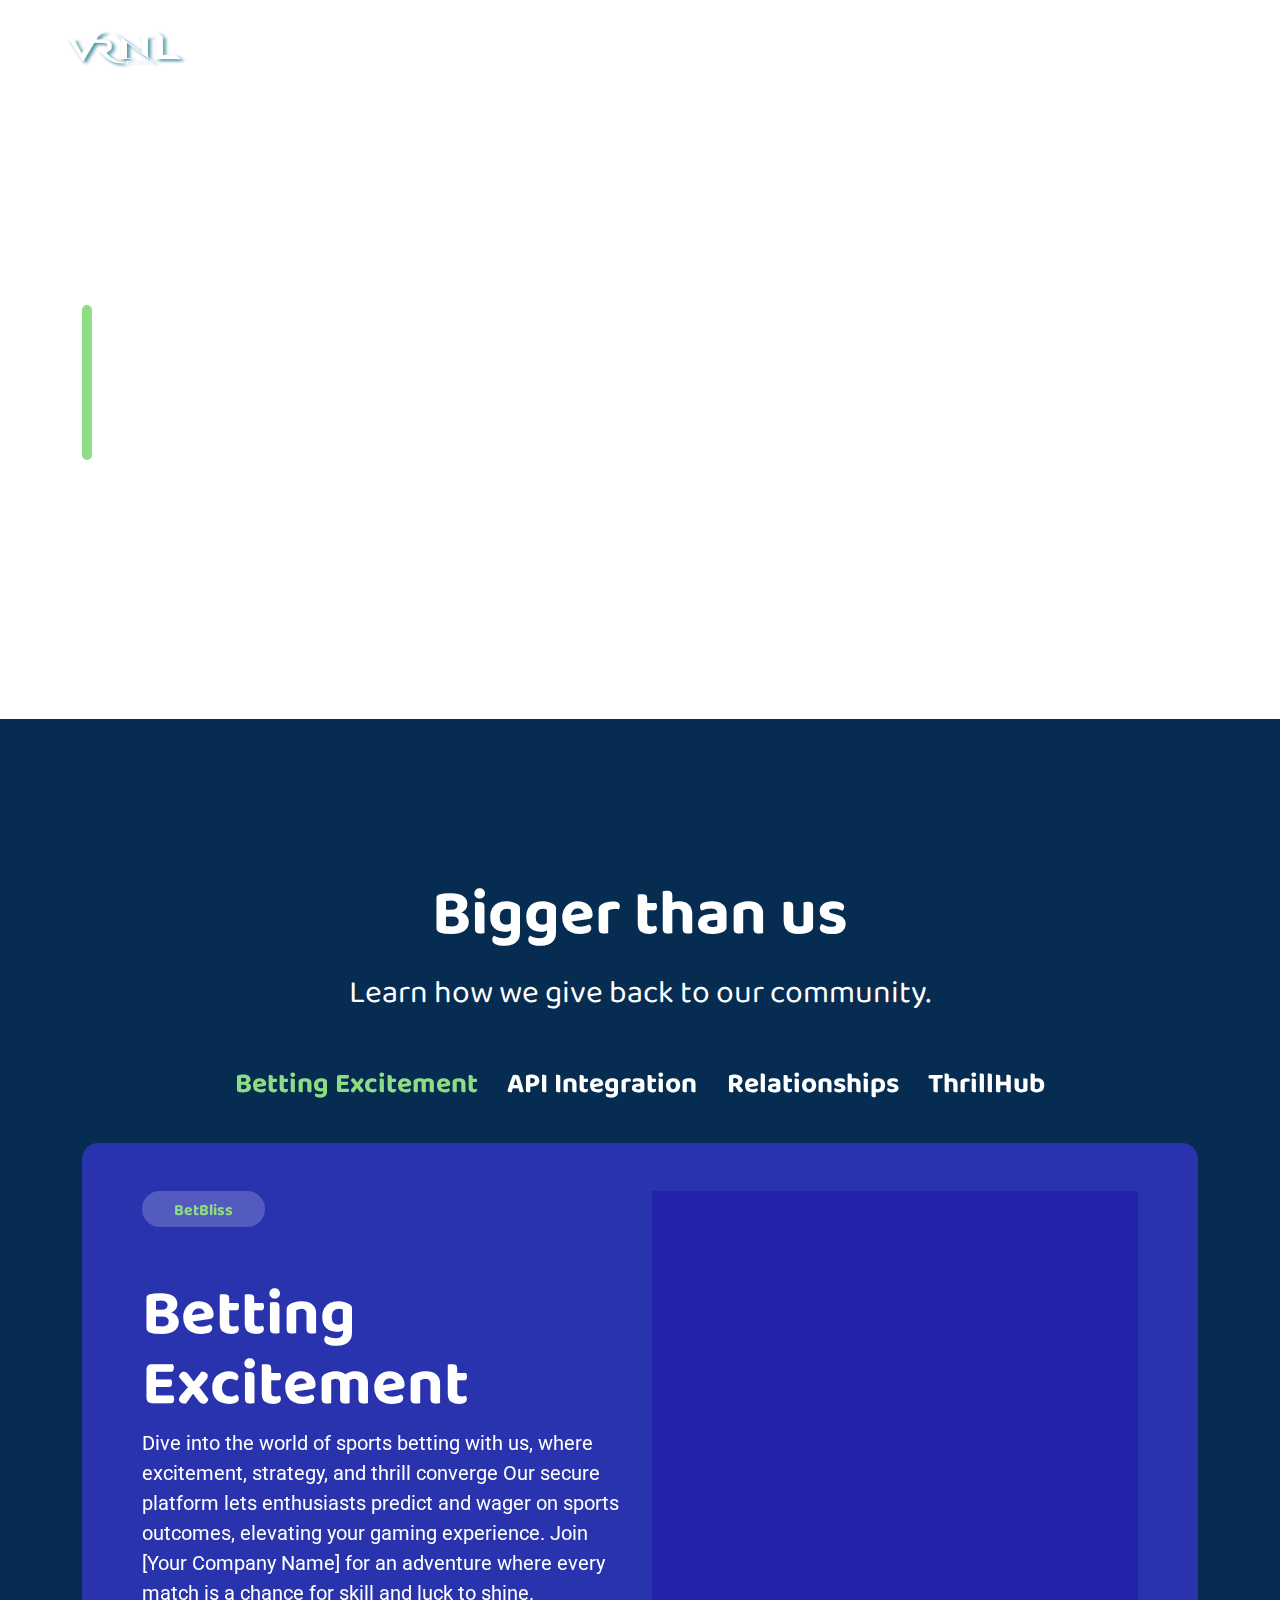
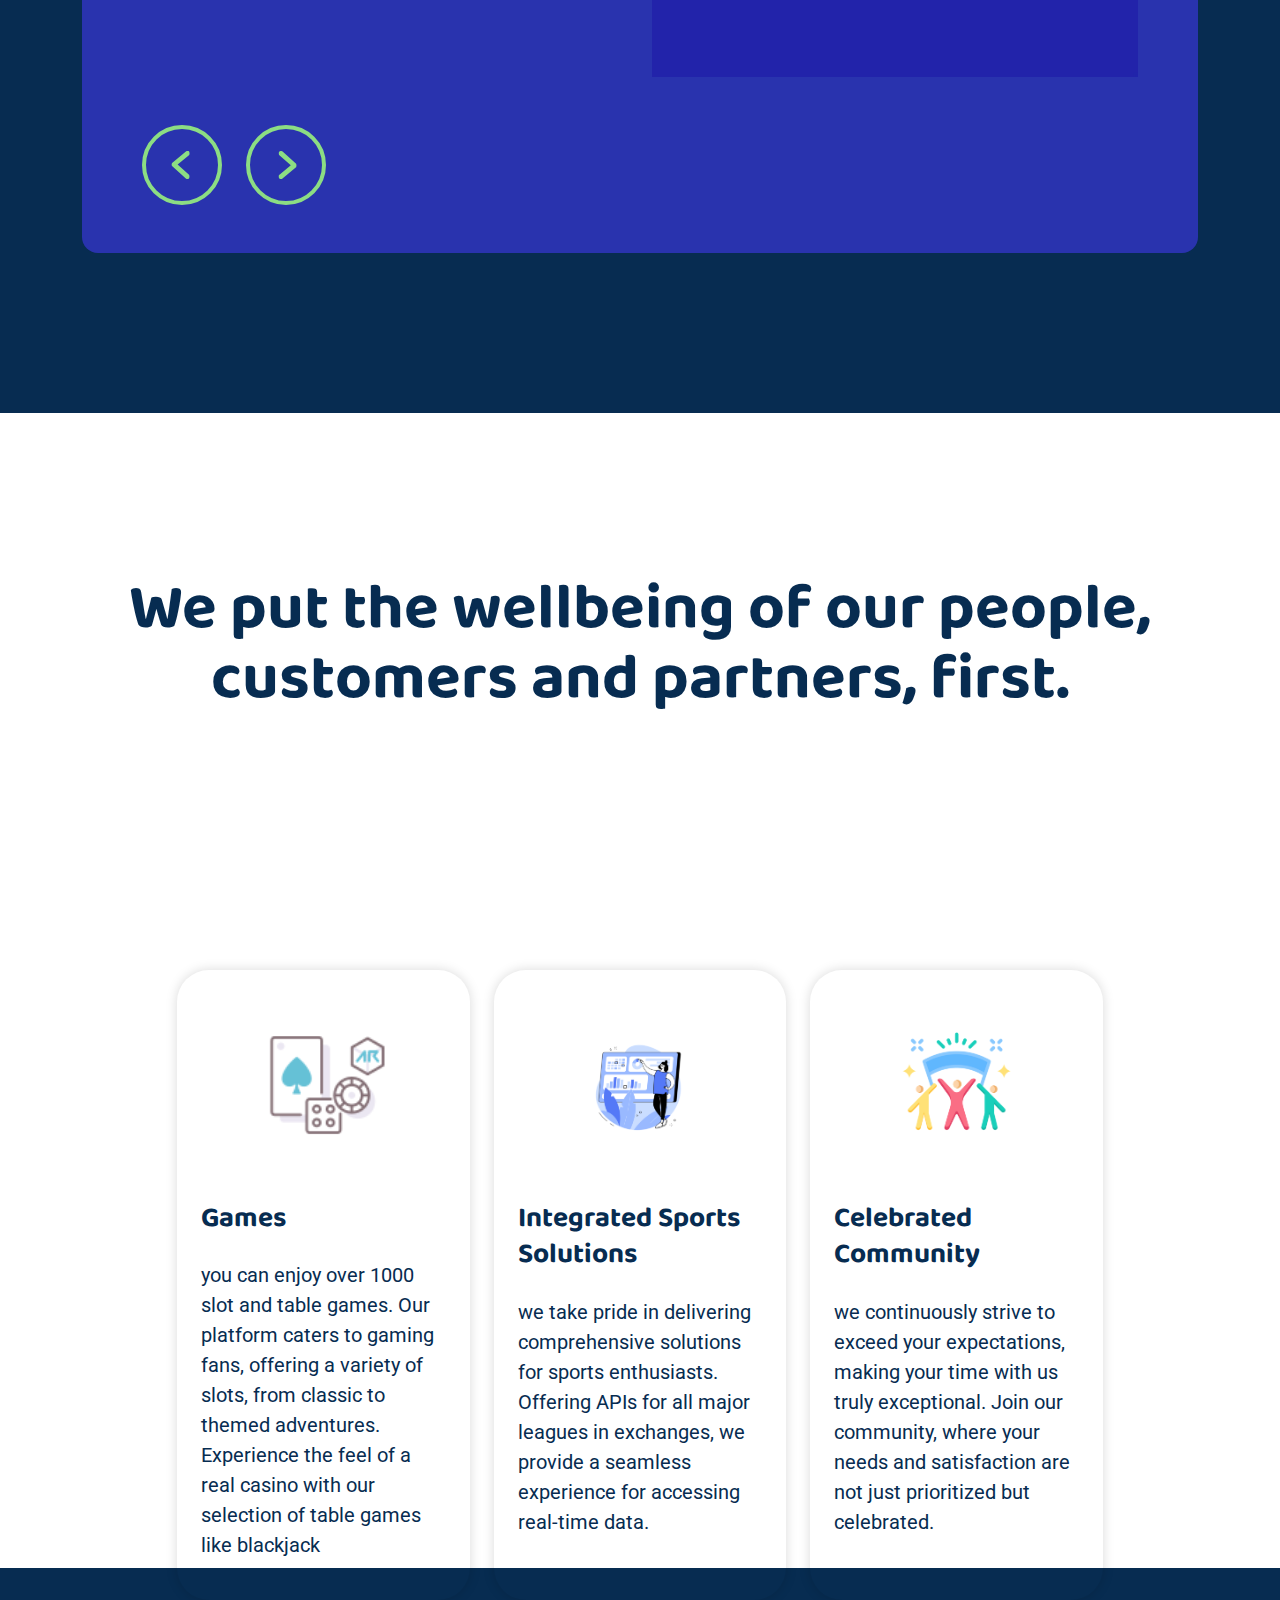
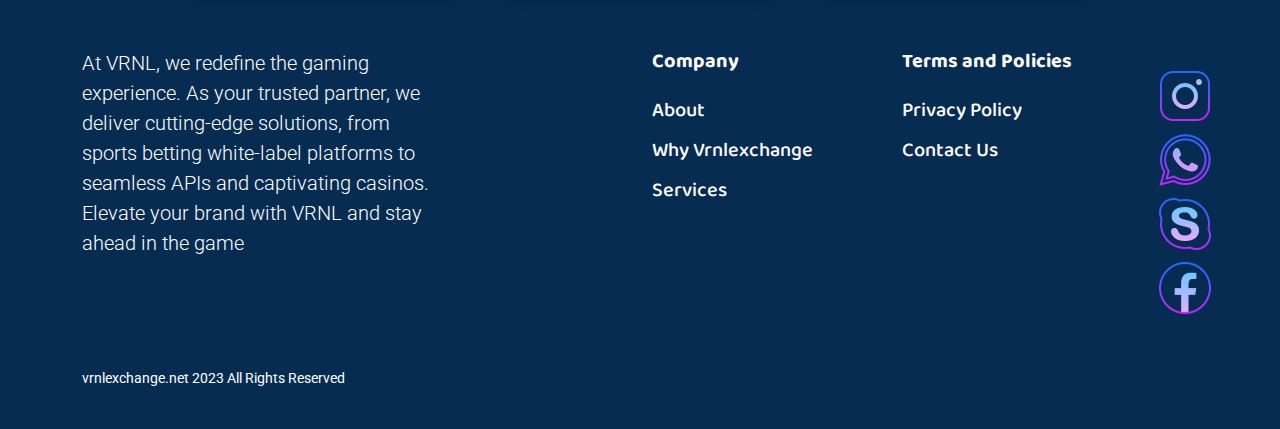
<file: about.html>
<!DOCTYPE html><html lang="en-US"><head>
	<meta charset="UTF-8">
	<meta name="viewport" content="width=device-width, initial-scale=1">	
	<link rel="profile" href="https://gmpg.org/xfn/11">	
	<!-- Google Fonts -->
	<link rel="preconnect" href="https://fonts.googleapis.com">
	<link rel="preconnect" href="https://fonts.gstatic.com" crossorigin="">
	<link href="https://fonts.googleapis.com/css2?family=Baloo+Thambi+2:wght@400;500;700&amp;family=Roboto:wght@300;700&amp;display=swap" rel="stylesheet">

	<!-- / Google Fonts -->	
	<meta name="robots" content="index, follow, max-image-preview:large, max-snippet:-1, max-video-preview:-1">

	<!-- This site is optimized with the Yoast SEO plugin v21.5 - https://yoast.com/wordpress/plugins/seo/ -->
	<title>Elevate Your Experience with Online Sports and Casino Betting</title>
	<meta name="description" content="
  Unlock Unmatched Online Sports and Casino Betting Experiences in India and Bangladesh with Our White-Label Solutions. Explore Our Exchange APIs, Custom Site Services, and Low-Margin Offers on a Reliable Platform, Including Casino Games!">
	
	<meta property="og:locale" content="en_US">
	<meta property="og:type" content="article">
	
	<!-- <meta property="og:description" content="Aristocrat put the wellbeing of our people, customers and partners, first. Learn more about our commitment to corporate social responsibility"> -->

	<meta property="og:site_name" content="VRNL">
	<meta property="article:modified_time" content="2023-10-02T02:07:29+00:00">
	<meta property="og:image" content="images/Sustainabilty-Banner-Desktop-0000000.jpg.webp">
	<meta property="og:image:width" content="1920">
	<meta property="og:image:height" content="1080">
	<meta property="og:image:type" content="image/jpeg">
	<meta name="twitter:card" content="summary_large_image">
	<meta http-equiv="Content-Encoding" content="gzip">
	<!-- / Yoast SEO plugin. -->


<link rel="dns-prefetch" href="//player.vimeo.com">
<link rel="dns-prefetch" href="//cdnjs.cloudflare.com">
<link rel="dns-prefetch" href="//use.fontawesome.com">

<style>
img.wp-smiley,
img.emoji {
	display: inline !important;
	border: none !important;
	box-shadow: none !important;
	height: 1em !important;
	width: 1em !important;
	margin: 0 0.07em !important;
	vertical-align: -0.1em !important;
	background: none !important;
	padding: 0 !important;
  
}
.block_widget_cards-wrapper .card-image {
    max-width: 134px !important;
}
</style>
	<link rel="stylesheet" id="wp-block-library-css" href="css/style.min.css" media="all">
<style id="classic-theme-styles-inline-css">
/*! This file is auto-generated */
.wp-block-button__link{color:#fff;background-color:#32373c;border-radius:9999px;box-shadow:none;text-decoration:none;padding:calc(.667em + 2px) calc(1.333em + 2px);font-size:1.125em}.wp-block-file__button{background:#32373c;color:#fff;text-decoration:none}
</style>
<style id="global-styles-inline-css">
body{--wp--preset--color--black: #000000;--wp--preset--color--cyan-bluish-gray: #abb8c3;--wp--preset--color--white: #ffffff;--wp--preset--color--pale-pink: #f78da7;--wp--preset--color--vivid-red: #cf2e2e;--wp--preset--color--luminous-vivid-orange: #ff6900;--wp--preset--color--luminous-vivid-amber: #fcb900;--wp--preset--color--light-green-cyan: #7bdcb5;--wp--preset--color--vivid-green-cyan: #00d084;--wp--preset--color--pale-cyan-blue: #8ed1fc;--wp--preset--color--vivid-cyan-blue: #0693e3;--wp--preset--color--vivid-purple: #9b51e0;--wp--preset--gradient--vivid-cyan-blue-to-vivid-purple: linear-gradient(135deg,rgba(6,147,227,1) 0%,rgb(155,81,224) 100%);--wp--preset--gradient--light-green-cyan-to-vivid-green-cyan: linear-gradient(135deg,rgb(122,220,180) 0%,rgb(0,208,130) 100%);--wp--preset--gradient--luminous-vivid-amber-to-luminous-vivid-orange: linear-gradient(135deg,rgba(252,185,0,1) 0%,rgba(255,105,0,1) 100%);--wp--preset--gradient--luminous-vivid-orange-to-vivid-red: linear-gradient(135deg,rgba(255,105,0,1) 0%,rgb(207,46,46) 100%);--wp--preset--gradient--very-light-gray-to-cyan-bluish-gray: linear-gradient(135deg,rgb(238,238,238) 0%,rgb(169,184,195) 100%);--wp--preset--gradient--cool-to-warm-spectrum: linear-gradient(135deg,rgb(74,234,220) 0%,rgb(151,120,209) 20%,rgb(207,42,186) 40%,rgb(238,44,130) 60%,rgb(251,105,98) 80%,rgb(254,248,76) 100%);--wp--preset--gradient--blush-light-purple: linear-gradient(135deg,rgb(255,206,236) 0%,rgb(152,150,240) 100%);--wp--preset--gradient--blush-bordeaux: linear-gradient(135deg,rgb(254,205,165) 0%,rgb(254,45,45) 50%,rgb(107,0,62) 100%);--wp--preset--gradient--luminous-dusk: linear-gradient(135deg,rgb(255,203,112) 0%,rgb(199,81,192) 50%,rgb(65,88,208) 100%);--wp--preset--gradient--pale-ocean: linear-gradient(135deg,rgb(255,245,203) 0%,rgb(182,227,212) 50%,rgb(51,167,181) 100%);--wp--preset--gradient--electric-grass: linear-gradient(135deg,rgb(202,248,128) 0%,rgb(113,206,126) 100%);--wp--preset--gradient--midnight: linear-gradient(135deg,rgb(2,3,129) 0%,rgb(40,116,252) 100%);--wp--preset--font-size--small: 13px;--wp--preset--font-size--medium: 20px;--wp--preset--font-size--large: 36px;--wp--preset--font-size--x-large: 42px;--wp--preset--spacing--20: 0.44rem;--wp--preset--spacing--30: 0.67rem;--wp--preset--spacing--40: 1rem;--wp--preset--spacing--50: 1.5rem;--wp--preset--spacing--60: 2.25rem;--wp--preset--spacing--70: 3.38rem;--wp--preset--spacing--80: 5.06rem;--wp--preset--shadow--natural: 6px 6px 9px rgba(0, 0, 0, 0.2);--wp--preset--shadow--deep: 12px 12px 50px rgba(0, 0, 0, 0.4);--wp--preset--shadow--sharp: 6px 6px 0px rgba(0, 0, 0, 0.2);--wp--preset--shadow--outlined: 6px 6px 0px -3px rgba(255, 255, 255, 1), 6px 6px rgba(0, 0, 0, 1);--wp--preset--shadow--crisp: 6px 6px 0px rgba(0, 0, 0, 1);}:where(.is-layout-flex){gap: 0.5em;}:where(.is-layout-grid){gap: 0.5em;}body .is-layout-flow > .alignleft{float: left;margin-inline-start: 0;margin-inline-end: 2em;}body .is-layout-flow > .alignright{float: right;margin-inline-start: 2em;margin-inline-end: 0;}body .is-layout-flow > .aligncenter{margin-left: auto !important;margin-right: auto !important;}body .is-layout-constrained > .alignleft{float: left;margin-inline-start: 0;margin-inline-end: 2em;}body .is-layout-constrained > .alignright{float: right;margin-inline-start: 2em;margin-inline-end: 0;}body .is-layout-constrained > .aligncenter{margin-left: auto !important;margin-right: auto !important;}body .is-layout-constrained > :where(:not(.alignleft):not(.alignright):not(.alignfull)){max-width: var(--wp--style--global--content-size);margin-left: auto !important;margin-right: auto !important;}body .is-layout-constrained > .alignwide{max-width: var(--wp--style--global--wide-size);}body .is-layout-flex{display: flex;}body .is-layout-flex{flex-wrap: wrap;align-items: center;}body .is-layout-flex > *{margin: 0;}body .is-layout-grid{display: grid;}body .is-layout-grid > *{margin: 0;}:where(.wp-block-columns.is-layout-flex){gap: 2em;}:where(.wp-block-columns.is-layout-grid){gap: 2em;}:where(.wp-block-post-template.is-layout-flex){gap: 1.25em;}:where(.wp-block-post-template.is-layout-grid){gap: 1.25em;}.has-black-color{color: var(--wp--preset--color--black) !important;}.has-cyan-bluish-gray-color{color: var(--wp--preset--color--cyan-bluish-gray) !important;}.has-white-color{color: var(--wp--preset--color--white) !important;}.has-pale-pink-color{color: var(--wp--preset--color--pale-pink) !important;}.has-vivid-red-color{color: var(--wp--preset--color--vivid-red) !important;}.has-luminous-vivid-orange-color{color: var(--wp--preset--color--luminous-vivid-orange) !important;}.has-luminous-vivid-amber-color{color: var(--wp--preset--color--luminous-vivid-amber) !important;}.has-light-green-cyan-color{color: var(--wp--preset--color--light-green-cyan) !important;}.has-vivid-green-cyan-color{color: var(--wp--preset--color--vivid-green-cyan) !important;}.has-pale-cyan-blue-color{color: var(--wp--preset--color--pale-cyan-blue) !important;}.has-vivid-cyan-blue-color{color: var(--wp--preset--color--vivid-cyan-blue) !important;}.has-vivid-purple-color{color: var(--wp--preset--color--vivid-purple) !important;}.has-black-background-color{background-color: var(--wp--preset--color--black) !important;}.has-cyan-bluish-gray-background-color{background-color: var(--wp--preset--color--cyan-bluish-gray) !important;}.has-white-background-color{background-color: var(--wp--preset--color--white) !important;}.has-pale-pink-background-color{background-color: var(--wp--preset--color--pale-pink) !important;}.has-vivid-red-background-color{background-color: var(--wp--preset--color--vivid-red) !important;}.has-luminous-vivid-orange-background-color{background-color: var(--wp--preset--color--luminous-vivid-orange) !important;}.has-luminous-vivid-amber-background-color{background-color: var(--wp--preset--color--luminous-vivid-amber) !important;}.has-light-green-cyan-background-color{background-color: var(--wp--preset--color--light-green-cyan) !important;}.has-vivid-green-cyan-background-color{background-color: var(--wp--preset--color--vivid-green-cyan) !important;}.has-pale-cyan-blue-background-color{background-color: var(--wp--preset--color--pale-cyan-blue) !important;}.has-vivid-cyan-blue-background-color{background-color: var(--wp--preset--color--vivid-cyan-blue) !important;}.has-vivid-purple-background-color{background-color: var(--wp--preset--color--vivid-purple) !important;}.has-black-border-color{border-color: var(--wp--preset--color--black) !important;}.has-cyan-bluish-gray-border-color{border-color: var(--wp--preset--color--cyan-bluish-gray) !important;}.has-white-border-color{border-color: var(--wp--preset--color--white) !important;}.has-pale-pink-border-color{border-color: var(--wp--preset--color--pale-pink) !important;}.has-vivid-red-border-color{border-color: var(--wp--preset--color--vivid-red) !important;}.has-luminous-vivid-orange-border-color{border-color: var(--wp--preset--color--luminous-vivid-orange) !important;}.has-luminous-vivid-amber-border-color{border-color: var(--wp--preset--color--luminous-vivid-amber) !important;}.has-light-green-cyan-border-color{border-color: var(--wp--preset--color--light-green-cyan) !important;}.has-vivid-green-cyan-border-color{border-color: var(--wp--preset--color--vivid-green-cyan) !important;}.has-pale-cyan-blue-border-color{border-color: var(--wp--preset--color--pale-cyan-blue) !important;}.has-vivid-cyan-blue-border-color{border-color: var(--wp--preset--color--vivid-cyan-blue) !important;}.has-vivid-purple-border-color{border-color: var(--wp--preset--color--vivid-purple) !important;}.has-vivid-cyan-blue-to-vivid-purple-gradient-background{background: var(--wp--preset--gradient--vivid-cyan-blue-to-vivid-purple) !important;}.has-light-green-cyan-to-vivid-green-cyan-gradient-background{background: var(--wp--preset--gradient--light-green-cyan-to-vivid-green-cyan) !important;}.has-luminous-vivid-amber-to-luminous-vivid-orange-gradient-background{background: var(--wp--preset--gradient--luminous-vivid-amber-to-luminous-vivid-orange) !important;}.has-luminous-vivid-orange-to-vivid-red-gradient-background{background: var(--wp--preset--gradient--luminous-vivid-orange-to-vivid-red) !important;}.has-very-light-gray-to-cyan-bluish-gray-gradient-background{background: var(--wp--preset--gradient--very-light-gray-to-cyan-bluish-gray) !important;}.has-cool-to-warm-spectrum-gradient-background{background: var(--wp--preset--gradient--cool-to-warm-spectrum) !important;}.has-blush-light-purple-gradient-background{background: var(--wp--preset--gradient--blush-light-purple) !important;}.has-blush-bordeaux-gradient-background{background: var(--wp--preset--gradient--blush-bordeaux) !important;}.has-luminous-dusk-gradient-background{background: var(--wp--preset--gradient--luminous-dusk) !important;}.has-pale-ocean-gradient-background{background: var(--wp--preset--gradient--pale-ocean) !important;}.has-electric-grass-gradient-background{background: var(--wp--preset--gradient--electric-grass) !important;}.has-midnight-gradient-background{background: var(--wp--preset--gradient--midnight) !important;}.has-small-font-size{font-size: var(--wp--preset--font-size--small) !important;}.has-medium-font-size{font-size: var(--wp--preset--font-size--medium) !important;}.has-large-font-size{font-size: var(--wp--preset--font-size--large) !important;}.has-x-large-font-size{font-size: var(--wp--preset--font-size--x-large) !important;}
.wp-block-navigation a:where(:not(.wp-element-button)){color: inherit;}
:where(.wp-block-post-template.is-layout-flex){gap: 1.25em;}:where(.wp-block-post-template.is-layout-grid){gap: 1.25em;}
:where(.wp-block-columns.is-layout-flex){gap: 2em;}:where(.wp-block-columns.is-layout-grid){gap: 2em;}
.wp-block-pullquote{font-size: 1.5em;line-height: 1.6;}
</style>
<link rel="stylesheet" id="contact-form-7-css" href="css/styles.css" media="all">
<link rel="stylesheet" id="theme-style-css" href="css/bundle.css" media="all">
<link rel="stylesheet" id="font-awesome-official-css" href="css/all.css" media="all" crossorigin="anonymous">
<link rel="stylesheet" id="moove_gdpr_frontend-css" href="css/gdpr-main-nf.css" media="all">
<style id="moove_gdpr_frontend-inline-css">
				#moove_gdpr_cookie_modal .moove-gdpr-modal-content .moove-gdpr-tab-main h3.tab-title, 
				#moove_gdpr_cookie_modal .moove-gdpr-modal-content .moove-gdpr-tab-main span.tab-title,
				#moove_gdpr_cookie_modal .moove-gdpr-modal-content .moove-gdpr-modal-left-content #moove-gdpr-menu li a, 
				#moove_gdpr_cookie_modal .moove-gdpr-modal-content .moove-gdpr-modal-left-content #moove-gdpr-menu li button,
				#moove_gdpr_cookie_modal .moove-gdpr-modal-content .moove-gdpr-modal-left-content .moove-gdpr-branding-cnt a,
				#moove_gdpr_cookie_modal .moove-gdpr-modal-content .moove-gdpr-modal-footer-content .moove-gdpr-button-holder a.mgbutton, 
				#moove_gdpr_cookie_modal .moove-gdpr-modal-content .moove-gdpr-modal-footer-content .moove-gdpr-button-holder button.mgbutton,
				#moove_gdpr_cookie_modal .cookie-switch .cookie-slider:after, 
				#moove_gdpr_cookie_modal .cookie-switch .slider:after, 
				#moove_gdpr_cookie_modal .switch .cookie-slider:after, 
				#moove_gdpr_cookie_modal .switch .slider:after,
				#moove_gdpr_cookie_info_bar .moove-gdpr-info-bar-container .moove-gdpr-info-bar-content p, 
				#moove_gdpr_cookie_info_bar .moove-gdpr-info-bar-container .moove-gdpr-info-bar-content p a,
				#moove_gdpr_cookie_info_bar .moove-gdpr-info-bar-container .moove-gdpr-info-bar-content a.mgbutton, 
				#moove_gdpr_cookie_info_bar .moove-gdpr-info-bar-container .moove-gdpr-info-bar-content button.mgbutton,
				#moove_gdpr_cookie_modal .moove-gdpr-modal-content .moove-gdpr-tab-main .moove-gdpr-tab-main-content h1, 
				#moove_gdpr_cookie_modal .moove-gdpr-modal-content .moove-gdpr-tab-main .moove-gdpr-tab-main-content h2, 
				#moove_gdpr_cookie_modal .moove-gdpr-modal-content .moove-gdpr-tab-main .moove-gdpr-tab-main-content h3, 
				#moove_gdpr_cookie_modal .moove-gdpr-modal-content .moove-gdpr-tab-main .moove-gdpr-tab-main-content h4, 
				#moove_gdpr_cookie_modal .moove-gdpr-modal-content .moove-gdpr-tab-main .moove-gdpr-tab-main-content h5, 
				#moove_gdpr_cookie_modal .moove-gdpr-modal-content .moove-gdpr-tab-main .moove-gdpr-tab-main-content h6,
				#moove_gdpr_cookie_modal .moove-gdpr-modal-content.moove_gdpr_modal_theme_v2 .moove-gdpr-modal-title .tab-title,
				#moove_gdpr_cookie_modal .moove-gdpr-modal-content.moove_gdpr_modal_theme_v2 .moove-gdpr-tab-main h3.tab-title, 
				#moove_gdpr_cookie_modal .moove-gdpr-modal-content.moove_gdpr_modal_theme_v2 .moove-gdpr-tab-main span.tab-title,
				#moove_gdpr_cookie_modal .moove-gdpr-modal-content.moove_gdpr_modal_theme_v2 .moove-gdpr-branding-cnt a {
				 	font-weight: inherit				}
			#moove_gdpr_cookie_modal,#moove_gdpr_cookie_info_bar,.gdpr_cookie_settings_shortcode_content{font-family:inherit}#moove_gdpr_save_popup_settings_button{background-color:#373737;color:#fff}#moove_gdpr_save_popup_settings_button:hover{background-color:#000}#moove_gdpr_cookie_info_bar .moove-gdpr-info-bar-container .moove-gdpr-info-bar-content a.mgbutton,#moove_gdpr_cookie_info_bar .moove-gdpr-info-bar-container .moove-gdpr-info-bar-content button.mgbutton{background-color:#1f20aa}#moove_gdpr_cookie_modal .moove-gdpr-modal-content .moove-gdpr-modal-footer-content .moove-gdpr-button-holder a.mgbutton,#moove_gdpr_cookie_modal .moove-gdpr-modal-content .moove-gdpr-modal-footer-content .moove-gdpr-button-holder button.mgbutton,.gdpr_cookie_settings_shortcode_content .gdpr-shr-button.button-green{background-color:#1f20aa;border-color:#1f20aa}#moove_gdpr_cookie_modal .moove-gdpr-modal-content .moove-gdpr-modal-footer-content .moove-gdpr-button-holder a.mgbutton:hover,#moove_gdpr_cookie_modal .moove-gdpr-modal-content .moove-gdpr-modal-footer-content .moove-gdpr-button-holder button.mgbutton:hover,.gdpr_cookie_settings_shortcode_content .gdpr-shr-button.button-green:hover{background-color:#fff;color:#1f20aa}#moove_gdpr_cookie_modal .moove-gdpr-modal-content .moove-gdpr-modal-close i,#moove_gdpr_cookie_modal .moove-gdpr-modal-content .moove-gdpr-modal-close span.gdpr-icon{background-color:#1f20aa;border:1px solid #1f20aa}#moove_gdpr_cookie_info_bar span.change-settings-button.focus-g,#moove_gdpr_cookie_info_bar span.change-settings-button:focus,#moove_gdpr_cookie_info_bar button.change-settings-button.focus-g,#moove_gdpr_cookie_info_bar button.change-settings-button:focus{-webkit-box-shadow:0 0 1px 3px #1f20aa;-moz-box-shadow:0 0 1px 3px #1f20aa;box-shadow:0 0 1px 3px #1f20aa}#moove_gdpr_cookie_modal .moove-gdpr-modal-content .moove-gdpr-modal-close i:hover,#moove_gdpr_cookie_modal .moove-gdpr-modal-content .moove-gdpr-modal-close span.gdpr-icon:hover,#moove_gdpr_cookie_info_bar span[data-href]>u.change-settings-button{color:#1f20aa}#moove_gdpr_cookie_modal .moove-gdpr-modal-content .moove-gdpr-modal-left-content #moove-gdpr-menu li.menu-item-selected a span.gdpr-icon,#moove_gdpr_cookie_modal .moove-gdpr-modal-content .moove-gdpr-modal-left-content #moove-gdpr-menu li.menu-item-selected button span.gdpr-icon{color:inherit}#moove_gdpr_cookie_modal .moove-gdpr-modal-content .moove-gdpr-modal-left-content #moove-gdpr-menu li a span.gdpr-icon,#moove_gdpr_cookie_modal .moove-gdpr-modal-content .moove-gdpr-modal-left-content #moove-gdpr-menu li button span.gdpr-icon{color:inherit}#moove_gdpr_cookie_modal .gdpr-acc-link{line-height:0;font-size:0;color:transparent;position:absolute}#moove_gdpr_cookie_modal .moove-gdpr-modal-content .moove-gdpr-modal-close:hover i,#moove_gdpr_cookie_modal .moove-gdpr-modal-content .moove-gdpr-modal-left-content #moove-gdpr-menu li a,#moove_gdpr_cookie_modal .moove-gdpr-modal-content .moove-gdpr-modal-left-content #moove-gdpr-menu li button,#moove_gdpr_cookie_modal .moove-gdpr-modal-content .moove-gdpr-modal-left-content #moove-gdpr-menu li button i,#moove_gdpr_cookie_modal .moove-gdpr-modal-content .moove-gdpr-modal-left-content #moove-gdpr-menu li a i,#moove_gdpr_cookie_modal .moove-gdpr-modal-content .moove-gdpr-tab-main .moove-gdpr-tab-main-content a:hover,#moove_gdpr_cookie_info_bar.moove-gdpr-dark-scheme .moove-gdpr-info-bar-container .moove-gdpr-info-bar-content a.mgbutton:hover,#moove_gdpr_cookie_info_bar.moove-gdpr-dark-scheme .moove-gdpr-info-bar-container .moove-gdpr-info-bar-content button.mgbutton:hover,#moove_gdpr_cookie_info_bar.moove-gdpr-dark-scheme .moove-gdpr-info-bar-container .moove-gdpr-info-bar-content a:hover,#moove_gdpr_cookie_info_bar.moove-gdpr-dark-scheme .moove-gdpr-info-bar-container .moove-gdpr-info-bar-content button:hover,#moove_gdpr_cookie_info_bar.moove-gdpr-dark-scheme .moove-gdpr-info-bar-container .moove-gdpr-info-bar-content span.change-settings-button:hover,#moove_gdpr_cookie_info_bar.moove-gdpr-dark-scheme .moove-gdpr-info-bar-container .moove-gdpr-info-bar-content button.change-settings-button:hover,#moove_gdpr_cookie_info_bar.moove-gdpr-dark-scheme .moove-gdpr-info-bar-container .moove-gdpr-info-bar-content u.change-settings-button:hover,#moove_gdpr_cookie_info_bar span[data-href]>u.change-settings-button,#moove_gdpr_cookie_info_bar.moove-gdpr-dark-scheme .moove-gdpr-info-bar-container .moove-gdpr-info-bar-content a.mgbutton.focus-g,#moove_gdpr_cookie_info_bar.moove-gdpr-dark-scheme .moove-gdpr-info-bar-container .moove-gdpr-info-bar-content button.mgbutton.focus-g,#moove_gdpr_cookie_info_bar.moove-gdpr-dark-scheme .moove-gdpr-info-bar-container .moove-gdpr-info-bar-content a.focus-g,#moove_gdpr_cookie_info_bar.moove-gdpr-dark-scheme .moove-gdpr-info-bar-container .moove-gdpr-info-bar-content button.focus-g,#moove_gdpr_cookie_info_bar.moove-gdpr-dark-scheme .moove-gdpr-info-bar-container .moove-gdpr-info-bar-content a.mgbutton:focus,#moove_gdpr_cookie_info_bar.moove-gdpr-dark-scheme .moove-gdpr-info-bar-container .moove-gdpr-info-bar-content button.mgbutton:focus,#moove_gdpr_cookie_info_bar.moove-gdpr-dark-scheme .moove-gdpr-info-bar-container .moove-gdpr-info-bar-content a:focus,#moove_gdpr_cookie_info_bar.moove-gdpr-dark-scheme .moove-gdpr-info-bar-container .moove-gdpr-info-bar-content button:focus,#moove_gdpr_cookie_info_bar.moove-gdpr-dark-scheme .moove-gdpr-info-bar-container .moove-gdpr-info-bar-content span.change-settings-button.focus-g,span.change-settings-button:focus,button.change-settings-button.focus-g,button.change-settings-button:focus,#moove_gdpr_cookie_info_bar.moove-gdpr-dark-scheme .moove-gdpr-info-bar-container .moove-gdpr-info-bar-content u.change-settings-button.focus-g,#moove_gdpr_cookie_info_bar.moove-gdpr-dark-scheme .moove-gdpr-info-bar-container .moove-gdpr-info-bar-content u.change-settings-button:focus{color:#1f20aa}#moove_gdpr_cookie_modal.gdpr_lightbox-hide{display:none}
</style>
<link rel="stylesheet" id="font-awesome-official-v4shim-css" href="css/v4-shims.css" media="all" crossorigin="anonymous">
<script src="js/jquery.min.js" id="jquery-core-js"></script>
<script src="js/jquery-migrate.min.js" id="jquery-migrate-js"></script>

<meta name="generator" content="WordPress 6.3.2">



<link rel="icon" href="images/cropped-Favicon-logo-1-32x32.png.webp" sizes="32x32">
<link rel="icon" href="images/cropped-Favicon-logo-1-192x192.png.webp" sizes="192x192">
<link rel="apple-touch-icon" href="images/cropped-Favicon-logo-1-180x180.png.webp">
<meta name="msapplication-TileImage" content="https://s25652.pcdn.co/wp-content/uploads/2021/11/cropped-Favicon-logo-1-270x270.png.webp">
<script src="js/wp-emoji-release.min.js" defer=""></script></head>

<body class="page-template-default page page-id-14 page-sustainability no-js">

<div id="page-load"></div>

<div class="site-wrap">

<a class="visually-hidden-focusable" href="#content">Skip to content</a>

<header class="navbar navbar-fixed navbar-hs">

  <div class="navbar-content d-flex">

    <div class="logo-wrapper">
      <a href="/index.html" class="site-logo">
        <img src="images/logo VRNL.webp" style=" width: 126px; 
        height: 40px;">
      </a>
    </div>

    <div class="nav-wrapper">
      <nav>
        <div class="nav-toggler">
          <h3 class="visually-hidden">Site Main Navigation</h3>
          <span></span>
          <span></span>
          <span></span>
        </div>
        <div class="nav-dropdown">
          <div class="menu">
            <ul id="primary-menu" class="menu">
              <li id="menu-item-20" class="menu-item menu-item-type-post_type menu-item-object-page menu-item-20"><a
                  href="index.html">Home</a></li>
                  <li id="menu-item-20" class="menu-item menu-item-type-post_type menu-item-object-page menu-item-20"><a
                    href="about.html">About Us</a></li>
              <li id="menu-item-519" class="menu-item menu-item-type-post_type menu-item-object-page menu-item-519">
                <a href="why.html">Why Vrnlexchange</a></li>
              <li id="menu-item-19" class="menu-item menu-item-type-post_type menu-item-object-page menu-item-19"><a
                  href="serv.html">Services</a></li>



            </ul>
          </div>
        </div>
      </nav>
    </div>



  </div>

</header>
<main id="primary" class="site-main">


    <h1 class="visually-hidden">Sustainability</h1>
<section class="block_hero_video-wrapper has-video-mobile ">



  <div class="block-shared-hero-video-container video-mobile d-lg-none">
    
    <div class="block-shared-hero-video-content">

      <div class="container-lg">
        
        <div class="row">
          
          <div class="col-12">                                  
                        
            
            
            <div class="play-hide">

                      
                              
                 
                  
                  
                                                           
                    <div class="content-layout-item block_hero-header">
                      <h2>About-US</h2>
                    </div>


                  

                 
                  
                  
                                      
                                        <div class="content-layout-item block_hero-subheading">
                      <span style="background:#8cdd83!important;"></span>
                      <h4>The Biggest Platform For Providing Online sports and Casino Betting whitelable .We offer exch API along with our custom site services for India and Bangladesh with low margins and on a reliable platform, which include casino.</h4>
                    </div>
                                      
                  
                  

                               
              
              
            </div><!-- /.play-hide -->


             



          </div><!-- /.col -->

        </div><!-- /.row -->

      </div><!-- /.container-lg -->

    </div><!-- /.block_hero_video-container -->


    
                              

    <!-- <div class="play-hide block-hero-btn">

      <a class="btn btn-secondary" href="https://s25652.pcdn.co/wp-content/uploads/2022/12/Aristocrat-Sustainability-2022.pdf" target="_blank">
            
        FOR MORE
      </a>

    </div> -->

    

    
                        
      <div class="vimeo-iframe-wrapper">

        <iframe src="https://player.vimeo.com/video/776065862?controls=0&amp;loop=1&amp;background=1" frameborder="0" allow="autoplay; fullscreen" allowfullscreen="" title="Sustainabilty Banner Mobile"></iframe>        
      
      </div>
      <!-- /.vimeo-iframe-wrapper mobile -->
    
      


  </div><!-- /.block-shared-hero-video-container .video-mobile -->



  <div class="block-shared-hero-video-container video-desktop d-none d-lg-block">
    
    <div class="block-shared-hero-video-content">

      <div class="container-lg">
        
        <div class="row">
          
          <div class="col-lg-7 col-xl-6">                                  
                        
            
            
            <div class="play-hide">

                      
                              
                 
                  
                  
                                                           
                    <div class="content-layout-item block_hero-header">
                      <h2>About-Us</h2>
                    </div>


                  

                 
                  
                  
                                      <div class="content-layout-item block_hero-subheading">
                      <span style="background:#8cdd83!important;"></span>
                      <h4>The Biggest Platform For Providing Online sports and Casino Betting whitelable .We offer exch API along with our custom site services for India and Bangladesh with low margins and on a reliable platform, which include casino.</h4>
                    </div>
                  
                  
                  

                               
              
              
            </div><!-- /.play-hide -->



                                      

            <!-- <div class="play-hide">

              <a class="btn btn-secondary mt-4" href="https://s25652.pcdn.co/wp-content/uploads/2022/12/Aristocrat-Sustainability-2022.pdf" target="_blank">
                
                FOR MORE
              </a>

            </div> -->

            

            


          </div><!-- /.col -->

        </div><!-- /.row -->

      </div><!-- /.container-lg -->

    </div><!-- /.block_hero_video-container -->


    
            

      <div class="vimeo-iframe-wrapper">
        
        <iframe src="https://player.vimeo.com/video/776065814?controls=0&amp;loop=1?autopause=1&amp;background=1" frameborder="0" allow="autoplay; fullscreen" allowfullscreen="" title="Sustainabilty Banner Desktop.mov"></iframe>

      </div>
      <!-- /.vimeo-iframe-wrapper -->
              
      


  </div><!-- /.block-shared-hero-video-container .video-desktop -->



</section><!-- block_hero_video-wrapper -->



<section class="block_tabs_slider-wrapper section darker-theme ">

  <div class="container-lg">
  
    
    
	<div class="block_header text-center mb-5">
	  
	  <h2 class="display-3 mb-0" id="">Bigger than us</h2>
	  
	  	  	
	  	<h3 class="h2 fw-normal mt-4 mb-0" style="text-align: center;">Learn how we give back to our community.</h3>

	   

	</div><!-- /block_header -->

  
 
    
        <!-- Slider main container -->
    <div class="block_tabs_slider">
                
      
      <!-- Pagination tabs -->     
      <div class="swiper-pagination block_tabs_slider-pagination d-none d-lg-flex"></div>

      
      <!-- Additional required wrapper -->
      <div class="swiper-wrapper">
        
        
        <!-- Slides -->
        <div class="swiper-slide  " data-name="Betting Excitement" style="background:#2933ae;
              ">        
          
      
          

          <div class="swiper-slide-content">
            
            <div class="container-lg">
              
              <div class="row">
                
                <div class="col-12 col-lg-7 col-xl-6">
                
                  
                    
                    <p class="h3 subheading">BetBliss</p>

                     

                  
                    
                    <h3 class="header display-3">
                      Betting Excitement
                      
                      
                      
                      
                      
                      </h3>

                     

                  
                    
                    <p>Dive into the world of sports betting with us, where excitement, strategy, and thrill converge Our secure platform lets enthusiasts predict and wager on sports outcomes, elevating your gaming experience. Join [Your Company Name] for an adventure where every match is a chance for skill and luck to shine.</p>


                    
                                            

                    <!-- <div class="mt-xl-4">

                      <a class="btn btn-secondary" href="https://www.aristocrat.com/responsible-gameplay/" target="_self">
                        
                        LEARN MORE
                      </a>

                    </div> -->

                   
                
                </div>


                

                
                
                
                  
                  <div class="slide-media-video col-12 col-lg-5 col-xl-6 d-flex align-items-lg-center justify-content-lg-center">
                                    
                      <video loop="" muted="" playsinline="" autoplay="">
                                
                        <source src="media/responsible-gameplay.mp4" type="video/mp4">
                      
                      </video>                      
                    
                  </div><!-- /.slide-media-video -->

                  
              </div><!-- /.row-->

            </div><!-- /.container-lg -->

          </div><!-- /.swiper-slide-content -->
        
        </div><!-- /.swiper-slide -->
        
        <!-- Slides -->
        <div class="swiper-slide  " data-name="API Integration" style="background:#2933ae;
              ">        
          
      
          

          <div class="swiper-slide-content">
            
            <div class="container-lg">
              
              <div class="row">
                
                <div class="col-12 col-lg-7 col-xl-6">
                
                  
                    
                    <p class="h3 subheading">ConnectEase</p>

                     

                  
                    
                    <h3 class="header display-3">API Integration</h3>

                     

                  
                    
                    <p>Our services excel through effortless API integration, seamlessly connecting your chosen platform to your business units. This ensures a smooth flow of information and operations, enhancing overall efficiency.</p>


                    
                   
                
                </div>


                

                
                
                
                  
                  <div class="slide-media-video col-12 col-lg-5 col-xl-6 d-flex align-items-lg-center justify-content-lg-center">
                                    
                      <video loop="" muted="" playsinline="" autoplay="">
                                
                        <source src="media/talent-inclusion.mp4" type="video/mp4">
                      
                      </video>                      
                    
                  </div><!-- /.slide-media-video -->

                  
              </div><!-- /.row-->

            </div><!-- /.container-lg -->

          </div><!-- /.swiper-slide-content -->
        
        </div><!-- /.swiper-slide -->
        
        <!-- Slides -->
        <div class="swiper-slide  " data-name="Relationships " style="background:#2933ae;
              ">        
          
      
          

          <div class="swiper-slide-content">
            
            <div class="container-lg">
              
              <div class="row">
                
                <div class="col-12 col-lg-7 col-xl-6">
                
                  
                    
                    <p class="h3 subheading">clients</p>

                     

                  
                    
                    <h3 class="header display-3"> Relationships Matter</h3>

                     

                  
                    
                    <p>
                      We're a close-knit family, valuing Expertise and Building Relationships. Every member's thoughts and contributions matter. Our seasoned experts, including well-known figures in the sports community, generously share their wealth of knowledge and experience with our clients. give the two word heading for this</p>


                    
                   
                
                </div>


                

                
                
                
                  
                  <div class="slide-media-video col-12 col-lg-5 col-xl-6 d-flex align-items-lg-center justify-content-lg-center">
                                    
                      <video loop="" muted="" playsinline="" autoplay="">
                                
                        <source src="media/climate-action.mp4" type="video/mp4">
                      
                      </video>                      
                    
                  </div><!-- /.slide-media-video -->

                  
              </div><!-- /.row-->

            </div><!-- /.container-lg -->

          </div><!-- /.swiper-slide-content -->
        
        </div><!-- /.swiper-slide -->
        
        <!-- Slides -->
        <div class="swiper-slide  " data-name="ThrillHub" style="background:#2933ae;
              ">        
          
      
          

          <div class="swiper-slide-content">
            
            <div class="container-lg">
              
              <div class="row">
                
                <div class="col-12 col-lg-7 col-xl-6">
                
                  
                    
                    <p class="h3 subheading">Games</p>

                     

                  
                    
                    <h3 class="header display-3">Exciting Gaming</h3>

                     

                  
                    
                    <p>Secure and Seamless for Everyone. Our journey began with a simple idea - to create a platform that's secure and thrilling for all players, whether seasoned or new.</p>


                    
                   
                
                </div>


                

                
                
                
                  
                  <div class="slide-media-video col-12 col-lg-5 col-xl-6 d-flex align-items-lg-center justify-content-lg-center">
                                    
                      <video loop="" muted="" playsinline="" autoplay="">
                                
                        <source src="media/community.mp4" type="video/mp4">
                      
                      </video>                      
                    
                  </div><!-- /.slide-media-video -->

                  
              </div><!-- /.row-->

            </div><!-- /.container-lg -->

          </div><!-- /.swiper-slide-content -->
        
        </div><!-- /.swiper-slide -->
        
      </div><!-- /.swiper-wrapper -->


      <div class="swiper-navigation-wrapper" style="">

        <div class="container-lg">
      
          <div class="swiper-navigation">
          
            <div class="swiper-circle swiper-circle-prev d-flex">
                <svg height="80" width="80">
                <circle class="circle" cx="40" cy="40" r="38" stroke="#8cdd83" stroke-width="4" fill-opacity="0"></circle>
              </svg>
              <div class="swiper-button-prev block_tabs_slider-button-prev"><svg xmlns="http://www.w3.org/2000/svg" viewBox="0 0 38 58"><path d="M33 58a5 5 0 0 1-3.33-1.27l-28-25a5 5 0 0 1 .16-7.59l28-23a5 5 0 1 1 6.34 7.72l-23.49 19.3 23.65 21.11A5 5 0 0 1 33 58Z" style="fill:unset"></path></svg></div>
            </div>

            <div class="swiper-circle swiper-circle-next d-flex">
              <svg height="80" width="80">
                <circle class="circle" cx="40" cy="40" r="38" stroke="#8cdd83" stroke-width="4" fill-opacity="0"></circle>
              </svg>  
              <div class="swiper-button-next block_tabs_slider-button-next"><svg xmlns="http://www.w3.org/2000/svg" viewBox="0 0 38 58" style="enable-background:new 0 0 38 58" xml:space="preserve"><path d="M5.2-.1c1.2 0 2.4.5 3.3 1.3l28 25c2.1 1.8 2.2 5 .4 7.1-.2.2-.4.4-.6.5l-28 23c-2.1 1.8-5.2 1.7-7.1-.4s-1.7-5.2.4-7.1c.2-.1.3-.2.4-.3l23.5-19.3L1.8 8.6c-2.1-1.8-2.2-5-.4-7.1 1-1 2.4-1.6 3.8-1.6z"></path></svg></div>
            </div>

          </div><!-- /.swiper-navigation -->

        </div>

      </div><!-- /.swiper-navigation-wrapper -->      

    </div><!-- /.block_tabs_slider -->
    
  </div><!-- /.container-fluid -->

</section><!-- /.block_tabs_slider-wrapper -->


<style type="text/css">
  .swiper-pagination-bullet-active, .swiper-pagination-bullet:hover, .subheading { color:#8cdd83!important; }
  .swiper-button-prev, .swiper-button-next{ fill:#8cdd83!important; }
</style>






<section class="block_widget_cards-wrapper section ">

  <div class="container-lg">


    
	<div class="block_header text-center mb-5">
	  
	  <h2 class="display-3 mb-0" id="">We put the wellbeing of our people, customers and partners, first.</h2>
	  
	   

	</div><!-- /block_header -->

   
    
        <div class="row justify-content-center">
      
      <div class="col-12 col-lg-12 col-xl-10 col-xxl-9">
        
        <div class="row">
            
                    <div class="col-12 col-md-6 col-lg-4 my-2">

            <div class="widget-card h-100 px-4 anim-fade-in-up-quicker">
              
              

                <div class="image-wrapper text-center">
                  <img src="/images/icons8-casino-96.png" alt="corporate social responsibility" class="card-image w-100 py-5">
                </div>

                              

              
                
                <h3 class="mb-0">Games</h3>

                 


              
                
                <div class="py-4">
                  <p> you can enjoy over 1000 slot and table games. Our platform caters to gaming fans, offering a variety of slots, from classic to themed adventures. Experience the feel of a real casino with our selection of table games like blackjack   </p>

                </div>

                 

            </div>
                    
          </div>
                    <div class="col-12 col-md-6 col-lg-4 my-2">

            <div class="widget-card h-100 px-4 anim-fade-in-up-quicker">
              
              

                <div class="image-wrapper text-center">
                  <img src="images/sport solution.png" alt="corporate social responsibility" class="card-image w-100 py-5">
                </div>

                              

              
                
                <h3 class="mb-0">Integrated Sports Solutions</h3>

                 


              
                
                <div class="py-4">
                  <p> we take pride in delivering comprehensive solutions for sports enthusiasts. Offering APIs for all major leagues in exchanges, we provide a seamless experience for accessing real-time data.</p>

                </div>

                 

            </div>
                    
          </div>
                    <div class="col-12 col-md-6 col-lg-4 my-2">

            <div class="widget-card h-100 px-4 anim-fade-in-up-quicker">
              
              

                <div class="image-wrapper text-center">
                  <img src="images/community.png" alt="corporate social responsibility" class="card-image w-100 py-5">
                </div>

                              

              
                
                <h3 class="mb-0"> Celebrated Community</h3>

                 


              
                
                <div class="py-4">
                  <p>we continuously strive to exceed your expectations, making your time with us truly exceptional. Join our community, where your needs and satisfaction are not just prioritized but celebrated. </p>

                </div>

                 

            </div>
                    
          </div>
          
        </div>

      </div>

    </div>
    
  </div><!-- /.container-fluid -->

</section><!-- /.block_widget_cards-wrapper -->






    

</main>

</div><!-- .site-wrap -->

<footer class="bg-primary text-white">

	<h3 class="visually-hidden">Site Footer</h3>
	
	<div class="container-lg">

		<div class="row justify-content-between">
			
			<div class="col-12 col-lg-4 d-none d-lg-block lead">
				
				<p>At VRNL, we redefine the gaming experience. As your trusted partner, we deliver cutting-edge solutions, from sports betting white-label platforms to seamless APIs and captivating casinos. Elevate your brand with VRNL and stay ahead in the game</p>
				
			</div>			

			<div class="col-12 col-lg-6">				

				<div class="row justify-content-between g-0">

					<div class="footer-mb-nav col-12 col-lg-5 mb-3">

						<div class="d-lg-none pb-2">
							<a class="h3 text-white" data-bs-toggle="collapse" href="#collapseMenu1" role="button" aria-expanded="false" aria-controls="collapseMenu1">
								Company							</a>
						</div>
						
						<div class="collapse d-lg-block pb-3" id="collapseMenu1">
							
							<h4 class="h5 d-none d-lg-block">						
								Company						
							</h4>

							<div class="menu-company-container"><ul id="footer-menu-1" class="menu list-unstyled mb-0"><li id="menu-item-407" class="menu-item menu-item-type-post_type menu-item-object-page menu-item-407"><a href="about.html">About</a></li>
<li id="menu-item-152" class="menu-item menu-item-type-post_type menu-item-object-page menu-item-152"><a href="why.html">Why Vrnlexchange</a></li>
<li id="menu-item-1133" class="menu-item menu-item-type-custom menu-item-object-custom menu-item-1133"><a target="_blank" rel="noopener" href="serv.html">Services</a></li>
<!-- <li id="menu-item-153" class="menu-item menu-item-type-post_type menu-item-object-page menu-item-153"><a href="https://www.aristocrat.com/news/">Latest News</a></li>
<li id="menu-item-154" class="menu-item menu-item-type-post_type menu-item-object-page menu-item-154"><a href="https://www.aristocrat.com/resources/">Resources</a></li> -->
</ul></div>						</div>

					</div>

					<div class="footer-mb-nav col-12 col-lg-5 mb-3">

						<div class="d-lg-none pb-2">
							<a class="h3 text-white" data-bs-toggle="collapse" href="#collapseMenu2" role="button" aria-expanded="false" aria-controls="collapseMenu2">
								Terms and Policies							</a>
						</div>
						
						<div class="collapse d-lg-block pb-3" id="collapseMenu2">
							
							<h4 class="h5 d-none d-lg-block">						
								Terms and Policies						
							</h4>

							<div class="menu-terms-and-policies-container"><ul id="footer-menu-2" class="menu list-unstyled mb-0">

<li id="menu-item-170" class="menu-item menu-item-type-post_type menu-item-object-page menu-item-170"><a href="privacy.html" target="_blank">Privacy Policy</a></li>
<li id="menu-item-171" class="menu-item menu-item-type-post_type menu-item-object-page menu-item-171"><a href="contact-us.html">Contact Us</a></li>
</ul></div>						</div>
					</div>

					<div class="col-1 mt-3">
					
            <a class="linkedin" href="https://www.instagram.com/vrnl_exchange/" title="Instagram" data-title="LinkedIn" target="_blank" rel="noopener">
              <img class="social-icon" src="images/icons8-instagram-64.png" alt="instagram">       
                        </a>			
              <a class="linkedin" href="https://api.whatsapp.com/send/?phone=%2B918268808222&text&type=phone_number&app_absent=0" title="whatsapp" data-title="LinkedIn" target="_blank" rel="noopener">
                   
                <img class="social-icon" src="images/icons8-whatsapp-64.png" alt="whatsapp"></a>		
                
                <a class="linkedin" href="skype:live:9960f32f776599a2?chat" title="Skype" data-title="LinkedIn" target="_blank" rel="noopener">
                   
                  <img class="social-icon" src="images/icons8-skype-64.png" alt="skype"></a>	
                  
                  <a class="linkedin" href="https://www.facebook.com/people/Jack-Harris/pfbid0vKsLt67ZisBmJQeSTrbhmuQZ9pYBdAUn3xGSoNJMqphcDUWmyuyCfYbpi4EdMDvkl/" title="Facebook" data-title="LinkedIn" target="_blank" rel="noopener">
                   
                    <img class="social-icon" src="images/icons8-facebook-64.png" alt="facebook"></a>	
                    

					</div>					

				</div><!-- /.row -->	

			</div>
			
		</div><!-- /.row -->		
		
		<div class="site-info mt-5 small">
      <a href="https://vrnlexchange.net/" target="_blank"><span style="color: white;">vrnlexchange.net</span></a>
      2023 All Rights Reserved		
    </div><!-- /.site-info -->

	</div><!-- /.container-lg -->
			
</footer>



  <!--copyscapeskip-->

  <!-- #moove_gdpr_cookie_info_bar -->
  <!--/copyscapeskip-->
<link rel="stylesheet" id="block_hero_video-stylesheet-css" href="css/block_hero_video.css" media="all">
<link rel="stylesheet" id="block_tabs_slider-stylesheet-css" href="css/block_tabs_slider.css" media="all">
<link rel="stylesheet" id="block_text-stylesheet-css" href="css/block_text.css" media="all">
<link rel="stylesheet" id="block_widget_cards-stylesheet-css" href="css/block_widget_cards.css" media="all">
<script src="js/index.js" id="swv-js"></script>

<script src="js/index_1.js" id="contact-form-7-js"></script>
<script src="js/swiper-bundle.min.js" id="swiper-js"></script>
<script src="js/player_1.js" id="vimeo-player-js"></script>
<script src="js/gsap.min.js" id="gsap-js"></script>
<script src="js/ScrollTrigger.min.js" id="scroll-trigger-js"></script>
<script src="js/DrawSVGPlugin.min.js" id="draw-svg-js"></script>

<script src="js/bundle.js" id="theme-script-js"></script>

<script src="js/main.js" id="moove_gdpr_frontend-js"></script>
<script id="moove_gdpr_frontend-js-after">
var gdpr_consent__strict = "false"
var gdpr_consent__thirdparty = "false"
var gdpr_consent__advanced = "false"
var gdpr_consent__cookies = ""
</script>
<script src="js/block_hero_video.js" id="block_hero_video-javascript-js"></script>
<script src="js/block_tabs_slider.js" id="block_tabs_slider-javascript-js"></script>

  <!--copyscapeskip-->
  <!-- <button data-href="#moove_gdpr_cookie_modal" id="moove_gdpr_save_popup_settings_button" style="display: none;" class="" aria-label="Change cookie settings">
    <span class="moove_gdpr_icon">
      <svg viewBox="0 0 512 512" xmlns="http://www.w3.org/2000/svg" style="max-width: 30px; max-height: 30px;">
        <g data-name="1">
          <path d="M293.9,450H233.53a15,15,0,0,1-14.92-13.42l-4.47-42.09a152.77,152.77,0,0,1-18.25-7.56L163,413.53a15,15,0,0,1-20-1.06l-42.69-42.69a15,15,0,0,1-1.06-20l26.61-32.93a152.15,152.15,0,0,1-7.57-18.25L76.13,294.1a15,15,0,0,1-13.42-14.91V218.81A15,15,0,0,1,76.13,203.9l42.09-4.47a152.15,152.15,0,0,1,7.57-18.25L99.18,148.25a15,15,0,0,1,1.06-20l42.69-42.69a15,15,0,0,1,20-1.06l32.93,26.6a152.77,152.77,0,0,1,18.25-7.56l4.47-42.09A15,15,0,0,1,233.53,48H293.9a15,15,0,0,1,14.92,13.42l4.46,42.09a152.91,152.91,0,0,1,18.26,7.56l32.92-26.6a15,15,0,0,1,20,1.06l42.69,42.69a15,15,0,0,1,1.06,20l-26.61,32.93a153.8,153.8,0,0,1,7.57,18.25l42.09,4.47a15,15,0,0,1,13.41,14.91v60.38A15,15,0,0,1,451.3,294.1l-42.09,4.47a153.8,153.8,0,0,1-7.57,18.25l26.61,32.93a15,15,0,0,1-1.06,20L384.5,412.47a15,15,0,0,1-20,1.06l-32.92-26.6a152.91,152.91,0,0,1-18.26,7.56l-4.46,42.09A15,15,0,0,1,293.9,450ZM247,420h33.39l4.09-38.56a15,15,0,0,1,11.06-12.91A123,123,0,0,0,325.7,356a15,15,0,0,1,17,1.31l30.16,24.37,23.61-23.61L372.06,328a15,15,0,0,1-1.31-17,122.63,122.63,0,0,0,12.49-30.14,15,15,0,0,1,12.92-11.06l38.55-4.1V232.31l-38.55-4.1a15,15,0,0,1-12.92-11.06A122.63,122.63,0,0,0,370.75,187a15,15,0,0,1,1.31-17l24.37-30.16-23.61-23.61-30.16,24.37a15,15,0,0,1-17,1.31,123,123,0,0,0-30.14-12.49,15,15,0,0,1-11.06-12.91L280.41,78H247l-4.09,38.56a15,15,0,0,1-11.07,12.91A122.79,122.79,0,0,0,201.73,142a15,15,0,0,1-17-1.31L154.6,116.28,131,139.89l24.38,30.16a15,15,0,0,1,1.3,17,123.41,123.41,0,0,0-12.49,30.14,15,15,0,0,1-12.91,11.06l-38.56,4.1v33.38l38.56,4.1a15,15,0,0,1,12.91,11.06A123.41,123.41,0,0,0,156.67,311a15,15,0,0,1-1.3,17L131,358.11l23.61,23.61,30.17-24.37a15,15,0,0,1,17-1.31,122.79,122.79,0,0,0,30.13,12.49,15,15,0,0,1,11.07,12.91ZM449.71,279.19h0Z" fill="currentColor"></path>
          <path d="M263.71,340.36A91.36,91.36,0,1,1,355.08,249,91.46,91.46,0,0,1,263.71,340.36Zm0-152.72A61.36,61.36,0,1,0,325.08,249,61.43,61.43,0,0,0,263.71,187.64Z" fill="currentColor"></path>
        </g>
      </svg>
    </span>

    <span class="moove_gdpr_text">Change cookie settings</span>
  </button> -->
  <!--/copyscapeskip-->
    
  <!--copyscapeskip-->
  <!-- V2 -->
  <div id="moove_gdpr_cookie_modal" class="gdpr_lightbox-hide" role="complementary" aria-label="GDPR Settings Screen">
    <div class="moove-gdpr-modal-content moove-clearfix logo-position-left moove_gdpr_modal_theme_v2">
              <button class="moove-gdpr-modal-close" aria-label="Close GDPR Cookie Settings">
          <span class="gdpr-sr-only">Close GDPR Cookie Settings</span>
          <span class="gdpr-icon moovegdpr-arrow-close"></span>
        </button>
            <div class="moove-gdpr-modal-left-content">
        <ul id="moove-gdpr-menu">
          
<li class="menu-item-on menu-item-privacy_overview menu-item-selected">
  <button data-href="#privacy_overview" class="moove-gdpr-tab-nav" aria-label="Privacy Overview">
    <span class="gdpr-nav-tab-title">Privacy Overview</span>
  </button>
</li>

  <li class="menu-item-strict-necessary-cookies menu-item-off">
    <button data-href="#strict-necessary-cookies" class="moove-gdpr-tab-nav" aria-label="Strictly Necessary Cookies">
      <span class="gdpr-nav-tab-title">Strictly Necessary Cookies</span>
    </button>
  </li>



  <li class="menu-item-advanced-cookies menu-item-off">
    <button data-href="#advanced-cookies" class="moove-gdpr-tab-nav" aria-label="Analytical/Marketing Cookies">
      <span class="gdpr-nav-tab-title">Analytical/Marketing Cookies</span>
    </button>
  </li>

  <li class="menu-item-moreinfo menu-item-off">
    <button data-href="#cookie_policy_modal" class="moove-gdpr-tab-nav" aria-label="Cookie Policy">
      <span class="gdpr-nav-tab-title">Cookie Policy</span>
    </button>
  </li>
        </ul>
      </div>
      <!--  .moove-gdpr-modal-left-content -->
    
      <div class="moove-gdpr-modal-right-content">
          <div class="moove-gdpr-modal-title"> 
            <div>
              <span class="tab-title">Privacy Overview</span>
            </div>
            
<div class="moove-gdpr-company-logo-holder">
  <img src="images/Aristocrat-logo-300x118.png.webp" alt="" width="300" height="118" class="img-responsive">
</div>
<!--  .moove-gdpr-company-logo-holder -->          </div>
          <!-- .moove-gdpr-modal-ritle -->
          <div class="main-modal-content">

            <div class="moove-gdpr-tab-content">
              

>
              
              
  
  <!-- #advanced-cookies -->
              

            </div>
            <!--  .moove-gdpr-tab-content -->
          </div>
          <!--  .main-modal-content -->
          <div class="moove-gdpr-modal-footer-content">
            <div class="moove-gdpr-button-holder">
			  		<button class="mgbutton moove-gdpr-modal-allow-all button-visible" aria-label="Enable All">Enable All</button>
		  					<button class="mgbutton moove-gdpr-modal-save-settings button-visible" aria-label="Save Changes">Save Changes</button>
				</div>
<!--  .moove-gdpr-button-holder -->            
<div class="moove-gdpr-branding-cnt">
  </div>
<!--  .moove-gdpr-branding -->          </div>
          <!--  .moove-gdpr-modal-footer-content -->
      </div>
      <!--  .moove-gdpr-modal-right-content -->

      <div class="moove-clearfix"></div>

    </div>
    <!--  .moove-gdpr-modal-content -->
  </div>
  <!-- #moove_gdpr_cookie_modal -->
  <!--/copyscapeskip-->

</body></html>
</file>
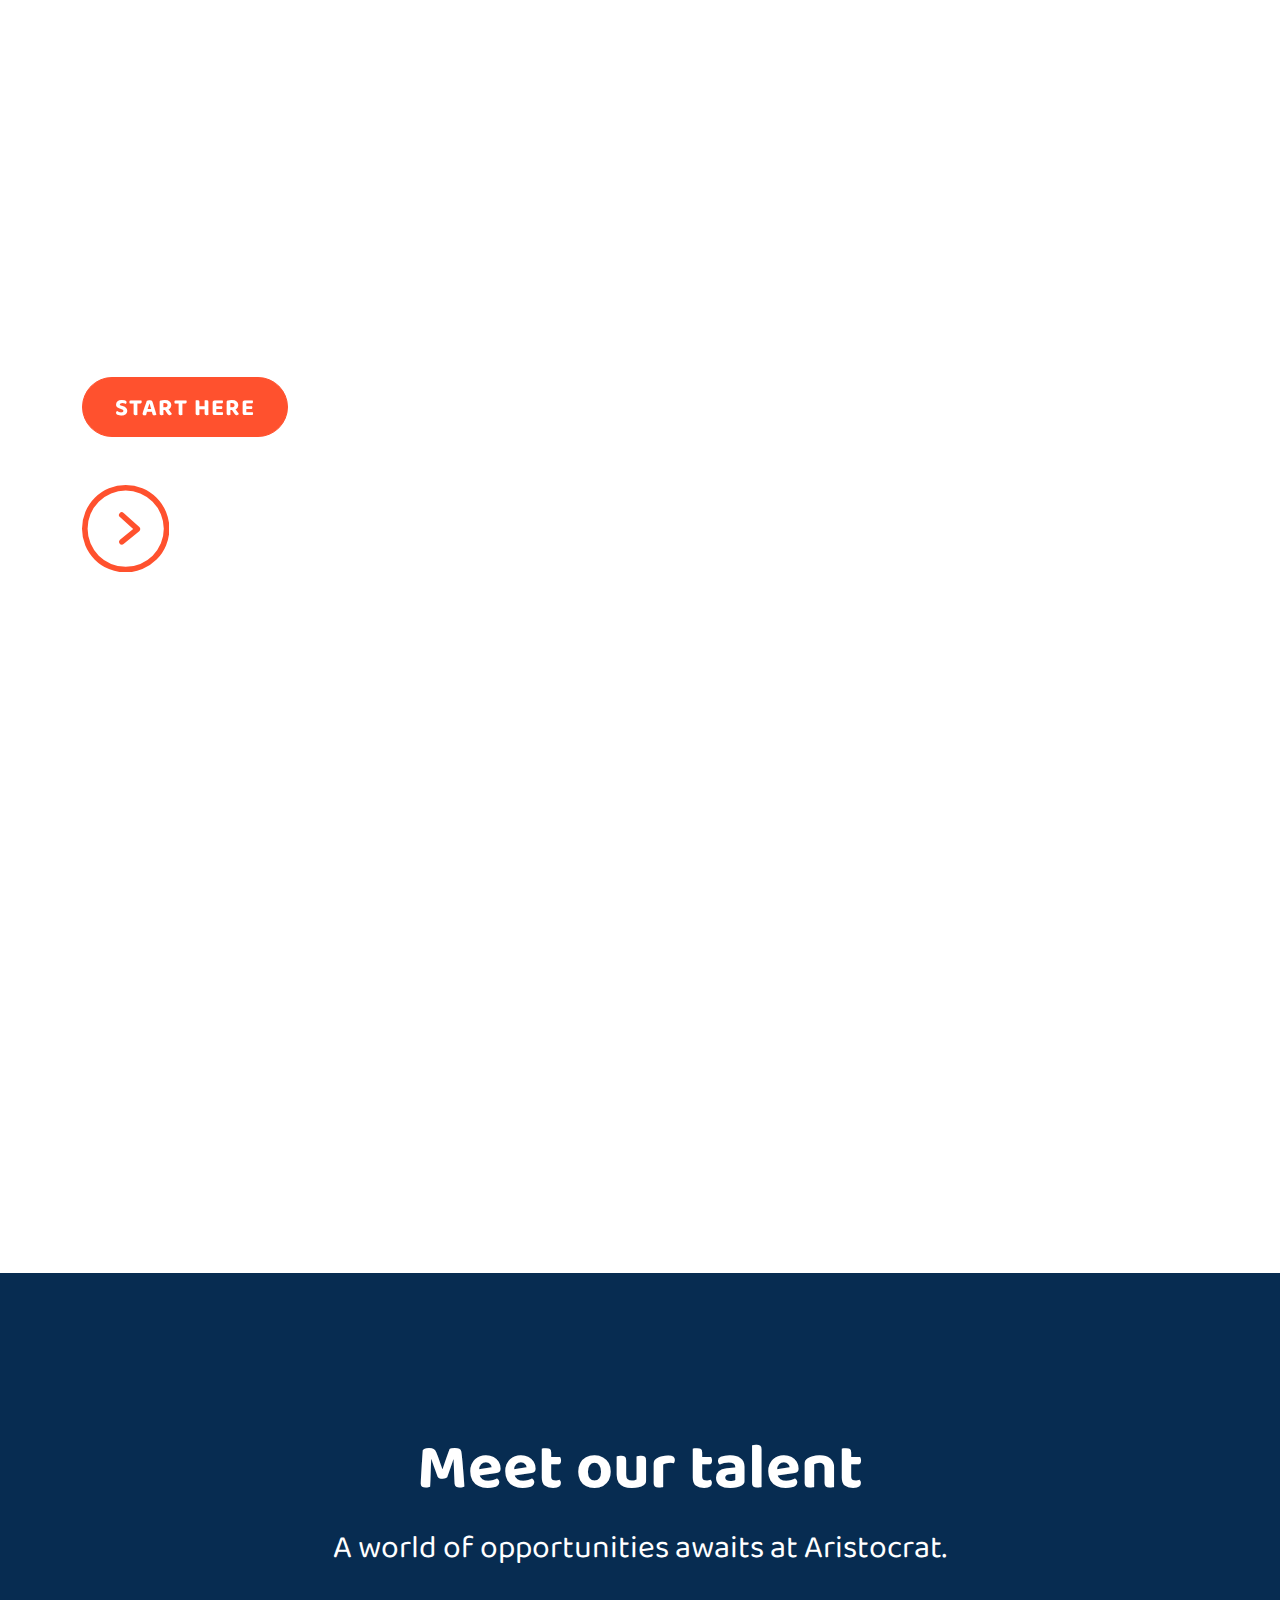
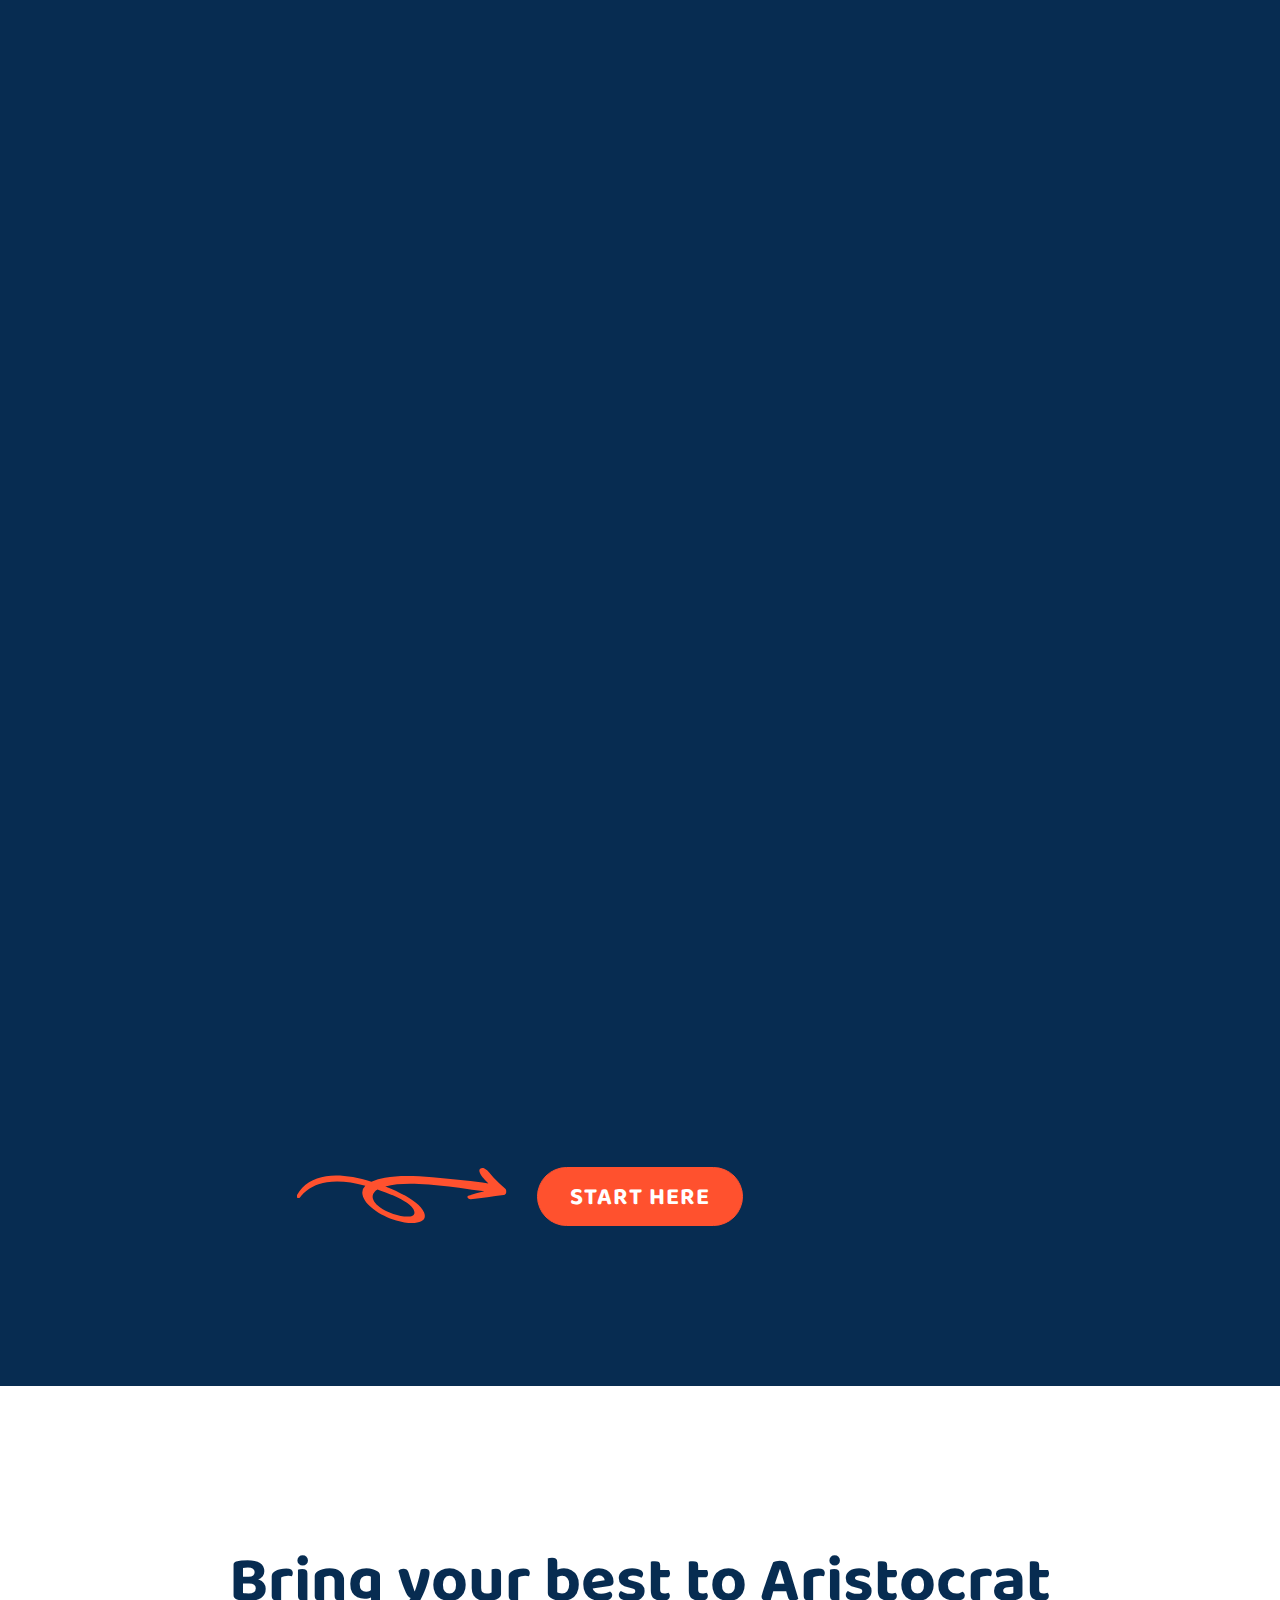
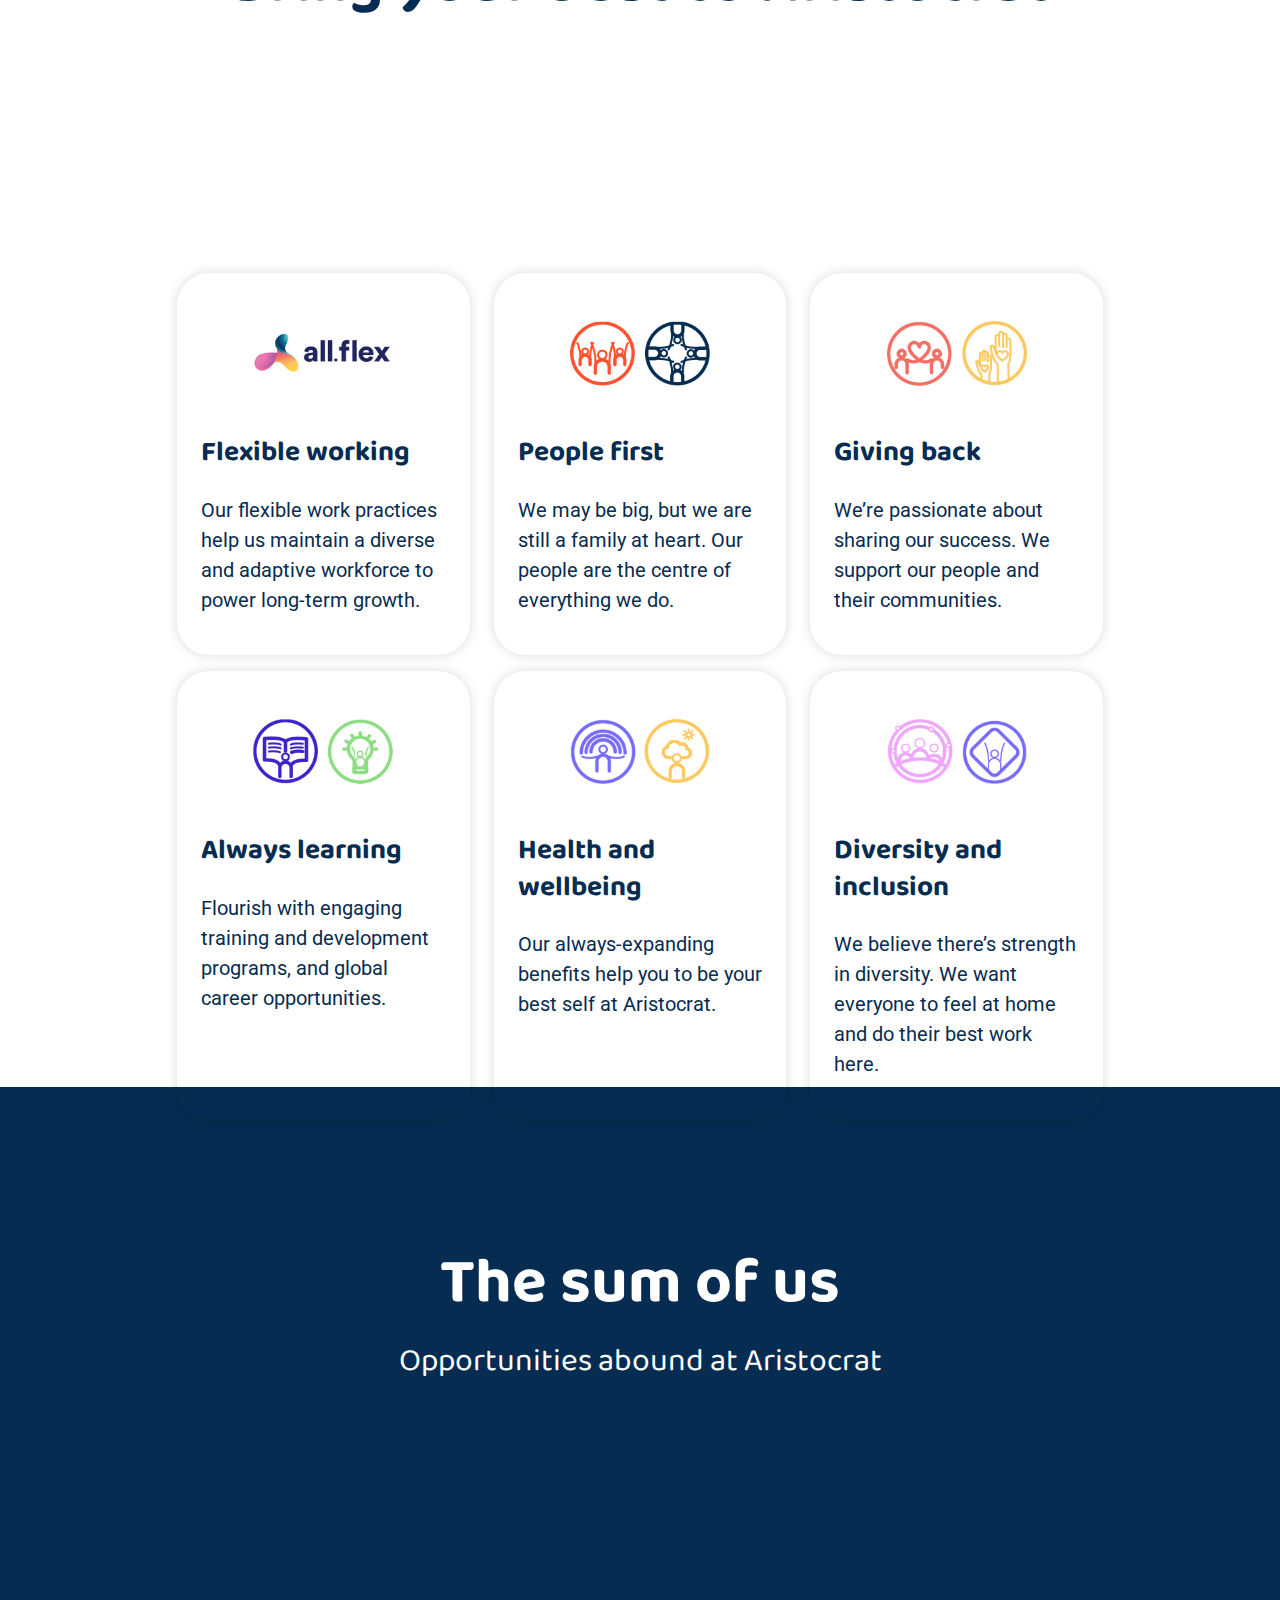
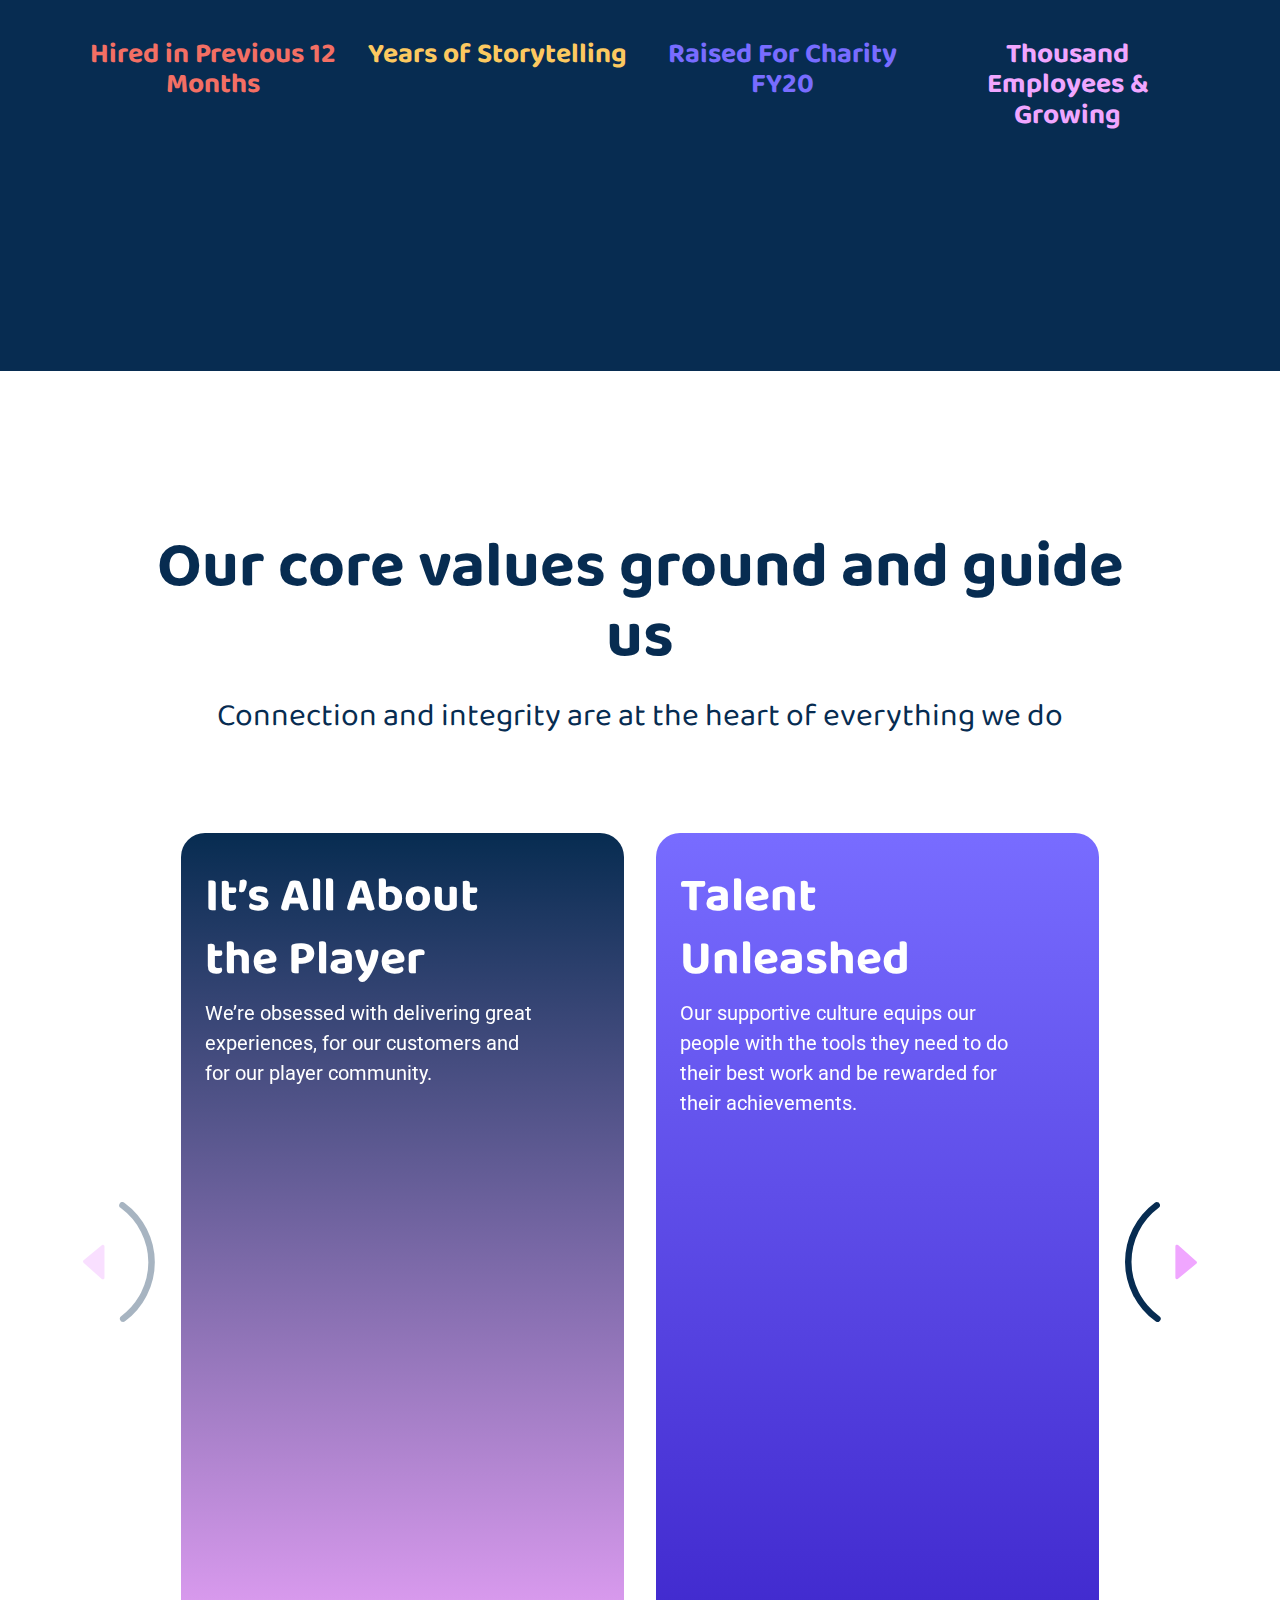
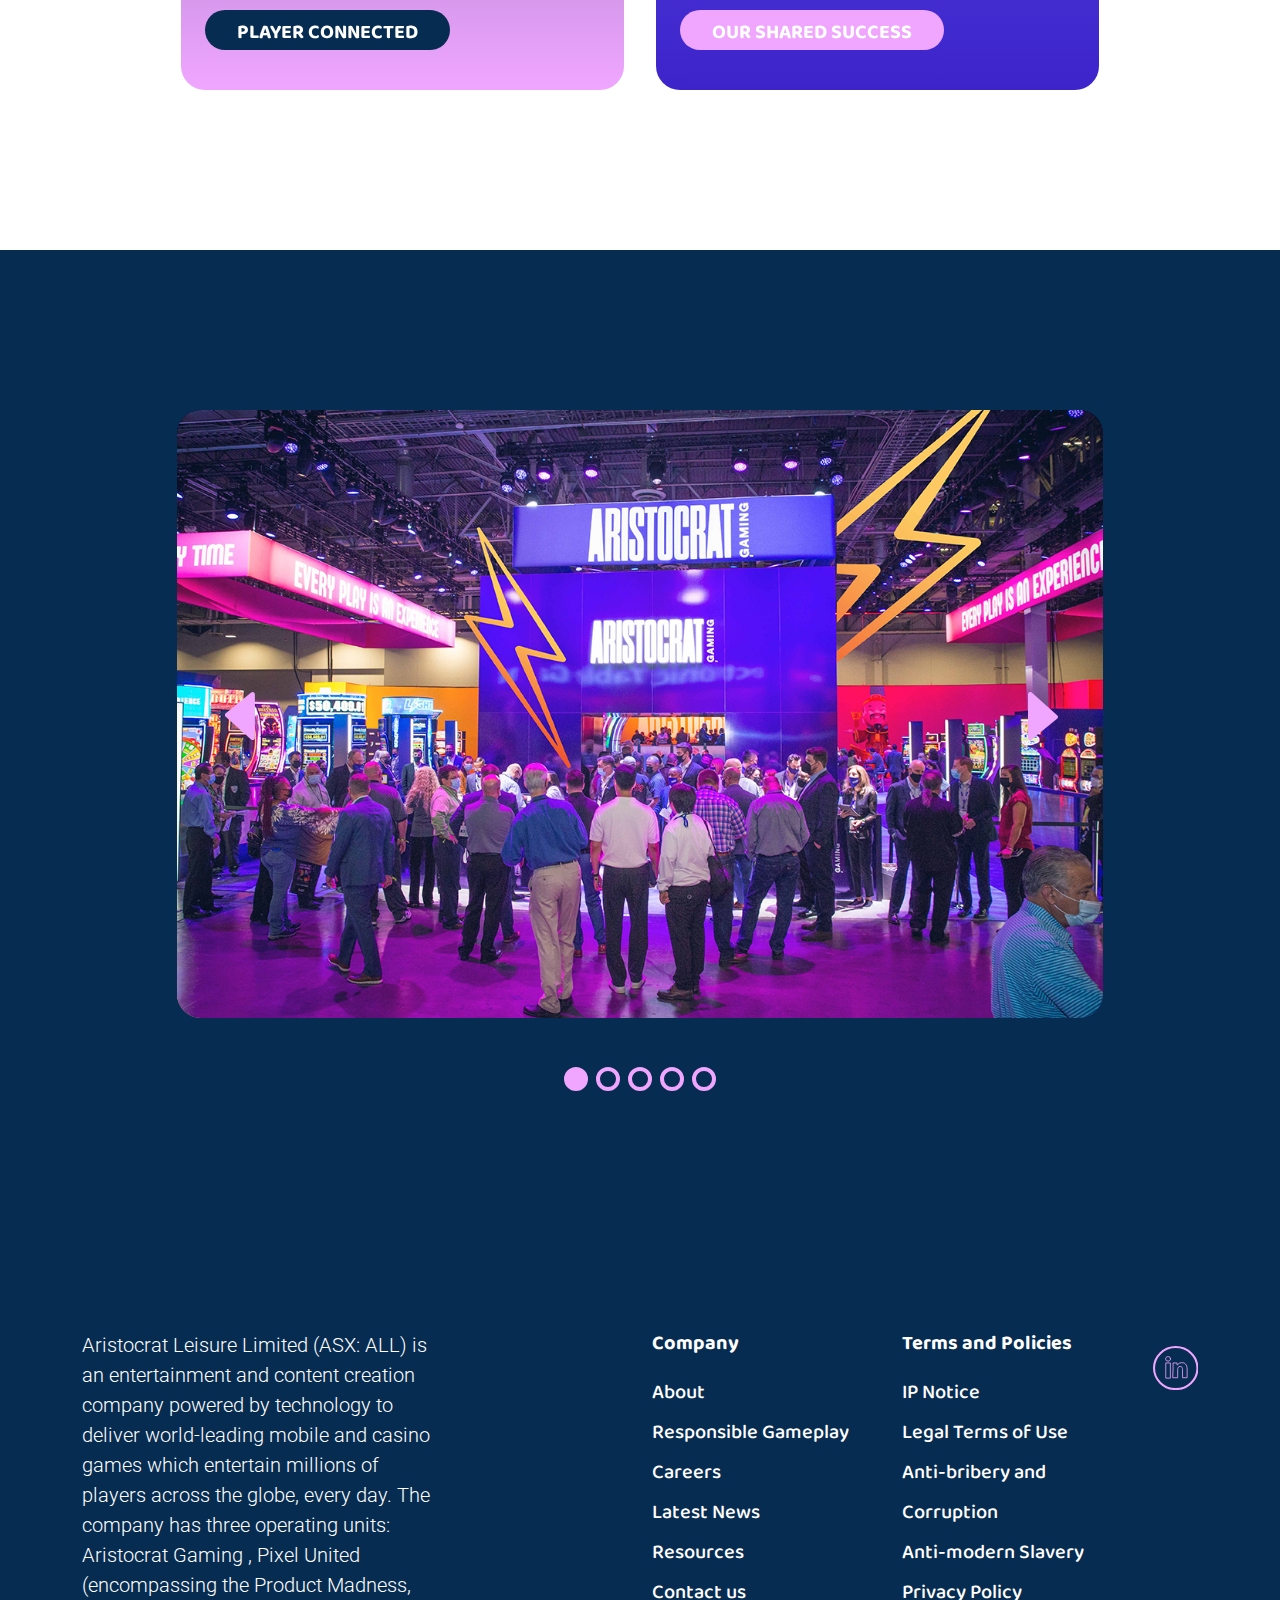
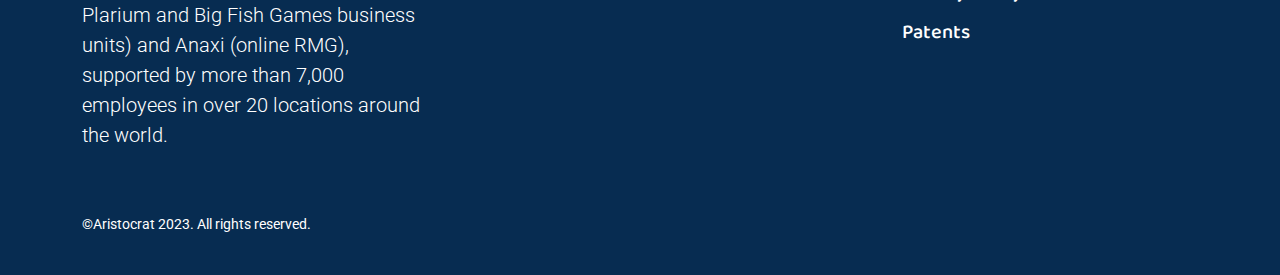
<file: life-at-aristocrat.html>
<!DOCTYPE html><html lang="en-US"><head>
	<meta charset="UTF-8">
	<meta name="viewport" content="width=device-width, initial-scale=1">	
	<link rel="profile" href="https://gmpg.org/xfn/11">	
	<!-- Google Fonts -->
	<link rel="preconnect" href="https://fonts.googleapis.com">
	<link rel="preconnect" href="https://fonts.gstatic.com" crossorigin="">
	<link href="https://fonts.googleapis.com/css2?family=Baloo+Thambi+2:wght@400;500;700&amp;family=Roboto:wght@300;700&amp;display=swap" rel="stylesheet">

	<!-- / Google Fonts -->	
	<meta name="robots" content="index, follow, max-image-preview:large, max-snippet:-1, max-video-preview:-1">

	<!-- This site is optimized with the Yoast SEO plugin v21.5 - https://yoast.com/wordpress/plugins/seo/ -->
	<title>Game designer jobs &amp; life at Aristocrat Leisure Limited</title>
	<meta name="description" content="Play your own game and get your game designer jobs at Aristocrat and bring joy to life through the power of play, wherever you are.">
	<link rel="canonical" href="https://www.aristocrat.com/life-at-aristocrat/">
	<meta property="og:locale" content="en_US">
	<meta property="og:type" content="article">
	<meta property="og:title" content="Game designer jobs &amp; life at Aristocrat Leisure Limited">
	<meta property="og:description" content="Play your own game and get your game designer jobs at Aristocrat and bring joy to life through the power of play, wherever you are.">
	<meta property="og:url" content="https://www.aristocrat.com/life-at-aristocrat/">
	<meta property="og:site_name" content="Aristocrat">
	<meta property="article:modified_time" content="2023-10-02T02:07:29+00:00">
	<meta property="og:image" content="images/life-at-aristocrat.jpg.optimal.jpg">
	<meta property="og:image:width" content="1200">
	<meta property="og:image:height" content="627">
	<meta property="og:image:type" content="image/jpeg">
	<meta name="twitter:card" content="summary_large_image">
	<script type="application/ld+json" class="yoast-schema-graph">{"@context":"https://schema.org","@graph":[{"@type":"WebPage","@id":"https://www.aristocrat.com/life-at-aristocrat/","url":"https://www.aristocrat.com/life-at-aristocrat/","name":"Game designer jobs & life at Aristocrat Leisure Limited","isPartOf":{"@id":"https://www.aristocrat.com/#website"},"primaryImageOfPage":{"@id":"https://www.aristocrat.com/life-at-aristocrat/#primaryimage"},"image":{"@id":"https://www.aristocrat.com/life-at-aristocrat/#primaryimage"},"thumbnailUrl":"https://s25652.pcdn.co/wp-content/uploads/2021/11/life-at-aristocrat.jpg.optimal.jpg","datePublished":"2021-08-17T02:51:17+00:00","dateModified":"2023-10-02T02:07:29+00:00","description":"Play your own game and get your game designer jobs at Aristocrat and bring joy to life through the power of play, wherever you are.","breadcrumb":{"@id":"https://www.aristocrat.com/life-at-aristocrat/#breadcrumb"},"inLanguage":"en-US","potentialAction":[{"@type":"ReadAction","target":["https://www.aristocrat.com/life-at-aristocrat/"]}]},{"@type":"ImageObject","inLanguage":"en-US","@id":"https://www.aristocrat.com/life-at-aristocrat/#primaryimage","url":"https://s25652.pcdn.co/wp-content/uploads/2021/11/life-at-aristocrat.jpg.optimal.jpg","contentUrl":"https://s25652.pcdn.co/wp-content/uploads/2021/11/life-at-aristocrat.jpg.optimal.jpg","width":1200,"height":627,"caption":"game designer"},{"@type":"BreadcrumbList","@id":"https://www.aristocrat.com/life-at-aristocrat/#breadcrumb","itemListElement":[{"@type":"ListItem","position":1,"name":"Home","item":"https://www.aristocrat.com/"},{"@type":"ListItem","position":2,"name":"Life at Aristocrat"}]},{"@type":"WebSite","@id":"https://www.aristocrat.com/#website","url":"https://www.aristocrat.com/","name":"Aristocrat Leisure Limited","description":"Bringing joy to life through the power of play","publisher":{"@id":"https://www.aristocrat.com/#organization"},"alternateName":"Aristocrat","potentialAction":[{"@type":"SearchAction","target":{"@type":"EntryPoint","urlTemplate":"https://www.aristocrat.com/?s={search_term_string}"},"query-input":"required name=search_term_string"}],"inLanguage":"en-US"},{"@type":"Organization","@id":"https://www.aristocrat.com/#organization","name":"Aristocrat Leisure","alternateName":"Aristocrat Technologies","url":"https://www.aristocrat.com/","logo":{"@type":"ImageObject","inLanguage":"en-US","@id":"https://www.aristocrat.com/#/schema/logo/image/","url":"https://s25652.pcdn.co/wp-content/uploads/2021/11/Aristocrat-logo.png","contentUrl":"https://s25652.pcdn.co/wp-content/uploads/2021/11/Aristocrat-logo.png","width":600,"height":235,"caption":"Aristocrat Leisure"},"image":{"@id":"https://www.aristocrat.com/#/schema/logo/image/"},"sameAs":["https://www.linkedin.com/company/aristocrat/"]}]}</script>
	<!-- / Yoast SEO plugin. -->


<link rel="dns-prefetch" href="//player.vimeo.com">
<link rel="dns-prefetch" href="//cdnjs.cloudflare.com">
<link rel="dns-prefetch" href="//use.fontawesome.com">
<script>
window._wpemojiSettings = {"baseUrl":"https:\/\/s.w.org\/images\/core\/emoji\/14.0.0\/72x72\/","ext":".png","svgUrl":"https:\/\/s.w.org\/images\/core\/emoji\/14.0.0\/svg\/","svgExt":".svg","source":{"concatemoji":"https:\/\/s25652.pcdn.co\/wp-includes\/js\/wp-emoji-release.min.js?ver=6.3.2"}};
/*! This file is auto-generated */
!function(i,n){var o,s,e;function c(e){try{var t={supportTests:e,timestamp:(new Date).valueOf()};sessionStorage.setItem(o,JSON.stringify(t))}catch(e){}}function p(e,t,n){e.clearRect(0,0,e.canvas.width,e.canvas.height),e.fillText(t,0,0);var t=new Uint32Array(e.getImageData(0,0,e.canvas.width,e.canvas.height).data),r=(e.clearRect(0,0,e.canvas.width,e.canvas.height),e.fillText(n,0,0),new Uint32Array(e.getImageData(0,0,e.canvas.width,e.canvas.height).data));return t.every(function(e,t){return e===r[t]})}function u(e,t,n){switch(t){case"flag":return n(e,"\ud83c\udff3\ufe0f\u200d\u26a7\ufe0f","\ud83c\udff3\ufe0f\u200b\u26a7\ufe0f")?!1:!n(e,"\ud83c\uddfa\ud83c\uddf3","\ud83c\uddfa\u200b\ud83c\uddf3")&&!n(e,"\ud83c\udff4\udb40\udc67\udb40\udc62\udb40\udc65\udb40\udc6e\udb40\udc67\udb40\udc7f","\ud83c\udff4\u200b\udb40\udc67\u200b\udb40\udc62\u200b\udb40\udc65\u200b\udb40\udc6e\u200b\udb40\udc67\u200b\udb40\udc7f");case"emoji":return!n(e,"\ud83e\udef1\ud83c\udffb\u200d\ud83e\udef2\ud83c\udfff","\ud83e\udef1\ud83c\udffb\u200b\ud83e\udef2\ud83c\udfff")}return!1}function f(e,t,n){var r="undefined"!=typeof WorkerGlobalScope&&self instanceof WorkerGlobalScope?new OffscreenCanvas(300,150):i.createElement("canvas"),a=r.getContext("2d",{willReadFrequently:!0}),o=(a.textBaseline="top",a.font="600 32px Arial",{});return e.forEach(function(e){o[e]=t(a,e,n)}),o}function t(e){var t=i.createElement("script");t.src=e,t.defer=!0,i.head.appendChild(t)}"undefined"!=typeof Promise&&(o="wpEmojiSettingsSupports",s=["flag","emoji"],n.supports={everything:!0,everythingExceptFlag:!0},e=new Promise(function(e){i.addEventListener("DOMContentLoaded",e,{once:!0})}),new Promise(function(t){var n=function(){try{var e=JSON.parse(sessionStorage.getItem(o));if("object"==typeof e&&"number"==typeof e.timestamp&&(new Date).valueOf()<e.timestamp+604800&&"object"==typeof e.supportTests)return e.supportTests}catch(e){}return null}();if(!n){if("undefined"!=typeof Worker&&"undefined"!=typeof OffscreenCanvas&&"undefined"!=typeof URL&&URL.createObjectURL&&"undefined"!=typeof Blob)try{var e="postMessage("+f.toString()+"("+[JSON.stringify(s),u.toString(),p.toString()].join(",")+"));",r=new Blob([e],{type:"text/javascript"}),a=new Worker(URL.createObjectURL(r),{name:"wpTestEmojiSupports"});return void(a.onmessage=function(e){c(n=e.data),a.terminate(),t(n)})}catch(e){}c(n=f(s,u,p))}t(n)}).then(function(e){for(var t in e)n.supports[t]=e[t],n.supports.everything=n.supports.everything&&n.supports[t],"flag"!==t&&(n.supports.everythingExceptFlag=n.supports.everythingExceptFlag&&n.supports[t]);n.supports.everythingExceptFlag=n.supports.everythingExceptFlag&&!n.supports.flag,n.DOMReady=!1,n.readyCallback=function(){n.DOMReady=!0}}).then(function(){return e}).then(function(){var e;n.supports.everything||(n.readyCallback(),(e=n.source||{}).concatemoji?t(e.concatemoji):e.wpemoji&&e.twemoji&&(t(e.twemoji),t(e.wpemoji)))}))}((window,document),window._wpemojiSettings);
</script>
<style>
img.wp-smiley,
img.emoji {
	display: inline !important;
	border: none !important;
	box-shadow: none !important;
	height: 1em !important;
	width: 1em !important;
	margin: 0 0.07em !important;
	vertical-align: -0.1em !important;
	background: none !important;
	padding: 0 !important;
}
</style>
	<link rel="stylesheet" id="wp-block-library-css" href="css/style.min.css" media="all">
<style id="classic-theme-styles-inline-css">
/*! This file is auto-generated */
.wp-block-button__link{color:#fff;background-color:#32373c;border-radius:9999px;box-shadow:none;text-decoration:none;padding:calc(.667em + 2px) calc(1.333em + 2px);font-size:1.125em}.wp-block-file__button{background:#32373c;color:#fff;text-decoration:none}
</style>
<style id="global-styles-inline-css">
body{--wp--preset--color--black: #000000;--wp--preset--color--cyan-bluish-gray: #abb8c3;--wp--preset--color--white: #ffffff;--wp--preset--color--pale-pink: #f78da7;--wp--preset--color--vivid-red: #cf2e2e;--wp--preset--color--luminous-vivid-orange: #ff6900;--wp--preset--color--luminous-vivid-amber: #fcb900;--wp--preset--color--light-green-cyan: #7bdcb5;--wp--preset--color--vivid-green-cyan: #00d084;--wp--preset--color--pale-cyan-blue: #8ed1fc;--wp--preset--color--vivid-cyan-blue: #0693e3;--wp--preset--color--vivid-purple: #9b51e0;--wp--preset--gradient--vivid-cyan-blue-to-vivid-purple: linear-gradient(135deg,rgba(6,147,227,1) 0%,rgb(155,81,224) 100%);--wp--preset--gradient--light-green-cyan-to-vivid-green-cyan: linear-gradient(135deg,rgb(122,220,180) 0%,rgb(0,208,130) 100%);--wp--preset--gradient--luminous-vivid-amber-to-luminous-vivid-orange: linear-gradient(135deg,rgba(252,185,0,1) 0%,rgba(255,105,0,1) 100%);--wp--preset--gradient--luminous-vivid-orange-to-vivid-red: linear-gradient(135deg,rgba(255,105,0,1) 0%,rgb(207,46,46) 100%);--wp--preset--gradient--very-light-gray-to-cyan-bluish-gray: linear-gradient(135deg,rgb(238,238,238) 0%,rgb(169,184,195) 100%);--wp--preset--gradient--cool-to-warm-spectrum: linear-gradient(135deg,rgb(74,234,220) 0%,rgb(151,120,209) 20%,rgb(207,42,186) 40%,rgb(238,44,130) 60%,rgb(251,105,98) 80%,rgb(254,248,76) 100%);--wp--preset--gradient--blush-light-purple: linear-gradient(135deg,rgb(255,206,236) 0%,rgb(152,150,240) 100%);--wp--preset--gradient--blush-bordeaux: linear-gradient(135deg,rgb(254,205,165) 0%,rgb(254,45,45) 50%,rgb(107,0,62) 100%);--wp--preset--gradient--luminous-dusk: linear-gradient(135deg,rgb(255,203,112) 0%,rgb(199,81,192) 50%,rgb(65,88,208) 100%);--wp--preset--gradient--pale-ocean: linear-gradient(135deg,rgb(255,245,203) 0%,rgb(182,227,212) 50%,rgb(51,167,181) 100%);--wp--preset--gradient--electric-grass: linear-gradient(135deg,rgb(202,248,128) 0%,rgb(113,206,126) 100%);--wp--preset--gradient--midnight: linear-gradient(135deg,rgb(2,3,129) 0%,rgb(40,116,252) 100%);--wp--preset--font-size--small: 13px;--wp--preset--font-size--medium: 20px;--wp--preset--font-size--large: 36px;--wp--preset--font-size--x-large: 42px;--wp--preset--spacing--20: 0.44rem;--wp--preset--spacing--30: 0.67rem;--wp--preset--spacing--40: 1rem;--wp--preset--spacing--50: 1.5rem;--wp--preset--spacing--60: 2.25rem;--wp--preset--spacing--70: 3.38rem;--wp--preset--spacing--80: 5.06rem;--wp--preset--shadow--natural: 6px 6px 9px rgba(0, 0, 0, 0.2);--wp--preset--shadow--deep: 12px 12px 50px rgba(0, 0, 0, 0.4);--wp--preset--shadow--sharp: 6px 6px 0px rgba(0, 0, 0, 0.2);--wp--preset--shadow--outlined: 6px 6px 0px -3px rgba(255, 255, 255, 1), 6px 6px rgba(0, 0, 0, 1);--wp--preset--shadow--crisp: 6px 6px 0px rgba(0, 0, 0, 1);}:where(.is-layout-flex){gap: 0.5em;}:where(.is-layout-grid){gap: 0.5em;}body .is-layout-flow > .alignleft{float: left;margin-inline-start: 0;margin-inline-end: 2em;}body .is-layout-flow > .alignright{float: right;margin-inline-start: 2em;margin-inline-end: 0;}body .is-layout-flow > .aligncenter{margin-left: auto !important;margin-right: auto !important;}body .is-layout-constrained > .alignleft{float: left;margin-inline-start: 0;margin-inline-end: 2em;}body .is-layout-constrained > .alignright{float: right;margin-inline-start: 2em;margin-inline-end: 0;}body .is-layout-constrained > .aligncenter{margin-left: auto !important;margin-right: auto !important;}body .is-layout-constrained > :where(:not(.alignleft):not(.alignright):not(.alignfull)){max-width: var(--wp--style--global--content-size);margin-left: auto !important;margin-right: auto !important;}body .is-layout-constrained > .alignwide{max-width: var(--wp--style--global--wide-size);}body .is-layout-flex{display: flex;}body .is-layout-flex{flex-wrap: wrap;align-items: center;}body .is-layout-flex > *{margin: 0;}body .is-layout-grid{display: grid;}body .is-layout-grid > *{margin: 0;}:where(.wp-block-columns.is-layout-flex){gap: 2em;}:where(.wp-block-columns.is-layout-grid){gap: 2em;}:where(.wp-block-post-template.is-layout-flex){gap: 1.25em;}:where(.wp-block-post-template.is-layout-grid){gap: 1.25em;}.has-black-color{color: var(--wp--preset--color--black) !important;}.has-cyan-bluish-gray-color{color: var(--wp--preset--color--cyan-bluish-gray) !important;}.has-white-color{color: var(--wp--preset--color--white) !important;}.has-pale-pink-color{color: var(--wp--preset--color--pale-pink) !important;}.has-vivid-red-color{color: var(--wp--preset--color--vivid-red) !important;}.has-luminous-vivid-orange-color{color: var(--wp--preset--color--luminous-vivid-orange) !important;}.has-luminous-vivid-amber-color{color: var(--wp--preset--color--luminous-vivid-amber) !important;}.has-light-green-cyan-color{color: var(--wp--preset--color--light-green-cyan) !important;}.has-vivid-green-cyan-color{color: var(--wp--preset--color--vivid-green-cyan) !important;}.has-pale-cyan-blue-color{color: var(--wp--preset--color--pale-cyan-blue) !important;}.has-vivid-cyan-blue-color{color: var(--wp--preset--color--vivid-cyan-blue) !important;}.has-vivid-purple-color{color: var(--wp--preset--color--vivid-purple) !important;}.has-black-background-color{background-color: var(--wp--preset--color--black) !important;}.has-cyan-bluish-gray-background-color{background-color: var(--wp--preset--color--cyan-bluish-gray) !important;}.has-white-background-color{background-color: var(--wp--preset--color--white) !important;}.has-pale-pink-background-color{background-color: var(--wp--preset--color--pale-pink) !important;}.has-vivid-red-background-color{background-color: var(--wp--preset--color--vivid-red) !important;}.has-luminous-vivid-orange-background-color{background-color: var(--wp--preset--color--luminous-vivid-orange) !important;}.has-luminous-vivid-amber-background-color{background-color: var(--wp--preset--color--luminous-vivid-amber) !important;}.has-light-green-cyan-background-color{background-color: var(--wp--preset--color--light-green-cyan) !important;}.has-vivid-green-cyan-background-color{background-color: var(--wp--preset--color--vivid-green-cyan) !important;}.has-pale-cyan-blue-background-color{background-color: var(--wp--preset--color--pale-cyan-blue) !important;}.has-vivid-cyan-blue-background-color{background-color: var(--wp--preset--color--vivid-cyan-blue) !important;}.has-vivid-purple-background-color{background-color: var(--wp--preset--color--vivid-purple) !important;}.has-black-border-color{border-color: var(--wp--preset--color--black) !important;}.has-cyan-bluish-gray-border-color{border-color: var(--wp--preset--color--cyan-bluish-gray) !important;}.has-white-border-color{border-color: var(--wp--preset--color--white) !important;}.has-pale-pink-border-color{border-color: var(--wp--preset--color--pale-pink) !important;}.has-vivid-red-border-color{border-color: var(--wp--preset--color--vivid-red) !important;}.has-luminous-vivid-orange-border-color{border-color: var(--wp--preset--color--luminous-vivid-orange) !important;}.has-luminous-vivid-amber-border-color{border-color: var(--wp--preset--color--luminous-vivid-amber) !important;}.has-light-green-cyan-border-color{border-color: var(--wp--preset--color--light-green-cyan) !important;}.has-vivid-green-cyan-border-color{border-color: var(--wp--preset--color--vivid-green-cyan) !important;}.has-pale-cyan-blue-border-color{border-color: var(--wp--preset--color--pale-cyan-blue) !important;}.has-vivid-cyan-blue-border-color{border-color: var(--wp--preset--color--vivid-cyan-blue) !important;}.has-vivid-purple-border-color{border-color: var(--wp--preset--color--vivid-purple) !important;}.has-vivid-cyan-blue-to-vivid-purple-gradient-background{background: var(--wp--preset--gradient--vivid-cyan-blue-to-vivid-purple) !important;}.has-light-green-cyan-to-vivid-green-cyan-gradient-background{background: var(--wp--preset--gradient--light-green-cyan-to-vivid-green-cyan) !important;}.has-luminous-vivid-amber-to-luminous-vivid-orange-gradient-background{background: var(--wp--preset--gradient--luminous-vivid-amber-to-luminous-vivid-orange) !important;}.has-luminous-vivid-orange-to-vivid-red-gradient-background{background: var(--wp--preset--gradient--luminous-vivid-orange-to-vivid-red) !important;}.has-very-light-gray-to-cyan-bluish-gray-gradient-background{background: var(--wp--preset--gradient--very-light-gray-to-cyan-bluish-gray) !important;}.has-cool-to-warm-spectrum-gradient-background{background: var(--wp--preset--gradient--cool-to-warm-spectrum) !important;}.has-blush-light-purple-gradient-background{background: var(--wp--preset--gradient--blush-light-purple) !important;}.has-blush-bordeaux-gradient-background{background: var(--wp--preset--gradient--blush-bordeaux) !important;}.has-luminous-dusk-gradient-background{background: var(--wp--preset--gradient--luminous-dusk) !important;}.has-pale-ocean-gradient-background{background: var(--wp--preset--gradient--pale-ocean) !important;}.has-electric-grass-gradient-background{background: var(--wp--preset--gradient--electric-grass) !important;}.has-midnight-gradient-background{background: var(--wp--preset--gradient--midnight) !important;}.has-small-font-size{font-size: var(--wp--preset--font-size--small) !important;}.has-medium-font-size{font-size: var(--wp--preset--font-size--medium) !important;}.has-large-font-size{font-size: var(--wp--preset--font-size--large) !important;}.has-x-large-font-size{font-size: var(--wp--preset--font-size--x-large) !important;}
.wp-block-navigation a:where(:not(.wp-element-button)){color: inherit;}
:where(.wp-block-post-template.is-layout-flex){gap: 1.25em;}:where(.wp-block-post-template.is-layout-grid){gap: 1.25em;}
:where(.wp-block-columns.is-layout-flex){gap: 2em;}:where(.wp-block-columns.is-layout-grid){gap: 2em;}
.wp-block-pullquote{font-size: 1.5em;line-height: 1.6;}
</style>
<link rel="stylesheet" id="contact-form-7-css" href="css/styles.css" media="all">
<link rel="stylesheet" id="theme-style-css" href="css/bundle.css" media="all">
<link rel="stylesheet" id="font-awesome-official-css" href="css/all.css" media="all" crossorigin="anonymous">
<link rel="stylesheet" id="moove_gdpr_frontend-css" href="css/gdpr-main-nf.css" media="all">
<style id="moove_gdpr_frontend-inline-css">
				#moove_gdpr_cookie_modal .moove-gdpr-modal-content .moove-gdpr-tab-main h3.tab-title, 
				#moove_gdpr_cookie_modal .moove-gdpr-modal-content .moove-gdpr-tab-main span.tab-title,
				#moove_gdpr_cookie_modal .moove-gdpr-modal-content .moove-gdpr-modal-left-content #moove-gdpr-menu li a, 
				#moove_gdpr_cookie_modal .moove-gdpr-modal-content .moove-gdpr-modal-left-content #moove-gdpr-menu li button,
				#moove_gdpr_cookie_modal .moove-gdpr-modal-content .moove-gdpr-modal-left-content .moove-gdpr-branding-cnt a,
				#moove_gdpr_cookie_modal .moove-gdpr-modal-content .moove-gdpr-modal-footer-content .moove-gdpr-button-holder a.mgbutton, 
				#moove_gdpr_cookie_modal .moove-gdpr-modal-content .moove-gdpr-modal-footer-content .moove-gdpr-button-holder button.mgbutton,
				#moove_gdpr_cookie_modal .cookie-switch .cookie-slider:after, 
				#moove_gdpr_cookie_modal .cookie-switch .slider:after, 
				#moove_gdpr_cookie_modal .switch .cookie-slider:after, 
				#moove_gdpr_cookie_modal .switch .slider:after,
				#moove_gdpr_cookie_info_bar .moove-gdpr-info-bar-container .moove-gdpr-info-bar-content p, 
				#moove_gdpr_cookie_info_bar .moove-gdpr-info-bar-container .moove-gdpr-info-bar-content p a,
				#moove_gdpr_cookie_info_bar .moove-gdpr-info-bar-container .moove-gdpr-info-bar-content a.mgbutton, 
				#moove_gdpr_cookie_info_bar .moove-gdpr-info-bar-container .moove-gdpr-info-bar-content button.mgbutton,
				#moove_gdpr_cookie_modal .moove-gdpr-modal-content .moove-gdpr-tab-main .moove-gdpr-tab-main-content h1, 
				#moove_gdpr_cookie_modal .moove-gdpr-modal-content .moove-gdpr-tab-main .moove-gdpr-tab-main-content h2, 
				#moove_gdpr_cookie_modal .moove-gdpr-modal-content .moove-gdpr-tab-main .moove-gdpr-tab-main-content h3, 
				#moove_gdpr_cookie_modal .moove-gdpr-modal-content .moove-gdpr-tab-main .moove-gdpr-tab-main-content h4, 
				#moove_gdpr_cookie_modal .moove-gdpr-modal-content .moove-gdpr-tab-main .moove-gdpr-tab-main-content h5, 
				#moove_gdpr_cookie_modal .moove-gdpr-modal-content .moove-gdpr-tab-main .moove-gdpr-tab-main-content h6,
				#moove_gdpr_cookie_modal .moove-gdpr-modal-content.moove_gdpr_modal_theme_v2 .moove-gdpr-modal-title .tab-title,
				#moove_gdpr_cookie_modal .moove-gdpr-modal-content.moove_gdpr_modal_theme_v2 .moove-gdpr-tab-main h3.tab-title, 
				#moove_gdpr_cookie_modal .moove-gdpr-modal-content.moove_gdpr_modal_theme_v2 .moove-gdpr-tab-main span.tab-title,
				#moove_gdpr_cookie_modal .moove-gdpr-modal-content.moove_gdpr_modal_theme_v2 .moove-gdpr-branding-cnt a {
				 	font-weight: inherit				}
			#moove_gdpr_cookie_modal,#moove_gdpr_cookie_info_bar,.gdpr_cookie_settings_shortcode_content{font-family:inherit}#moove_gdpr_save_popup_settings_button{background-color:#373737;color:#fff}#moove_gdpr_save_popup_settings_button:hover{background-color:#000}#moove_gdpr_cookie_info_bar .moove-gdpr-info-bar-container .moove-gdpr-info-bar-content a.mgbutton,#moove_gdpr_cookie_info_bar .moove-gdpr-info-bar-container .moove-gdpr-info-bar-content button.mgbutton{background-color:#1f20aa}#moove_gdpr_cookie_modal .moove-gdpr-modal-content .moove-gdpr-modal-footer-content .moove-gdpr-button-holder a.mgbutton,#moove_gdpr_cookie_modal .moove-gdpr-modal-content .moove-gdpr-modal-footer-content .moove-gdpr-button-holder button.mgbutton,.gdpr_cookie_settings_shortcode_content .gdpr-shr-button.button-green{background-color:#1f20aa;border-color:#1f20aa}#moove_gdpr_cookie_modal .moove-gdpr-modal-content .moove-gdpr-modal-footer-content .moove-gdpr-button-holder a.mgbutton:hover,#moove_gdpr_cookie_modal .moove-gdpr-modal-content .moove-gdpr-modal-footer-content .moove-gdpr-button-holder button.mgbutton:hover,.gdpr_cookie_settings_shortcode_content .gdpr-shr-button.button-green:hover{background-color:#fff;color:#1f20aa}#moove_gdpr_cookie_modal .moove-gdpr-modal-content .moove-gdpr-modal-close i,#moove_gdpr_cookie_modal .moove-gdpr-modal-content .moove-gdpr-modal-close span.gdpr-icon{background-color:#1f20aa;border:1px solid #1f20aa}#moove_gdpr_cookie_info_bar span.change-settings-button.focus-g,#moove_gdpr_cookie_info_bar span.change-settings-button:focus,#moove_gdpr_cookie_info_bar button.change-settings-button.focus-g,#moove_gdpr_cookie_info_bar button.change-settings-button:focus{-webkit-box-shadow:0 0 1px 3px #1f20aa;-moz-box-shadow:0 0 1px 3px #1f20aa;box-shadow:0 0 1px 3px #1f20aa}#moove_gdpr_cookie_modal .moove-gdpr-modal-content .moove-gdpr-modal-close i:hover,#moove_gdpr_cookie_modal .moove-gdpr-modal-content .moove-gdpr-modal-close span.gdpr-icon:hover,#moove_gdpr_cookie_info_bar span[data-href]>u.change-settings-button{color:#1f20aa}#moove_gdpr_cookie_modal .moove-gdpr-modal-content .moove-gdpr-modal-left-content #moove-gdpr-menu li.menu-item-selected a span.gdpr-icon,#moove_gdpr_cookie_modal .moove-gdpr-modal-content .moove-gdpr-modal-left-content #moove-gdpr-menu li.menu-item-selected button span.gdpr-icon{color:inherit}#moove_gdpr_cookie_modal .moove-gdpr-modal-content .moove-gdpr-modal-left-content #moove-gdpr-menu li a span.gdpr-icon,#moove_gdpr_cookie_modal .moove-gdpr-modal-content .moove-gdpr-modal-left-content #moove-gdpr-menu li button span.gdpr-icon{color:inherit}#moove_gdpr_cookie_modal .gdpr-acc-link{line-height:0;font-size:0;color:transparent;position:absolute}#moove_gdpr_cookie_modal .moove-gdpr-modal-content .moove-gdpr-modal-close:hover i,#moove_gdpr_cookie_modal .moove-gdpr-modal-content .moove-gdpr-modal-left-content #moove-gdpr-menu li a,#moove_gdpr_cookie_modal .moove-gdpr-modal-content .moove-gdpr-modal-left-content #moove-gdpr-menu li button,#moove_gdpr_cookie_modal .moove-gdpr-modal-content .moove-gdpr-modal-left-content #moove-gdpr-menu li button i,#moove_gdpr_cookie_modal .moove-gdpr-modal-content .moove-gdpr-modal-left-content #moove-gdpr-menu li a i,#moove_gdpr_cookie_modal .moove-gdpr-modal-content .moove-gdpr-tab-main .moove-gdpr-tab-main-content a:hover,#moove_gdpr_cookie_info_bar.moove-gdpr-dark-scheme .moove-gdpr-info-bar-container .moove-gdpr-info-bar-content a.mgbutton:hover,#moove_gdpr_cookie_info_bar.moove-gdpr-dark-scheme .moove-gdpr-info-bar-container .moove-gdpr-info-bar-content button.mgbutton:hover,#moove_gdpr_cookie_info_bar.moove-gdpr-dark-scheme .moove-gdpr-info-bar-container .moove-gdpr-info-bar-content a:hover,#moove_gdpr_cookie_info_bar.moove-gdpr-dark-scheme .moove-gdpr-info-bar-container .moove-gdpr-info-bar-content button:hover,#moove_gdpr_cookie_info_bar.moove-gdpr-dark-scheme .moove-gdpr-info-bar-container .moove-gdpr-info-bar-content span.change-settings-button:hover,#moove_gdpr_cookie_info_bar.moove-gdpr-dark-scheme .moove-gdpr-info-bar-container .moove-gdpr-info-bar-content button.change-settings-button:hover,#moove_gdpr_cookie_info_bar.moove-gdpr-dark-scheme .moove-gdpr-info-bar-container .moove-gdpr-info-bar-content u.change-settings-button:hover,#moove_gdpr_cookie_info_bar span[data-href]>u.change-settings-button,#moove_gdpr_cookie_info_bar.moove-gdpr-dark-scheme .moove-gdpr-info-bar-container .moove-gdpr-info-bar-content a.mgbutton.focus-g,#moove_gdpr_cookie_info_bar.moove-gdpr-dark-scheme .moove-gdpr-info-bar-container .moove-gdpr-info-bar-content button.mgbutton.focus-g,#moove_gdpr_cookie_info_bar.moove-gdpr-dark-scheme .moove-gdpr-info-bar-container .moove-gdpr-info-bar-content a.focus-g,#moove_gdpr_cookie_info_bar.moove-gdpr-dark-scheme .moove-gdpr-info-bar-container .moove-gdpr-info-bar-content button.focus-g,#moove_gdpr_cookie_info_bar.moove-gdpr-dark-scheme .moove-gdpr-info-bar-container .moove-gdpr-info-bar-content a.mgbutton:focus,#moove_gdpr_cookie_info_bar.moove-gdpr-dark-scheme .moove-gdpr-info-bar-container .moove-gdpr-info-bar-content button.mgbutton:focus,#moove_gdpr_cookie_info_bar.moove-gdpr-dark-scheme .moove-gdpr-info-bar-container .moove-gdpr-info-bar-content a:focus,#moove_gdpr_cookie_info_bar.moove-gdpr-dark-scheme .moove-gdpr-info-bar-container .moove-gdpr-info-bar-content button:focus,#moove_gdpr_cookie_info_bar.moove-gdpr-dark-scheme .moove-gdpr-info-bar-container .moove-gdpr-info-bar-content span.change-settings-button.focus-g,span.change-settings-button:focus,button.change-settings-button.focus-g,button.change-settings-button:focus,#moove_gdpr_cookie_info_bar.moove-gdpr-dark-scheme .moove-gdpr-info-bar-container .moove-gdpr-info-bar-content u.change-settings-button.focus-g,#moove_gdpr_cookie_info_bar.moove-gdpr-dark-scheme .moove-gdpr-info-bar-container .moove-gdpr-info-bar-content u.change-settings-button:focus{color:#1f20aa}#moove_gdpr_cookie_modal.gdpr_lightbox-hide{display:none}
</style>
<link rel="stylesheet" id="font-awesome-official-v4shim-css" href="css/v4-shims.css" media="all" crossorigin="anonymous">
<script src="js/jquery.min.js" id="jquery-core-js"></script>
<script src="js/jquery-migrate.min.js" id="jquery-migrate-js"></script>
<link rel="https://api.w.org/" href="https://www.aristocrat.com/wp-json/"><link rel="alternate" type="application/json" href="https://www.aristocrat.com/wp-json/wp/v2/pages/12"><link rel="EditURI" type="application/rsd+xml" title="RSD" href="https://www.aristocrat.com/xmlrpc.php?rsd">
<meta name="generator" content="WordPress 6.3.2">
<link rel="shortlink" href="https://www.aristocrat.com/?p=12">
<link rel="alternate" type="application/json+oembed" href="https://www.aristocrat.com/wp-json/oembed/1.0/embed?url=https%3A%2F%2Fwww.aristocrat.com%2Flife-at-aristocrat%2F">
<link rel="alternate" type="text/xml+oembed" href="https://www.aristocrat.com/wp-json/oembed/1.0/embed?url=https%3A%2F%2Fwww.aristocrat.com%2Flife-at-aristocrat%2F&amp;format=xml">
<link rel="icon" href="images/cropped-Favicon-logo-1-32x32.png" sizes="32x32">
<link rel="icon" href="images/cropped-Favicon-logo-1-192x192.png" sizes="192x192">
<link rel="apple-touch-icon" href="images/cropped-Favicon-logo-1-180x180.png">
<meta name="msapplication-TileImage" content="https://s25652.pcdn.co/wp-content/uploads/2021/11/cropped-Favicon-logo-1-270x270.png">
</head>

<body class="page-template-default page page-id-12 page-life-at-aristocrat no-js">

<div id="page-load"></div>

<div class="site-wrap">

<a class="visually-hidden-focusable" href="#content">Skip to content</a>

<header class="navbar navbar-fixed navbar-hs">
	
	<div class="navbar-content d-flex">
		
		<div class="logo-wrapper">			
			<a href="/" class="site-logo"></a>
		</div>
		
		<div class="nav-wrapper">
			<nav>               
  <div class="nav-toggler">
    <h3 class="visually-hidden">Site Main Navigation</h3>
    <span></span>
    <span></span>
    <span></span>
  </div>       
  <div class="nav-dropdown">    
    <div class="menu"><ul id="primary-menu" class="menu"><li id="menu-item-20" class="menu-item menu-item-type-post_type menu-item-object-page menu-item-20"><a href="/life-at-aristocrat.html">Life at Aristocrat</a></li>
<li id="menu-item-519" class="menu-item menu-item-type-post_type menu-item-object-page menu-item-519"><a href="/serv.html">Pixel United</a></li>
<li id="menu-item-19" class="menu-item menu-item-type-post_type menu-item-object-page menu-item-19"><a href="/life-at-aristocrat.html">Aristocrat Gaming</a></li>



</ul></div>    
  </div>  
</nav>		</div>
		

		
	</div>
	
</header>
<main id="primary" class="site-main">


    <h1 class="visually-hidden">Life at Aristocrat</h1>
<section class="block_hero_video-wrapper has-video-mobile ">



  <div class="block-shared-hero-video-container video-mobile d-lg-none">
    
    <div class="block-shared-hero-video-content">

      <div class="container-lg">
        
        <div class="row">
          
          <div class="col-12">                                  
                        
            
            
            <div class="play-hide">

                      
                              
                 
                  
                  
                                                           
                    <div class="content-layout-item block_hero-header">
                      <h2>Choose your own adventure</h2>
                    </div>


                  

                               
              
              
            </div><!-- /.play-hide -->


                          
            <div class="play-pause-buttons mt-4 mt-lg-5">
            
              <span class="video-play">              
                <svg xmlns="http://www.w3.org/2000/svg" viewBox="0 0 156.08 156.08" fill="#ff512e">
                  <path d="M78 156.08a78 78 0 1 1 78-78 78.13 78.13 0 0 1-78 78ZM78 10a68 68 0 1 0 68 68 68.11 68.11 0 0 0-68-68Z"></path>
                  <path d="M71 106.59a5 5 0 0 1-3.17-8.86l23.49-19.3-23.65-21.11a5 5 0 1 1 6.66-7.46l28 25a5 5 0 0 1-.16 7.6l-28 23a5 5 0 0 1-3.17 1.13Z"></path>
                </svg>
              </span>

              <span class="video-pause">
                <svg xmlns="http://www.w3.org/2000/svg" viewBox="0 0 156.08 156.08" fill="#ff512e">
                  <path d="M78 156.08a78 78 0 1 1 78-78 78.13 78.13 0 0 1-78 78ZM78 10a68 68 0 1 0 68 68 68.11 68.11 0 0 0-68-68Z"></path>
                  <path d="M66.82 100.63a5 5 0 0 1-5-5v-36a5 5 0 1 1 10 0v36a5 5 0 0 1-5 5Zm25 0a5 5 0 0 1-5-5v-36a5 5 0 1 1 10 0v36a5 5 0 0 1-5 5Z"></path>
                </svg>
              </span>

            </div><!-- /#play_button -->
             



          </div><!-- /.col -->

        </div><!-- /.row -->

      </div><!-- /.container-lg -->

    </div><!-- /.block_hero_video-container -->


    
                              

    <div class="play-hide block-hero-btn">

      <a class="btn btn-secondary" href="https://careers.aristocrat.com/au/en" target="_blank">
            
        START HERE
      </a>

    </div>

    

    
                        
      <div class="vimeo-iframe-wrapper">

        <iframe src="https://player.vimeo.com/video/640232600?controls=0&amp;loop=1" frameborder="0" allow="autoplay; fullscreen" allowfullscreen="" title="Life at Aristocrat - Careers Video Mobile"></iframe>        
      
      </div><!-- /.vimeo-iframe-wrapper mobile -->
    
      


  </div><!-- /.block-shared-hero-video-container .video-mobile -->



  <div class="block-shared-hero-video-container video-desktop d-none d-lg-block">
    
    <div class="block-shared-hero-video-content">

      <div class="container-lg">
        
        <div class="row">
          
          <div class="col-lg-7 col-xl-6">                                  
                        
            
            
            <div class="play-hide">

                      
                              
                 
                  
                  
                                                           
                    <div class="content-layout-item block_hero-header">
                      <h2>Choose your own adventure</h2>
                    </div>


                  

                               
              
              
            </div><!-- /.play-hide -->



                                      

            <div class="play-hide">

              <a class="btn btn-secondary mt-4" href="https://careers.aristocrat.com/au/en" target="_blank">
                
                START HERE
              </a>

            </div>

            

                           
            <div class="play-pause-buttons mt-4 mt-lg-5">
            
              <span class="video-play">              
                <svg xmlns="http://www.w3.org/2000/svg" viewBox="0 0 156.08 156.08" fill="#ff512e">
                  <path d="M78 156.08a78 78 0 1 1 78-78 78.13 78.13 0 0 1-78 78ZM78 10a68 68 0 1 0 68 68 68.11 68.11 0 0 0-68-68Z"></path>
                  <path d="M71 106.59a5 5 0 0 1-3.17-8.86l23.49-19.3-23.65-21.11a5 5 0 1 1 6.66-7.46l28 25a5 5 0 0 1-.16 7.6l-28 23a5 5 0 0 1-3.17 1.13Z"></path>
                </svg>
              </span>

              <span class="video-pause">
                <svg xmlns="http://www.w3.org/2000/svg" viewBox="0 0 156.08 156.08" fill="#ff512e">
                  <path d="M78 156.08a78 78 0 1 1 78-78 78.13 78.13 0 0 1-78 78ZM78 10a68 68 0 1 0 68 68 68.11 68.11 0 0 0-68-68Z"></path>
                  <path d="M66.82 100.63a5 5 0 0 1-5-5v-36a5 5 0 1 1 10 0v36a5 5 0 0 1-5 5Zm25 0a5 5 0 0 1-5-5v-36a5 5 0 1 1 10 0v36a5 5 0 0 1-5 5Z"></path>
                </svg>
              </span>

            </div><!-- /#play_button -->
            


          </div><!-- /.col -->

        </div><!-- /.row -->

      </div><!-- /.container-lg -->

    </div><!-- /.block_hero_video-container -->


    
            

      <div class="vimeo-iframe-wrapper">
        
        <iframe src="https://player.vimeo.com/video/640232475?controls=0&amp;loop=1?autopause=1" frameborder="0" allow="autoplay; fullscreen" allowfullscreen="" title="Life at Aristocrat - Careers Video Desktop"></iframe>

      </div><!-- /.vimeo-iframe-wrapper -->
              
      


  </div><!-- /.block-shared-hero-video-container .video-desktop -->



</section><!-- block_hero_video-wrapper -->



<section class="block_text-wrapper section   ">


  <div class="container-lg">
    
    
     


            
    <div class="block-text-layout">
      
              
                             
          
          <div class="text-center mb-4 mb-lg-5 anim-zoom-out">
            <h2>Play your own game. From Tel Aviv to Macau – Aristocrat brings joy to life through<br>
<em>the power of play, wherever you are.</em></h2>
          </div>
        
        
        
                     

    </div><!-- /.block-text-layout -->
        
  </div>

</section>



<section class="block_talent_cards_slider-wrapper section darker-theme ">

  
  <div class="container-lg">    
    
	<div class="block_header text-center mb-5">
	  
	  <h2 class="display-3 mb-0" id="">Meet our talent </h2>
	  
	  	  	
	  	<h3 class="h2 fw-normal mt-4 mb-0">A world of opportunities awaits at Aristocrat.</h3>

	   

	</div><!-- /block_header -->

  
  </div>
  

  <div class="container-lg block_talent_cards_slider-container-lg">

        <div class="block_talent_cards_slider anim-fade-in-up">
    
      <div class="block_talent_cards_slider-swiper-container swiper-container">

        <div class="swiper-wrapper">

                
          <div class="swiper-slide">
            
            <div class="card">
          
              <div class="card-body">

                

                  <div class="image-wrapper text-center">
                    <img src="images/Claire-Mileto.png" alt="game designer" class="w-100 card-image ">
                  </div>

                  
                <div class="row">                   
                  
                  <div class="col-12 card-content">
                    
                    

                      <div class="col-12">

                        <h3 class="h2 mb-1 mb-xl-2 card-title">
                          
                          Claire Mileto

                        </h3>                          

                      </div>

                      
                    
                      
                      <div class="col-12">
                        
                        <h4 class="mb-2 mb-xl-3 fw-normal card-subheading">
                          
                          Game Design Lead and Compliance, Oz Games Studios

                        </h4> 

                      </div>

                        

                    

                      <div class="col-12 card-copy">

                        <p>“I’ve worked at Aristocrat for 13 years, starting in a graduate program. Now I’m a game designer in the&nbsp;Sydney&nbsp;office. It’s a creative way to use my STEM skills. I’m passionate about advancing the careers of women in technology and Aristocrat supports my goals. It’s a thrill to see players enjoying our games in casinos and clubs around the world.”</p>
                            

                      </div>

                                        
                  </div><!-- /.card-content -->                      

                </div><!-- /.row -->                                                                                

              </div><!-- /.card-body -->

            </div><!-- /.card -->

          </div><!-- /.swiper-slide -->
                
          <div class="swiper-slide">
            
            <div class="card">
          
              <div class="card-body">

                

                  <div class="image-wrapper text-center">
                    <img src="images/Yoav-Ecker-1.png" alt="" class="w-100 card-image ">
                  </div>

                  
                <div class="row">                   
                  
                  <div class="col-12 card-content">
                    
                    

                      <div class="col-12">

                        <h3 class="h2 mb-1 mb-xl-2 card-title">
                          
                          Yoav Ecker

                        </h3>                          

                      </div>

                      
                    
                      
                      <div class="col-12">
                        
                        <h4 class="mb-2 mb-xl-3 fw-normal card-subheading">
                          
                          Managing Director and President, Product Madness

                        </h4> 

                      </div>

                        

                    

                      <div class="col-12 card-copy">

                        <p>“I came to Product Madness from Crazy Labs, and before that, Playtika. I’ve worked in the gaming and digital industry for more than 20 years, so obviously I’ve seen so many changes evolve within this space. It’s a privilege to be part of Aristocrat’s own evolution and I’m so proud of our expansion into Lviv, Poland, Barcelona and Tel Aviv while keeping our people at the centre of everything we do.”</p>
                            

                      </div>

                                        
                  </div><!-- /.card-content -->                      

                </div><!-- /.row -->                                                                                

              </div><!-- /.card-body -->

            </div><!-- /.card -->

          </div><!-- /.swiper-slide -->
                
          <div class="swiper-slide">
            
            <div class="card">
          
              <div class="card-body">

                

                  <div class="image-wrapper text-center">
                    <img src="images/Erica-Stien.png" alt="" class="w-100 card-image ">
                  </div>

                  
                <div class="row">                   
                  
                  <div class="col-12 card-content">
                    
                    

                      <div class="col-12">

                        <h3 class="h2 mb-1 mb-xl-2 card-title">
                          
                          Erica Stien

                        </h3>                          

                      </div>

                      
                    
                      
                      <div class="col-12">
                        
                        <h4 class="mb-2 mb-xl-3 fw-normal card-subheading">
                          
                          Senior Counsel/Senior Director, Global Privacy

                        </h4> 

                      </div>

                        

                    

                      <div class="col-12 card-copy">

                        <p>“I’ve been with Aristocrat for less than a year, but I’m already enjoying the unique and complex challenges of working on innovative digital and gaming products and privacy regulatory issues. I’m excited to work towards building a comprehensive data protection program for the company in meeting our goal of making Aristocrat an industry leader in privacy.”</p>
                            

                      </div>

                                        
                  </div><!-- /.card-content -->                      

                </div><!-- /.row -->                                                                                

              </div><!-- /.card-body -->

            </div><!-- /.card -->

          </div><!-- /.swiper-slide -->
                
          <div class="swiper-slide">
            
            <div class="card">
          
              <div class="card-body">

                

                  <div class="image-wrapper text-center">
                    <img src="images/Shirshendu-Penday.png" alt="" class="w-100 card-image ">
                  </div>

                  
                <div class="row">                   
                  
                  <div class="col-12 card-content">
                    
                    

                      <div class="col-12">

                        <h3 class="h2 mb-1 mb-xl-2 card-title">
                          
                          Shirshendu Pandey

                        </h3>                          

                      </div>

                      
                    
                      
                      <div class="col-12">
                        
                        <h4 class="mb-2 mb-xl-3 fw-normal card-subheading">
                          
                          Learning and Development Lead

                        </h4> 

                      </div>

                        

                    

                      <div class="col-12 card-copy">

                        <p>“I’ve been with Aristocrat for almost two years. I’m passionate about enabling learning, and facilitating spaces, where people can be their most creative, productive and authentic selves. Here I have the autonomy and empowerment to do just that. Our leaders mean what they say. Coupled with a clear mission, this makes Aristocrat an environment where I can really make an impact.”</p>
                            

                      </div>

                                        
                  </div><!-- /.card-content -->                      

                </div><!-- /.row -->                                                                                

              </div><!-- /.card-body -->

            </div><!-- /.card -->

          </div><!-- /.swiper-slide -->
                
          <div class="swiper-slide">
            
            <div class="card">
          
              <div class="card-body">

                

                  <div class="image-wrapper text-center">
                    <img src="images/Jenny-Hatton-Mahon.png" alt="" class="w-100 card-image ">
                  </div>

                  
                <div class="row">                   
                  
                  <div class="col-12 card-content">
                    
                    

                      <div class="col-12">

                        <h3 class="h2 mb-1 mb-xl-2 card-title">
                          
                          Jenny Hatton-Mahon

                        </h3>                          

                      </div>

                      
                    
                      
                      <div class="col-12">
                        
                        <h4 class="mb-2 mb-xl-3 fw-normal card-subheading">
                          
                          General Manager, Group Sustainability

                        </h4> 

                      </div>

                        

                    

                      <div class="col-12 card-copy">

                        <p>“I started as a lawyer in the Sydney office in 2009. Finishing my stint in legal as Global Deputy General Counsel, I’m now the General Manager, Group Sustainability, an exciting new direction. I love collaborating with creative, diverse and talented employees on a global scale. We’re passionate about sustainability and dedicated to maintaining our reputation as a good business and a good citizen.”</p>
                            

                      </div>

                                        
                  </div><!-- /.card-content -->                      

                </div><!-- /.row -->                                                                                

              </div><!-- /.card-body -->

            </div><!-- /.card -->

          </div><!-- /.swiper-slide -->
          
        </div><!-- /.swiper-wrapper -->    
      
      </div><!-- /.swiper-container -->          

      <div class="swiper-button-next block_talent_cards_slider-button-next d-none d-lg-block"><svg xmlns="http://www.w3.org/2000/svg" viewBox="0 0 110.5 184.59">
	<path class="triangle" d="M80 65.24a2.5 2.5 0 0 1 1.66.64l28 25a2.52 2.52 0 0 1-.07 3.82l-28 23a2.5 2.5 0 0 1-4.09-1.93v-48a2.5 2.5 0 0 1 1.5-2.31 2.56 2.56 0 0 1 1-.22Z" transform="translate(0 .37)"></path>
	<path d="M48.86-.37a5 5 0 0 1 3 9 103.06 103.06 0 0 0 .51 166.22 5 5 0 0 1-4.87 8.74 5.18 5.18 0 0 1-1-.74A113 113 0 0 1 45.89.61a5 5 0 0 1 2.97-.98Z" transform="translate(0 .37)" style="fill:#fff"></path>
</svg></div><!-- /.swiper-button-next --> 
      
      <div class="swiper-button-prev block_talent_cards_slider-button-prev d-none d-lg-block"><svg xmlns="http://www.w3.org/2000/svg" viewBox="0 0 110.5 184.59">
	<path class="triangle" d="M30.5 118.61a2.48 2.48 0 0 1-1.66-.64L.84 93A2.48 2.48 0 0 1 0 91.06a2.54 2.54 0 0 1 .91-1.88l28-23A2.5 2.5 0 0 1 33 68.11v48a2.49 2.49 0 0 1-1.48 2.28 2.4 2.4 0 0 1-1.02.22Z" transform="translate(0 .37)"></path>
	<path d="M61.64 184.22a5 5 0 0 1-3-9 103.52 103.52 0 0 0 41.86-82.9A103.42 103.42 0 0 0 58.13 9 5 5 0 0 1 63 .27 4.75 4.75 0 0 1 64 1a113.47 113.47 0 0 1 46.5 91.32 113.54 113.54 0 0 1-45.89 90.92 5 5 0 0 1-2.97.98Z" transform="translate(0 .37)" style="fill:#fff"></path>
</svg></div><!-- /.swiper-button-prev --> 

    </div><!-- /.block_cards_slider -->
    
  </div><!-- /.container-lg -->  

</section><!-- /.block_talent_cards_slider-wrapper -->


<section class="block_text-wrapper section pt-0  darker-theme ">


  <div class="container-lg">
    
    
     


            
    <div class="block-text-layout">
      
              
                             
          
          <div class="text-center mb-4 mb-lg-5 custom-exclamation-mark anim-zoom-out">
            <h2>Start your story today</h2>
          </div>
        
        
        
              
                             

                        
              <div class="text-center mb-4 mb-lg-5 custom-wiggled-arrow">
                <a class="btn-secondary btn" href="https://careers.aristocrat.com/au/en" target="_blank">START HERE</a>
              </div>
              
            
        
        
                     

    </div><!-- /.block-text-layout -->
        
  </div>

</section>



<section class="block_widget_cards-wrapper section ">

  <div class="container-lg">


    
	<div class="block_header text-center mb-5">
	  
	  <h2 class="display-3 mb-0" id="">Bring your best to Aristocrat</h2>
	  
	   

	</div><!-- /block_header -->

   
    
        <div class="row justify-content-center">
      
      <div class="col-12 col-lg-12 col-xl-10 col-xxl-9">
        
        <div class="row">
            
                    <div class="col-12 col-md-6 col-lg-4 my-2">

            <div class="widget-card h-100 px-4 anim-fade-in-up-quicker">
              
              

                <div class="image-wrapper text-center">
                  <img src="images/widget-flexible-working-1.png" alt="corporate social responsibility" class="card-image w-100 py-5">
                </div>

                              

              
                
                <h3 class="mb-0">Flexible working</h3>

                 


              
                
                <div class="py-4">
                  <p>Our flexible work practices help us maintain a diverse and adaptive workforce to power long-term growth.</p>

                </div>

                 

            </div>
                    
          </div>
                    <div class="col-12 col-md-6 col-lg-4 my-2">

            <div class="widget-card h-100 px-4 anim-fade-in-up-quicker">
              
              

                <div class="image-wrapper text-center">
                  <img src="images/widget-people-first.png" alt="" class="card-image w-100 py-5">
                </div>

                              

              
                
                <h3 class="mb-0">People first</h3>

                 


              
                
                <div class="py-4">
                  <p>We may be big, but we are still a family at heart. Our people are the centre of everything we do.</p>

                </div>

                 

            </div>
                    
          </div>
                    <div class="col-12 col-md-6 col-lg-4 my-2">

            <div class="widget-card h-100 px-4 anim-fade-in-up-quicker">
              
              

                <div class="image-wrapper text-center">
                  <img src="images/widget-giving-back.png" alt="" class="card-image w-100 py-5">
                </div>

                              

              
                
                <h3 class="mb-0">Giving back</h3>

                 


              
                
                <div class="py-4">
                  <p>We’re passionate about sharing our success. We support our people and their communities.</p>

                </div>

                 

            </div>
                    
          </div>
                    <div class="col-12 col-md-6 col-lg-4 my-2">

            <div class="widget-card h-100 px-4 anim-fade-in-up-quicker">
              
              

                <div class="image-wrapper text-center">
                  <img src="images/widget-always-learning.png" alt="" class="card-image w-100 py-5">
                </div>

                              

              
                
                <h3 class="mb-0">Always learning</h3>

                 


              
                
                <div class="py-4">
                  <p>Flourish with engaging training and development programs, and global career opportunities.</p>

                </div>

                 

            </div>
                    
          </div>
                    <div class="col-12 col-md-6 col-lg-4 my-2">

            <div class="widget-card h-100 px-4 anim-fade-in-up-quicker">
              
              

                <div class="image-wrapper text-center">
                  <img src="images/widget-health-and-wellbeing.png" alt="" class="card-image w-100 py-5">
                </div>

                              

              
                
                <h3 class="mb-0">Health and wellbeing</h3>

                 


              
                
                <div class="py-4">
                  <p>Our always-expanding benefits help you to be your best self at Aristocrat.</p>

                </div>

                 

            </div>
                    
          </div>
                    <div class="col-12 col-md-6 col-lg-4 my-2">

            <div class="widget-card h-100 px-4 anim-fade-in-up-quicker">
              
              

                <div class="image-wrapper text-center">
                  <img src="images/widget-diversity-and-inclusion.png" alt="" class="card-image w-100 py-5">
                </div>

                              

              
                
                <h3 class="mb-0">Diversity and inclusion</h3>

                 


              
                
                <div class="py-4">
                  <p>We believe there’s strength in diversity. We want everyone to feel at home and do their best work here.</p>

                </div>

                 

            </div>
                    
          </div>
          
        </div>

      </div>

    </div>
    
  </div><!-- /.container-fluid -->

</section><!-- /.block_widget_cards-wrapper -->



<section class="block_counter-wrapper section darker-theme " style="
  ">

  <div class="container-lg">


    
	<div class="block_header text-center mb-5">
	  
	  <h2 class="display-3 mb-0" id="">The sum of us</h2>
	  
	  	  	
	  	<h3 class="h2 fw-normal mt-4 mb-0">Opportunities abound at Aristocrat</h3>

	   

	</div><!-- /block_header -->

    


    
    <div class="row row-cols-2 row-cols-lg-4 text-center mb-5 block_counter">

      
      <div class="block_counter-item col align-self-center" id="ct-item-1" style="color:#f36f64;">
          
          
            
            <span class="ct-sign">
            
              +

            </span>

             

          <div class="ct-count">
            
             
            
            <span id="ct-count-1">0</span>
            
            
          </div><!-- ./ct-count-->


          <h3 class="ct-description d-lg-none">
            
            Hired in Previous 12 Months 
            
          </h3>

      </div><!-- /.block_counter-item -->                

      
      <div class="block_counter-item col align-self-center" id="ct-item-2" style="color:#fcc960;">
          
           

          <div class="ct-count">
            
             
            
            <span id="ct-count-2">0</span>
            
            
          </div><!-- ./ct-count-->


          <h3 class="ct-description d-lg-none">
            
            Years of Storytelling 
            
          </h3>

      </div><!-- /.block_counter-item -->                

      
      <div class="block_counter-item col align-self-center" id="ct-item-3" style="color:#786cff;">
          
          
            
            <span class="ct-sign">
            
              +

            </span>

             

          <div class="ct-count">
            
             
            
            <span id="ct-count-3">0</span>
            
            <span class="ct-count-after">m</span>
          </div><!-- ./ct-count-->


          <h3 class="ct-description d-lg-none">
            
            Raised For Charity FY20 
            
          </h3>

      </div><!-- /.block_counter-item -->                

      
      <div class="block_counter-item col align-self-center" id="ct-item-4" style="color:#f0a6ff;">
          
           

          <div class="ct-count">
            
             
            
            <span id="ct-count-4">0</span>
            
            
          </div><!-- ./ct-count-->


          <h3 class="ct-description d-lg-none">
            
            Thousand Employees &amp; Growing 
            
          </h3>

      </div><!-- /.block_counter-item -->                

      

      
      <div class="block_counter-item col align-self-star d-none d-lg-block" id="" style="color:#f36f64;">
          
          <p class="h3 ct-description">
            
            Hired in Previous 12 Months 
            
          </p>             

      </div><!-- /.block_counter-item -->                

      
      <div class="block_counter-item col align-self-star d-none d-lg-block" id="" style="color:#fcc960;">
          
          <p class="h3 ct-description">
            
            Years of Storytelling 
            
          </p>             

      </div><!-- /.block_counter-item -->                

      
      <div class="block_counter-item col align-self-star d-none d-lg-block" id="" style="color:#786cff;">
          
          <p class="h3 ct-description">
            
            Raised For Charity FY20 
            
          </p>             

      </div><!-- /.block_counter-item -->                

      
      <div class="block_counter-item col align-self-star d-none d-lg-block" id="" style="color:#f0a6ff;">
          
          <p class="h3 ct-description">
            
            Thousand Employees &amp; Growing 
            
          </p>             

      </div><!-- /.block_counter-item -->                

      

    </div><!-- /.block_counter -->    

    

    
    <div class="row row-cols-4 g-0">
      
      
      <div class="ct-border col-3" role="progressbar" id="ct-border-1" style="background-color: #f36f64;"></div>      
      
      
      <div class="ct-border col-3" role="progressbar" id="ct-border-2" style="background-color: #fcc960;"></div>      
      
      
      <div class="ct-border col-3" role="progressbar" id="ct-border-3" style="background-color: #786cff;"></div>      
      
      
      <div class="ct-border col-3" role="progressbar" id="ct-border-4" style="background-color: #f0a6ff;"></div>      
      
      
    </div>

    

              

  </div><!-- /.container-lg -->          
  
</section><!-- /.block_counter-wrapper -->


<script type="text/javascript">
  
  jQuery(function( $ ) {

    gsap.registerEffect({
      name:"counter",
      extendTimeline:true,
      
      defaults:{      
        duration:0.5,
        ease:"power1.out",
      },  

      effect: (targets, config) => {
        let tl = gsap.timeline()
        let num = targets[0].innerText.replace(/\,/g,'')
        targets[0].innerText = num
        
        tl.to(targets, {duration:config.duration, 
          innerText:config.end, 
          //snap:{innerText:config.increment},
          modifiers:{
           innerText:function(innerText){
             return  gsap.utils.snap(config.increment, innerText).toString().replace(/\B(?=(\d{3})+(?!\d))/g, "");
           }
          },
          ease:config.ease}, 0)
        return tl
      }
    })

    const tl = gsap.timeline({
      scrollTrigger: {
        trigger: ".block_counter-wrapper",
        start: "400 bottom"
      }
    });

    
      
      tl.from("#ct-item-1", {opacity:0, scaleX: 0, scaleY: 0})
      .from("#ct-border-1", {opacity:0, width:0})    
      tl.counter("#ct-count-1", {end:980, increment:1}, "-=0.5")

      
      tl.from("#ct-item-2", {opacity:0, scaleX: 0, scaleY: 0})
      .from("#ct-border-2", {opacity:0, width:0})    
      tl.counter("#ct-count-2", {end:65, increment:1}, "-=0.5")

      
      tl.from("#ct-item-3", {opacity:0, scaleX: 0, scaleY: 0})
      .from("#ct-border-3", {opacity:0, width:0})    
      tl.counter("#ct-count-3", {end:1, increment:1}, "-=0.5")

      
      tl.from("#ct-item-4", {opacity:0, scaleX: 0, scaleY: 0})
      .from("#ct-border-4", {opacity:0, width:0})    
      tl.counter("#ct-count-4", {end:7, increment:1}, "-=0.5")

          
  });

</script>



<section class="block_core_values_cards_slider-wrapper section  ">

  
  <div class="container-lg">    
    
	<div class="block_header text-center mb-5">
	  
	  <h2 class="display-3 mb-0" id="">Our core values ground and guide us</h2>
	  
	  	  	
	  	<h3 class="h2 fw-normal mt-4 mb-0">Connection and integrity are at the heart of everything we do</h3>

	   

	</div><!-- /block_header -->

  
  </div>
  

  <div class="container-lg my-swiper block_core_values_cards_slider-container-lg pt-2 pt-lg-5">

        <div class="row justify-content-center">
      
      <div class="col-12 col-lg-12 col-xl-11 col-xxl-10">

        <div class="block_core_values_cards_slider">
        
          <div class="block_core_values_cards_slider-swiper-container swiper-container">

            <div class="swiper-wrapper">

                    
              <div class="swiper-slide">
                
                <div class="card">
              
                  <div class="card-body" style="
                      background:#f0a6ff;
                        background: linear-gradient(0deg, #f0a6ff 0%,#072c51 100%);">

                    <div class="row h-100">                   
                      
                      <div class="col-12 card-content d-flex align-content-between flex-wrap">

                        <div class="card-text">
                          

                            <div class="col-12 col-lg-10">

                              <h3 class="h2 mb-1 mb-xl-2 card-title">
                                
                                It’s All About the Player

                              </h3>                          

                            </div>

                            
                          

                            <div class="col-12 col-lg-10 card-copy">

                              <p>We’re obsessed with delivering great experiences, for our customers and for our player community.</p>
                            

                            </div>

                                                    </div>


                        <div class="card-cta">  
                                                      
                            <div class="svg-code-wrapper">
                                
                              <svg xmlns="http://www.w3.org/2000/svg" xmlns:xlink="http://www.w3.org/1999/xlink" viewBox="0 0 479.98 554.23">
	<defs>
		<style>
			.player-connected-a,.player-connected-fill-b,.player-connected-fill-c{fill:none;}
			.player-connected-fill-b{stroke:#072c51;stroke-width:10px;}
			.player-connected-fill-b,.player-connected-fill-c{stroke-linecap:round;stroke-linejoin:round;}
			.player-connected-fill-c{stroke:#fff;stroke-width:12px;}
			.player-connected-fill-d{clip-path:url(life-at-aristocrat.html#a);}</style>

		<clipPath transform="translate(-6.21)">
			<rect class="player-connected-fill-a draw_me" y="1.87" width="553.78" height="553.78"></rect>
		</clipPath>
	</defs>

	<polygon class="player-connected-fill-b draw_me" points="419.45 338.81 429.21 358.6 451.05 361.77 435.25 377.17 438.98 398.91 419.45 388.64 399.93 398.91 403.65 377.17 387.86 361.77 409.69 358.6 419.45 338.81"></polygon>
	<polygon class="player-connected-fill-b draw_me" points="89.39 338.81 99.16 358.6 120.99 361.77 105.19 377.17 108.92 398.91 89.39 388.64 69.87 398.91 73.6 377.17 57.8 361.77 79.63 358.6 89.39 338.81"></polygon>
	<path class="player-connected-fill-c draw_me" d="M480.19,90.71A270.34,270.34,0,0,0,283.32,6C133.59,6,12.21,127.38,12.21,277.11S133.59,548.23,283.32,548.23a270.37,270.37,0,0,0,196-83.77" transform="translate(-6.21)"></path>
	<g class="player-connected-fill-d draw_me">
		<path class="player-connected-fill-c draw_me" d="M202.06,383.94v61.89c0,.52-52,16.32-75.41,29.26m300.23,0h0c-23.37-12.94-75.38-28.8-75.38-29.3V381.25m31.89-122.63c5.06-25.31,11.75-84.8-33.52-115v0a28,28,0,0,0,8-20.26,2.69,2.69,0,0,0-3-2.47c-.55,0-57.22,6.43-84.45.81S211.7,137.19,205.37,159h0a41.1,41.1,0,0,0-26.84,15.18c-12.36,15.19-16.16,39.5-11.23,72.05.29,4.19.87,8.31,1.56,12.56M323.14,409a95.08,95.08,0,0,1-21.41,11h0a74.74,74.74,0,0,1-50,0c-40.35-14.32-64.29-54.5-69.15-85.85v0a3.55,3.55,0,0,0-3.23-3c-1.95,0-8.81-3-17.29-32.95-6.73-23.41-3.84-31.88-1.55-34.85v0a7.57,7.57,0,0,1,6.72-2.81h1.16a3.58,3.58,0,0,0,3.76-3.31c0-.53,4.17-50.93,34-69.09,14.93-9.09,34.11-8.75,57,1,47.09,20.18,81.67,18.71,102.85,14,24.22,17.81,17.21,46.4,15.61,51.92v.68l0,0a3.63,3.63,0,0,0,.55,3.36,3.53,3.53,0,0,0,3.16,1.34,8.61,8.61,0,0,1,8,2.76c2.21,3,5,11.51-1.55,34.85-8.49,30-15.4,32.82-17.29,32.95v0a3.46,3.46,0,0,0-3.36,3.29h0a109.28,109.28,0,0,1-19.34,47" transform="translate(-6.21)"></path>
	</g>
</svg>                      

                            </div>

                          

                          
                          
                            <h4 class="subheading" style="background:#072c51">PLAYER CONNECTED</h4>

                                                    </div>  
                      
                      </div><!-- /.card-content -->                      

                    </div><!-- /.row -->  

                  </div><!-- /.card-body -->

                </div><!-- /.card -->

              </div><!-- /.swiper-slide -->
                    
              <div class="swiper-slide">
                
                <div class="card">
              
                  <div class="card-body" style="
                      background:#3c24ca;
                        background: linear-gradient(0deg, #3c24ca 0%,#786cff 100%);">

                    <div class="row h-100">                   
                      
                      <div class="col-12 card-content d-flex align-content-between flex-wrap">

                        <div class="card-text">
                          

                            <div class="col-12 col-lg-10">

                              <h3 class="h2 mb-1 mb-xl-2 card-title">
                                
                                Talent Unleashed

                              </h3>                          

                            </div>

                            
                          

                            <div class="col-12 col-lg-10 card-copy">

                              <p>Our supportive culture equips our people with the tools they need to do their best work and be rewarded for their achievements.</p>
                            

                            </div>

                                                    </div>


                        <div class="card-cta">  
                                                      
                            <div class="svg-code-wrapper">
                                
                              <svg xmlns="http://www.w3.org/2000/svg" viewBox="0 0 479.98 554.23">
	<defs>
		<style>
			.people-first-a,.people-first-b,.people-first-c{fill:none;stroke-linecap:round;stroke-linejoin:round;}
			.people-first-a,.people-first-b{stroke:#fff;}
			.people-first-a{stroke-width:12px;}
			.people-first-b,.people-first-c{stroke-width:10px;}
			.people-first-c{stroke:#f0a6ff;}
		</style>
	</defs>
	<path class="draw_me people-first-a" d="M474,90.71A270.34,270.34,0,0,0,277.11,6C127.38,6,6,127.38,6,277.11S127.38,548.23,277.11,548.23a270.33,270.33,0,0,0,196-83.77"></path>
	<path class="draw_me people-first-b" d="M266.65,250.14c-9.82-20.73-6.17-43.36,9.06-58.6L314.29,153a53.73,53.73,0,0,1,76,0l9.81,9.82a53.7,53.7,0,0,1,0,76l-38.58,38.58a50.13,50.13,0,0,1-56.34,10.13,22.55,22.55,0,0,1-5.95-4.3"></path>
	<path class="draw_me people-first-b" d="M280.27,236.45c-3.89-9.8-.62-20.65,6-27.28l45.42-45.42a32.55,32.55,0,0,1,46,0l11.55,11.56a32.55,32.55,0,0,1,0,46l-45.42,45.42c-6.63,6.63-12.46,10.62-24.38,7.91,0,0-5.19-1.92-7.47-3.82"></path>
	<path class="draw_me people-first-b" d="M243.82,275.08a28.37,28.37,0,0,0-4.62-2.46A50.15,50.15,0,0,0,184,283.26l-38,38a54.57,54.57,0,0,0,0,77.19l8.59,8.58a54.57,54.57,0,0,0,77.19,0l38-38a50.13,50.13,0,0,0,10.64-55.21s-2.11-4.69-3.63-6.22"></path>
	<path class="draw_me people-first-b" d="M231.59,288.51c-1.69-1.52-6.15-2.65-6.15-2.65a28.24,28.24,0,0,0-23.85,8L156.9,338.55a33.58,33.58,0,0,0,0,47.48L167,396.14a33.56,33.56,0,0,0,47.47,0l44.7-44.7a28.27,28.27,0,0,0,8-23.85l-1-4.22a15.5,15.5,0,0,0-2.6-4.43"></path>
	<path class="draw_me people-first-b" d="M259.64,274.17l-27.09,27.09a11.84,11.84,0,0,0-1.76,14.8,11.67,11.67,0,0,0,18,1.89l28.47-28.47a3.26,3.26,0,0,0-.25-4.83L263.92,274A3.2,3.2,0,0,0,259.64,274.17Z"></path><path class="draw_me people-first-b" d="M301.42,232.39l-26.28,26.28a4.08,4.08,0,0,0-.27,5.46l9.56,11.72a4.17,4.17,0,0,0,6.17.31l27.76-27.76a11.65,11.65,0,0,0-.46-16.9C313.21,227.28,305.88,227.93,301.42,232.39Z"></path>
	<line class="draw_me people-first-c" x1="173.7" y1="182.36" x2="216.1" y2="216.89"></line><line class="draw_me people-first-c" x1="228.95" y1="170.66" x2="233.29" y2="204.68"></line><line class="draw_me people-first-c" x1="172.95" y1="237.25" x2="207.23" y2="238.21"></line>
	<line class="draw_me people-first-c" x1="366.34" y1="372.05" x2="326.28" y2="334.83"></line><line class="draw_me people-first-c" x1="310.44" y1="380.12" x2="308.33" y2="345.89"></line><line class="draw_me people-first-c" x1="370.66" y1="317.33" x2="336.52" y2="314.13"></line>
</svg>                      

                            </div>

                          

                          
                          
                            <h4 class="subheading" style="background:#f0a6ff">OUR SHARED SUCCESS</h4>

                                                    </div>  
                      
                      </div><!-- /.card-content -->                      

                    </div><!-- /.row -->  

                  </div><!-- /.card-body -->

                </div><!-- /.card -->

              </div><!-- /.swiper-slide -->
                    
              <div class="swiper-slide">
                
                <div class="card">
              
                  <div class="card-body" style="
                      background:#ff6564;
                        background: linear-gradient(0deg, #ff6564 0%,#ffc858 100%);">

                    <div class="row h-100">                   
                      
                      <div class="col-12 card-content d-flex align-content-between flex-wrap">

                        <div class="card-text">
                          

                            <div class="col-12 col-lg-10">

                              <h3 class="h2 mb-1 mb-xl-2 card-title">
                                
                                Collective Brilliance

                              </h3>                          

                            </div>

                            
                          

                            <div class="col-12 col-lg-10 card-copy">

                              <p>We’re passionate about collaboration. With such a diverse business, we can learn so much from each other and achieve extraordinary things by working together.</p>
                            

                            </div>

                                                    </div>


                        <div class="card-cta">  
                                                      
                            <div class="svg-code-wrapper">
                                
                              <svg xmlns="http://www.w3.org/2000/svg" viewBox="0 0 479.98 554.23">
	<defs>
		<style>
			.our-shared-success-a,.our-shared-success-b,.our-shared-success-c{fill:none;stroke-linecap:round;stroke-linejoin:round;}
			.our-shared-success-a,.our-shared-success-b{stroke:#fff;}
			.our-shared-success-a{stroke-width:12px;}
			.our-shared-success-b,.our-shared-success-c{stroke-width:10px;}
			.our-shared-success-c{stroke:#3c24ca;}
		</style>
	</defs>
	<path class="draw_me our-shared-success-a" d="M474,90.71A270.34,270.34,0,0,0,277.11,6C127.38,6,6,127.38,6,277.11S127.38,548.23,277.11,548.23a270.33,270.33,0,0,0,196-83.77"></path>
	<circle class="draw_me our-shared-success-b" cx="276.1" cy="129.66" r="23.09"></circle>
	<circle class="draw_me our-shared-success-b" cx="276.1" cy="422.75" r="23.09"></circle>
	<circle class="draw_me our-shared-success-b" cx="422.64" cy="276.21" r="23.09"></circle>
	<circle class="draw_me our-shared-success-b" cx="129.56" cy="276.21" r="23.09"></circle>
	<line class="draw_me our-shared-success-c" x1="276.1" y1="164.82" x2="276.1" y2="240.55"></line>
	<line class="draw_me our-shared-success-c" x1="276.1" y1="312.9" x2="276.1" y2="388.62"></line>
	<line class="draw_me our-shared-success-c" x1="164.2" y1="276.72" x2="239.93" y2="276.72"></line>
	<line class="draw_me our-shared-success-c" x1="312.27" y1="276.72" x2="388" y2="276.72"></line>
	<line class="draw_me our-shared-success-c" x1="196.97" y1="355.85" x2="250.52" y2="302.3"></line>
	<line class="draw_me our-shared-success-c" x1="301.68" y1="251.15" x2="355.23" y2="197.6"></line>
	<line class="draw_me our-shared-success-c" x1="355.23" y1="355.85" x2="301.68" y2="302.3"></line>
	<line class="draw_me our-shared-success-c" x1="250.52" y1="251.15" x2="196.97" y2="197.6"></line>
	<path class="draw_me our-shared-success-b" d="M414.94,245.28a144.34,144.34,0,0,0-19-46"></path>
	<path class="draw_me our-shared-success-b" d="M131.85,308.8a144.11,144.11,0,0,0,19.2,45.95"></path>
	<path class="draw_me our-shared-success-b" d="M396.78,352.78a144.24,144.24,0,0,0,19.12-45.94"></path>
	<path class="draw_me our-shared-success-b" d="M151.7,197.52a144,144,0,0,0-18.92,46.07"></path>
	<path class="draw_me our-shared-success-b" d="M396.78,352.78a144.24,144.24,0,0,0,19.12-45.94"></path>
	<path class="draw_me our-shared-success-b" d="M151.7,197.52a144,144,0,0,0-18.92,46.07"></path>
	<path class="draw_me our-shared-success-b" d="M307.65,416a144.11,144.11,0,0,0,46-18.88"></path>
	<path class="draw_me our-shared-success-b" d="M244.71,132.8a144.45,144.45,0,0,0-46,19.1"></path>
	<path class="draw_me our-shared-success-b" d="M200.79,398a144.31,144.31,0,0,0,46,19"></path>
	<path class="draw_me our-shared-success-b" d="M355.33,152.48a144.19,144.19,0,0,0-46.12-18.78"></path>
	<circle class="draw_me our-shared-success-b" cx="379.72" cy="172.59" r="23.09"></circle>
	<circle class="draw_me our-shared-success-b" cx="172.48" cy="379.83" r="23.09"></circle>
	<circle class="draw_me our-shared-success-b" cx="379.72" cy="379.83" r="23.09"></circle>
	<circle class="draw_me our-shared-success-b" cx="172.48" cy="172.59" r="23.09"></circle>
	<circle class="draw_me our-shared-success-b" cx="276.1" cy="277.11" r="23.09"></circle>
</svg>                      

                            </div>

                          

                          
                          
                            <h4 class="subheading" style="background:#3c24ca">PEOPLE FIRST</h4>

                                                    </div>  
                      
                      </div><!-- /.card-content -->                      

                    </div><!-- /.row -->  

                  </div><!-- /.card-body -->

                </div><!-- /.card -->

              </div><!-- /.swiper-slide -->
                    
              <div class="swiper-slide">
                
                <div class="card">
              
                  <div class="card-body" style="
                      background:#786cff;
                        background: linear-gradient(0deg, #786cff 0%,#8cdd83 100%);">

                    <div class="row h-100">                   
                      
                      <div class="col-12 card-content d-flex align-content-between flex-wrap">

                        <div class="card-text">
                          

                            <div class="col-12 col-lg-10">

                              <h3 class="h2 mb-1 mb-xl-2 card-title">
                                
                                Good Business, Good Citizen

                              </h3>                          

                            </div>

                            
                          

                            <div class="col-12 col-lg-10 card-copy">

                              <p>We strive to set new standards of responsibility in our industries, and we never lose sight of the long term.</p>
                            

                            </div>

                                                    </div>


                        <div class="card-cta">  
                                                      
                            <div class="svg-code-wrapper">
                                
                              <svg xmlns="http://www.w3.org/2000/svg" viewBox="0 0 479.98 554.23">
	<defs>
		<style>
			.best-practice-a,.best-practice-b,.best-practice-c{fill:none;stroke-linecap:round;stroke-linejoin:round;}
			.best-practice-a,.best-practice-b{stroke:#fff;}
			.best-practice-a{stroke-width:12px;}
			.best-practice-b,.best-practice-c{stroke-width:10px;}
			.best-practice-c{stroke:#8cdd83;}
		</style>
	</defs>
	<path class="draw_me best-practice-a" d="M474,90.71A270.34,270.34,0,0,0,277.11,6C127.38,6,6,127.38,6,277.11S127.38,548.23,277.11,548.23a270.33,270.33,0,0,0,196-83.77"></path>
	<path class="draw_me best-practice-b" d="M298.6,290.27c-4-4-12.61.66-17.26-2-10.61-5.32-8.62-3.32-11.29-11.95-2-7.3-9.29-1.33-13.27-6.63l-4.64-6.63c-3.32-4.64-6.63-.66-11.29-2.65-5.31-2.65-10.61-6.63-13.93-1.33-1.33,2-10,17.26-11.95,18.57-3.32,2-6.63,3.33-6.63,7.31,0,8.62-1.33,12.6,2,15.26,11.29,8.63,9.3,7.31,9.3,13.28,0,7.3,13.27,7.3,14.59,13.93,4.64,28.53,4.64,21.9,1.33,33.85-2.65,7.3,7.31,6,6,13.27-2.66,13.94-4.65,8.62,12.6,26.54,3.32,4,11.94,2.65,11.94-4,0-13.94,1.33-10.61-6-19.91a5.89,5.89,0,0,1,2-8.62c2-1.33,6.63-2.65,7.3-4.64C284.66,343.38,282,350,281.34,332.76c10,3.32,8.62,3.32,15.27-4.64,2.65-3.33,0-15.27,2-19.25l4-8.62c2.65-4-.66-6.67-4-10Z"></path>
	<path class="draw_me best-practice-b" d="M430.72,227.56c-4.64-2-8-3.32-10.61,0-3.32,3.32-5.31,6.63-9.29,5.31-5.32-1.33-11.95-2-11.95-8,0-4-4-6.63-8-6-19.91,5.31-12.6,4.64-28.53,4.64-6,0-6,5.31-7.3,10.61-1.34,7.31-19.25,10-18.58,18.58,3.32,28.53-1.33,19.9,17.92,37.16,7.3,6.63,20.56-10.61,29.2,0,2.65,2.65,6,2,9.95,2v15.93a9.34,9.34,0,0,0,1.33,4c8.62,11.94,8,8.62,2.65,22.56-2.65,6.63,5.32,7.3,4,13.27l-.66,3.32c-1.33,7.31,8,6.64,8,13.94"></path>
	<path class="draw_me best-practice-b" d="M385.9,156.89c-11.95,8.62,11.28,15.26-5.31,23.89-4.65,2.65-4.65,9.29-.66,11.94a68.48,68.48,0,0,1,7.3,5.31c17.26,7.31,24.55,12.61,29.2,7.31,1.33-1.33,3.32-2,4.64-2.65"></path>
	<path class="draw_me best-practice-b" d="M130.27,218.34c11.94,29.86,4.64,21.24,29.86,35.18,4,2,9.29,0,10-4.64,4-13.94,4-20.57,10.61-20.57,23.23,0,13.94,2,37.17-10.61,6-3.32,1.33-9.3,6.63-12.61,27.87-19.24,17.25-13.93,39.81-20.56,4-1.33,6-6,4.64-10-4-8.62,15.27-20.56,2-25.87-27.87-11.95-20.56-10.62-38.48-10.62a9.34,9.34,0,0,0-4,1.33c-18.58,13.94-11.29,12.61-39.16,4.64"></path><circle class="draw_me best-practice-b" cx="279.73" cy="273.51" r="159.26"></circle>
	<path class="draw_me best-practice-c" d="M430.73,158a161.09,161.09,0,0,0-59.36-53.66"></path>
</svg>                      

                            </div>

                          

                          
                          
                            <h4 class="subheading" style="background:#8cdd83">BEST PRACTICE</h4>

                                                    </div>  
                      
                      </div><!-- /.card-content -->                      

                    </div><!-- /.row -->  

                  </div><!-- /.card-body -->

                </div><!-- /.card -->

              </div><!-- /.swiper-slide -->
              
            </div><!-- /.swiper-wrapper -->    
          
          </div><!-- /.swiper-container -->          

          <div class="swiper-button-next block_core_values_cards_slider-button-next d-none d-lg-block"><svg xmlns="http://www.w3.org/2000/svg" viewBox="0 0 110.5 184.59">
	<path class="triangle" d="M80 65.24a2.5 2.5 0 0 1 1.66.64l28 25a2.52 2.52 0 0 1-.07 3.82l-28 23a2.5 2.5 0 0 1-4.09-1.93v-48a2.5 2.5 0 0 1 1.5-2.31 2.56 2.56 0 0 1 1-.22Z" transform="translate(0 .37)"></path>
	<path d="M48.86-.37a5 5 0 0 1 3 9 103.06 103.06 0 0 0 .51 166.22 5 5 0 0 1-4.87 8.74 5.18 5.18 0 0 1-1-.74A113 113 0 0 1 45.89.61a5 5 0 0 1 2.97-.98Z" transform="translate(0 .37)" style="fill:#fff"></path>
</svg></div><!-- /.swiper-button-next --> 
          
          <div class="swiper-button-prev block_core_values_cards_slider-button-prev d-none d-lg-block"><svg xmlns="http://www.w3.org/2000/svg" viewBox="0 0 110.5 184.59">
	<path class="triangle" d="M30.5 118.61a2.48 2.48 0 0 1-1.66-.64L.84 93A2.48 2.48 0 0 1 0 91.06a2.54 2.54 0 0 1 .91-1.88l28-23A2.5 2.5 0 0 1 33 68.11v48a2.49 2.49 0 0 1-1.48 2.28 2.4 2.4 0 0 1-1.02.22Z" transform="translate(0 .37)"></path>
	<path d="M61.64 184.22a5 5 0 0 1-3-9 103.52 103.52 0 0 0 41.86-82.9A103.42 103.42 0 0 0 58.13 9 5 5 0 0 1 63 .27 4.75 4.75 0 0 1 64 1a113.47 113.47 0 0 1 46.5 91.32 113.54 113.54 0 0 1-45.89 90.92 5 5 0 0 1-2.97.98Z" transform="translate(0 .37)" style="fill:#fff"></path>
</svg></div><!-- /.swiper-button-prev --> 

        </div><!-- /.block_cards_slider -->

      </div>

    </div>
    
  </div><!-- /.container-lg -->  

</section><!-- /.block_core_values_cards_slider-wrapper -->



<section class="block_gallery-wrapper section darker-theme ">

  <div class="container-lg block_tabs_slider anim-zoom-out2">
  

       


    <div class="row justify-content-center">
      <div class="col-12 col-xl-10">
        <div class="block_gallery-swiper-container swiper-container">

          
                    <div class="swiper-wrapper">

            
                  
            <div class="swiper-slide">        
              
             
              <img src="images/Aristocrat-G2E-2022-Resize.png" alt="">              

            </div><!-- .swiper-slide -->
                  
            <div class="swiper-slide">        
              
             
              <img src="images/Diwali-Staff.jpg.optimal.jpg" alt="Diwali-&amp;-Staff">              

            </div><!-- .swiper-slide -->
                  
            <div class="swiper-slide">        
              
             
              <img src="images/Aristocrat-Stand-Brisbane-Resize-2-1.png" alt="International-Womens-Day-Event">              

            </div><!-- .swiper-slide -->
                  
            <div class="swiper-slide">        
              
             
              <img src="images/International-Womens-Day-Event2.jpg.optimal.jpg" alt="International-Womens-Day-Event2">              

            </div><!-- .swiper-slide -->
                  
            <div class="swiper-slide">        
              
             
              <img src="images/Trevor.jpg.optimal.jpg" alt="Trevor">              

            </div><!-- .swiper-slide -->
            
          </div><!-- .swiper-wrapper -->
          

          <!-- If we need pagination -->
          <div class="swiper-pagination"></div>


          <!-- If we need navigation buttons -->
          <div class="swiper-button-prev d-none d-lg-block"><svg xmlns="http://www.w3.org/2000/svg" viewBox="0 0 33 53"><path style="fill:#f0a6ff;stroke:#f0a6ff;stroke-linecap:round;stroke-linejoin:round;stroke-width:5px" d="m30.5 2.5-28 23 28 25v-48z"></path></svg></div>
          <div class="swiper-button-next d-none d-lg-block"><svg xmlns="http://www.w3.org/2000/svg" viewBox="0 0 33 53"><path style="fill:#f0a6ff;stroke:#f0a6ff;stroke-linecap:round;stroke-linejoin:round;stroke-width:5px" d="m2.5 50.5 28-23-28-25v48z"></path></svg></div>

        </div><!-- .swiper-container -->
      </div>
    </div>

  </div>

</section><!-- .block_hero_slider-wrapper -->


    

</main>

</div><!-- .site-wrap -->

<footer class="bg-primary text-white">

	<h3 class="visually-hidden">Site Footer</h3>
	
	<div class="container-lg">

		<div class="row justify-content-between">
			
			<div class="col-12 col-lg-4 d-none d-lg-block lead">
				
				<p>Aristocrat Leisure Limited (ASX: ALL) is an entertainment and content creation company powered by technology to deliver world-leading mobile and casino games which entertain millions of players across the globe, every day. The company has three operating units: Aristocrat Gaming , Pixel United (encompassing the Product Madness, Plarium and Big Fish Games business units) and Anaxi (online RMG), supported by more than 7,000 employees in over 20 locations around the world.</p>
				
			</div>			

			<div class="col-12 col-lg-6">				

				<div class="row justify-content-between g-0">

					<div class="footer-mb-nav col-12 col-lg-5 mb-3">

						<div class="d-lg-none pb-2">
							<a class="h3 text-white" data-bs-toggle="collapse" href="#collapseMenu1" role="button" aria-expanded="false" aria-controls="collapseMenu1">
								Company							</a>
						</div>
						
						<div class="collapse d-lg-block pb-3" id="collapseMenu1">
							
							<h4 class="h5 d-none d-lg-block">						
								Company						
							</h4>

							<div class="menu-company-container"><ul id="footer-menu-1" class="menu list-unstyled mb-0"><li id="menu-item-407" class="menu-item menu-item-type-post_type menu-item-object-page menu-item-407"><a href="https://www.aristocrat.com/about/">About</a></li>
<li id="menu-item-152" class="menu-item menu-item-type-post_type menu-item-object-page menu-item-152"><a href="https://www.aristocrat.com/responsible-gameplay/">Responsible Gameplay</a></li>
<li id="menu-item-1133" class="menu-item menu-item-type-custom menu-item-object-custom menu-item-1133"><a target="_blank" rel="noopener" href="https://careers.aristocrat.com/au/en">Careers</a></li>
<li id="menu-item-153" class="menu-item menu-item-type-post_type menu-item-object-page menu-item-153"><a href="https://www.aristocrat.com/news/">Latest News</a></li>
<li id="menu-item-154" class="menu-item menu-item-type-post_type menu-item-object-page menu-item-154"><a href="https://www.aristocrat.com/resources/">Resources</a></li>
<li id="menu-item-155" class="menu-item menu-item-type-post_type menu-item-object-page menu-item-155"><a href="https://www.aristocrat.com/contact-us/">Contact us</a></li>
</ul></div>						</div>

					</div>

					<div class="footer-mb-nav col-12 col-lg-5 mb-3">

						<div class="d-lg-none pb-2">
							<a class="h3 text-white" data-bs-toggle="collapse" href="#collapseMenu2" role="button" aria-expanded="false" aria-controls="collapseMenu2">
								Terms and Policies							</a>
						</div>
						
						<div class="collapse d-lg-block pb-3" id="collapseMenu2">
							
							<h4 class="h5 d-none d-lg-block">						
								Terms and Policies						
							</h4>

							<div class="menu-terms-and-policies-container"><ul id="footer-menu-2" class="menu list-unstyled mb-0"><li id="menu-item-169" class="menu-item menu-item-type-post_type menu-item-object-page menu-item-169"><a href="https://www.aristocrat.com/ip-notice/">IP Notice</a></li>
<li id="menu-item-174" class="menu-item menu-item-type-post_type menu-item-object-page menu-item-174"><a href="https://www.aristocrat.com/legal-terms-of-use/">Legal Terms of Use</a></li>
<li id="menu-item-173" class="menu-item menu-item-type-post_type menu-item-object-page menu-item-173"><a href="https://www.aristocrat.com/anti-bribery-and-corruption/">Anti-bribery and Corruption</a></li>
<li id="menu-item-172" class="menu-item menu-item-type-post_type menu-item-object-page menu-item-172"><a href="https://www.aristocrat.com/anti-modern-slavery/">Anti-modern Slavery</a></li>
<li id="menu-item-170" class="menu-item menu-item-type-post_type menu-item-object-page menu-item-170"><a href="https://www.aristocrat.com/privacy-policy/">Privacy Policy</a></li>
<li id="menu-item-171" class="menu-item menu-item-type-post_type menu-item-object-page menu-item-171"><a href="https://www.aristocrat.com/patents/">Patents</a></li>
</ul></div>						</div>
					</div>

					<div class="col-1 mt-3">
					
						<a class="linkedin" href="https://www.linkedin.com/company/aristocrat/" title="LinkedIn" data-title="LinkedIn" target="_blank" rel="noopener">
                			<svg xmlns="http://www.w3.org/2000/svg" viewBox="0 0 111.68 108.35"><defs><style>.a,.b{fill:none;stroke:#f0a6ff;}.a{stroke-miterlimit:10;stroke-width:5px;}.b{stroke-linecap:round;stroke-linejoin:round;stroke-width:2px;}</style></defs><ellipse class="a" cx="55.84" cy="54.17" rx="53.34" ry="51.67"></ellipse><path class="b" d="M43,31.57c0,3.11-2.3,5.64-6.08,5.64a5.56,5.56,0,0,1-5.86-5.64c0-3.19,2.37-5.64,6-5.64A5.57,5.57,0,0,1,43,31.57ZM31.36,77.93V41.66H42.63V77.93Z"></path><path class="b" d="M49.38,53.23c0-4.53-.15-8.31-.3-11.57h9.79l.52,5h.22a13.05,13.05,0,0,1,11.21-5.86c7.41,0,13,5,13,15.65V77.93H72.52V57.83c0-4.68-1.63-7.87-5.71-7.87A6.21,6.21,0,0,0,61,54.19,8.28,8.28,0,0,0,60.65,57V77.93H49.38Z"></path></svg>              			</a>												

					</div>					

				</div><!-- /.row -->	

			</div>
			
		</div><!-- /.row -->		
		
		<div class="site-info mt-5 small">
			©Aristocrat 2023. All rights reserved.			
		</div><!-- /.site-info -->

	</div><!-- /.container-lg -->
			
</footer>



  <!--copyscapeskip-->
  <aside id="moove_gdpr_cookie_info_bar" class="moove-gdpr-info-bar-hidden moove-gdpr-align-center moove-gdpr-dark-scheme gdpr_infobar_postion_bottom" aria-label="GDPR Cookie Banner" style="display: none;">
    <div class="moove-gdpr-info-bar-container">
      <div class="moove-gdpr-info-bar-content">
        
<div class="moove-gdpr-cookie-notice">
  <p>This website use cookies. <a href="https://www.aristocrat.com/privacy-policy/#cookie-policy" target="_blank" rel="noopener">Learn more</a>.</p>
</div>
<!--  .moove-gdpr-cookie-notice -->        
<div class="moove-gdpr-button-holder">
		  <button class="mgbutton moove-gdpr-infobar-allow-all gdpr-fbo-0" aria-label="I consent">I consent</button>
	  				<button class="mgbutton moove-gdpr-infobar-reject-btn gdpr-fbo-1 " aria-label="I don’t consent">I don’t consent</button>
			</div>
<!--  .button-container -->      </div>
      <!-- moove-gdpr-info-bar-content -->
    </div>
    <!-- moove-gdpr-info-bar-container -->
  </aside>
  <!-- #moove_gdpr_cookie_info_bar -->
  <!--/copyscapeskip-->
<link rel="stylesheet" id="block_hero_video-stylesheet-css" href="css/block_hero_video.css" media="all">
<link rel="stylesheet" id="block_text-stylesheet-css" href="css/block_text.css" media="all">
<link rel="stylesheet" id="block_talent_cards_slider-stylesheet-css" href="css/block_talent_cards_slider.css" media="all">
<link rel="stylesheet" id="block_widget_cards-stylesheet-css" href="css/block_widget_cards.css" media="all">
<link rel="stylesheet" id="block_counter-stylesheet-css" href="css/block_counter.css" media="all">
<link rel="stylesheet" id="block_core_values_cards_slider-stylesheet-css" href="css/block_core_values_cards_slider.css" media="all">
<link rel="stylesheet" id="block_gallery-stylesheet-css" href="css/block_gallery.css" media="all">
<script src="js/index_1.js" id="swv-js"></script>
<script id="contact-form-7-js-extra">
var wpcf7 = {"api":{"root":"https:\/\/www.aristocrat.com\/wp-json\/","namespace":"contact-form-7\/v1"},"cached":"1"};
</script>
<script src="js/index.js" id="contact-form-7-js"></script>
<script src="js/swiper-bundle.min.js" id="swiper-js"></script>
<script src="js/player.js" id="vimeo-player-js"></script>
<script src="js/gsap.min.js" id="gsap-js"></script>
<script src="js/ScrollTrigger.min.js" id="scroll-trigger-js"></script>
<script src="js/DrawSVGPlugin.min.js" id="draw-svg-js"></script>
<script id="theme-script-js-extra">
var ajax = {"nonce":"7d5a2625c8","url":"https:\/\/www.aristocrat.com\/wp-admin\/admin-ajax.php","post":"life-at-aristocrat"};
</script>
<script src="js/bundle.js" id="theme-script-js"></script>
<script id="moove_gdpr_frontend-js-extra">
var moove_frontend_gdpr_scripts = {"ajaxurl":"https:\/\/www.aristocrat.com\/wp-admin\/admin-ajax.php","post_id":"12","plugin_dir":"https:\/\/s25652.pcdn.co\/wp-content\/plugins\/gdpr-cookie-compliance","show_icons":"all","is_page":"1","ajax_cookie_removal":"false","strict_init":"1","enabled_default":{"third_party":0,"advanced":0},"geo_location":"false","force_reload":"false","is_single":"","hide_save_btn":"false","current_user":"0","cookie_expiration":"365","script_delay":"2000","close_btn_action":"1","close_btn_rdr":"","scripts_defined":"{\"cache\":true,\"header\":\"\",\"body\":\"\",\"footer\":\"\",\"thirdparty\":{\"header\":\"\",\"body\":\"\",\"footer\":\"\"},\"advanced\":{\"header\":\"<!-- Google Tag Manager -->\\r\\n<script data-gdpr>(function(w,d,s,l,i){w[l]=w[l]||[];w[l].push({'gtm.start':\\r\\nnew Date().getTime(),event:'gtm.js'});var f=d.getElementsByTagName(s)[0],\\r\\nj=d.createElement(s),dl=l!='dataLayer'?'&l='+l:'';j.async=true;j.src=\\r\\n'https:\\\/\\\/www.googletagmanager.com\\\/gtm.js?id='+i+dl;f.parentNode.insertBefore(j,f);\\r\\n})(window,document,'script','dataLayer','GTM-5L4FKXL');<\\\/script>\\r\\n<!-- End Google Tag Manager -->\\r\\n\\r\\n<script data-gdpr type='text\\\/javascript'>\\r\\npiAId = '1025621';\\r\\npiCId = '58037';\\r\\npiHostname = 'info.aristocrat.com';\\r\\n\\r\\n(function() {\\r\\n\\tfunction async_load(){\\r\\n\\t\\tvar s = document.createElement('script'); s.type = 'text\\\/javascript';\\r\\n\\t\\ts.src = ('https:' == document.location.protocol ? 'https:\\\/\\\/' : 'http:\\\/\\\/') + piHostname + '\\\/pd.js';\\r\\n\\t\\tvar c = document.getElementsByTagName('script')[0]; c.parentNode.insertBefore(s, c);\\r\\n\\t}\\r\\n\\tif(window.attachEvent) { window.attachEvent('onload', async_load); }\\r\\n\\telse { window.addEventListener('load', async_load, false); }\\r\\n})();\\r\\n<\\\/script>\",\"body\":\"<!-- Google Tag Manager (noscript) -->\\r\\n<noscript><iframe src=\\\"https:\\\/\\\/www.googletagmanager.com\\\/ns.html?id=GTM-5L4FKXL\\\"\\r\\nheight=\\\"0\\\" width=\\\"0\\\" style=\\\"display:none;visibility:hidden\\\"><\\\/iframe><\\\/noscript>\\r\\n<!-- End Google Tag Manager (noscript) -->\",\"footer\":\"\"}}","gdpr_scor":"true","wp_lang":""};
</script>
<script src="js/main.js" id="moove_gdpr_frontend-js"></script>
<script id="moove_gdpr_frontend-js-after">
var gdpr_consent__strict = "false"
var gdpr_consent__thirdparty = "false"
var gdpr_consent__advanced = "false"
var gdpr_consent__cookies = ""
</script>
<script src="js/block_hero_video.js" id="block_hero_video-javascript-js"></script>
<script src="js/block_talent_cards_slider.js" id="block_talent_cards_slider-javascript-js"></script>
<script src="js/block_core_values_cards_slider.js" id="block_core_values_cards_slider-javascript-js"></script>
<script src="js/block_gallery.js" id="block_gallery-javascript-js"></script>

  <!--copyscapeskip-->
  <button data-href="#moove_gdpr_cookie_modal" id="moove_gdpr_save_popup_settings_button" style="display: none;" class="" aria-label="Change cookie settings">
    <span class="moove_gdpr_icon">
      <svg viewBox="0 0 512 512" xmlns="http://www.w3.org/2000/svg" style="max-width: 30px; max-height: 30px;">
        <g data-name="1">
          <path d="M293.9,450H233.53a15,15,0,0,1-14.92-13.42l-4.47-42.09a152.77,152.77,0,0,1-18.25-7.56L163,413.53a15,15,0,0,1-20-1.06l-42.69-42.69a15,15,0,0,1-1.06-20l26.61-32.93a152.15,152.15,0,0,1-7.57-18.25L76.13,294.1a15,15,0,0,1-13.42-14.91V218.81A15,15,0,0,1,76.13,203.9l42.09-4.47a152.15,152.15,0,0,1,7.57-18.25L99.18,148.25a15,15,0,0,1,1.06-20l42.69-42.69a15,15,0,0,1,20-1.06l32.93,26.6a152.77,152.77,0,0,1,18.25-7.56l4.47-42.09A15,15,0,0,1,233.53,48H293.9a15,15,0,0,1,14.92,13.42l4.46,42.09a152.91,152.91,0,0,1,18.26,7.56l32.92-26.6a15,15,0,0,1,20,1.06l42.69,42.69a15,15,0,0,1,1.06,20l-26.61,32.93a153.8,153.8,0,0,1,7.57,18.25l42.09,4.47a15,15,0,0,1,13.41,14.91v60.38A15,15,0,0,1,451.3,294.1l-42.09,4.47a153.8,153.8,0,0,1-7.57,18.25l26.61,32.93a15,15,0,0,1-1.06,20L384.5,412.47a15,15,0,0,1-20,1.06l-32.92-26.6a152.91,152.91,0,0,1-18.26,7.56l-4.46,42.09A15,15,0,0,1,293.9,450ZM247,420h33.39l4.09-38.56a15,15,0,0,1,11.06-12.91A123,123,0,0,0,325.7,356a15,15,0,0,1,17,1.31l30.16,24.37,23.61-23.61L372.06,328a15,15,0,0,1-1.31-17,122.63,122.63,0,0,0,12.49-30.14,15,15,0,0,1,12.92-11.06l38.55-4.1V232.31l-38.55-4.1a15,15,0,0,1-12.92-11.06A122.63,122.63,0,0,0,370.75,187a15,15,0,0,1,1.31-17l24.37-30.16-23.61-23.61-30.16,24.37a15,15,0,0,1-17,1.31,123,123,0,0,0-30.14-12.49,15,15,0,0,1-11.06-12.91L280.41,78H247l-4.09,38.56a15,15,0,0,1-11.07,12.91A122.79,122.79,0,0,0,201.73,142a15,15,0,0,1-17-1.31L154.6,116.28,131,139.89l24.38,30.16a15,15,0,0,1,1.3,17,123.41,123.41,0,0,0-12.49,30.14,15,15,0,0,1-12.91,11.06l-38.56,4.1v33.38l38.56,4.1a15,15,0,0,1,12.91,11.06A123.41,123.41,0,0,0,156.67,311a15,15,0,0,1-1.3,17L131,358.11l23.61,23.61,30.17-24.37a15,15,0,0,1,17-1.31,122.79,122.79,0,0,0,30.13,12.49,15,15,0,0,1,11.07,12.91ZM449.71,279.19h0Z" fill="currentColor"></path>
          <path d="M263.71,340.36A91.36,91.36,0,1,1,355.08,249,91.46,91.46,0,0,1,263.71,340.36Zm0-152.72A61.36,61.36,0,1,0,325.08,249,61.43,61.43,0,0,0,263.71,187.64Z" fill="currentColor"></path>
        </g>
      </svg>
    </span>

    <span class="moove_gdpr_text">Change cookie settings</span>
  </button>
  <!--/copyscapeskip-->
    
  <!--copyscapeskip-->
  <!-- V2 -->
  <div id="moove_gdpr_cookie_modal" class="gdpr_lightbox-hide" role="complementary" aria-label="GDPR Settings Screen">
    <div class="moove-gdpr-modal-content moove-clearfix logo-position-left moove_gdpr_modal_theme_v2">
              <button class="moove-gdpr-modal-close" aria-label="Close GDPR Cookie Settings">
          <span class="gdpr-sr-only">Close GDPR Cookie Settings</span>
          <span class="gdpr-icon moovegdpr-arrow-close"></span>
        </button>
            <div class="moove-gdpr-modal-left-content">
        <ul id="moove-gdpr-menu">
          
<li class="menu-item-on menu-item-privacy_overview menu-item-selected">
  <button data-href="#privacy_overview" class="moove-gdpr-tab-nav" aria-label="Privacy Overview">
    <span class="gdpr-nav-tab-title">Privacy Overview</span>
  </button>
</li>

  <li class="menu-item-strict-necessary-cookies menu-item-off">
    <button data-href="#strict-necessary-cookies" class="moove-gdpr-tab-nav" aria-label="Strictly Necessary Cookies">
      <span class="gdpr-nav-tab-title">Strictly Necessary Cookies</span>
    </button>
  </li>



  <li class="menu-item-advanced-cookies menu-item-off">
    <button data-href="#advanced-cookies" class="moove-gdpr-tab-nav" aria-label="Analytical/Marketing Cookies">
      <span class="gdpr-nav-tab-title">Analytical/Marketing Cookies</span>
    </button>
  </li>

  <li class="menu-item-moreinfo menu-item-off">
    <button data-href="#cookie_policy_modal" class="moove-gdpr-tab-nav" aria-label="Cookie Policy">
      <span class="gdpr-nav-tab-title">Cookie Policy</span>
    </button>
  </li>
        </ul>
      </div>
      <!--  .moove-gdpr-modal-left-content -->
    
      <div class="moove-gdpr-modal-right-content">
          <div class="moove-gdpr-modal-title"> 
            <div>
              <span class="tab-title">Privacy Overview</span>
            </div>
            
<div class="moove-gdpr-company-logo-holder">
  <img src="images/Aristocrat-logo-300x118.png" alt="" width="300" height="118" class="img-responsive">
</div>
<!--  .moove-gdpr-company-logo-holder -->          </div>
          <!-- .moove-gdpr-modal-ritle -->
          <div class="main-modal-content">

            <div class="moove-gdpr-tab-content">
              
<div id="privacy_overview" class="moove-gdpr-tab-main">
    <div class="moove-gdpr-tab-main-content">
  	<p>This website uses cookies so that we can provide you with the best user experience possible. Cookie information is stored in your browser and performs functions such as recognising you when you return to our website and helping our team to understand which sections of the website you find most interesting and useful. To learn more please review our <a href="https://www.aristocrat.com/privacy-policy/#cookie-policy" target="_blank" rel="noopener">privacy policy</a></p>
  	  </div>
  <!--  .moove-gdpr-tab-main-content -->

</div>
<!-- #privacy_overview -->              
  <div id="strict-necessary-cookies" class="moove-gdpr-tab-main">
    <span class="tab-title">Strictly Necessary Cookies</span>
    <div class="moove-gdpr-tab-main-content">
      <p>Necessary cookies enable core functionality such as security, network management, and accessibility. You may disable these by changing your browser settings, but this may affect how the website functions.</p>
      <div class="moove-gdpr-status-bar ">
        <div class="gdpr-cc-form-wrap">
          <div class="gdpr-cc-form-fieldset">
            <label class="cookie-switch" for="moove_gdpr_strict_cookies">    
              <span class="gdpr-sr-only">Enable or Disable Cookies</span>        
              <input type="checkbox" aria-label="Strictly Necessary Cookies" value="check" name="moove_gdpr_strict_cookies" id="moove_gdpr_strict_cookies">
              <span class="cookie-slider cookie-round" data-text-enable="Enabled" data-text-disabled="Disabled"></span>
            </label>
          </div>
          <!-- .gdpr-cc-form-fieldset -->
        </div>
        <!-- .gdpr-cc-form-wrap -->
      </div>
      <!-- .moove-gdpr-status-bar -->
                                              
    </div>
    <!--  .moove-gdpr-tab-main-content -->
  </div>
  <!-- #strict-necesarry-cookies -->
              
              
  <div id="advanced-cookies" class="moove-gdpr-tab-main">
    <span class="tab-title">Analytical/Marketing Cookies</span>
    <div class="moove-gdpr-tab-main-content">
      <p>These cookies collect and report information on how visitors use this site and about their browsing habits. Keeping these cookies enables us to make the site better and to display advertisements that are more relevant to you and your interests.</p>
      <div class="moove-gdpr-status-bar">
        <div class="gdpr-cc-form-wrap">
          <div class="gdpr-cc-form-fieldset">
            <label class="cookie-switch" for="moove_gdpr_advanced_cookies">    
              <span class="gdpr-sr-only">Enable or Disable Cookies</span>
              <input type="checkbox" aria-label="Analytical/Marketing Cookies" value="check" name="moove_gdpr_advanced_cookies" id="moove_gdpr_advanced_cookies" disabled="">
              <span class="cookie-slider cookie-round" data-text-enable="Enabled" data-text-disabled="Disabled"></span>
            </label>
          </div>
          <!-- .gdpr-cc-form-fieldset -->
        </div>
        <!-- .gdpr-cc-form-wrap -->
      </div>
      <!-- .moove-gdpr-status-bar -->
         
    </div>
    <!--  .moove-gdpr-tab-main-content -->
  </div>
  <!-- #advanced-cookies -->
              
  <div id="cookie_policy_modal" class="moove-gdpr-tab-main">
    <span class="tab-title">Cookie Policy</span>
    <div class="moove-gdpr-tab-main-content">
      <p>More information about our <a href="https://www.aristocrat.com/privacy-policy/#cookie-policy" target="_blank" rel="noopener">Cookie Policy</a></p>
       
    </div>
    <!--  .moove-gdpr-tab-main-content -->
  </div>
            </div>
            <!--  .moove-gdpr-tab-content -->
          </div>
          <!--  .main-modal-content -->
          <div class="moove-gdpr-modal-footer-content">
            <div class="moove-gdpr-button-holder">
			  		<button class="mgbutton moove-gdpr-modal-allow-all button-visible" aria-label="Enable All">Enable All</button>
		  					<button class="mgbutton moove-gdpr-modal-save-settings button-visible" aria-label="Save Changes">Save Changes</button>
				</div>
<!--  .moove-gdpr-button-holder -->            
<div class="moove-gdpr-branding-cnt">
  </div>
<!--  .moove-gdpr-branding -->          </div>
          <!--  .moove-gdpr-modal-footer-content -->
      </div>
      <!--  .moove-gdpr-modal-right-content -->

      <div class="moove-clearfix"></div>

    </div>
    <!--  .moove-gdpr-modal-content -->
  </div>
  <!-- #moove_gdpr_cookie_modal -->
  <!--/copyscapeskip-->

</body></html>
</file>
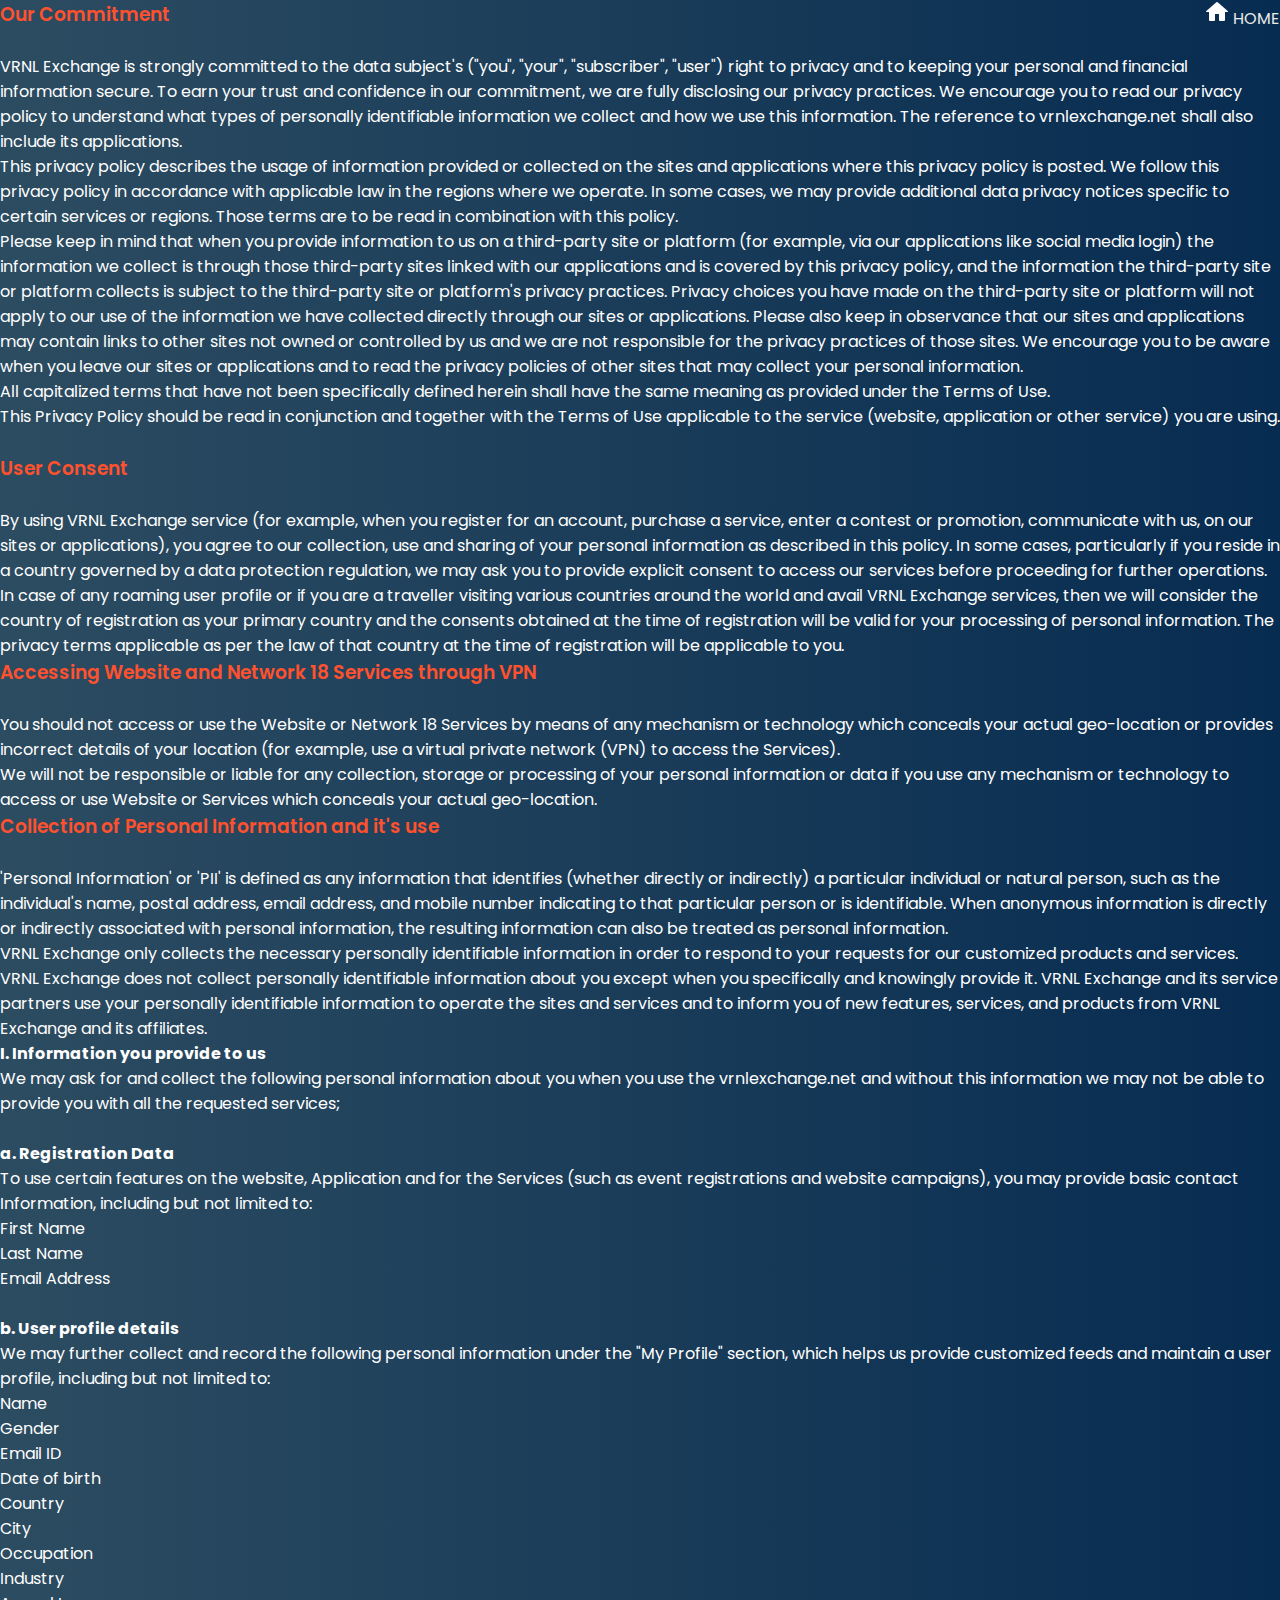
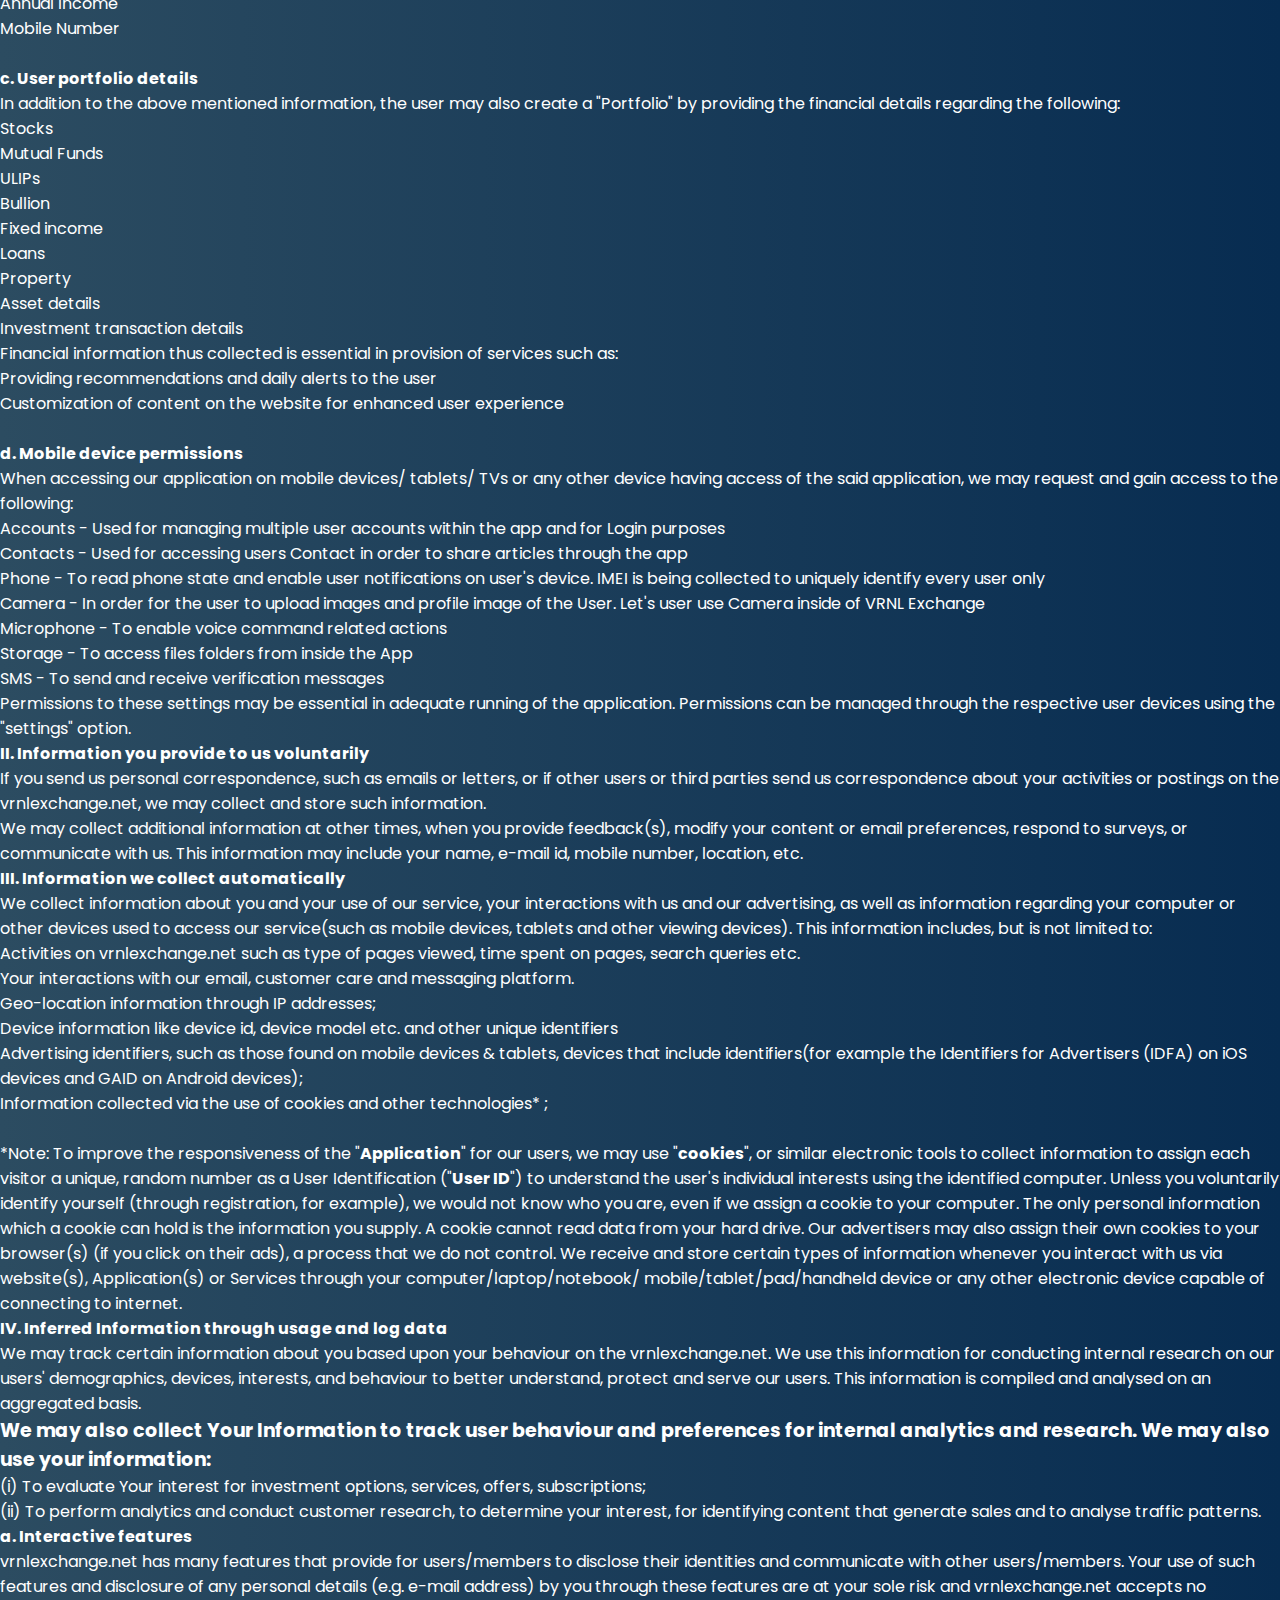
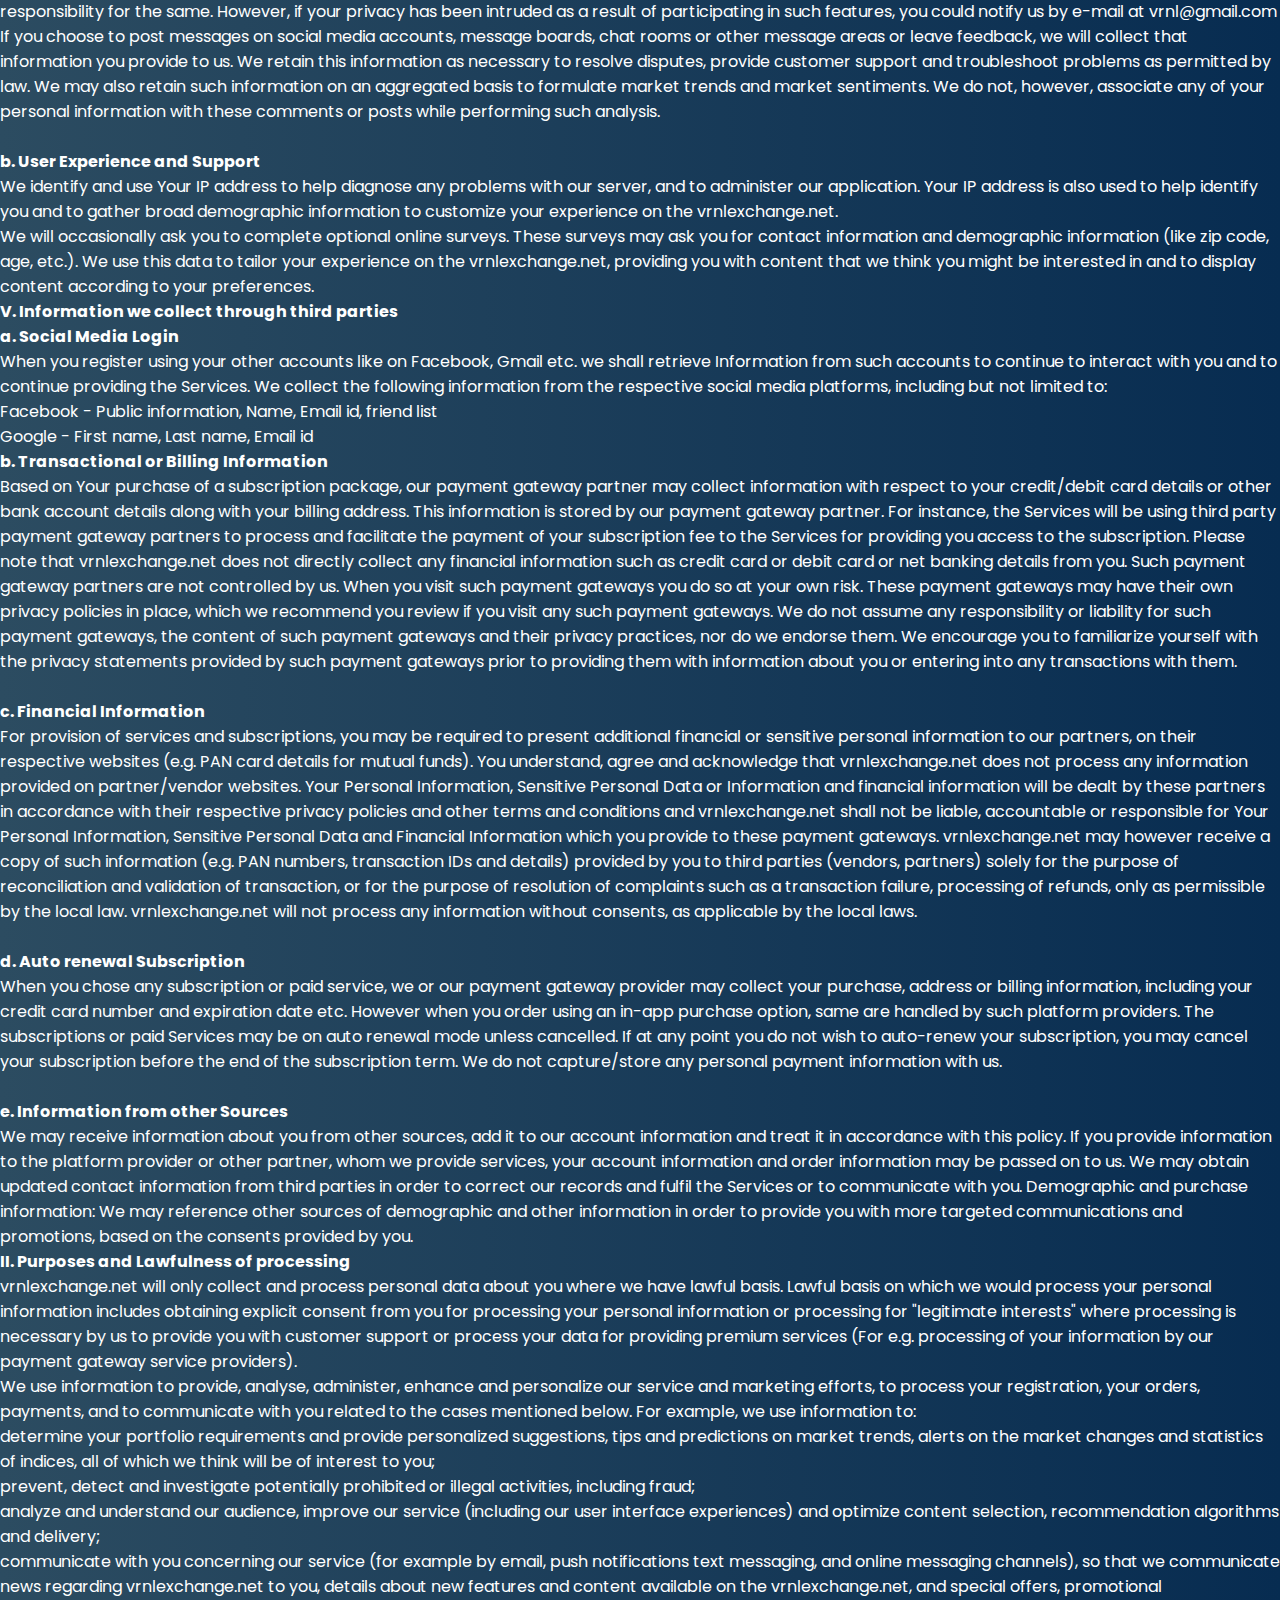
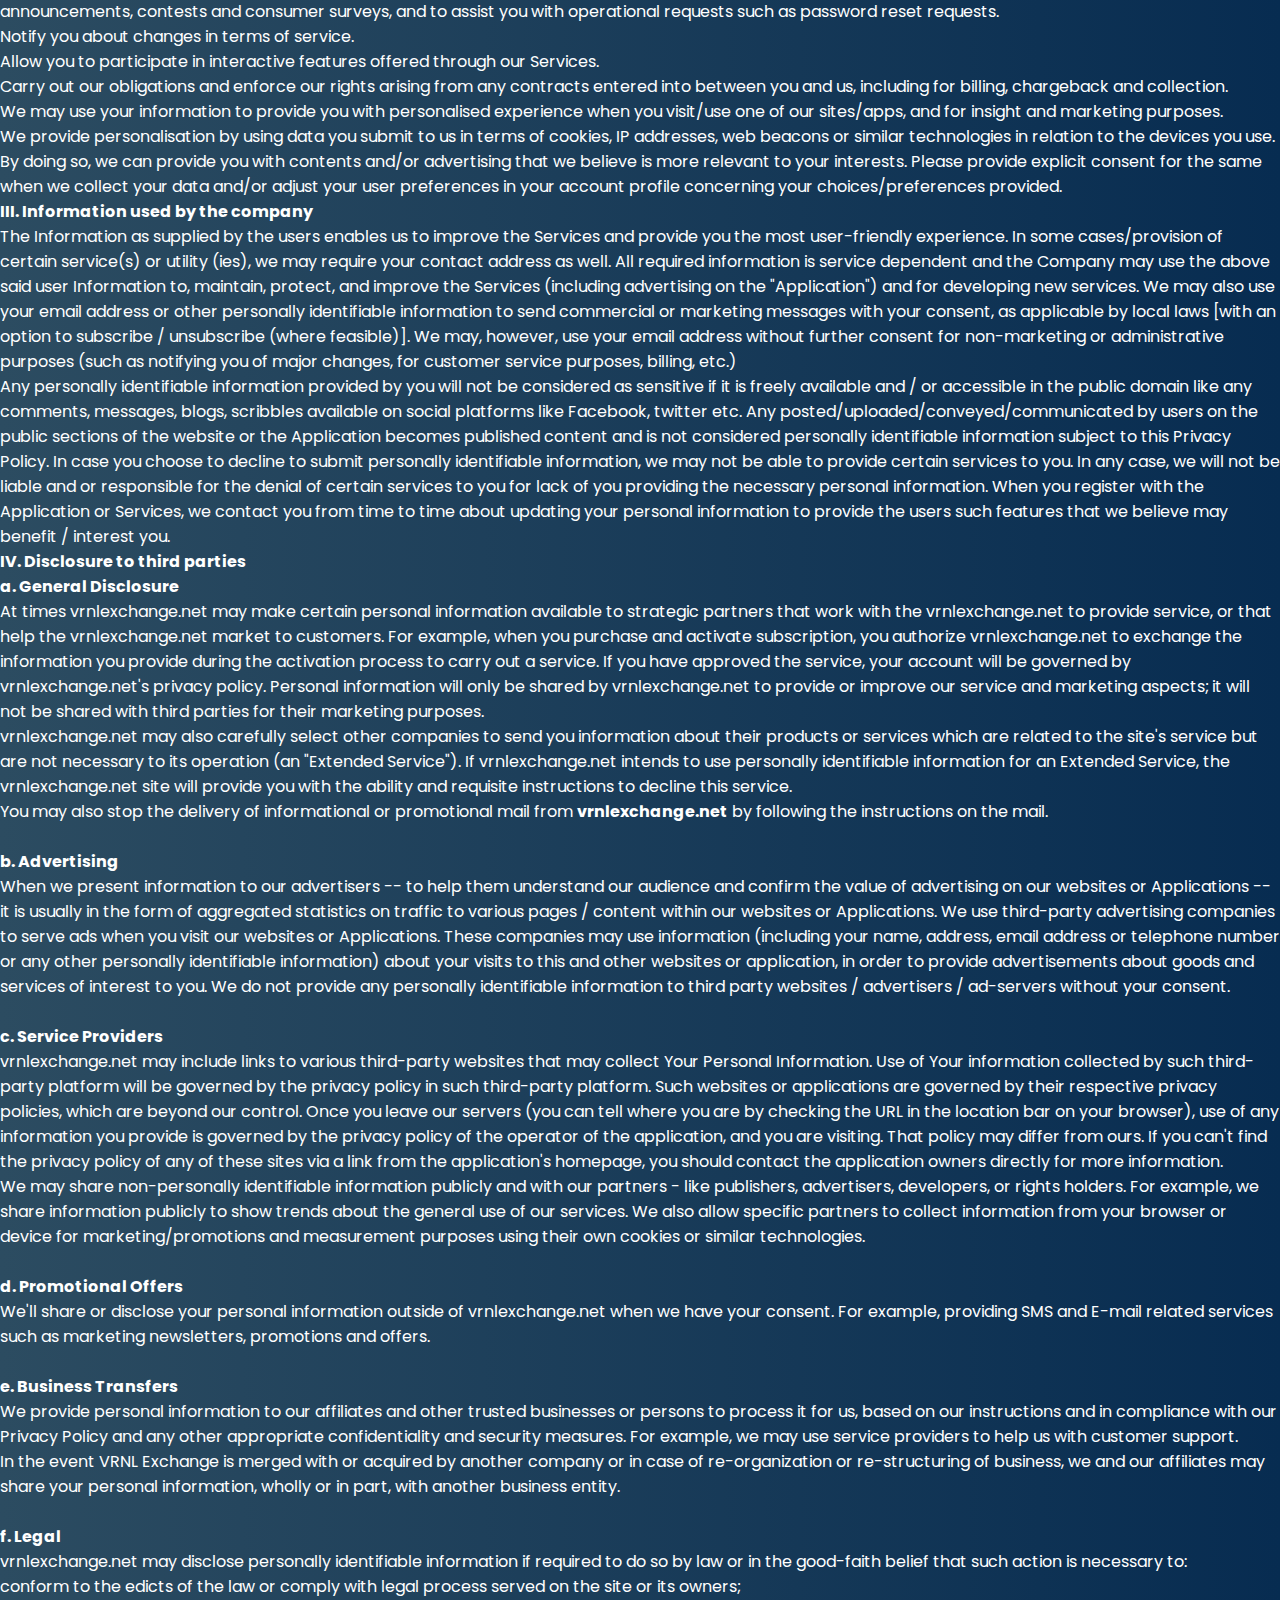
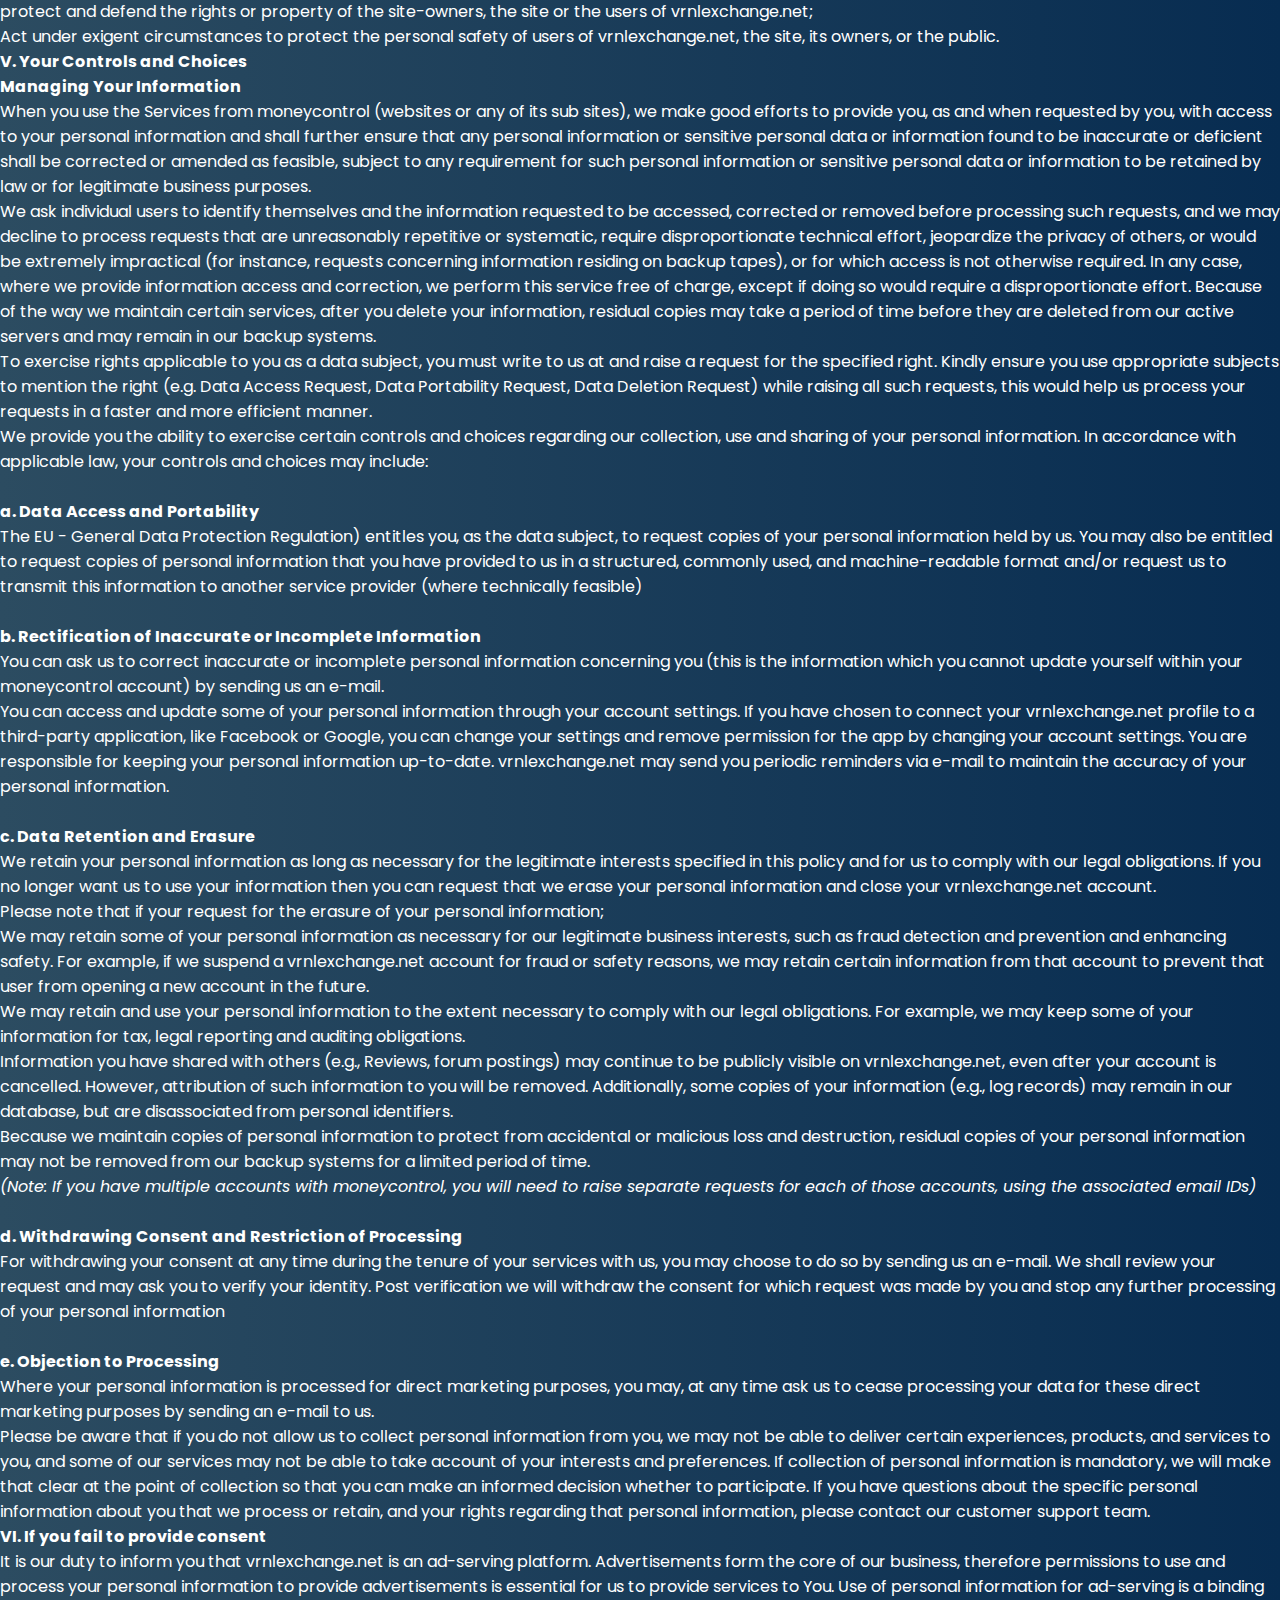
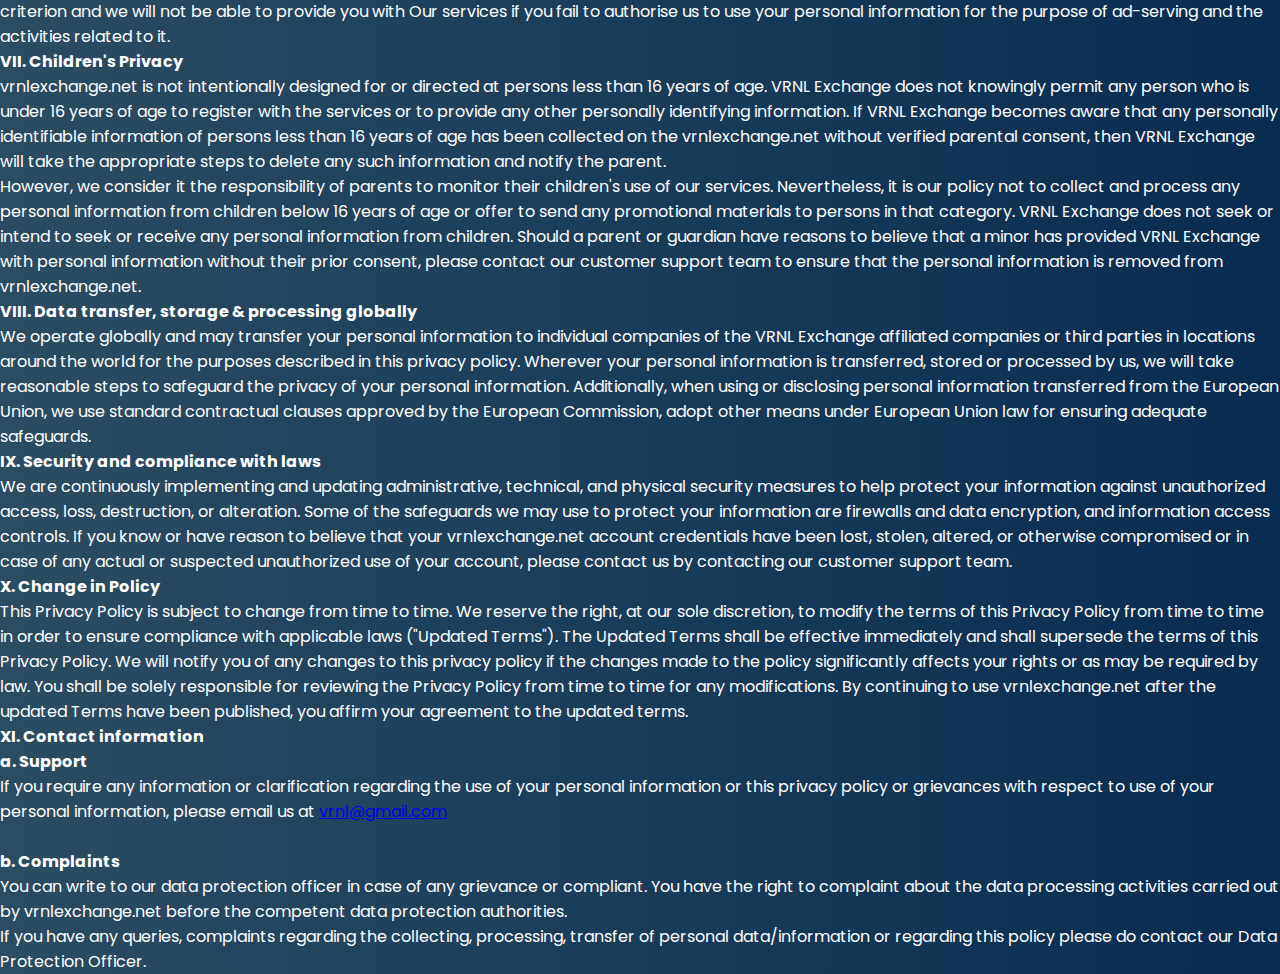
<file: privacy.html>
<!DOCTYPE html>
<html lang="en">
<head>
    <meta charset="UTF-8">
    <meta name="viewport" content="width=device-width, initial-scale=1.0">
    <title>Document</title>
    <link rel="icon" href="images/vrnl_favicon_img.png" sizes="32x32">


    <link rel="stylesheet" href="/css/styles.css">
    <link rel="preconnect" href="https://fonts.googleapis.com">
<!-- <link rel="preconnect" href="https://fonts.gstatic.com" crossorigin> -->
<link href="https://fonts.googleapis.com/css2?family=Poppins:wght@300&display=swap" rel="stylesheet">
<link rel="stylesheet" href="https://cdnjs.cloudflare.com/ajax/libs/font-awesome/6.4.2/css/all.min.css" integrity="sha512-z3gLpd7yknf1YoNbCzqRKc4qyor8gaKU1qmn+CShxbuBusANI9QpRohGBreCFkKxLhei6S9CQXFEbbKuqLg0DA==" crossorigin="anonymous" referrerpolicy="no-referrer" />
<link rel="dns-prefetch" href="//use.fontawesome.com">
<link
rel="stylesheet"
id="font-awesome-official-v4shim-css"
href="css/v4-shims.css"
media="all"
crossorigin="anonymous"
/>


</head>
<style>
  *{
    margin: 0px;
    padding: 0px;
    font-family: 'Poppins', sans-serif !important;
  }
  .container{
    /* background-color: #072c51 ; */
    background-image: linear-gradient(to right, #2c4c61 , #072c51);


  }
  .para_14{
    color: white;
  }
  h3{
    color: #ff512e;
font-weight: 600;

  }
  .privacy_list_2{
    color: white;
  }
  .privacy_list{
    color: white;

  }

  .content_back{
    background-color: black;
  }
  .vrnl_logos{
    width: 150px;
    height: 55px;
  }
  .himes{
    color: rgb(232, 235, 231);
    float: right;
  }

</style>
<body>
      <div class="container">
        <a href="/index.html"><p class="himes"><img src="images/icons8-home-24.webp"> HOME </p></a> 
        <h3>Our Commitment</h3>
        <p>&nbsp;</p>
        <div class="row">
            <p class="para_14">
              VRNL Exchange is strongly committed to the data subject's ("you", "your", "subscriber", "user") right to privacy and to keeping your personal and financial information secure. To earn your trust and confidence in our commitment, we are fully disclosing our privacy practices. We encourage you to read our privacy policy to understand what types of personally identifiable information we collect and how we use this information. The reference to vrnlexchange.net shall also include its applications.
            </p>
            <p class="para_14">
              This privacy policy describes the usage of information provided or collected on the sites and applications where this privacy policy is posted. We follow this privacy policy in accordance with applicable law in the regions where we operate.  In some cases, we may provide additional data privacy notices specific to certain services or regions. Those terms are to be read in combination with this policy.
            </p>
            <p class="para_14">
              Please keep in mind that when you provide information to us on a third-party site or platform (for example, via our applications like social media login) the information we collect is through those third-party sites linked with our applications and is covered by this privacy policy, and the information the third-party site or platform collects is subject to the third-party site or platform's privacy practices. Privacy choices you have made on the third-party site or platform will not apply to our use of the information we have collected directly through our sites or applications. Please also keep in observance that our sites and applications may contain links to other sites not owned or controlled by us and we are not responsible for the privacy practices of those sites. We encourage you to be aware when you leave our sites or applications and to read the privacy policies of other sites that may collect your personal information.
            </p>
            <p class="para_14">All capitalized terms that have not been specifically defined herein shall have the same meaning as provided under the Terms of Use.</p>
            <p class="para_14">
              This Privacy Policy should be read in conjunction and together with the Terms of Use applicable to the service (website, application or other service) you are using.
            </p>
        </div>
            <p class="para_14"><br>
              </p>
              <h3>User Consent</h3>
              <p>&nbsp;</p>
              <p class="para_14">
              By using VRNL Exchange service (for example, when you register for an account, purchase a service, enter a contest or promotion, communicate with us, on our sites or applications), you agree to our collection, use and sharing of your personal information as described in this policy. In some cases, particularly if you reside in a country governed by a data protection regulation, we may ask you to provide explicit consent to access our services before proceeding for further operations. In case of any roaming user profile or if you are a traveller visiting various countries around the world and avail VRNL Exchange services, then we will consider the country of registration as your primary country and the consents obtained at the time of registration will be valid for your processing of personal information. The privacy terms applicable as per the law of that country at the time of registration will be applicable to you.
            </p>
            <p class="para_14">
              </p><h3>Accessing Website and Network 18 Services through VPN</h3>
              <p>&nbsp;</p>
              <p class="para_14">
              You should not access or use the Website or Network 18 Services by means of any mechanism or technology which conceals your actual geo-location or provides incorrect details of your location (for example, use a virtual private network (VPN) to access the Services).
            </p>
            <p class="para_14">
              We will not be responsible or liable for any collection, storage or processing of your personal information or data if you use any mechanism or technology to access or use Website or Services which conceals your actual geo-location.
            </p>
            <p class="para_14">
              </p><h3>Collection of Personal Information and it's use</h3>
              <p>&nbsp;</p>
              <p class="para_14">
              'Personal Information' or 'PII' is defined as any information that identifies (whether directly or indirectly)  a particular individual or natural person, such as the individual's name, postal address, email address, and mobile number indicating to that particular person or is identifiable. When anonymous information is directly or indirectly associated with personal information, the resulting information can also be treated as personal information.
            </p>
            <p class="para_14">
              VRNL Exchange only collects the necessary personally identifiable information in order to respond to your requests for our customized products and services.
            </p>
            <p class="para_14">
              VRNL Exchange does not collect personally identifiable information about you except when you specifically and knowingly provide it. VRNL Exchange and its service partners use your personally identifiable information to operate the sites and services and to inform you of new features, services, and products from VRNL Exchange and its affiliates.
            </p>
            <ul class="privacy_list_2 ">
              <li>
                <strong>I. Information you provide to us </strong><br>
                We may ask for and collect the following personal information about you when you use the vrnlexchange.net and without this information we may not be able to provide you with all the requested services;<br><br>
                <strong>a. Registration Data </strong><br>
                To use certain features on the website, Application and for the Services (such as event registrations and website campaigns), you may provide basic contact Information, including but not limited to:
                <ul class="privacy_list clearfix">
                  <li><span>First Name</span></li>
                  <li><span>Last Name</span></li>
                  <li><span>Email Address</span></li>
                </ul>
                <br>
                <strong>b. User profile details</strong><br>
                We may further collect and record the following personal information under the "My Profile" section, which helps us provide customized feeds and maintain a user profile, including but not limited to:<br>
                <ul class="privacy_list clearfix">
                  <li><span>Name</span></li>
                  <li><span>Gender</span></li>
                  <li><span>Email ID</span></li>
                  <li><span>Date of birth</span></li>
                  <li><span>Country</span></li>
                  <li><span>City</span></li>
                  <li><span>Occupation</span></li>
                  <li><span>Industry</span></li>
                  <li><span>Annual Income</span></li>
                  <li><span>Mobile Number</span></li>
                </ul>
                <br>
                <strong>c.  User portfolio details</strong><br>
                In addition to the above mentioned information, the user may also create a "Portfolio" by providing the financial details regarding the following:
                <ul class="privacy_list clearfix">
                  <li><span>Stocks</span></li>
                  <li><span>Mutual Funds</span></li>
                  <li><span>ULIPs</span></li>
                  <li><span>Bullion</span></li>
                  <li><span>Fixed income</span></li>
                  <li><span>Loans</span></li>
                  <li><span>Property</span></li>
                  <li><span>Asset details</span></li>
                  <li><span>Investment transaction details</span></li>
                </ul>
                Financial information thus collected is essential in provision of services such as:
                <ul class="privacy_list clearfix">
                  <li><span>Providing recommendations and daily alerts to the user</span></li>
                  <li><span>Customization of content on the website for enhanced user experience</span></li>
                </ul>
                <br>
                <strong>d.  Mobile device permissions</strong><br>
                When accessing our application on mobile devices/ tablets/ TVs or any other device having access of the said application, we may request and gain access to the following:
                <ul class="privacy_list clearfix">
                  <li><span>Accounts - Used for managing multiple user accounts within the app and for Login purposes</span></li>
                  <li><span>Contacts - Used for accessing users Contact in order to share articles through the app</span></li>
                  <li><span>Phone - To read phone state and enable user notifications on user's device. IMEI is being collected to uniquely identify every user only</span></li>
                  <li><span>Camera - In order for the user to upload images and profile image of the User. Let's user use Camera inside of VRNL Exchange</span></li>
                  <li><span>Microphone - To enable voice command related actions</span></li>
                  <li><span>Storage - To access files folders from inside the App</span></li>
                  <li><span>SMS - To send and receive verification messages</span></li>
                </ul>
                <p class="para_14">Permissions to these settings may be essential in adequate running of the application. Permissions can be managed through the respective user devices using the "settings" option.</p>
              </li>
              <li>
                <p class="para_14">
                  <strong>II. Information you provide to us voluntarily</strong><br>
                  If you send us personal correspondence, such as emails or letters, or if other users or third parties send us correspondence about your activities or postings on the vrnlexchange.net, we may collect and store such information.
                </p>
                <p class="para_14">
                  We may collect additional information at other times, when you provide feedback(s), modify your content or email preferences, respond to surveys, or communicate with us. This information may include your name, e-mail id, mobile number, location, etc.
                </p>
              </li>
              <li>
                <p class="para_14">
                  <strong>III. Information we collect automatically</strong><br>
                  We collect information about you and your use of our service, your interactions with us and our advertising, as well as information regarding your computer or other devices used to access our service(such as mobile devices, tablets and other viewing devices). This information includes, but is not limited to:
                </p>
                <ul class="privacy_list clearfix">
                  <li><span>Activities on vrnlexchange.net such as type of pages viewed, time spent on pages, search queries etc.</span></li>
                  <li><span>Your interactions with our email, customer care and messaging platform.</span></li>
                  <li><span>Geo-location information through  IP addresses;</span></li>
                  <li><span>Device information like device id, device model etc. and other unique identifiers</span></li>
                  <li><span>Advertising identifiers, such as those found on mobile devices &amp; tablets, devices that include  identifiers(for example the Identifiers for Advertisers (IDFA) on iOS devices and GAID on Android devices);</span></li>
                  <li><span>Information collected via the use of cookies and other technologies* ;</span></li>
                </ul>
                <br>
                <p class="para_14">
                  *Note: To improve the responsiveness of the "<b>Application</b>" for our users, we may use "<b>cookies</b>", or similar electronic tools to collect information to assign each visitor a unique, random number as a User Identification ("<b>User ID</b>") to understand the user's individual interests using the identified computer. Unless you voluntarily identify yourself (through registration, for example), we would not know who you are, even if we assign a cookie to your computer. The only personal information which a cookie can hold is the information you supply. A cookie cannot read data from your hard drive. Our advertisers may also assign their own cookies to your browser(s) (if you click on their ads), a process that we do not control. We receive and store certain types of information whenever you interact with us via website(s), Application(s) or Services through your computer/laptop/notebook/ mobile/tablet/pad/handheld device or any other electronic device capable of connecting to internet. 
                </p>
              </li>
              <li>
                <p class="para_14">
                  <strong>IV. Inferred Information through usage and log data</strong><br>
                  We may track certain information about you based upon your behaviour on the vrnlexchange.net. We use this information for conducting internal research on our users' demographics, devices, interests, and behaviour to better understand, protect and serve our users. This information is compiled and analysed on an aggregated basis. 
                </p>
                <p class="para_14">
                  <strong style="font-size: 19px;" class="strongly">We may also collect Your Information to track user behaviour and preferences for internal analytics and research. We may also use your information:</strong><br>
                  (i) To evaluate Your interest for investment options, services, offers, subscriptions; <br>
                  (ii) To perform analytics and conduct customer research, to determine your interest, for identifying content that generate sales and to analyse traffic patterns.<br>
                  </p><ul class="privacy_list_2 clearfix">
                    <li>
                      <strong>a. Interactive features</strong><br>
                      vrnlexchange.net has many features that provide for users/members to disclose their identities and communicate with other users/members. Your use of such features and disclosure of any personal details (e.g. e-mail address) by you through these features are at your sole risk and vrnlexchange.net accepts no responsibility for the same. However, if your privacy has been intruded as a result of participating in such features, you could notify us by e-mail at vrnl@gmail.com <br>
                      If you choose to post messages on social media accounts, message boards, chat rooms or other message areas or leave feedback, we will collect that information you provide to us. We retain this information as necessary to resolve disputes, provide customer support and troubleshoot problems as permitted by law. We may also retain such information on an aggregated basis to formulate market trends and market sentiments. We do not, however, associate any of your personal information with these comments or posts while performing such analysis.
                    </li>
                    <br>
                    <li>
                      <strong>b. User Experience and Support</strong><br>
                      We identify and use Your IP address to help diagnose any problems with our server, and to administer our application. Your IP address is also used to help identify you and to gather broad demographic information to customize your experience on the vrnlexchange.net.<br>
                      We will occasionally ask you to complete optional online surveys. These surveys may ask you for contact information and demographic information (like zip code, age, etc.). We use this data to tailor your experience on the vrnlexchange.net, providing you with content that we think you might be interested in and to display content according to your preferences.
                    </li>
                  </ul>
                <p></p>
              </li>
              <li>
                <p class="para_14"> <strong>V. Information we collect through third parties</strong></p>
                <ul class="privacy_list_2 clearfix">
                  <li>
                    <strong>a. Social Media Login</strong><br>
                    When you register using your other accounts like on Facebook, Gmail etc. we shall retrieve Information from such accounts to continue to interact with you and to continue providing the Services. We collect the following information from the respective social media platforms, including but not limited to:
                    <ul class="privacy_list clearfix">
                      <li><span>Facebook - Public information, Name, Email id, friend list</span> </li>
                      <li><span>Google - First name, Last name, Email id </span></li>
                    </ul>
                  </li>
                  <li>
                    <strong>b. Transactional or Billing Information</strong><br>
                    Based on Your purchase of a subscription package, our payment gateway partner may collect information with respect to your credit/debit card details or other bank account details along with your billing address. This information is stored by our payment gateway partner. For instance, the Services will be using third party payment gateway partners to process and facilitate the payment of your subscription fee to the Services for providing you access to the subscription. Please note that vrnlexchange.net does not directly collect any financial information such as credit card or debit card or net banking details from you. Such payment gateway partners are not controlled by us. When you visit such payment gateways you do so at your own risk. These payment gateways may have their own privacy policies in place, which we recommend you review if you visit any such payment gateways. We do not assume any responsibility or liability for such payment gateways, the content of such payment gateways and their privacy practices, nor do we endorse them. We encourage you to familiarize yourself with the privacy statements provided by such payment gateways prior to providing them with information about you or entering into any transactions with them.
                  </li>
                  <br>
                  <li>
                    <strong>c.  Financial Information</strong><br>
                    For provision of services and subscriptions, you may be required to present additional financial or sensitive personal information to our partners, on their respective websites (e.g. PAN card details for mutual funds). You understand, agree and acknowledge that vrnlexchange.net does not process any information provided on partner/vendor websites. Your Personal Information, Sensitive Personal Data or Information and financial information will be dealt by these partners in accordance with their respective privacy policies and other terms and conditions and vrnlexchange.net shall not be liable, accountable or responsible for Your Personal Information, Sensitive Personal Data and Financial Information which you provide to these payment gateways. vrnlexchange.net may however receive a copy of such information (e.g. PAN numbers, transaction IDs and details) provided by you to third parties (vendors, partners) solely for the purpose of reconciliation and validation of transaction, or for the purpose of resolution of complaints such as a transaction failure, processing of refunds, only as permissible by the local law. vrnlexchange.net will not process any information without consents, as applicable by the local laws.
                  </li>
                  <br>
                  <li>
                    <strong>d. Auto renewal Subscription</strong><br>
                    When you chose any subscription or paid service, we or our payment gateway provider may collect your purchase, address or billing information, including your credit card number and expiration date etc. However when you order using an in-app purchase option, same are handled by such platform providers. The subscriptions or paid Services may be on auto renewal mode unless cancelled. If at any point you do not wish to auto-renew your subscription, you may cancel your subscription before the end of the subscription term. We do not capture/store any personal payment information with us.
                  </li>
                  <br>
                  <li>
                    <strong>e. Information from other Sources</strong><br>
                    We may receive information about you from other sources, add it to our account information and treat it in accordance with this policy. If you provide information to the platform provider or other partner, whom we provide services, your account information and order information may be passed on to us. We may obtain updated contact information from third parties in order to correct our records and fulfil the Services or to communicate with you. Demographic and purchase information: We may reference other sources of demographic and other information in order to provide you with more targeted communications and promotions, based on the consents provided by you.
                  </li>
                </ul>
              </li>
            </ul>
            <p class="para_14">
              <strong>II. Purposes and Lawfulness of processing</strong><br>
              vrnlexchange.net will only collect and process personal data about you where we have lawful basis. Lawful basis on which we would process your personal information includes obtaining explicit consent from you for processing your personal information or processing for "legitimate interests" where processing is necessary by us to provide you with customer support or process your data for providing premium services (For e.g. processing of your information by our payment gateway service providers).
            </p>
            <p class="para_14">
              We use information to provide, analyse, administer, enhance and personalize our service and marketing efforts, to process your registration, your orders, payments, and to communicate with you related to the cases mentioned below. For example, we use information to:
            </p>
            <ul class="privacy_list clearfix">
              <li><span>determine your portfolio requirements and provide personalized suggestions, tips and predictions on market trends, alerts on the market changes and statistics of indices, all of which we think will be of interest to you;</span></li>
              <li><span>prevent, detect and investigate potentially prohibited or illegal activities, including fraud;</span></li>
              <li><span>analyze and understand our audience, improve our service (including our user interface experiences) and optimize content selection, recommendation algorithms and delivery;</span></li>
              <li><span>communicate with you concerning our service (for example by email, push notifications text messaging, and online messaging channels), so that we communicate news regarding vrnlexchange.net to you, details about new features and content available on the vrnlexchange.net, and special offers, promotional announcements, contests and consumer surveys, and to assist you with operational requests such as password reset requests. </span></li>
              <li><span>Notify you about changes in terms of service.</span></li>
              <li><span>Allow you to participate in interactive features offered through our Services.</span></li>
              <li><span>Carry out our obligations and enforce our rights arising from any contracts entered into between you and us, including for billing, chargeback and collection.</span></li>
            </ul>
            <p class="para_14">We may use your information to provide you with personalised experience when you visit/use one of our sites/apps, and for insight and marketing purposes.</p>
            <p class="para_14">
              We provide personalisation by using data you submit to us in terms of cookies, IP addresses, web beacons or similar technologies in relation to the devices you use. By doing so, we can provide you with contents and/or advertising that we believe is more relevant to your interests. Please provide explicit consent for the same when we collect your data and/or adjust your user preferences in your account profile concerning your choices/preferences provided.
            </p>
            
            <p class="para_14"> <strong>III.  Information used by the company</strong><br>
              The Information as supplied by the users enables us to improve the Services and provide you the most user-friendly experience. In some cases/provision of certain service(s) or utility (ies), we may require your contact address as well. All required information is service dependent and the Company may use the above said user Information to, maintain, protect, and improve the Services (including advertising on the "Application") and for developing new services. We may also use your email address or other personally identifiable information to send commercial or marketing messages with your consent, as applicable by local laws [with an option to subscribe / unsubscribe (where feasible)]. We may, however, use your email address without further consent for non-marketing or administrative purposes (such as notifying you of major changes, for customer service purposes, billing, etc.)
            </p>
            <p class="para_14">
              Any personally identifiable information provided by you will not be considered as sensitive if it is freely available and / or accessible in the public domain like any comments, messages, blogs, scribbles available on social platforms like Facebook, twitter etc. Any posted/uploaded/conveyed/communicated by users on the public sections of the website or the Application becomes published content and is not considered personally identifiable information subject to this Privacy Policy. In case you choose to decline to submit personally identifiable information, we may not be able to provide certain services to you. In any case, we will not be liable and or responsible for the denial of certain services to you for lack of you providing the necessary personal information. When you register with the Application or Services, we contact you from time to time about updating your personal information to provide the users such features that we believe may benefit / interest you.
            </p>
            <p class="para_14"><strong>IV. Disclosure to third parties</strong></p>
            <ul class="privacy_list_2 clearfix">
              <li>
                <strong>a. General Disclosure</strong><br>
                At times vrnlexchange.net may make certain personal information available to strategic partners that work with the vrnlexchange.net to provide service, or that help the vrnlexchange.net market to customers. For example, when you purchase and activate subscription, you authorize  vrnlexchange.net to exchange the information you provide during the activation process to carry out a service. If you have approved the service, your account will be governed by vrnlexchange.net's privacy policy. Personal information will only be shared by vrnlexchange.net to provide or improve our service and marketing aspects; it will not be shared with third parties for their marketing purposes.<br>
                vrnlexchange.net may also carefully select other companies to send you information about their products or services which are related to the site's service but are not necessary to its operation (an "Extended Service"). If vrnlexchange.net intends to use personally identifiable information for an Extended Service, the vrnlexchange.net site will provide you with the ability and requisite instructions to decline this service.<br>
                You may also stop the delivery of informational or promotional mail from <b>vrnlexchange.net</b> by following the instructions on the mail.
              </li>
              <br>
              <li>
                <strong>b. Advertising </strong><br>
                When we present information to our advertisers -- to help them understand our audience and confirm the value of advertising on our websites or Applications -- it is usually in the form of aggregated statistics on traffic to various pages / content within our websites or Applications. We use third-party advertising companies to serve ads when you visit our websites or Applications. These companies may use information (including your name, address, email address or telephone number or any other personally identifiable information) about your visits to this and other websites or application, in order to provide advertisements about goods and services of interest to you. We do not provide any personally identifiable information to third party websites / advertisers / ad-servers without your consent.
              </li>
              <br>
              <li>
                <strong>c. Service Providers</strong><br>
                vrnlexchange.net may include links to various third-party websites that may collect Your Personal Information. Use of Your information collected by such third-party platform will be governed by the privacy policy in such third-party platform. Such websites or applications are governed by their respective privacy policies, which are beyond our control. Once you leave our servers (you can tell where you are by checking the URL in the location bar on your browser), use of any information you provide is governed by the privacy policy of the operator of the application, and you are visiting. That policy may differ from ours. If you can't find the privacy policy of any of these sites via a link from the application's homepage, you should contact the application owners directly for more information.<br>
                We may share non-personally identifiable information publicly and with our partners - like publishers, advertisers, developers, or rights holders. For example, we share information publicly to show trends about the general use of our services. We also allow specific partners to collect information from your browser or device for marketing/promotions and measurement purposes using their own cookies or similar technologies.
              </li>
              <br>
              <li>
                <strong>d. Promotional Offers</strong><br>
                We'll share or disclose your personal information outside of vrnlexchange.net when we have your consent. For example, providing SMS and E-mail related services such as marketing newsletters, promotions and offers.
              </li>
              <br>
              <li>
                <strong>e. Business Transfers </strong><br>
                We provide personal information to our affiliates and other trusted businesses or persons to process it for us, based on our instructions and in compliance with our Privacy Policy and any other appropriate confidentiality and security measures. For example, we may use service providers to help us with customer support.<br>
                In the event VRNL Exchange  is merged with or acquired by another company or in case of re-organization or re-structuring of business, we and our affiliates may share your personal information, wholly or in part, with another business entity.
              </li>
              <br>
              <li>
                <strong>f. Legal</strong><br>
                vrnlexchange.net may disclose personally identifiable information if required to do so by law or in the good-faith belief that such action is necessary to:<br>
                <ul class="privacy_list clearfix">
                  <li><span>conform to the edicts of the law or comply with legal process served on the site or its owners; </span></li>
                  <li><span>protect and defend the rights or property of the site-owners, the site or the users of vrnlexchange.net;</span></li>
                  <li><span>Act under exigent circumstances to protect the personal safety of users of vrnlexchange.net, the site, its owners, or the public.</span></li>
                </ul>
              </li>
            </ul>
            <p class="para_14"> <strong>V. Your Controls and Choices</strong><br></p>
            <ul class="privacy_list_2">
              <li>
                <strong>Managing Your Information</strong><br>
                When you use the Services from moneycontrol (websites or any of its sub sites), we make good efforts to provide you, as and when requested by you, with access to your personal information and shall further ensure that any personal information or sensitive personal data or information found to be inaccurate or deficient shall be corrected or amended as feasible, subject to any requirement for such personal information or sensitive personal data or information to be retained by law or for legitimate business purposes.<br>
                We ask individual users to identify themselves and the information requested to be accessed, corrected or removed before processing such requests, and we may decline to process requests that are unreasonably repetitive or systematic, require disproportionate technical effort, jeopardize the privacy of others, or would be extremely impractical (for instance, requests concerning information residing on backup tapes), or for which access is not otherwise required. In any case, where we provide information access and correction, we perform this service free of charge, except if doing so would require a disproportionate effort. Because of the way we maintain certain services, after you delete your information, residual copies may take a period of time before they are deleted from our active servers and may remain in our backup systems.<br>
                To exercise rights applicable to you as a data subject, you must write to us at  and raise a request for the specified right. Kindly ensure you use appropriate subjects to mention the right (e.g. Data Access Request, Data Portability Request, Data Deletion Request) while raising all such requests, this would help us process your requests in a faster and more efficient manner.<br>
                We provide you the ability to exercise certain controls and choices regarding our collection, use and sharing of your personal information. In accordance with applicable law, your controls and choices may include: 
             </li>
              <br>
              <li>
                <strong>a.  Data Access and Portability</strong><br>
                The EU - General Data Protection Regulation) entitles you, as the data subject, to request copies of your personal information held by us. You may also be entitled to request copies of personal information that you have provided to us in a structured, commonly used, and machine-readable format and/or request us to transmit this information to another service provider (where technically feasible)
              </li>
              <br>
              <li>
                <strong>b.  Rectification of Inaccurate or Incomplete Information</strong><br>
                You can ask us to correct inaccurate or incomplete personal information concerning you (this is the information which you cannot update yourself within your moneycontrol account) by sending us an e-mail.<br>
                You can access and update some of your personal information through your account settings. If you have chosen to connect your vrnlexchange.net profile to a third-party application, like Facebook or Google, you can change your settings and remove permission for the app by changing your account settings. You are responsible for keeping your personal information up-to-date. vrnlexchange.net may send you periodic reminders via e-mail to maintain the accuracy of your personal information.
              </li>
              <br>
              <li>
                <strong>c. Data Retention and Erasure</strong><br>
                We retain your personal information as long as necessary for the legitimate interests specified in this policy and for us to comply with our legal obligations. If you no longer want us to use your information then you can request that we erase your personal information and close your vrnlexchange.net account.<br>
                Please note that if your request for the erasure of your personal information;<br>
                <ul class="privacy_list clearfix">
                  <li><span>We may retain some of your personal information as necessary for our legitimate business interests, such as fraud detection and prevention and enhancing safety. For example, if we suspend a vrnlexchange.net account for fraud or safety reasons, we may retain certain information from that account to prevent that user from opening a new account in the future.</span></li>
                  <li><span>We may retain and use your personal information to the extent necessary to comply with our legal obligations. For example, we may keep some of your information for tax, legal reporting and auditing obligations.</span></li>
                  <li><span>Information you have shared with others (e.g., Reviews, forum postings) may continue to be publicly visible on vrnlexchange.net, even after your account is cancelled. However, attribution of such information to you will be removed. Additionally, some copies of your information (e.g., log records) may remain in our database, but are disassociated from personal identifiers.</span></li>
                  <li><span>Because we maintain copies of personal information to protect from accidental or malicious loss and destruction, residual copies of your personal information may not be removed from our backup systems for a limited period of time.</span></li>
                </ul>
                <i>(Note: If you have multiple accounts with moneycontrol, you will need to raise separate requests for each of those accounts, using the associated email IDs)</i>
              </li>
              <br>
              <li>
                <strong>d. Withdrawing Consent and Restriction of Processing</strong><br>
                For withdrawing your consent at any time during the tenure of your services with us, you may choose to do so by sending us an e-mail. We shall review your request and may ask you to verify your identity. Post verification we will withdraw the consent for which request was made by you and stop any further processing of your personal information
              </li>
              <br>
              <li>
                <strong>e.  Objection to Processing</strong><br>
                Where your personal information is processed for direct marketing purposes, you may, at any time ask us to cease processing your data for these direct marketing purposes by sending an e-mail to us.<br>
                Please be aware that if you do not allow us to collect personal information from you, we may not be able to deliver certain experiences, products, and services to you, and some of our services may not be able to take account of your interests and preferences. If collection of personal information is mandatory, we will make that clear at the point of collection so that you can make an informed decision whether to participate.  If you have questions about the specific personal information about you that we process or retain, and your rights regarding that personal information, please contact our customer support team.
              </li>
            </ul>
            <p class="para_14">
              <strong>VI. If you fail to provide consent</strong><br>
              It is our duty to inform you that vrnlexchange.net is an ad-serving platform. Advertisements form the core of our business, therefore permissions to use and process your personal information to provide advertisements is essential for us to provide services to You. Use of personal information for ad-serving is a binding criterion and we will not be able to provide you with Our services if you fail to authorise us to use your personal information for the purpose of ad-serving and the activities related to it.
            </p>
            <p class="para_14">
              <strong>VII. Children's Privacy</strong><br>
              vrnlexchange.net is not intentionally designed for or directed at persons less than 16 years of age. VRNL Exchange  does not knowingly permit any person who is under 16 years of age to register with the services or to provide any other personally identifying information. If VRNL Exchange  becomes aware that any personally identifiable information of persons less than 16 years of age has been collected on the vrnlexchange.net without verified parental consent, then VRNL Exchange  will take the appropriate steps to delete any such information and notify the parent.
            </p>
            <p class="para_14">
              However, we consider it the responsibility of parents to monitor their children's use of our services. Nevertheless, it is our policy not to collect and process any personal information from children below 16 years of age or offer to send any promotional materials to persons in that category. VRNL Exchange  does not seek or intend to seek or receive any personal information from children. Should a parent or guardian have reasons to believe that a minor has provided VRNL Exchange  with personal information without their prior consent, please contact our customer support team to ensure that the personal information is removed from vrnlexchange.net.
            </p>
            <p class="para_14">
              <strong>VIII.  Data transfer, storage &amp; processing globally</strong><br>
              We operate globally and may transfer your personal information to individual companies of the VRNL Exchange  affiliated companies or third parties in locations around the world for the purposes described in this privacy policy. Wherever your personal information is transferred, stored or processed by us, we will take reasonable steps to safeguard the privacy of your personal information. Additionally, when using or disclosing personal information transferred from the European Union, we use standard contractual clauses approved by the European Commission, adopt other means under European Union law for ensuring adequate safeguards.
            </p>
            <p class="para_14">
              <strong>IX. Security and compliance with laws</strong><br>
              We are continuously implementing and updating administrative, technical, and physical security measures to help protect your information against unauthorized access, loss, destruction, or alteration. Some of the safeguards we may use to protect your information are firewalls and data encryption, and information access controls. If you know or have reason to believe that your vrnlexchange.net account credentials have been lost, stolen, altered, or otherwise compromised or in case of any actual or suspected unauthorized use of your account, please contact us by contacting our customer support team.
            </p>
            <p class="para_14">
              <strong>X. Change in Policy </strong><br>
              This Privacy Policy is subject to change from time to time. We reserve the right, at our sole discretion, to modify the terms of this Privacy Policy from time to time in order to ensure compliance with applicable laws ("Updated Terms"). The Updated Terms shall be effective immediately and shall supersede the terms of this Privacy Policy. We will notify you of any changes to this privacy policy if the changes made to the policy significantly affects your rights or as may be required by law. You shall be solely responsible for reviewing the Privacy Policy from time to time for any modifications. By continuing to use vrnlexchange.net after the updated Terms have been published, you affirm your agreement to the updated terms.
            </p>
            <p class="para_14"> <strong>XI. Contact information</strong><br>
            </p>
            <ul class="privacy_list_2 clearfix">
              <li>
                <strong>a. Support</strong><br>
                If you require any information or clarification regarding the use of your personal information or this privacy policy or grievances with respect to use of your personal information, please email us at <a href="mailto:GDPR@NW18.com" title="GDPR@NW18.com">vrnl@gmail.com</a>
              </li>
              <br>
              
              <li>
                <strong>b.  Complaints</strong><br>
                You can write to our data protection officer in case of any grievance or compliant. You have the right to complaint about the data processing activities carried out by vrnlexchange.net before the competent data protection authorities. <br>
                If you have any queries, complaints regarding the collecting, processing, transfer of personal data/information or regarding this policy please do contact our Data Protection Officer.
              </li>
            </ul></div>  </div>
</body>
</html>
</file>
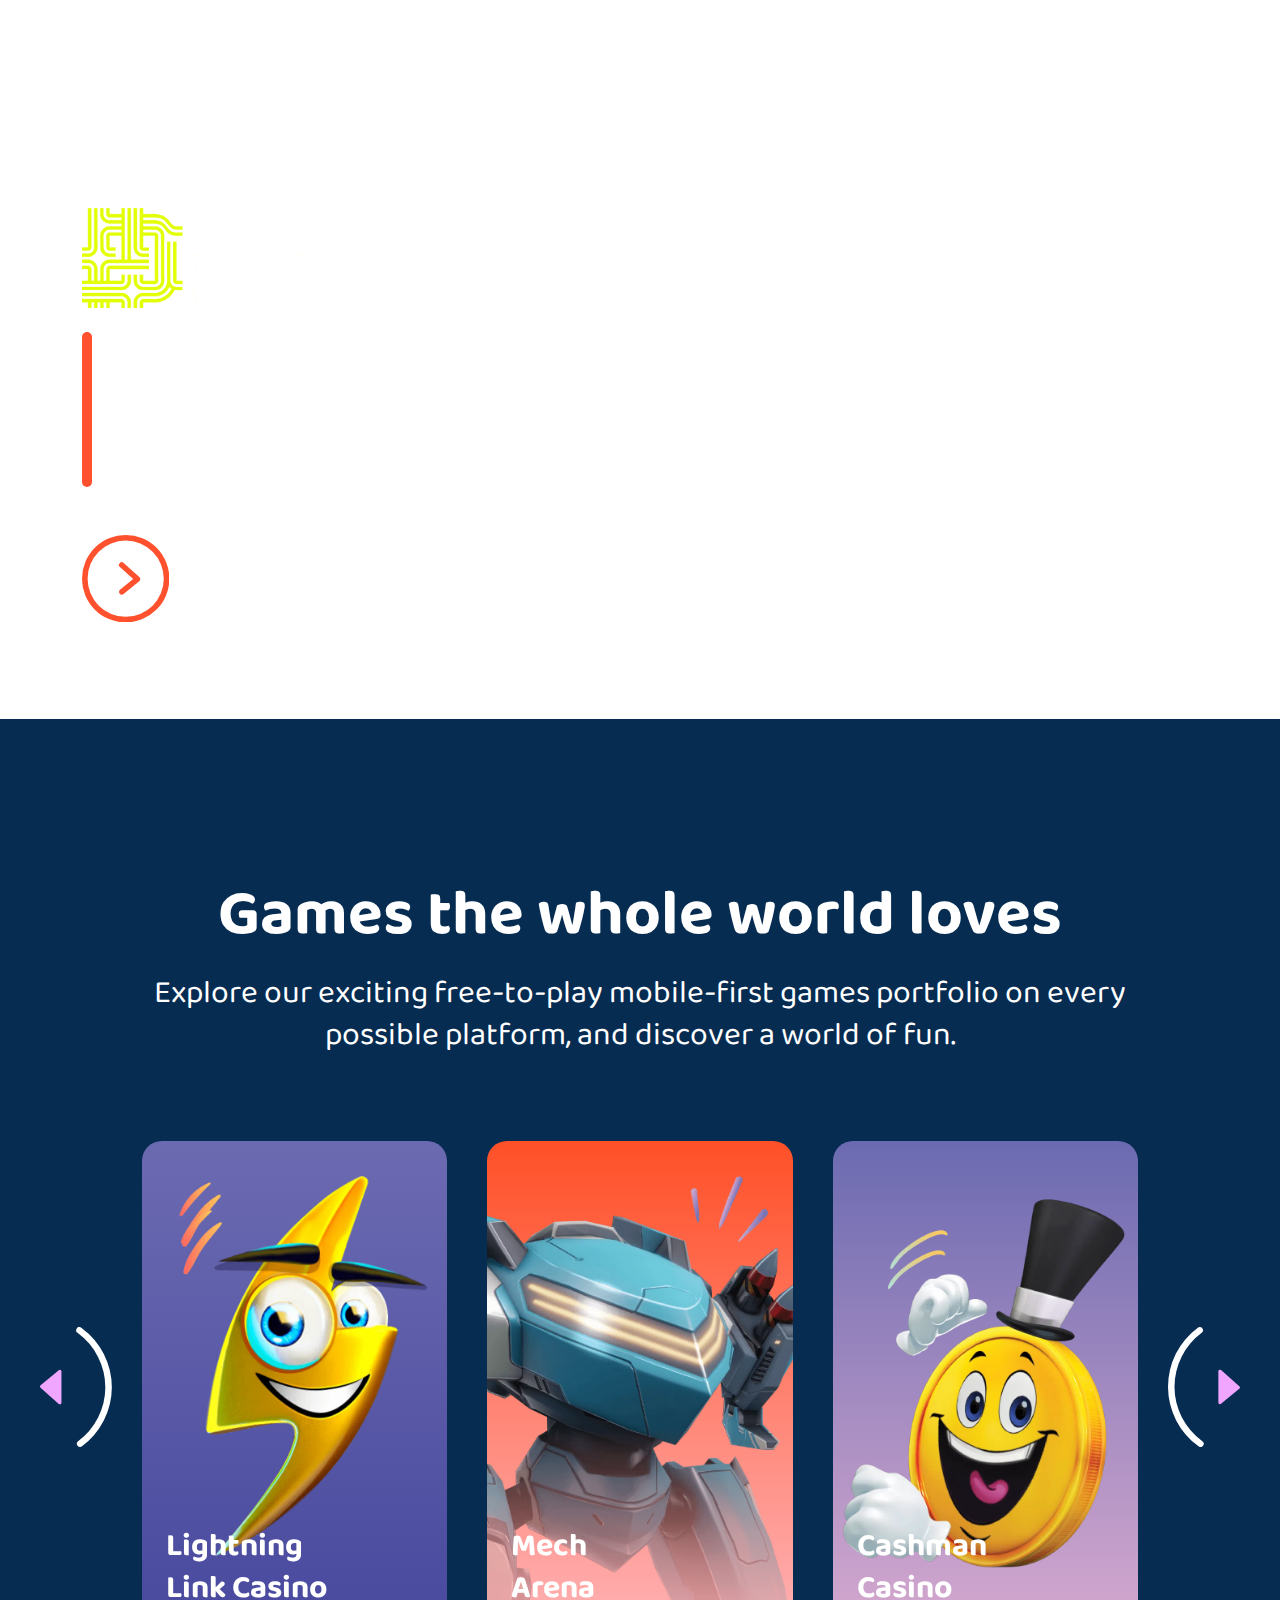
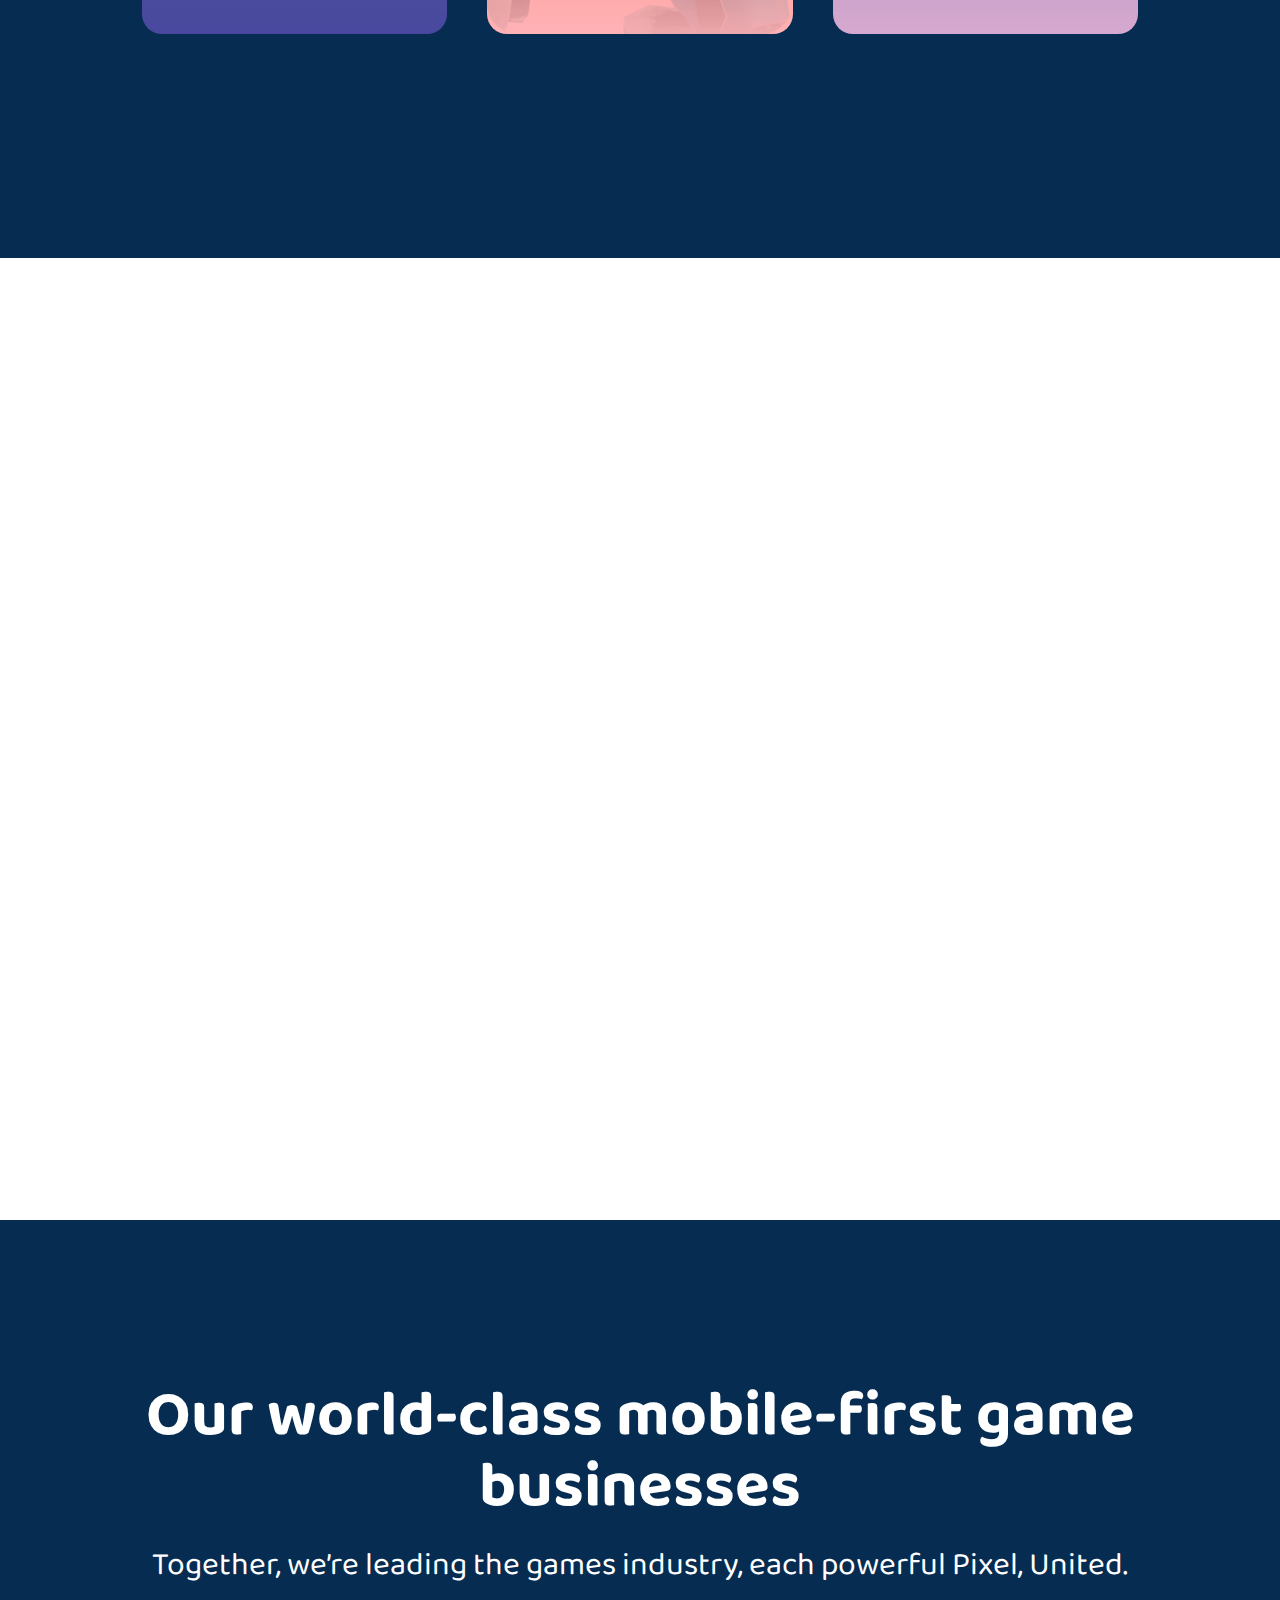
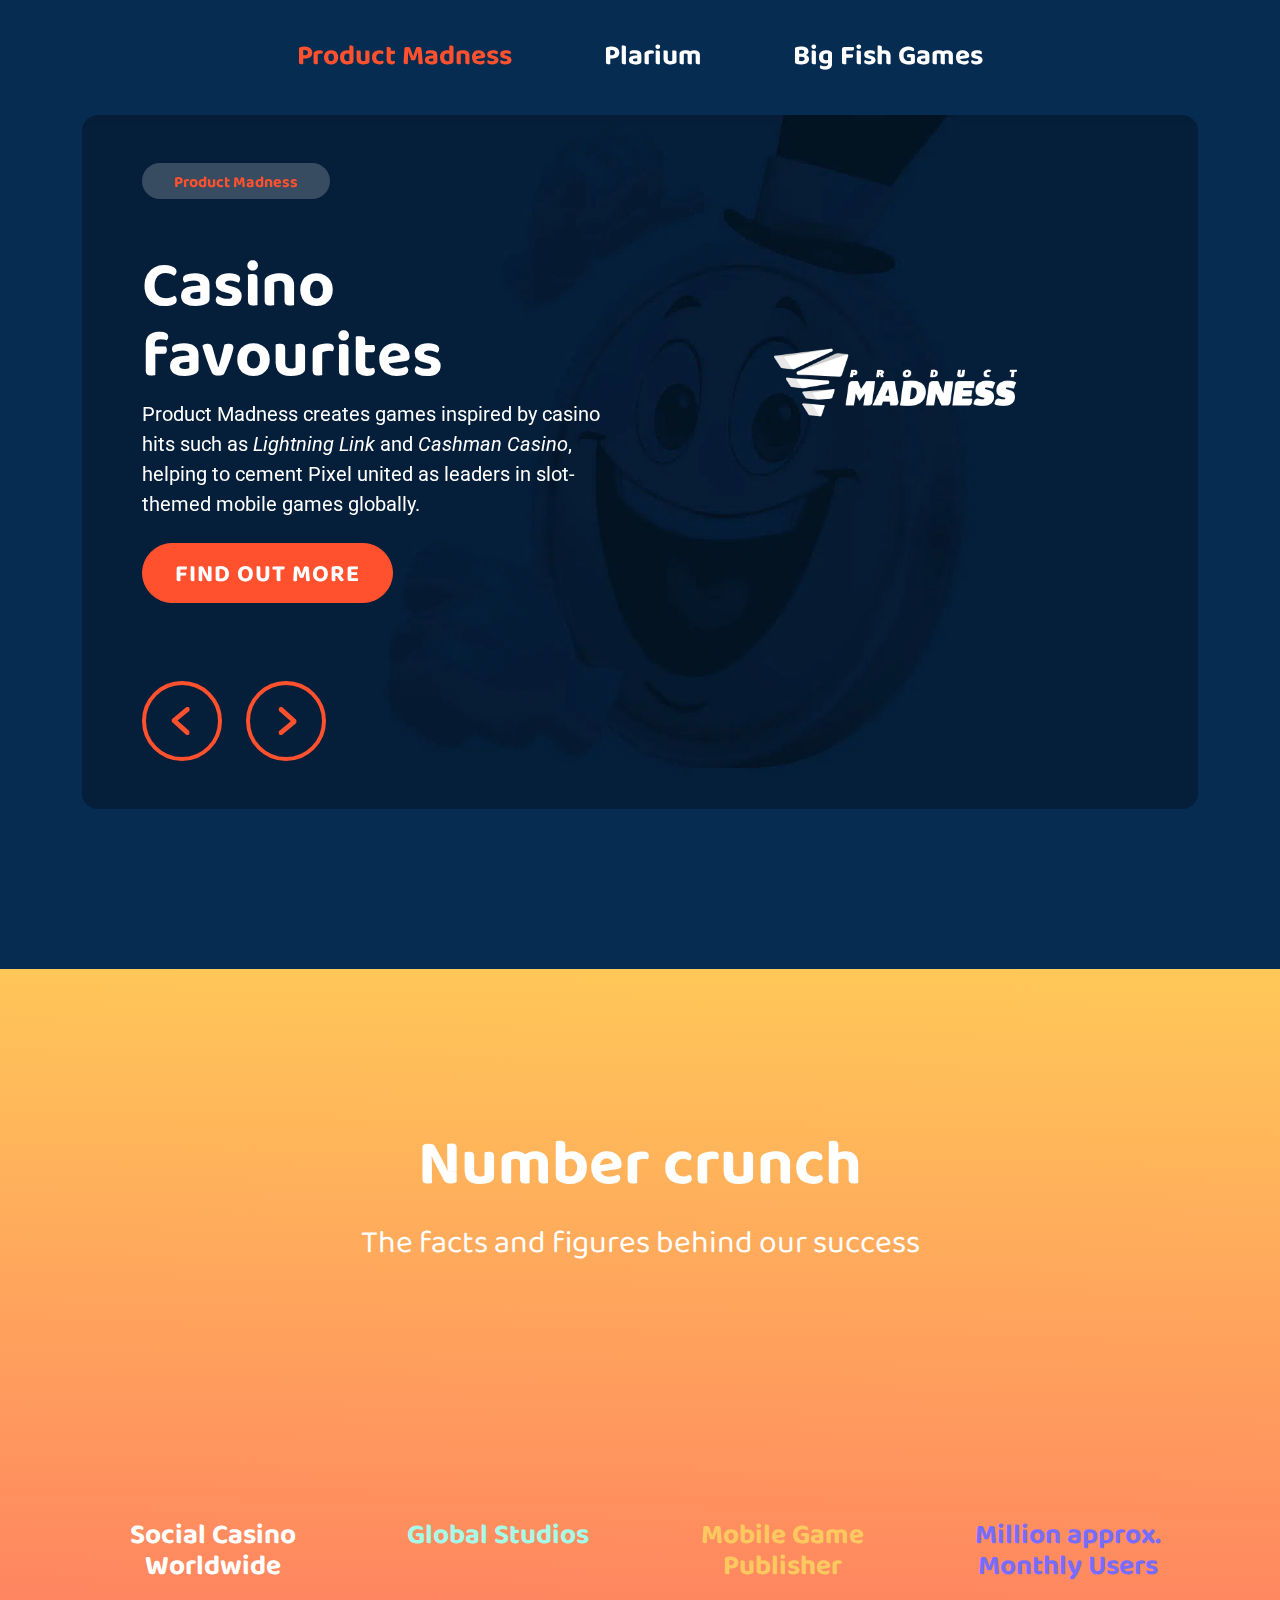
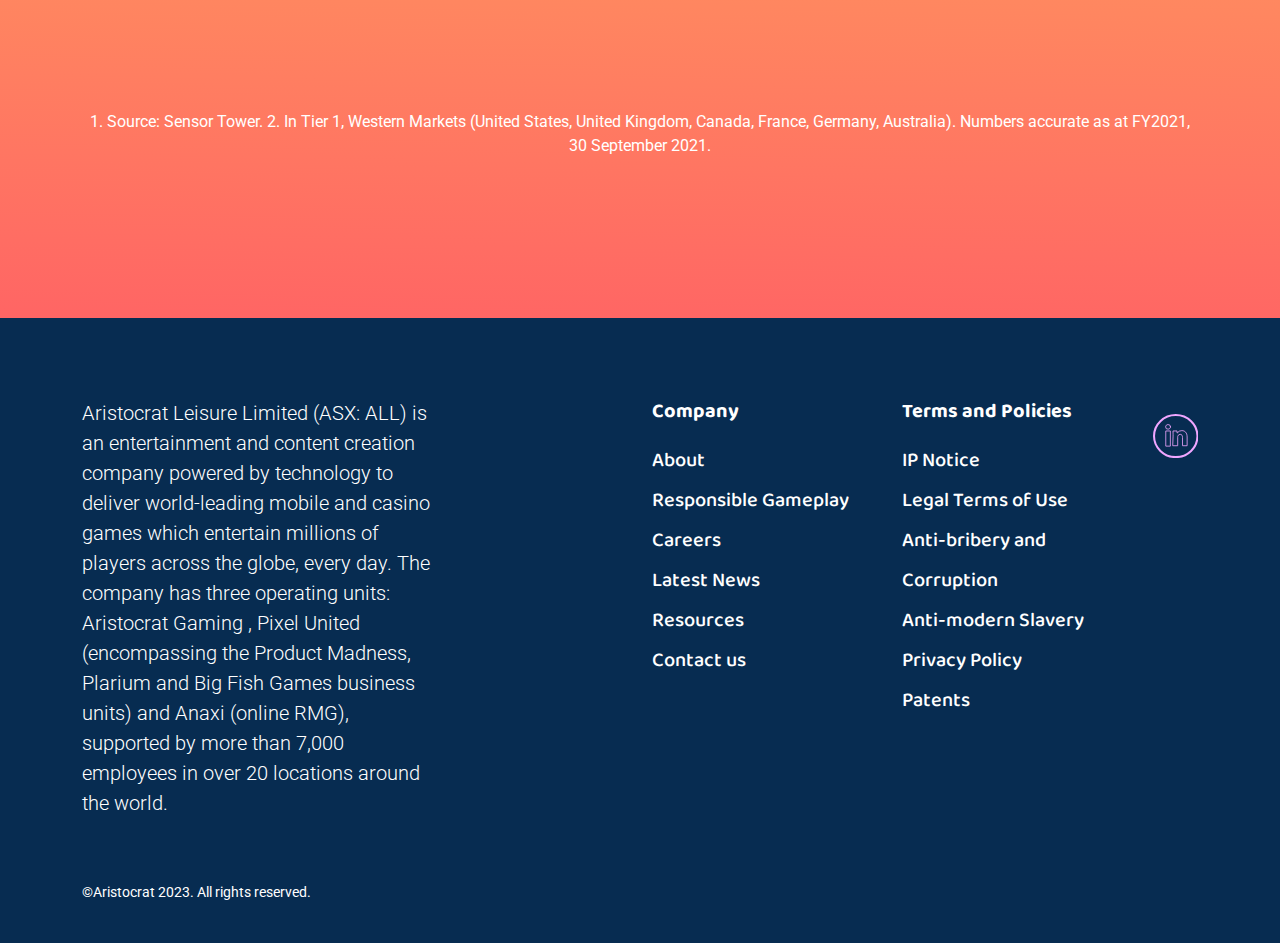
<file: serv.html>
<!DOCTYPE html><html lang="en-US"><head>
	<meta charset="UTF-8">
	<meta name="viewport" content="width=device-width, initial-scale=1">	
	<link rel="profile" href="https://gmpg.org/xfn/11">	
	<!-- Google Fonts -->
	<link rel="preconnect" href="https://fonts.googleapis.com">
	<link rel="preconnect" href="https://fonts.gstatic.com" crossorigin="">
	<link href="https://fonts.googleapis.com/css2?family=Baloo+Thambi+2:wght@400;500;700&amp;family=Roboto:wght@300;700&amp;display=swap" rel="stylesheet">

	<!-- / Google Fonts -->	
	<meta name="robots" content="index, follow, max-image-preview:large, max-snippet:-1, max-video-preview:-1">

	<!-- This site is optimized with the Yoast SEO plugin v21.5 - https://yoast.com/wordpress/plugins/seo/ -->
	<title>Pixel United and Aristocrat Digital | Aristocrat Leisure Limited</title>
	<meta name="description" content="Pixel United formerly Aristocrat Digital is a mobile games powerhouse, with 3 game publishers; Product Madness, Plarium &amp; Big Fish Games">
	<link rel="canonical" href="https://www.aristocrat.com/pixel-united/">
	<meta property="og:locale" content="en_US">
	<meta property="og:type" content="article">
	<meta property="og:title" content="Pixel United and Aristocrat Digital | Aristocrat Leisure Limited">
	<meta property="og:description" content="Pixel United formerly Aristocrat Digital is a mobile games powerhouse, with 3 game publishers; Product Madness, Plarium &amp; Big Fish Games">
	<meta property="og:url" content="https://www.aristocrat.com/pixel-united/">
	<meta property="og:site_name" content="Aristocrat">
	<meta property="article:modified_time" content="2023-10-02T02:07:29+00:00">
	<meta property="og:image" content="images/pixel-united.jpg.webp">
	<meta property="og:image:width" content="1200">
	<meta property="og:image:height" content="627">
	<meta property="og:image:type" content="image/jpeg">
	<meta name="twitter:card" content="summary_large_image">
	<script type="application/ld+json" class="yoast-schema-graph">{"@context":"https://schema.org","@graph":[{"@type":"WebPage","@id":"https://www.aristocrat.com/pixel-united/","url":"https://www.aristocrat.com/pixel-united/","name":"Pixel United and Aristocrat Digital | Aristocrat Leisure Limited","isPartOf":{"@id":"https://www.aristocrat.com/#website"},"primaryImageOfPage":{"@id":"https://www.aristocrat.com/pixel-united/#primaryimage"},"image":{"@id":"https://www.aristocrat.com/pixel-united/#primaryimage"},"thumbnailUrl":"https://s25652.pcdn.co/wp-content/uploads/2021/11/pixel-united.jpg.webp","datePublished":"2021-10-03T09:21:06+00:00","dateModified":"2023-10-02T02:07:29+00:00","description":"Pixel United formerly Aristocrat Digital is a mobile games powerhouse, with 3 game publishers; Product Madness, Plarium & Big Fish Games","breadcrumb":{"@id":"https://www.aristocrat.com/pixel-united/#breadcrumb"},"inLanguage":"en-US","potentialAction":[{"@type":"ReadAction","target":["https://www.aristocrat.com/pixel-united/"]}]},{"@type":"ImageObject","inLanguage":"en-US","@id":"https://www.aristocrat.com/pixel-united/#primaryimage","url":"https://s25652.pcdn.co/wp-content/uploads/2021/11/pixel-united.jpg.webp","contentUrl":"https://s25652.pcdn.co/wp-content/uploads/2021/11/pixel-united.jpg.webp","width":1200,"height":627,"caption":"aristocrat digital"},{"@type":"BreadcrumbList","@id":"https://www.aristocrat.com/pixel-united/#breadcrumb","itemListElement":[{"@type":"ListItem","position":1,"name":"Home","item":"https://www.aristocrat.com/"},{"@type":"ListItem","position":2,"name":"Pixel United"}]},{"@type":"WebSite","@id":"https://www.aristocrat.com/#website","url":"https://www.aristocrat.com/","name":"Aristocrat Leisure Limited","description":"Bringing joy to life through the power of play","publisher":{"@id":"https://www.aristocrat.com/#organization"},"alternateName":"Aristocrat","potentialAction":[{"@type":"SearchAction","target":{"@type":"EntryPoint","urlTemplate":"https://www.aristocrat.com/?s={search_term_string}"},"query-input":"required name=search_term_string"}],"inLanguage":"en-US"},{"@type":"Organization","@id":"https://www.aristocrat.com/#organization","name":"Aristocrat Leisure","alternateName":"Aristocrat Technologies","url":"https://www.aristocrat.com/","logo":{"@type":"ImageObject","inLanguage":"en-US","@id":"https://www.aristocrat.com/#/schema/logo/image/","url":"https://s25652.pcdn.co/wp-content/uploads/2021/11/Aristocrat-logo.png.webp","contentUrl":"https://s25652.pcdn.co/wp-content/uploads/2021/11/Aristocrat-logo.png.webp","width":600,"height":235,"caption":"Aristocrat Leisure"},"image":{"@id":"https://www.aristocrat.com/#/schema/logo/image/"},"sameAs":["https://www.linkedin.com/company/aristocrat/"]}]}</script>
	<!-- / Yoast SEO plugin. -->


<link rel="dns-prefetch" href="//player.vimeo.com">
<link rel="dns-prefetch" href="//cdnjs.cloudflare.com">
<link rel="dns-prefetch" href="//use.fontawesome.com">
<script>
window._wpemojiSettings = {"baseUrl":"https:\/\/s.w.org\/images\/core\/emoji\/14.0.0\/72x72\/","ext":".png","svgUrl":"https:\/\/s.w.org\/images\/core\/emoji\/14.0.0\/svg\/","svgExt":".svg","source":{"concatemoji":"https:\/\/s25652.pcdn.co\/wp-includes\/js\/wp-emoji-release.min.js?ver=6.3.2"}};
/*! This file is auto-generated */
!function(i,n){var o,s,e;function c(e){try{var t={supportTests:e,timestamp:(new Date).valueOf()};sessionStorage.setItem(o,JSON.stringify(t))}catch(e){}}function p(e,t,n){e.clearRect(0,0,e.canvas.width,e.canvas.height),e.fillText(t,0,0);var t=new Uint32Array(e.getImageData(0,0,e.canvas.width,e.canvas.height).data),r=(e.clearRect(0,0,e.canvas.width,e.canvas.height),e.fillText(n,0,0),new Uint32Array(e.getImageData(0,0,e.canvas.width,e.canvas.height).data));return t.every(function(e,t){return e===r[t]})}function u(e,t,n){switch(t){case"flag":return n(e,"\ud83c\udff3\ufe0f\u200d\u26a7\ufe0f","\ud83c\udff3\ufe0f\u200b\u26a7\ufe0f")?!1:!n(e,"\ud83c\uddfa\ud83c\uddf3","\ud83c\uddfa\u200b\ud83c\uddf3")&&!n(e,"\ud83c\udff4\udb40\udc67\udb40\udc62\udb40\udc65\udb40\udc6e\udb40\udc67\udb40\udc7f","\ud83c\udff4\u200b\udb40\udc67\u200b\udb40\udc62\u200b\udb40\udc65\u200b\udb40\udc6e\u200b\udb40\udc67\u200b\udb40\udc7f");case"emoji":return!n(e,"\ud83e\udef1\ud83c\udffb\u200d\ud83e\udef2\ud83c\udfff","\ud83e\udef1\ud83c\udffb\u200b\ud83e\udef2\ud83c\udfff")}return!1}function f(e,t,n){var r="undefined"!=typeof WorkerGlobalScope&&self instanceof WorkerGlobalScope?new OffscreenCanvas(300,150):i.createElement("canvas"),a=r.getContext("2d",{willReadFrequently:!0}),o=(a.textBaseline="top",a.font="600 32px Arial",{});return e.forEach(function(e){o[e]=t(a,e,n)}),o}function t(e){var t=i.createElement("script");t.src=e,t.defer=!0,i.head.appendChild(t)}"undefined"!=typeof Promise&&(o="wpEmojiSettingsSupports",s=["flag","emoji"],n.supports={everything:!0,everythingExceptFlag:!0},e=new Promise(function(e){i.addEventListener("DOMContentLoaded",e,{once:!0})}),new Promise(function(t){var n=function(){try{var e=JSON.parse(sessionStorage.getItem(o));if("object"==typeof e&&"number"==typeof e.timestamp&&(new Date).valueOf()<e.timestamp+604800&&"object"==typeof e.supportTests)return e.supportTests}catch(e){}return null}();if(!n){if("undefined"!=typeof Worker&&"undefined"!=typeof OffscreenCanvas&&"undefined"!=typeof URL&&URL.createObjectURL&&"undefined"!=typeof Blob)try{var e="postMessage("+f.toString()+"("+[JSON.stringify(s),u.toString(),p.toString()].join(",")+"));",r=new Blob([e],{type:"text/javascript"}),a=new Worker(URL.createObjectURL(r),{name:"wpTestEmojiSupports"});return void(a.onmessage=function(e){c(n=e.data),a.terminate(),t(n)})}catch(e){}c(n=f(s,u,p))}t(n)}).then(function(e){for(var t in e)n.supports[t]=e[t],n.supports.everything=n.supports.everything&&n.supports[t],"flag"!==t&&(n.supports.everythingExceptFlag=n.supports.everythingExceptFlag&&n.supports[t]);n.supports.everythingExceptFlag=n.supports.everythingExceptFlag&&!n.supports.flag,n.DOMReady=!1,n.readyCallback=function(){n.DOMReady=!0}}).then(function(){return e}).then(function(){var e;n.supports.everything||(n.readyCallback(),(e=n.source||{}).concatemoji?t(e.concatemoji):e.wpemoji&&e.twemoji&&(t(e.twemoji),t(e.wpemoji)))}))}((window,document),window._wpemojiSettings);
</script>
<style>
img.wp-smiley,
img.emoji {
	display: inline !important;
	border: none !important;
	box-shadow: none !important;
	height: 1em !important;
	width: 1em !important;
	margin: 0 0.07em !important;
	vertical-align: -0.1em !important;
	background: none !important;
	padding: 0 !important;
}
</style>
	<link rel="stylesheet" id="wp-block-library-css" href="css/style.min.css" media="all">
<style id="classic-theme-styles-inline-css">
/*! This file is auto-generated */
.wp-block-button__link{color:#fff;background-color:#32373c;border-radius:9999px;box-shadow:none;text-decoration:none;padding:calc(.667em + 2px) calc(1.333em + 2px);font-size:1.125em}.wp-block-file__button{background:#32373c;color:#fff;text-decoration:none}
</style>
<style id="global-styles-inline-css">
body{--wp--preset--color--black: #000000;--wp--preset--color--cyan-bluish-gray: #abb8c3;--wp--preset--color--white: #ffffff;--wp--preset--color--pale-pink: #f78da7;--wp--preset--color--vivid-red: #cf2e2e;--wp--preset--color--luminous-vivid-orange: #ff6900;--wp--preset--color--luminous-vivid-amber: #fcb900;--wp--preset--color--light-green-cyan: #7bdcb5;--wp--preset--color--vivid-green-cyan: #00d084;--wp--preset--color--pale-cyan-blue: #8ed1fc;--wp--preset--color--vivid-cyan-blue: #0693e3;--wp--preset--color--vivid-purple: #9b51e0;--wp--preset--gradient--vivid-cyan-blue-to-vivid-purple: linear-gradient(135deg,rgba(6,147,227,1) 0%,rgb(155,81,224) 100%);--wp--preset--gradient--light-green-cyan-to-vivid-green-cyan: linear-gradient(135deg,rgb(122,220,180) 0%,rgb(0,208,130) 100%);--wp--preset--gradient--luminous-vivid-amber-to-luminous-vivid-orange: linear-gradient(135deg,rgba(252,185,0,1) 0%,rgba(255,105,0,1) 100%);--wp--preset--gradient--luminous-vivid-orange-to-vivid-red: linear-gradient(135deg,rgba(255,105,0,1) 0%,rgb(207,46,46) 100%);--wp--preset--gradient--very-light-gray-to-cyan-bluish-gray: linear-gradient(135deg,rgb(238,238,238) 0%,rgb(169,184,195) 100%);--wp--preset--gradient--cool-to-warm-spectrum: linear-gradient(135deg,rgb(74,234,220) 0%,rgb(151,120,209) 20%,rgb(207,42,186) 40%,rgb(238,44,130) 60%,rgb(251,105,98) 80%,rgb(254,248,76) 100%);--wp--preset--gradient--blush-light-purple: linear-gradient(135deg,rgb(255,206,236) 0%,rgb(152,150,240) 100%);--wp--preset--gradient--blush-bordeaux: linear-gradient(135deg,rgb(254,205,165) 0%,rgb(254,45,45) 50%,rgb(107,0,62) 100%);--wp--preset--gradient--luminous-dusk: linear-gradient(135deg,rgb(255,203,112) 0%,rgb(199,81,192) 50%,rgb(65,88,208) 100%);--wp--preset--gradient--pale-ocean: linear-gradient(135deg,rgb(255,245,203) 0%,rgb(182,227,212) 50%,rgb(51,167,181) 100%);--wp--preset--gradient--electric-grass: linear-gradient(135deg,rgb(202,248,128) 0%,rgb(113,206,126) 100%);--wp--preset--gradient--midnight: linear-gradient(135deg,rgb(2,3,129) 0%,rgb(40,116,252) 100%);--wp--preset--font-size--small: 13px;--wp--preset--font-size--medium: 20px;--wp--preset--font-size--large: 36px;--wp--preset--font-size--x-large: 42px;--wp--preset--spacing--20: 0.44rem;--wp--preset--spacing--30: 0.67rem;--wp--preset--spacing--40: 1rem;--wp--preset--spacing--50: 1.5rem;--wp--preset--spacing--60: 2.25rem;--wp--preset--spacing--70: 3.38rem;--wp--preset--spacing--80: 5.06rem;--wp--preset--shadow--natural: 6px 6px 9px rgba(0, 0, 0, 0.2);--wp--preset--shadow--deep: 12px 12px 50px rgba(0, 0, 0, 0.4);--wp--preset--shadow--sharp: 6px 6px 0px rgba(0, 0, 0, 0.2);--wp--preset--shadow--outlined: 6px 6px 0px -3px rgba(255, 255, 255, 1), 6px 6px rgba(0, 0, 0, 1);--wp--preset--shadow--crisp: 6px 6px 0px rgba(0, 0, 0, 1);}:where(.is-layout-flex){gap: 0.5em;}:where(.is-layout-grid){gap: 0.5em;}body .is-layout-flow > .alignleft{float: left;margin-inline-start: 0;margin-inline-end: 2em;}body .is-layout-flow > .alignright{float: right;margin-inline-start: 2em;margin-inline-end: 0;}body .is-layout-flow > .aligncenter{margin-left: auto !important;margin-right: auto !important;}body .is-layout-constrained > .alignleft{float: left;margin-inline-start: 0;margin-inline-end: 2em;}body .is-layout-constrained > .alignright{float: right;margin-inline-start: 2em;margin-inline-end: 0;}body .is-layout-constrained > .aligncenter{margin-left: auto !important;margin-right: auto !important;}body .is-layout-constrained > :where(:not(.alignleft):not(.alignright):not(.alignfull)){max-width: var(--wp--style--global--content-size);margin-left: auto !important;margin-right: auto !important;}body .is-layout-constrained > .alignwide{max-width: var(--wp--style--global--wide-size);}body .is-layout-flex{display: flex;}body .is-layout-flex{flex-wrap: wrap;align-items: center;}body .is-layout-flex > *{margin: 0;}body .is-layout-grid{display: grid;}body .is-layout-grid > *{margin: 0;}:where(.wp-block-columns.is-layout-flex){gap: 2em;}:where(.wp-block-columns.is-layout-grid){gap: 2em;}:where(.wp-block-post-template.is-layout-flex){gap: 1.25em;}:where(.wp-block-post-template.is-layout-grid){gap: 1.25em;}.has-black-color{color: var(--wp--preset--color--black) !important;}.has-cyan-bluish-gray-color{color: var(--wp--preset--color--cyan-bluish-gray) !important;}.has-white-color{color: var(--wp--preset--color--white) !important;}.has-pale-pink-color{color: var(--wp--preset--color--pale-pink) !important;}.has-vivid-red-color{color: var(--wp--preset--color--vivid-red) !important;}.has-luminous-vivid-orange-color{color: var(--wp--preset--color--luminous-vivid-orange) !important;}.has-luminous-vivid-amber-color{color: var(--wp--preset--color--luminous-vivid-amber) !important;}.has-light-green-cyan-color{color: var(--wp--preset--color--light-green-cyan) !important;}.has-vivid-green-cyan-color{color: var(--wp--preset--color--vivid-green-cyan) !important;}.has-pale-cyan-blue-color{color: var(--wp--preset--color--pale-cyan-blue) !important;}.has-vivid-cyan-blue-color{color: var(--wp--preset--color--vivid-cyan-blue) !important;}.has-vivid-purple-color{color: var(--wp--preset--color--vivid-purple) !important;}.has-black-background-color{background-color: var(--wp--preset--color--black) !important;}.has-cyan-bluish-gray-background-color{background-color: var(--wp--preset--color--cyan-bluish-gray) !important;}.has-white-background-color{background-color: var(--wp--preset--color--white) !important;}.has-pale-pink-background-color{background-color: var(--wp--preset--color--pale-pink) !important;}.has-vivid-red-background-color{background-color: var(--wp--preset--color--vivid-red) !important;}.has-luminous-vivid-orange-background-color{background-color: var(--wp--preset--color--luminous-vivid-orange) !important;}.has-luminous-vivid-amber-background-color{background-color: var(--wp--preset--color--luminous-vivid-amber) !important;}.has-light-green-cyan-background-color{background-color: var(--wp--preset--color--light-green-cyan) !important;}.has-vivid-green-cyan-background-color{background-color: var(--wp--preset--color--vivid-green-cyan) !important;}.has-pale-cyan-blue-background-color{background-color: var(--wp--preset--color--pale-cyan-blue) !important;}.has-vivid-cyan-blue-background-color{background-color: var(--wp--preset--color--vivid-cyan-blue) !important;}.has-vivid-purple-background-color{background-color: var(--wp--preset--color--vivid-purple) !important;}.has-black-border-color{border-color: var(--wp--preset--color--black) !important;}.has-cyan-bluish-gray-border-color{border-color: var(--wp--preset--color--cyan-bluish-gray) !important;}.has-white-border-color{border-color: var(--wp--preset--color--white) !important;}.has-pale-pink-border-color{border-color: var(--wp--preset--color--pale-pink) !important;}.has-vivid-red-border-color{border-color: var(--wp--preset--color--vivid-red) !important;}.has-luminous-vivid-orange-border-color{border-color: var(--wp--preset--color--luminous-vivid-orange) !important;}.has-luminous-vivid-amber-border-color{border-color: var(--wp--preset--color--luminous-vivid-amber) !important;}.has-light-green-cyan-border-color{border-color: var(--wp--preset--color--light-green-cyan) !important;}.has-vivid-green-cyan-border-color{border-color: var(--wp--preset--color--vivid-green-cyan) !important;}.has-pale-cyan-blue-border-color{border-color: var(--wp--preset--color--pale-cyan-blue) !important;}.has-vivid-cyan-blue-border-color{border-color: var(--wp--preset--color--vivid-cyan-blue) !important;}.has-vivid-purple-border-color{border-color: var(--wp--preset--color--vivid-purple) !important;}.has-vivid-cyan-blue-to-vivid-purple-gradient-background{background: var(--wp--preset--gradient--vivid-cyan-blue-to-vivid-purple) !important;}.has-light-green-cyan-to-vivid-green-cyan-gradient-background{background: var(--wp--preset--gradient--light-green-cyan-to-vivid-green-cyan) !important;}.has-luminous-vivid-amber-to-luminous-vivid-orange-gradient-background{background: var(--wp--preset--gradient--luminous-vivid-amber-to-luminous-vivid-orange) !important;}.has-luminous-vivid-orange-to-vivid-red-gradient-background{background: var(--wp--preset--gradient--luminous-vivid-orange-to-vivid-red) !important;}.has-very-light-gray-to-cyan-bluish-gray-gradient-background{background: var(--wp--preset--gradient--very-light-gray-to-cyan-bluish-gray) !important;}.has-cool-to-warm-spectrum-gradient-background{background: var(--wp--preset--gradient--cool-to-warm-spectrum) !important;}.has-blush-light-purple-gradient-background{background: var(--wp--preset--gradient--blush-light-purple) !important;}.has-blush-bordeaux-gradient-background{background: var(--wp--preset--gradient--blush-bordeaux) !important;}.has-luminous-dusk-gradient-background{background: var(--wp--preset--gradient--luminous-dusk) !important;}.has-pale-ocean-gradient-background{background: var(--wp--preset--gradient--pale-ocean) !important;}.has-electric-grass-gradient-background{background: var(--wp--preset--gradient--electric-grass) !important;}.has-midnight-gradient-background{background: var(--wp--preset--gradient--midnight) !important;}.has-small-font-size{font-size: var(--wp--preset--font-size--small) !important;}.has-medium-font-size{font-size: var(--wp--preset--font-size--medium) !important;}.has-large-font-size{font-size: var(--wp--preset--font-size--large) !important;}.has-x-large-font-size{font-size: var(--wp--preset--font-size--x-large) !important;}
.wp-block-navigation a:where(:not(.wp-element-button)){color: inherit;}
:where(.wp-block-post-template.is-layout-flex){gap: 1.25em;}:where(.wp-block-post-template.is-layout-grid){gap: 1.25em;}
:where(.wp-block-columns.is-layout-flex){gap: 2em;}:where(.wp-block-columns.is-layout-grid){gap: 2em;}
.wp-block-pullquote{font-size: 1.5em;line-height: 1.6;}
</style>
<link rel="stylesheet" id="contact-form-7-css" href="css/styles.css" media="all">
<link rel="stylesheet" id="theme-style-css" href="css/bundle.css" media="all">
<link rel="stylesheet" id="font-awesome-official-css" href="css/all.css" media="all" crossorigin="anonymous">
<link rel="stylesheet" id="moove_gdpr_frontend-css" href="css/gdpr-main-nf.css" media="all">
<style id="moove_gdpr_frontend-inline-css">
				#moove_gdpr_cookie_modal .moove-gdpr-modal-content .moove-gdpr-tab-main h3.tab-title, 
				#moove_gdpr_cookie_modal .moove-gdpr-modal-content .moove-gdpr-tab-main span.tab-title,
				#moove_gdpr_cookie_modal .moove-gdpr-modal-content .moove-gdpr-modal-left-content #moove-gdpr-menu li a, 
				#moove_gdpr_cookie_modal .moove-gdpr-modal-content .moove-gdpr-modal-left-content #moove-gdpr-menu li button,
				#moove_gdpr_cookie_modal .moove-gdpr-modal-content .moove-gdpr-modal-left-content .moove-gdpr-branding-cnt a,
				#moove_gdpr_cookie_modal .moove-gdpr-modal-content .moove-gdpr-modal-footer-content .moove-gdpr-button-holder a.mgbutton, 
				#moove_gdpr_cookie_modal .moove-gdpr-modal-content .moove-gdpr-modal-footer-content .moove-gdpr-button-holder button.mgbutton,
				#moove_gdpr_cookie_modal .cookie-switch .cookie-slider:after, 
				#moove_gdpr_cookie_modal .cookie-switch .slider:after, 
				#moove_gdpr_cookie_modal .switch .cookie-slider:after, 
				#moove_gdpr_cookie_modal .switch .slider:after,
				#moove_gdpr_cookie_info_bar .moove-gdpr-info-bar-container .moove-gdpr-info-bar-content p, 
				#moove_gdpr_cookie_info_bar .moove-gdpr-info-bar-container .moove-gdpr-info-bar-content p a,
				#moove_gdpr_cookie_info_bar .moove-gdpr-info-bar-container .moove-gdpr-info-bar-content a.mgbutton, 
				#moove_gdpr_cookie_info_bar .moove-gdpr-info-bar-container .moove-gdpr-info-bar-content button.mgbutton,
				#moove_gdpr_cookie_modal .moove-gdpr-modal-content .moove-gdpr-tab-main .moove-gdpr-tab-main-content h1, 
				#moove_gdpr_cookie_modal .moove-gdpr-modal-content .moove-gdpr-tab-main .moove-gdpr-tab-main-content h2, 
				#moove_gdpr_cookie_modal .moove-gdpr-modal-content .moove-gdpr-tab-main .moove-gdpr-tab-main-content h3, 
				#moove_gdpr_cookie_modal .moove-gdpr-modal-content .moove-gdpr-tab-main .moove-gdpr-tab-main-content h4, 
				#moove_gdpr_cookie_modal .moove-gdpr-modal-content .moove-gdpr-tab-main .moove-gdpr-tab-main-content h5, 
				#moove_gdpr_cookie_modal .moove-gdpr-modal-content .moove-gdpr-tab-main .moove-gdpr-tab-main-content h6,
				#moove_gdpr_cookie_modal .moove-gdpr-modal-content.moove_gdpr_modal_theme_v2 .moove-gdpr-modal-title .tab-title,
				#moove_gdpr_cookie_modal .moove-gdpr-modal-content.moove_gdpr_modal_theme_v2 .moove-gdpr-tab-main h3.tab-title, 
				#moove_gdpr_cookie_modal .moove-gdpr-modal-content.moove_gdpr_modal_theme_v2 .moove-gdpr-tab-main span.tab-title,
				#moove_gdpr_cookie_modal .moove-gdpr-modal-content.moove_gdpr_modal_theme_v2 .moove-gdpr-branding-cnt a {
				 	font-weight: inherit				}
			#moove_gdpr_cookie_modal,#moove_gdpr_cookie_info_bar,.gdpr_cookie_settings_shortcode_content{font-family:inherit}#moove_gdpr_save_popup_settings_button{background-color:#373737;color:#fff}#moove_gdpr_save_popup_settings_button:hover{background-color:#000}#moove_gdpr_cookie_info_bar .moove-gdpr-info-bar-container .moove-gdpr-info-bar-content a.mgbutton,#moove_gdpr_cookie_info_bar .moove-gdpr-info-bar-container .moove-gdpr-info-bar-content button.mgbutton{background-color:#1f20aa}#moove_gdpr_cookie_modal .moove-gdpr-modal-content .moove-gdpr-modal-footer-content .moove-gdpr-button-holder a.mgbutton,#moove_gdpr_cookie_modal .moove-gdpr-modal-content .moove-gdpr-modal-footer-content .moove-gdpr-button-holder button.mgbutton,.gdpr_cookie_settings_shortcode_content .gdpr-shr-button.button-green{background-color:#1f20aa;border-color:#1f20aa}#moove_gdpr_cookie_modal .moove-gdpr-modal-content .moove-gdpr-modal-footer-content .moove-gdpr-button-holder a.mgbutton:hover,#moove_gdpr_cookie_modal .moove-gdpr-modal-content .moove-gdpr-modal-footer-content .moove-gdpr-button-holder button.mgbutton:hover,.gdpr_cookie_settings_shortcode_content .gdpr-shr-button.button-green:hover{background-color:#fff;color:#1f20aa}#moove_gdpr_cookie_modal .moove-gdpr-modal-content .moove-gdpr-modal-close i,#moove_gdpr_cookie_modal .moove-gdpr-modal-content .moove-gdpr-modal-close span.gdpr-icon{background-color:#1f20aa;border:1px solid #1f20aa}#moove_gdpr_cookie_info_bar span.change-settings-button.focus-g,#moove_gdpr_cookie_info_bar span.change-settings-button:focus,#moove_gdpr_cookie_info_bar button.change-settings-button.focus-g,#moove_gdpr_cookie_info_bar button.change-settings-button:focus{-webkit-box-shadow:0 0 1px 3px #1f20aa;-moz-box-shadow:0 0 1px 3px #1f20aa;box-shadow:0 0 1px 3px #1f20aa}#moove_gdpr_cookie_modal .moove-gdpr-modal-content .moove-gdpr-modal-close i:hover,#moove_gdpr_cookie_modal .moove-gdpr-modal-content .moove-gdpr-modal-close span.gdpr-icon:hover,#moove_gdpr_cookie_info_bar span[data-href]>u.change-settings-button{color:#1f20aa}#moove_gdpr_cookie_modal .moove-gdpr-modal-content .moove-gdpr-modal-left-content #moove-gdpr-menu li.menu-item-selected a span.gdpr-icon,#moove_gdpr_cookie_modal .moove-gdpr-modal-content .moove-gdpr-modal-left-content #moove-gdpr-menu li.menu-item-selected button span.gdpr-icon{color:inherit}#moove_gdpr_cookie_modal .moove-gdpr-modal-content .moove-gdpr-modal-left-content #moove-gdpr-menu li a span.gdpr-icon,#moove_gdpr_cookie_modal .moove-gdpr-modal-content .moove-gdpr-modal-left-content #moove-gdpr-menu li button span.gdpr-icon{color:inherit}#moove_gdpr_cookie_modal .gdpr-acc-link{line-height:0;font-size:0;color:transparent;position:absolute}#moove_gdpr_cookie_modal .moove-gdpr-modal-content .moove-gdpr-modal-close:hover i,#moove_gdpr_cookie_modal .moove-gdpr-modal-content .moove-gdpr-modal-left-content #moove-gdpr-menu li a,#moove_gdpr_cookie_modal .moove-gdpr-modal-content .moove-gdpr-modal-left-content #moove-gdpr-menu li button,#moove_gdpr_cookie_modal .moove-gdpr-modal-content .moove-gdpr-modal-left-content #moove-gdpr-menu li button i,#moove_gdpr_cookie_modal .moove-gdpr-modal-content .moove-gdpr-modal-left-content #moove-gdpr-menu li a i,#moove_gdpr_cookie_modal .moove-gdpr-modal-content .moove-gdpr-tab-main .moove-gdpr-tab-main-content a:hover,#moove_gdpr_cookie_info_bar.moove-gdpr-dark-scheme .moove-gdpr-info-bar-container .moove-gdpr-info-bar-content a.mgbutton:hover,#moove_gdpr_cookie_info_bar.moove-gdpr-dark-scheme .moove-gdpr-info-bar-container .moove-gdpr-info-bar-content button.mgbutton:hover,#moove_gdpr_cookie_info_bar.moove-gdpr-dark-scheme .moove-gdpr-info-bar-container .moove-gdpr-info-bar-content a:hover,#moove_gdpr_cookie_info_bar.moove-gdpr-dark-scheme .moove-gdpr-info-bar-container .moove-gdpr-info-bar-content button:hover,#moove_gdpr_cookie_info_bar.moove-gdpr-dark-scheme .moove-gdpr-info-bar-container .moove-gdpr-info-bar-content span.change-settings-button:hover,#moove_gdpr_cookie_info_bar.moove-gdpr-dark-scheme .moove-gdpr-info-bar-container .moove-gdpr-info-bar-content button.change-settings-button:hover,#moove_gdpr_cookie_info_bar.moove-gdpr-dark-scheme .moove-gdpr-info-bar-container .moove-gdpr-info-bar-content u.change-settings-button:hover,#moove_gdpr_cookie_info_bar span[data-href]>u.change-settings-button,#moove_gdpr_cookie_info_bar.moove-gdpr-dark-scheme .moove-gdpr-info-bar-container .moove-gdpr-info-bar-content a.mgbutton.focus-g,#moove_gdpr_cookie_info_bar.moove-gdpr-dark-scheme .moove-gdpr-info-bar-container .moove-gdpr-info-bar-content button.mgbutton.focus-g,#moove_gdpr_cookie_info_bar.moove-gdpr-dark-scheme .moove-gdpr-info-bar-container .moove-gdpr-info-bar-content a.focus-g,#moove_gdpr_cookie_info_bar.moove-gdpr-dark-scheme .moove-gdpr-info-bar-container .moove-gdpr-info-bar-content button.focus-g,#moove_gdpr_cookie_info_bar.moove-gdpr-dark-scheme .moove-gdpr-info-bar-container .moove-gdpr-info-bar-content a.mgbutton:focus,#moove_gdpr_cookie_info_bar.moove-gdpr-dark-scheme .moove-gdpr-info-bar-container .moove-gdpr-info-bar-content button.mgbutton:focus,#moove_gdpr_cookie_info_bar.moove-gdpr-dark-scheme .moove-gdpr-info-bar-container .moove-gdpr-info-bar-content a:focus,#moove_gdpr_cookie_info_bar.moove-gdpr-dark-scheme .moove-gdpr-info-bar-container .moove-gdpr-info-bar-content button:focus,#moove_gdpr_cookie_info_bar.moove-gdpr-dark-scheme .moove-gdpr-info-bar-container .moove-gdpr-info-bar-content span.change-settings-button.focus-g,span.change-settings-button:focus,button.change-settings-button.focus-g,button.change-settings-button:focus,#moove_gdpr_cookie_info_bar.moove-gdpr-dark-scheme .moove-gdpr-info-bar-container .moove-gdpr-info-bar-content u.change-settings-button.focus-g,#moove_gdpr_cookie_info_bar.moove-gdpr-dark-scheme .moove-gdpr-info-bar-container .moove-gdpr-info-bar-content u.change-settings-button:focus{color:#1f20aa}#moove_gdpr_cookie_modal.gdpr_lightbox-hide{display:none}
</style>
<link rel="stylesheet" id="font-awesome-official-v4shim-css" href="css/v4-shims.css" media="all" crossorigin="anonymous">
<script src="js/jquery.min.js" id="jquery-core-js"></script>
<script src="js/jquery-migrate.min.js" id="jquery-migrate-js"></script>
<link rel="https://api.w.org/" href="https://www.aristocrat.com/wp-json/"><link rel="alternate" type="application/json" href="https://www.aristocrat.com/wp-json/wp/v2/pages/516"><link rel="EditURI" type="application/rsd+xml" title="RSD" href="https://www.aristocrat.com/xmlrpc.php?rsd">
<meta name="generator" content="WordPress 6.3.2">
<link rel="shortlink" href="https://www.aristocrat.com/?p=516">
<link rel="alternate" type="application/json+oembed" href="https://www.aristocrat.com/wp-json/oembed/1.0/embed?url=https%3A%2F%2Fwww.aristocrat.com%2Fpixel-united%2F">
<link rel="alternate" type="text/xml+oembed" href="https://www.aristocrat.com/wp-json/oembed/1.0/embed?url=https%3A%2F%2Fwww.aristocrat.com%2Fpixel-united%2F&amp;format=xml">
<link rel="icon" href="images/cropped-Favicon-logo-1-32x32.png.webp" sizes="32x32">
<link rel="icon" href="images/cropped-Favicon-logo-1-192x192.png.webp" sizes="192x192">
<link rel="apple-touch-icon" href="images/cropped-Favicon-logo-1-180x180.png.webp">
<meta name="msapplication-TileImage" content="https://s25652.pcdn.co/wp-content/uploads/2021/11/cropped-Favicon-logo-1-270x270.png.webp">
<script src="js/wp-emoji-release.min.js" defer=""></script></head>

<body class="page-template-default page page-id-516 page-pixel-united no-js">

<div id="page-load"></div>

<div class="site-wrap">

<a class="visually-hidden-focusable" href="#content">Skip to content</a>

<header class="navbar navbar-fixed navbar-hs">
	
	<div class="navbar-content d-flex">
		
		<div class="logo-wrapper">			
			<a href="/" class="site-logo"></a>
		</div>
		
		<div class="nav-wrapper">
			<nav>               
  <div class="nav-toggler">
    <h3 class="visually-hidden">Site Main Navigation</h3>
    <span></span>
    <span></span>
    <span></span>
  </div>       
  <div class="nav-dropdown">    
    <div class="menu"><ul id="primary-menu" class="menu"><li id="menu-item-20" class="menu-item menu-item-type-post_type menu-item-object-page menu-item-20"><a href="/life-at-aristocrat.html">Life at Aristocrat</a></li>
<li id="menu-item-519" class="menu-item menu-item-type-post_type menu-item-object-page menu-item-519"><a href="/serv.html">Pixel United</a></li>
<li id="menu-item-19" class="menu-item menu-item-type-post_type menu-item-object-page menu-item-19"><a href="/life-at-aristocrat.html">Aristocrat Gaming</a></li>



</ul></div>    
  </div>  
</nav>		</div>
		

		
	</div>
	
</header>
<main id="primary" class="site-main">


    <h1 class="visually-hidden">Pixel United</h1>
<section class="block_hero_video-wrapper has-video-mobile ">



  <div class="block-shared-hero-video-container video-mobile d-lg-none">
    
    <div class="block-shared-hero-video-content">

      <div class="container-lg">
        
        <div class="row">
          
          <div class="col-12">                                  
                        
            
            
            <div class="play-hide">

                      
                              
                 
                  
                  
                                       
                    <div class="content-layout-item block_hero-image">
                      <img src="images/px-gaming-logo-2.png.webp" alt="aristocrat digital">       
                    </div>

                  
                  

                 
                  
                  
                                      
                                      
                  
                  

                               
              
              
            </div><!-- /.play-hide -->


                          
            <div class="play-pause-buttons mt-4 mt-lg-5">
            
              <span class="video-play">              
                <svg xmlns="http://www.w3.org/2000/svg" viewBox="0 0 156.08 156.08" fill="#ff512e">
                  <path d="M78 156.08a78 78 0 1 1 78-78 78.13 78.13 0 0 1-78 78ZM78 10a68 68 0 1 0 68 68 68.11 68.11 0 0 0-68-68Z"></path>
                  <path d="M71 106.59a5 5 0 0 1-3.17-8.86l23.49-19.3-23.65-21.11a5 5 0 1 1 6.66-7.46l28 25a5 5 0 0 1-.16 7.6l-28 23a5 5 0 0 1-3.17 1.13Z"></path>
                </svg>
              </span>

              <span class="video-pause">
                <svg xmlns="http://www.w3.org/2000/svg" viewBox="0 0 156.08 156.08" fill="#ff512e">
                  <path d="M78 156.08a78 78 0 1 1 78-78 78.13 78.13 0 0 1-78 78ZM78 10a68 68 0 1 0 68 68 68.11 68.11 0 0 0-68-68Z"></path>
                  <path d="M66.82 100.63a5 5 0 0 1-5-5v-36a5 5 0 1 1 10 0v36a5 5 0 0 1-5 5Zm25 0a5 5 0 0 1-5-5v-36a5 5 0 1 1 10 0v36a5 5 0 0 1-5 5Z"></path>
                </svg>
              </span>

            </div><!-- /#play_button -->
             



          </div><!-- /.col -->

        </div><!-- /.row -->

      </div><!-- /.container-lg -->

    </div><!-- /.block_hero_video-container -->


    
    

    
                        
      <div class="vimeo-iframe-wrapper">

        <iframe src="https://player.vimeo.com/video/640232402?controls=0&amp;loop=1" frameborder="0" allow="autoplay; fullscreen" allowfullscreen="" title="Digital Games Showreel - Website Mobile.mp4"></iframe>        
      
      </div><!-- /.vimeo-iframe-wrapper mobile -->
    
      


  </div><!-- /.block-shared-hero-video-container .video-mobile -->



  <div class="block-shared-hero-video-container video-desktop d-none d-lg-block">
    
    <div class="block-shared-hero-video-content">

      <div class="container-lg">
        
        <div class="row">
          
          <div class="col-lg-7 col-xl-6">                                  
                        
            
            
            <div class="play-hide">

                      
                              
                 
                  
                  
                                       
                    <div class="content-layout-item block_hero-image">
                      <img src="images/px-gaming-logo-2.png.webp" alt="aristocrat digital">       
                    </div>

                  
                  

                 
                  
                  
                                      <div class="content-layout-item block_hero-subheading">
                      <span style="background:#ff512e!important;"></span>
                      <h4>Pixel United<b>™</b> (formerly Aristocrat Digital) is a mobile-first games powerhouse, boasting three world-leading publishers in Product Madness, Plarium and Big Fish Games that entertain millions of players every day.</h4>
                    </div>
                  
                  
                  

                               
              
              
            </div><!-- /.play-hide -->



            

                           
            <div class="play-pause-buttons mt-4 mt-lg-5">
            
              <span class="video-play">              
                <svg xmlns="http://www.w3.org/2000/svg" viewBox="0 0 156.08 156.08" fill="#ff512e">
                  <path d="M78 156.08a78 78 0 1 1 78-78 78.13 78.13 0 0 1-78 78ZM78 10a68 68 0 1 0 68 68 68.11 68.11 0 0 0-68-68Z"></path>
                  <path d="M71 106.59a5 5 0 0 1-3.17-8.86l23.49-19.3-23.65-21.11a5 5 0 1 1 6.66-7.46l28 25a5 5 0 0 1-.16 7.6l-28 23a5 5 0 0 1-3.17 1.13Z"></path>
                </svg>
              </span>

              <span class="video-pause">
                <svg xmlns="http://www.w3.org/2000/svg" viewBox="0 0 156.08 156.08" fill="#ff512e">
                  <path d="M78 156.08a78 78 0 1 1 78-78 78.13 78.13 0 0 1-78 78ZM78 10a68 68 0 1 0 68 68 68.11 68.11 0 0 0-68-68Z"></path>
                  <path d="M66.82 100.63a5 5 0 0 1-5-5v-36a5 5 0 1 1 10 0v36a5 5 0 0 1-5 5Zm25 0a5 5 0 0 1-5-5v-36a5 5 0 1 1 10 0v36a5 5 0 0 1-5 5Z"></path>
                </svg>
              </span>

            </div><!-- /#play_button -->
            


          </div><!-- /.col -->

        </div><!-- /.row -->

      </div><!-- /.container-lg -->

    </div><!-- /.block_hero_video-container -->


    
            

      <div class="vimeo-iframe-wrapper">
        
        <iframe src="https://player.vimeo.com/video/640232292?controls=0&amp;loop=1?autopause=1" frameborder="0" allow="autoplay; fullscreen" allowfullscreen="" title="Digital Games Showreel - Website Desktop"></iframe>

      </div><!-- /.vimeo-iframe-wrapper -->
              
      


  </div><!-- /.block-shared-hero-video-container .video-desktop -->



</section><!-- block_hero_video-wrapper -->



<section class="block_cards_slider-wrapper section  darker-theme " id="cards-view-3">
 
  <div class="container-lg">
    
	<div class="block_header text-center mb-5">
	  
	  <h2 class="display-3 mb-0" id="">Games the whole world loves</h2>
	  
	  	  	
	  	<h3 class="h2 fw-normal mt-4 mb-0">Explore our exciting free-to-play mobile-first games portfolio on every possible platform, and discover a world of fun.</h3>

	   

	</div><!-- /block_header -->

    
  </div>

  <div class="container-lg block_cards_slider-container-lg">

    <div class="block_cards_slider">
    
      <div class="block_cards_slider-swiper-container swiper-container">

                
        <div class="swiper-wrapper">

                    
          <div class="swiper-slide">

            <div class="flip-card-wrapper">
              
              <div class="flip-card ratio ratio-10x16">

                <div class="card card-front" style="border-color:;">
              
  <div class="card-body" style="background:#48499e;background:linear-gradient(0deg, #48499e 0%, #6b6ab1 100%);">


    
        <div class="row h-100">

      
                
        <div class="col-12 card-title text-start align-self-end">

          <h3 class="m-0">            Lightning <br>
Link Casino          </h3>
        </div>
        
        
      

              
        
           

    </div><!-- /.row -->
    

          
      
                  <img src="images/lightning-link-casino-front-1.png.webp" alt="Lightning Link Casino card front side" class="w-100 card-image">
        
       

    

  </div><!-- /.card-body -->



      
          
        

          
      
    

          
        
  


</div><!-- /.card-front -->
                <div class="card card-back" style="border-color:;">
              
  <div class="card-body" style="background:#48499e;background:linear-gradient(0deg, #48499e 0%, #6b6ab1 100%);">



        <div class="row h-100"> 

      <div class="col-12 card-back-content">


                  
                    <div class="card-subheading">  
            <p class="h4 mb-3">Lightning Link Casino (Product Madness)</p>
          </div>

          
                  
          
                  
          
        

        
          
        
                     
          
          <div class="card-copy">  
            <p>Ages 18+. Flip the switch and charge up a fast-paced mobile experience like no other.</p>
          </div>

          
        
          
        

      </div><!-- /. card-back-content -->


            
                  
                  
            <div class="col-12 card-cta align-self-end">
            

              

          
              

          
              

          
        

              
          
                        
              
          
                        
              
          
                          
          
          <a class="btn btn-secondary card-btn" href="https://www.productmadness.com/our-games/" target="_blank">
            FOR MORE          </a>
          
                        
        

            
                  
                  
            </div><!-- /. card-cta -->
            

    </div><!-- /.row -->
    


          
      
                  <img src="images/lightning-link-casino-back-1.png.webp" alt="Lightning Link Casino card back side" class="w-100 card-image">
        
       

    


  </div><!-- /.card-body -->

</div><!-- /.card-back -->                

              </div><!-- /.flip-card -->

            </div><!-- /.flip-card-wrapper -->

          </div><!-- /.swiper-slide -->
          
                    
          <div class="swiper-slide">

            <div class="flip-card-wrapper">
              
              <div class="flip-card ratio ratio-10x16">

                <div class="card card-front" style="border-color:;">
              
  <div class="card-body" style="background:#ffb2b6;background:linear-gradient(0deg, #ffb2b6 0%, #ff5027 100%);">


    
        <div class="row h-100">

      
                
        <div class="col-12 card-title text-start align-self-end">

          <h3 class="m-0">            Mech <br>
Arena          </h3>
        </div>
        
        
      

              
        
           

    </div><!-- /.row -->
    

          
      
                  <img src="images/Mech-Arena-front-1.png.webp" alt="Mech Arena card front side" class="w-100 card-image">
        
       

    

  </div><!-- /.card-body -->



      
          
        

          
      
    

          
        
  


</div><!-- /.card-front -->
                <div class="card card-back" style="border-color:;">
              
  <div class="card-body" style="background:#ffb2b6;background:linear-gradient(0deg, #ffb2b6 0%, #ff5027 100%);">



        <div class="row h-100"> 

      <div class="col-12 card-back-content">


                  
                    <div class="card-subheading">  
            <p class="h4 mb-3">Mech Arena (Plarium)</p>
          </div>

          
                  
          
                  
          
        

        
          
        
                     
          
          <div class="card-copy">  
            <p>Team up with friends in a fast-paced PvP mech shooter with competitive mayhem for everyone.</p>
          </div>

          
        
          
        

      </div><!-- /. card-back-content -->


            
                  
                  
            <div class="col-12 card-cta align-self-end">
            

              

          
              

          
              

          
        

              
          
                        
              
          
                        
              
          
                          
          
          <a class="btn btn-secondary card-btn" href="https://plarium.com/en/game/mech-arena-robot-showdown/" target="_blank">
            FOR MORE          </a>
          
                        
        

            
                  
                  
            </div><!-- /. card-cta -->
            

    </div><!-- /.row -->
    


          
      
                  <img src="images/Mech-Arena-back.png.webp" alt="Mech Arena card back side" class="w-100 card-image">
        
       

    


  </div><!-- /.card-body -->

</div><!-- /.card-back -->                

              </div><!-- /.flip-card -->

            </div><!-- /.flip-card-wrapper -->

          </div><!-- /.swiper-slide -->
          
                    
          <div class="swiper-slide">

            <div class="flip-card-wrapper">
              
              <div class="flip-card ratio ratio-10x16">

                <div class="card card-front" style="border-color:;">
              
  <div class="card-body" style="background:#d6a9cf;background:linear-gradient(0deg, #d6a9cf 0%, #6b6ab1 100%);">


    
        <div class="row h-100">

      
                
        <div class="col-12 card-title text-start align-self-end">

          <h3 class="m-0">            Cashman <br>
Casino          </h3>
        </div>
        
        
      

              
        
           

    </div><!-- /.row -->
    

          
      
                  <img src="images/Cashman-Casino-front-1.png.webp" alt="Cashman Casino card front side" class="w-100 card-image">
        
       

    

  </div><!-- /.card-body -->



      
          
        

          
      
    

          
        
  


</div><!-- /.card-front -->
                <div class="card card-back" style="border-color:;">
              
  <div class="card-body" style="background:#d6a9cf;background:linear-gradient(0deg, #d6a9cf 0%, #6b6ab1 100%);">



        <div class="row h-100"> 

      <div class="col-12 card-back-content">


                  
                    <div class="card-subheading">  
            <p class="h4 mb-3">Cashman Casino (Product Madness)</p>
          </div>

          
                  
          
                  
          
        

        
          
        
                     
          
          <div class="card-copy">  
            <p>Ages 18+. All the atmosphere of the famous casino game, in a fun-filled free-to-play mobile experience.</p>
          </div>

          
        
          
        

      </div><!-- /. card-back-content -->


            
                  
                  
            <div class="col-12 card-cta align-self-end">
            

              

          
              

          
              

          
        

              
          
                        
              
          
                        
              
          
                          
          
          <a class="btn btn-secondary card-btn" href="https://www.productmadness.com/our-games/%20" target="_blank">
            FOR MORE          </a>
          
                        
        

            
                  
                  
            </div><!-- /. card-cta -->
            

    </div><!-- /.row -->
    


          
      
                  <img src="images/Cashman-Casino-back.png.webp" alt="Cashman Casino card back side" class="w-100 card-image">
        
       

    


  </div><!-- /.card-body -->

</div><!-- /.card-back -->                

              </div><!-- /.flip-card -->

            </div><!-- /.flip-card-wrapper -->

          </div><!-- /.swiper-slide -->
          
                    
          <div class="swiper-slide">

            <div class="flip-card-wrapper">
              
              <div class="flip-card ratio ratio-10x16">

                <div class="card card-front" style="border-color:;">
              
  <div class="card-body" style="background:#50dc7d;background:linear-gradient(0deg, #50dc7d 0%, #7d6cff 100%);">


    
        <div class="row h-100">

      
                
        <div class="col-12 card-title text-start align-self-end">

          <h3 class="m-0">            Gummy <br>
Drop!          </h3>
        </div>
        
        
      

              
        
           

    </div><!-- /.row -->
    

          
      
                  <img src="images/Gummy-Drop-front-1.png.webp" alt="Gummy Drop card front side" class="w-100 card-image">
        
       

    

  </div><!-- /.card-body -->



      
          
        

          
      
    

          
        
  


</div><!-- /.card-front -->
                <div class="card card-back" style="border-color:;">
              
  <div class="card-body" style="background:#50dc7d;background:linear-gradient(0deg, #50dc7d 0%, #7d6cff 100%);">



        <div class="row h-100"> 

      <div class="col-12 card-back-content">


                  
                    <div class="card-subheading">  
            <p class="h4 mb-3">Gummy Drop! (Big Fish)</p>
          </div>

          
                  
          
                  
          
        

        
          
        
                     
          
          <div class="card-copy">  
            <p>Match gummies, travel the world and restore landmarks in Paris, New York and Tokyo.</p>
          </div>

          
        
          
        

      </div><!-- /. card-back-content -->


            
                  
                  
            <div class="col-12 card-cta align-self-end">
            

              

          
              

          
              

          
        

              
          
                        
              
          
                        
              
          
                          
          
          <a class="btn btn-secondary card-btn" href="https://www.bigfishgames.com/us/en/game/gummy-drop.html" target="_blank">
            FOR MORE          </a>
          
                        
        

            
                  
                  
            </div><!-- /. card-cta -->
            

    </div><!-- /.row -->
    


          
      
                  <img src="images/Gummy-Drop-back.png.webp" alt="Gummy Drop card back side" class="w-100 card-image">
        
       

    


  </div><!-- /.card-body -->

</div><!-- /.card-back -->                

              </div><!-- /.flip-card -->

            </div><!-- /.flip-card-wrapper -->

          </div><!-- /.swiper-slide -->
          
                    
          <div class="swiper-slide">

            <div class="flip-card-wrapper">
              
              <div class="flip-card ratio ratio-10x16">

                <div class="card card-front" style="border-color:;">
              
  <div class="card-body" style="background:#b2dfd9;background:linear-gradient(0deg, #b2dfd9 0%, #ffc858 100%);">


    
        <div class="row h-100">

      
                
        <div class="col-12 card-title text-start align-self-end">

          <h3 class="m-0">            Vikings: War <br>
of Clans          </h3>
        </div>
        
        
      

              
        
           

    </div><!-- /.row -->
    

          
      
                  <img src="images/Vikings-War-of-Clans-front.png.webp" alt="Vikings: War of Clans card front side" class="w-100 card-image">
        
       

    

  </div><!-- /.card-body -->



      
          
        

          
      
    

          
        
  


</div><!-- /.card-front -->
                <div class="card card-back" style="border-color:;">
              
  <div class="card-body" style="background:#b2dfd9;background:linear-gradient(0deg, #b2dfd9 0%, #ffc858 100%);">



        <div class="row h-100"> 

      <div class="col-12 card-back-content">


                  
                    <div class="card-subheading">  
            <p class="h4 mb-3">Vikings: War of Clans (Plarium)</p>
          </div>

          
                  
          
                  
          
        

        
          
        
                     
          
          <div class="card-copy">  
            <p>Create an invincible army, uncover enemy traps, and become the mightiest conqueror among players.</p>
          </div>

          
        
          
        

      </div><!-- /. card-back-content -->


            
                  
                  
            <div class="col-12 card-cta align-self-end">
            

              

          
              

          
              

          
        

              
          
                        
              
          
                        
              
          
                          
          
          <a class="btn btn-secondary card-btn" href="https://plarium.com/en/game/vikings-war-of-clans/" target="_blank">
            FOR MORE          </a>
          
                        
        

            
                  
                  
            </div><!-- /. card-cta -->
            

    </div><!-- /.row -->
    


          
      
                  <img src="images/Vikings-War-of-Clans-back.png.webp" alt="Vikings: War of Clans card back side" class="w-100 card-image">
        
       

    


  </div><!-- /.card-body -->

</div><!-- /.card-back -->                

              </div><!-- /.flip-card -->

            </div><!-- /.flip-card-wrapper -->

          </div><!-- /.swiper-slide -->
          
                    
          <div class="swiper-slide">

            <div class="flip-card-wrapper">
              
              <div class="flip-card ratio ratio-10x16">

                <div class="card card-front" style="border-color:;">
              
  <div class="card-body" style="background:#ff6564;background:linear-gradient(0deg, #ff6564 0%, #ffc858 100%);">


    
        <div class="row h-100">

      
                
        <div class="col-12 card-title text-start align-self-end">

          <h3 class="m-0">            EverMerge          </h3>
        </div>
        
        
      

              
        
           

    </div><!-- /.row -->
    

          
      
                  <img src="images/EverMerge-front.png.webp" alt="EverMerge card front side" class="w-100 card-image">
        
       

    

  </div><!-- /.card-body -->



      
          
        

          
      
    

          
        
  


</div><!-- /.card-front -->
                <div class="card card-back" style="border-color:;">
              
  <div class="card-body" style="background:#ff6564;background:linear-gradient(0deg, #ff6564 0%, #ffc858 100%);">



        <div class="row h-100"> 

      <div class="col-12 card-back-content">


                  
                    <div class="card-subheading">  
            <p class="h4 mb-3">EverMerge (Big Fish)</p>
          </div>

          
                  
          
                  
          
        

        
          
        
                     
          
          <div class="card-copy">  
            <p>Unlock storybook legends, create fantastic creatures, and build a magical world.</p>
          </div>

          
        
          
        

      </div><!-- /. card-back-content -->


            
                  
                  
            <div class="col-12 card-cta align-self-end">
            

              

          
              

          
              

          
        

              
          
                        
              
          
                        
              
          
                          
          
          <a class="btn btn-secondary card-btn" href="https://www.bigfishgames.com/us/en/game/evermerge.html" target="_blank">
            FOR MORE          </a>
          
                        
        

            
                  
                  
            </div><!-- /. card-cta -->
            

    </div><!-- /.row -->
    


          
      
                  <img src="images/EverMerge-back.png.webp" alt="EverMerge card back side" class="w-100 card-image">
        
       

    


  </div><!-- /.card-body -->

</div><!-- /.card-back -->                

              </div><!-- /.flip-card -->

            </div><!-- /.flip-card-wrapper -->

          </div><!-- /.swiper-slide -->
          
          
        </div><!-- /.swiper-wrapper -->    
        
         
      
      </div><!-- /.swiper-container -->    

      <div class="swiper-button-next block_cards_slider-button-next d-none d-lg-block"><svg xmlns="http://www.w3.org/2000/svg" viewBox="0 0 110.5 184.59">
	<path class="triangle" d="M80 65.24a2.5 2.5 0 0 1 1.66.64l28 25a2.52 2.52 0 0 1-.07 3.82l-28 23a2.5 2.5 0 0 1-4.09-1.93v-48a2.5 2.5 0 0 1 1.5-2.31 2.56 2.56 0 0 1 1-.22Z" transform="translate(0 .37)"></path>
	<path d="M48.86-.37a5 5 0 0 1 3 9 103.06 103.06 0 0 0 .51 166.22 5 5 0 0 1-4.87 8.74 5.18 5.18 0 0 1-1-.74A113 113 0 0 1 45.89.61a5 5 0 0 1 2.97-.98Z" transform="translate(0 .37)" style="fill:#fff"></path>
</svg></div>
      
      <div class="swiper-button-prev block_cards_slider-button-prev d-none d-lg-block"><svg xmlns="http://www.w3.org/2000/svg" viewBox="0 0 110.5 184.59">
	<path class="triangle" d="M30.5 118.61a2.48 2.48 0 0 1-1.66-.64L.84 93A2.48 2.48 0 0 1 0 91.06a2.54 2.54 0 0 1 .91-1.88l28-23A2.5 2.5 0 0 1 33 68.11v48a2.49 2.49 0 0 1-1.48 2.28 2.4 2.4 0 0 1-1.02.22Z" transform="translate(0 .37)"></path>
	<path d="M61.64 184.22a5 5 0 0 1-3-9 103.52 103.52 0 0 0 41.86-82.9A103.42 103.42 0 0 0 58.13 9 5 5 0 0 1 63 .27 4.75 4.75 0 0 1 64 1a113.47 113.47 0 0 1 46.5 91.32 113.54 113.54 0 0 1-45.89 90.92 5 5 0 0 1-2.97.98Z" transform="translate(0 .37)" style="fill:#fff"></path>
</svg></div>  

    </div><!-- /.block_cards_slider -->

  </div><!-- /.container-lg -->  

</section><!-- /.block_cards_slider-wrapper -->




<section class="block_2columns-wrapper section  ">
  
  <div class="container-lg">

                          
    
    <div class="row justify-content-between">
      
         

              
                              
                
                  <div class="col-12 col-lg-6 block_2columns-image mt-5 mt-lg-0 anim-fade-in-left ">

                    <img src="images/ar-digital-widget.png.webp" alt="aristocrat digital" class="w-100 foreground_image">
                    
                    <img src="images/ar-digital-widget-shape.png.webp" alt="aristocrat digital" class="w-100 background_image parallax" data-rellax-xs-speed="4" data-rellax-desktop-speed="5">
                    
                  </div>

                              
              
              
                      
              
                <div class="col-12 col-lg-5 block_2columns-content align-self-center anim-fade-in-right ">

                                    
                                         
                      <h2 class="display-3 text-center text-lg-start">Shaping the future of fun</h2>                                                    

                    
                                    
                                         
                      <h3 class="h2 mt-4 text-center text-lg-start fw-normal">Our mobile-first games business</h3>                    
                    
                    
                                    
                                        
                    <div class="mt-4 lead">
                      <p>Pixel United is proud to bring together one of the world’s most diverse and best performing mobile-first game portfolios. Our genre-defining games are brought to life by the best creative, technology and commercial talent across the globe. We harness the collective brilliance of our people to create games that have the power to foster connection, inspire imagination and entertain millions of players every day. With a growth mindset and an unwavering commitment to player care and responsibility, we’ll continue to take Pixel United towards exciting new horizons.</p>
                    </div>

                    
                                 

                </div>

                            

             

    </div>

    
  </div>

</section><!-- /.block_2columns-wrapper -->



<section class="block_tabs_slider-wrapper section darker-theme ">

  <div class="container-lg">
  
    
    
	<div class="block_header text-center mb-5">
	  
	  <h2 class="display-3 mb-0" id="">Our world-class mobile-first game businesses</h2>
	  
	  	  	
	  	<h3 class="h2 fw-normal mt-4 mb-0">Together, we’re leading the games industry, each powerful Pixel, United.</h3>

	   

	</div><!-- /block_header -->

  
 
    
        <!-- Slider main container -->
    <div class="block_tabs_slider">
                
      
      <!-- Pagination tabs -->     
      <div class="swiper-pagination block_tabs_slider-pagination d-none d-lg-flex"></div>

      
      <!-- Additional required wrapper -->
      <div class="swiper-wrapper">
        
        
        <!-- Slides -->
        <div class="swiper-slide slide-has-background-image " data-name="Product Madness" style="background:#030d19;
              background-image:url(images/ar-digital-casino-favourites-1.jpg.webp);">        
          
      
          
            
              <div class="d-lg-none swiper-slide-bg-img">
            
                <img src="images/ar-digital-casino-favourites-1.jpg.webp" '="" alt="ar digital casino favourites background image" class="w-100">

              </div><!-- /.swiper-slide-bg-img -->

            

          <div class="swiper-slide-content">
            
            <div class="container-lg">
              
              <div class="row">
                
                <div class="col-12 col-lg-7 col-xl-6">
                
                  
                    
                    <p class="h3 subheading">Product Madness</p>

                     

                  
                    
                    <h3 class="header display-3">Casino favourites</h3>

                     

                  
                    
                    <p>Product Madness creates games inspired by casino hits such as <em>Lightning Link </em>and <em>Cashman Casino</em>, helping to cement Pixel united as leaders in slot-themed mobile games globally.</p>


                    
                                            

                    <div class="mt-xl-4">

                      <a class="btn btn-secondary" href="https://www.productmadness.com/" target="_blank">
                        
                        FIND OUT MORE
                      </a>

                    </div>

                   
                
                </div>


                
                  
                  <div class="slide-media-image col-12 col-lg-5 col-xl-6 d-flex align-items-lg-center justify-content-lg-center">

                    <img src="images/ar-digital-product-madness2.png.webp" alt="ar digital product madness logo">

                  </div><!-- /.slide-media-image -->

                  

                
                
                
              </div><!-- /.row-->

            </div><!-- /.container-lg -->

          </div><!-- /.swiper-slide-content -->
        
        </div><!-- /.swiper-slide -->
        
        <!-- Slides -->
        <div class="swiper-slide slide-has-background-image " data-name="Plarium" style="background:#030d19;
              background-image:url(images/ar-digital-games-for-all-1.jpg.webp);">        
          
      
          
            
              <div class="d-lg-none swiper-slide-bg-img">
            
                <img src="images/ar-digital-games-for-all-1.jpg.webp" '="" alt="ar digital games for all background image" class="w-100">

              </div><!-- /.swiper-slide-bg-img -->

            

          <div class="swiper-slide-content">
            
            <div class="container-lg">
              
              <div class="row">
                
                <div class="col-12 col-lg-7 col-xl-6">
                
                  
                    
                    <p class="h3 subheading">Plarium</p>

                     

                  
                    
                    <h3 class="header display-3">Games for all</h3>

                     

                  
                    
                    <p>Publisher of the smash-hit <em>RAID: Shadow Legends</em>, Plarium creates extraordinary role-play, strategy and casual games loved by millions.</p>


                    
                                            

                    <div class="mt-xl-4">

                      <a class="btn btn-secondary" href="https://plarium.com/" target="_blank">
                        
                        FIND OUT MORE
                      </a>

                    </div>

                   
                
                </div>


                
                  
                  <div class="slide-media-image col-12 col-lg-5 col-xl-6 d-flex align-items-lg-center justify-content-lg-center">

                    <img src="images/ar-digital-plarium.png.webp" alt="ar digital plarium logo">

                  </div><!-- /.slide-media-image -->

                  

                
                
                
              </div><!-- /.row-->

            </div><!-- /.container-lg -->

          </div><!-- /.swiper-slide-content -->
        
        </div><!-- /.swiper-slide -->
        
        <!-- Slides -->
        <div class="swiper-slide slide-has-background-image " data-name="Big Fish Games" style="background:#030d19;
              background-image:url(images/ar-digital-players-are-our-world-1.jpg.webp);">        
          
      
          
            
              <div class="d-lg-none swiper-slide-bg-img">
            
                <img src="images/ar-digital-players-are-our-world-1.jpg.webp" '="" alt="ar digital players are our world background image" class="w-100">

              </div><!-- /.swiper-slide-bg-img -->

            

          <div class="swiper-slide-content">
            
            <div class="container-lg">
              
              <div class="row">
                
                <div class="col-12 col-lg-7 col-xl-6">
                
                  
                    
                    <p class="h3 subheading">Big Fish</p>

                     

                  
                    
                    <h3 class="header display-3">A mobile games category leader</h3>

                     

                  
                    
                    <p>Celebrating 20 years delighting players world wide, Big Fish operates an extensive portfolio of popular games across genres, including EverMerge, Cooking Craze, Gummy Drop, Big Fish Casino, JackpotMagic Slots, and Fairway Solitaire.</p>


                    
                                            

                    <div class="mt-xl-4">

                      <a class="btn btn-secondary" href="https://www.bigfishgames.com/" target="_blank">
                        
                        FIND OUT MORE
                      </a>

                    </div>

                   
                
                </div>


                
                  
                  <div class="slide-media-image col-12 col-lg-5 col-xl-6 d-flex align-items-lg-center justify-content-lg-center">

                    <img src="images/ar-digital-big-fish.png.webp" alt="ar digital big fish logo">

                  </div><!-- /.slide-media-image -->

                  

                
                
                
              </div><!-- /.row-->

            </div><!-- /.container-lg -->

          </div><!-- /.swiper-slide-content -->
        
        </div><!-- /.swiper-slide -->
        
      </div><!-- /.swiper-wrapper -->


      <div class="swiper-navigation-wrapper" style="">

        <div class="container-lg">
      
          <div class="swiper-navigation">
          
            <div class="swiper-circle swiper-circle-prev d-flex">
                <svg height="80" width="80">
                <circle class="circle" cx="40" cy="40" r="38" stroke="#ff512e" stroke-width="4" fill-opacity="0"></circle>
              </svg>
              <div class="swiper-button-prev block_tabs_slider-button-prev"><svg xmlns="http://www.w3.org/2000/svg" viewBox="0 0 38 58"><path d="M33 58a5 5 0 0 1-3.33-1.27l-28-25a5 5 0 0 1 .16-7.59l28-23a5 5 0 1 1 6.34 7.72l-23.49 19.3 23.65 21.11A5 5 0 0 1 33 58Z" style="fill:unset"></path></svg></div>
            </div>

            <div class="swiper-circle swiper-circle-next d-flex">
              <svg height="80" width="80">
                <circle class="circle" cx="40" cy="40" r="38" stroke="#ff512e" stroke-width="4" fill-opacity="0"></circle>
              </svg>  
              <div class="swiper-button-next block_tabs_slider-button-next"><svg xmlns="http://www.w3.org/2000/svg" viewBox="0 0 38 58" style="enable-background:new 0 0 38 58" xml:space="preserve"><path d="M5.2-.1c1.2 0 2.4.5 3.3 1.3l28 25c2.1 1.8 2.2 5 .4 7.1-.2.2-.4.4-.6.5l-28 23c-2.1 1.8-5.2 1.7-7.1-.4s-1.7-5.2.4-7.1c.2-.1.3-.2.4-.3l23.5-19.3L1.8 8.6c-2.1-1.8-2.2-5-.4-7.1 1-1 2.4-1.6 3.8-1.6z"></path></svg></div>
            </div>

          </div><!-- /.swiper-navigation -->

        </div>

      </div><!-- /.swiper-navigation-wrapper -->      

    </div><!-- /.block_tabs_slider -->
    
  </div><!-- /.container-fluid -->

</section><!-- /.block_tabs_slider-wrapper -->


<style type="text/css">
  .swiper-pagination-bullet-active, .swiper-pagination-bullet:hover, .subheading { color:#ff512e!important; }
  .swiper-button-prev, .swiper-button-next{ fill:#ff512e!important; }
</style>



<section class="block_counter-wrapper section darker-theme " style="
  background:#ff6564;
    background: linear-gradient(1deg, #ff6564 0%,#ffc858 100%);">

  <div class="container-lg">


    
	<div class="block_header text-center mb-5">
	  
	  <h2 class="display-3 mb-0" id="">Number crunch</h2>
	  
	  	  	
	  	<h3 class="h2 fw-normal mt-4 mb-0">The facts and figures behind our success</h3>

	   

	</div><!-- /block_header -->

    


    
    <div class="row row-cols-2 row-cols-lg-4 text-center mb-5 block_counter">

      
      <div class="block_counter-item col align-self-center" id="ct-item-1" style="color:#ffffff;">
          
          
            
            <span class="ct-sign">
            
              #

            </span>

             

          <div class="ct-count">
            
             
            
            <span id="ct-count-1">0</span>
            
            
          </div><!-- ./ct-count-->


          <h3 class="ct-description d-lg-none">
            
            Social Casino Worldwide 
            
          </h3>

      </div><!-- /.block_counter-item -->                

      
      <div class="block_counter-item col align-self-center" id="ct-item-2" style="color:#a6fbe8;">
          
           

          <div class="ct-count">
            
             
            
            <span id="ct-count-2">0</span>
            
            
          </div><!-- ./ct-count-->


          <h3 class="ct-description d-lg-none">
            
            Global Studios  
            
          </h3>

      </div><!-- /.block_counter-item -->                

      
      <div class="block_counter-item col align-self-center" id="ct-item-3" style="color:#fcc960;">
          
          
            
            <span class="ct-sign">
            
              #

            </span>

             

          <div class="ct-count">
            
             
            
            <span id="ct-count-3">0</span>
            
            
          </div><!-- ./ct-count-->


          <h3 class="ct-description d-lg-none">
            
            Mobile Game Publisher 
            
          </h3>

      </div><!-- /.block_counter-item -->                

      
      <div class="block_counter-item col align-self-center" id="ct-item-4" style="color:#786cff;">
          
           

          <div class="ct-count">
            
             
            
            <span id="ct-count-4">0</span>
            
            
          </div><!-- ./ct-count-->


          <h3 class="ct-description d-lg-none">
            
            Million approx. Monthly Users 
            
          </h3>

      </div><!-- /.block_counter-item -->                

      

      
      <div class="block_counter-item col align-self-star d-none d-lg-block" id="" style="color:#ffffff;">
          
          <p class="h3 ct-description">
            
            Social Casino Worldwide 
            
          </p>             

      </div><!-- /.block_counter-item -->                

      
      <div class="block_counter-item col align-self-star d-none d-lg-block" id="" style="color:#a6fbe8;">
          
          <p class="h3 ct-description">
            
            Global Studios  
            
          </p>             

      </div><!-- /.block_counter-item -->                

      
      <div class="block_counter-item col align-self-star d-none d-lg-block" id="" style="color:#fcc960;">
          
          <p class="h3 ct-description">
            
            Mobile Game Publisher 
            
          </p>             

      </div><!-- /.block_counter-item -->                

      
      <div class="block_counter-item col align-self-star d-none d-lg-block" id="" style="color:#786cff;">
          
          <p class="h3 ct-description">
            
            Million approx. Monthly Users 
            
          </p>             

      </div><!-- /.block_counter-item -->                

      

    </div><!-- /.block_counter -->    

    

    
    <div class="row row-cols-4 g-0">
      
      
      <div class="ct-border col-3" role="progressbar" id="ct-border-1" style="background-color: #ffffff;"></div>      
      
      
      <div class="ct-border col-3" role="progressbar" id="ct-border-2" style="background-color: #a6fbe8;"></div>      
      
      
      <div class="ct-border col-3" role="progressbar" id="ct-border-3" style="background-color: #fcc960;"></div>      
      
      
      <div class="ct-border col-3" role="progressbar" id="ct-border-4" style="background-color: #786cff;"></div>      
      
      
    </div>

    

          
      <div class="text-center mt-5">
        
        1. Source: Sensor Tower. 2. In Tier 1, Western Markets (United States, United Kingdom, Canada, France, Germany, Australia). Numbers accurate as at FY2021, 30 September 2021.      
      </div>
      
              

  </div><!-- /.container-lg -->          
  
</section><!-- /.block_counter-wrapper -->


<script type="text/javascript">
  
  jQuery(function( $ ) {

    gsap.registerEffect({
      name:"counter",
      extendTimeline:true,
      
      defaults:{      
        duration:0.5,
        ease:"power1.out",
      },  

      effect: (targets, config) => {
        let tl = gsap.timeline()
        let num = targets[0].innerText.replace(/\,/g,'')
        targets[0].innerText = num
        
        tl.to(targets, {duration:config.duration, 
          innerText:config.end, 
          //snap:{innerText:config.increment},
          modifiers:{
           innerText:function(innerText){
             return  gsap.utils.snap(config.increment, innerText).toString().replace(/\B(?=(\d{3})+(?!\d))/g, "");
           }
          },
          ease:config.ease}, 0)
        return tl
      }
    })

    const tl = gsap.timeline({
      scrollTrigger: {
        trigger: ".block_counter-wrapper",
        start: "400 bottom"
      }
    });

    
      
      tl.from("#ct-item-1", {opacity:0, scaleX: 0, scaleY: 0})
      .from("#ct-border-1", {opacity:0, width:0})    
      tl.counter("#ct-count-1", {end:2, increment:1}, "-=0.5")

      
      tl.from("#ct-item-2", {opacity:0, scaleX: 0, scaleY: 0})
      .from("#ct-border-2", {opacity:0, width:0})    
      tl.counter("#ct-count-2", {end:18, increment:1}, "-=0.5")

      
      tl.from("#ct-item-3", {opacity:0, scaleX: 0, scaleY: 0})
      .from("#ct-border-3", {opacity:0, width:0})    
      tl.counter("#ct-count-3", {end:5, increment:1}, "-=0.5")

      
      tl.from("#ct-item-4", {opacity:0, scaleX: 0, scaleY: 0})
      .from("#ct-border-4", {opacity:0, width:0})    
      tl.counter("#ct-count-4", {end:20, increment:1}, "-=0.5")

          
  });

</script>


    

</main>

</div><!-- .site-wrap -->

<footer class="bg-primary text-white">

	<h3 class="visually-hidden">Site Footer</h3>
	
	<div class="container-lg">

		<div class="row justify-content-between">
			
			<div class="col-12 col-lg-4 d-none d-lg-block lead">
				
				<p>Aristocrat Leisure Limited (ASX: ALL) is an entertainment and content creation company powered by technology to deliver world-leading mobile and casino games which entertain millions of players across the globe, every day. The company has three operating units: Aristocrat Gaming , Pixel United (encompassing the Product Madness, Plarium and Big Fish Games business units) and Anaxi (online RMG), supported by more than 7,000 employees in over 20 locations around the world.</p>
				
			</div>			

			<div class="col-12 col-lg-6">				

				<div class="row justify-content-between g-0">

					<div class="footer-mb-nav col-12 col-lg-5 mb-3">

						<div class="d-lg-none pb-2">
							<a class="h3 text-white" data-bs-toggle="collapse" href="#collapseMenu1" role="button" aria-expanded="false" aria-controls="collapseMenu1">
								Company							</a>
						</div>
						
						<div class="collapse d-lg-block pb-3" id="collapseMenu1">
							
							<h4 class="h5 d-none d-lg-block">						
								Company						
							</h4>

							<div class="menu-company-container"><ul id="footer-menu-1" class="menu list-unstyled mb-0"><li id="menu-item-407" class="menu-item menu-item-type-post_type menu-item-object-page menu-item-407"><a href="https://www.aristocrat.com/about/">About</a></li>
<li id="menu-item-152" class="menu-item menu-item-type-post_type menu-item-object-page menu-item-152"><a href="https://www.aristocrat.com/responsible-gameplay/">Responsible Gameplay</a></li>
<li id="menu-item-1133" class="menu-item menu-item-type-custom menu-item-object-custom menu-item-1133"><a target="_blank" rel="noopener" href="https://careers.aristocrat.com/au/en">Careers</a></li>
<li id="menu-item-153" class="menu-item menu-item-type-post_type menu-item-object-page menu-item-153"><a href="https://www.aristocrat.com/news/">Latest News</a></li>
<li id="menu-item-154" class="menu-item menu-item-type-post_type menu-item-object-page menu-item-154"><a href="https://www.aristocrat.com/resources/">Resources</a></li>
<li id="menu-item-155" class="menu-item menu-item-type-post_type menu-item-object-page menu-item-155"><a href="https://www.aristocrat.com/contact-us/">Contact us</a></li>
</ul></div>						</div>

					</div>

					<div class="footer-mb-nav col-12 col-lg-5 mb-3">

						<div class="d-lg-none pb-2">
							<a class="h3 text-white" data-bs-toggle="collapse" href="#collapseMenu2" role="button" aria-expanded="false" aria-controls="collapseMenu2">
								Terms and Policies							</a>
						</div>
						
						<div class="collapse d-lg-block pb-3" id="collapseMenu2">
							
							<h4 class="h5 d-none d-lg-block">						
								Terms and Policies						
							</h4>

							<div class="menu-terms-and-policies-container"><ul id="footer-menu-2" class="menu list-unstyled mb-0"><li id="menu-item-169" class="menu-item menu-item-type-post_type menu-item-object-page menu-item-169"><a href="https://www.aristocrat.com/ip-notice/">IP Notice</a></li>
<li id="menu-item-174" class="menu-item menu-item-type-post_type menu-item-object-page menu-item-174"><a href="https://www.aristocrat.com/legal-terms-of-use/">Legal Terms of Use</a></li>
<li id="menu-item-173" class="menu-item menu-item-type-post_type menu-item-object-page menu-item-173"><a href="https://www.aristocrat.com/anti-bribery-and-corruption/">Anti-bribery and Corruption</a></li>
<li id="menu-item-172" class="menu-item menu-item-type-post_type menu-item-object-page menu-item-172"><a href="https://www.aristocrat.com/anti-modern-slavery/">Anti-modern Slavery</a></li>
<li id="menu-item-170" class="menu-item menu-item-type-post_type menu-item-object-page menu-item-170"><a href="https://www.aristocrat.com/privacy-policy/">Privacy Policy</a></li>
<li id="menu-item-171" class="menu-item menu-item-type-post_type menu-item-object-page menu-item-171"><a href="https://www.aristocrat.com/patents/">Patents</a></li>
</ul></div>						</div>
					</div>

					<div class="col-1 mt-3">
					
						<a class="linkedin" href="https://www.linkedin.com/company/aristocrat/" title="LinkedIn" data-title="LinkedIn" target="_blank" rel="noopener">
                			<svg xmlns="http://www.w3.org/2000/svg" viewBox="0 0 111.68 108.35"><defs><style>.a,.b{fill:none;stroke:#f0a6ff;}.a{stroke-miterlimit:10;stroke-width:5px;}.b{stroke-linecap:round;stroke-linejoin:round;stroke-width:2px;}</style></defs><ellipse class="a" cx="55.84" cy="54.17" rx="53.34" ry="51.67"></ellipse><path class="b" d="M43,31.57c0,3.11-2.3,5.64-6.08,5.64a5.56,5.56,0,0,1-5.86-5.64c0-3.19,2.37-5.64,6-5.64A5.57,5.57,0,0,1,43,31.57ZM31.36,77.93V41.66H42.63V77.93Z"></path><path class="b" d="M49.38,53.23c0-4.53-.15-8.31-.3-11.57h9.79l.52,5h.22a13.05,13.05,0,0,1,11.21-5.86c7.41,0,13,5,13,15.65V77.93H72.52V57.83c0-4.68-1.63-7.87-5.71-7.87A6.21,6.21,0,0,0,61,54.19,8.28,8.28,0,0,0,60.65,57V77.93H49.38Z"></path></svg>              			</a>												

					</div>					

				</div><!-- /.row -->	

			</div>
			
		</div><!-- /.row -->		
		
		<div class="site-info mt-5 small">
			©Aristocrat 2023. All rights reserved.			
		</div><!-- /.site-info -->

	</div><!-- /.container-lg -->
			
</footer>



  <!--copyscapeskip-->
  <aside id="moove_gdpr_cookie_info_bar" class="moove-gdpr-info-bar-hidden moove-gdpr-align-center moove-gdpr-dark-scheme gdpr_infobar_postion_bottom" aria-label="GDPR Cookie Banner" style="display: none;">
    <div class="moove-gdpr-info-bar-container">
      <div class="moove-gdpr-info-bar-content">
        
<div class="moove-gdpr-cookie-notice">
  <p>This website use cookies. <a href="https://www.aristocrat.com/privacy-policy/#cookie-policy" target="_blank" rel="noopener">Learn more</a>.</p>
</div>
<!--  .moove-gdpr-cookie-notice -->        
<div class="moove-gdpr-button-holder">
		  <button class="mgbutton moove-gdpr-infobar-allow-all gdpr-fbo-0" aria-label="I consent">I consent</button>
	  				<button class="mgbutton moove-gdpr-infobar-reject-btn gdpr-fbo-1 " aria-label="I don’t consent">I don’t consent</button>
			</div>
<!--  .button-container -->      </div>
      <!-- moove-gdpr-info-bar-content -->
    </div>
    <!-- moove-gdpr-info-bar-container -->
  </aside>
  <!-- #moove_gdpr_cookie_info_bar -->
  <!--/copyscapeskip-->
<link rel="stylesheet" id="block_hero_video-stylesheet-css" href="css/block_hero_video.css" media="all">
<link rel="stylesheet" id="block_cards_slider-stylesheet-css" href="css/block_cards_slider.css" media="all">
<link rel="stylesheet" id="block_2columns-stylesheet-css" href="css/block_2columns.css" media="all">
<link rel="stylesheet" id="block_tabs_slider-stylesheet-css" href="css/block_tabs_slider.css" media="all">
<link rel="stylesheet" id="block_counter-stylesheet-css" href="css/block_counter.css" media="all">
<script src="js/index_1.js" id="swv-js"></script>
<script id="contact-form-7-js-extra">
var wpcf7 = {"api":{"root":"https:\/\/www.aristocrat.com\/wp-json\/","namespace":"contact-form-7\/v1"},"cached":"1"};
</script>
<script src="js/index.js" id="contact-form-7-js"></script>
<script src="js/swiper-bundle.min.js" id="swiper-js"></script>
<script src="js/player.js" id="vimeo-player-js"></script>
<script src="js/gsap.min.js" id="gsap-js"></script>
<script src="js/ScrollTrigger.min.js" id="scroll-trigger-js"></script>
<script src="js/DrawSVGPlugin.min.js" id="draw-svg-js"></script>
<script id="theme-script-js-extra">
var ajax = {"nonce":"7d5a2625c8","url":"https:\/\/www.aristocrat.com\/wp-admin\/admin-ajax.php","post":"pixel-united"};
</script>
<script src="js/bundle.js" id="theme-script-js"></script>
<script id="moove_gdpr_frontend-js-extra">
var moove_frontend_gdpr_scripts = {"ajaxurl":"https:\/\/www.aristocrat.com\/wp-admin\/admin-ajax.php","post_id":"516","plugin_dir":"https:\/\/s25652.pcdn.co\/wp-content\/plugins\/gdpr-cookie-compliance","show_icons":"all","is_page":"1","ajax_cookie_removal":"false","strict_init":"1","enabled_default":{"third_party":0,"advanced":0},"geo_location":"false","force_reload":"false","is_single":"","hide_save_btn":"false","current_user":"0","cookie_expiration":"365","script_delay":"2000","close_btn_action":"1","close_btn_rdr":"","scripts_defined":"{\"cache\":true,\"header\":\"\",\"body\":\"\",\"footer\":\"\",\"thirdparty\":{\"header\":\"\",\"body\":\"\",\"footer\":\"\"},\"advanced\":{\"header\":\"<!-- Google Tag Manager -->\\r\\n<script data-gdpr>(function(w,d,s,l,i){w[l]=w[l]||[];w[l].push({'gtm.start':\\r\\nnew Date().getTime(),event:'gtm.js'});var f=d.getElementsByTagName(s)[0],\\r\\nj=d.createElement(s),dl=l!='dataLayer'?'&l='+l:'';j.async=true;j.src=\\r\\n'https:\\\/\\\/www.googletagmanager.com\\\/gtm.js?id='+i+dl;f.parentNode.insertBefore(j,f);\\r\\n})(window,document,'script','dataLayer','GTM-5L4FKXL');<\\\/script>\\r\\n<!-- End Google Tag Manager -->\\r\\n\\r\\n<script data-gdpr type='text\\\/javascript'>\\r\\npiAId = '1025621';\\r\\npiCId = '58037';\\r\\npiHostname = 'info.aristocrat.com';\\r\\n\\r\\n(function() {\\r\\n\\tfunction async_load(){\\r\\n\\t\\tvar s = document.createElement('script'); s.type = 'text\\\/javascript';\\r\\n\\t\\ts.src = ('https:' == document.location.protocol ? 'https:\\\/\\\/' : 'http:\\\/\\\/') + piHostname + '\\\/pd.js';\\r\\n\\t\\tvar c = document.getElementsByTagName('script')[0]; c.parentNode.insertBefore(s, c);\\r\\n\\t}\\r\\n\\tif(window.attachEvent) { window.attachEvent('onload', async_load); }\\r\\n\\telse { window.addEventListener('load', async_load, false); }\\r\\n})();\\r\\n<\\\/script>\",\"body\":\"<!-- Google Tag Manager (noscript) -->\\r\\n<noscript><iframe src=\\\"https:\\\/\\\/www.googletagmanager.com\\\/ns.html?id=GTM-5L4FKXL\\\"\\r\\nheight=\\\"0\\\" width=\\\"0\\\" style=\\\"display:none;visibility:hidden\\\"><\\\/iframe><\\\/noscript>\\r\\n<!-- End Google Tag Manager (noscript) -->\",\"footer\":\"\"}}","gdpr_scor":"true","wp_lang":""};
</script>
<script src="js/main.js" id="moove_gdpr_frontend-js"></script>
<script id="moove_gdpr_frontend-js-after">
var gdpr_consent__strict = "false"
var gdpr_consent__thirdparty = "false"
var gdpr_consent__advanced = "false"
var gdpr_consent__cookies = ""
</script>
<script src="js/block_hero_video.js" id="block_hero_video-javascript-js"></script>
<script src="js/block_cards_slider-3.js" id="block_cards_slider-javascript-js"></script>
<script src="js/block_tabs_slider.js" id="block_tabs_slider-javascript-js"></script>

  <!--copyscapeskip-->
  <button data-href="#moove_gdpr_cookie_modal" id="moove_gdpr_save_popup_settings_button" style="display: none;" class="" aria-label="Change cookie settings">
    <span class="moove_gdpr_icon">
      <svg viewBox="0 0 512 512" xmlns="http://www.w3.org/2000/svg" style="max-width: 30px; max-height: 30px;">
        <g data-name="1">
          <path d="M293.9,450H233.53a15,15,0,0,1-14.92-13.42l-4.47-42.09a152.77,152.77,0,0,1-18.25-7.56L163,413.53a15,15,0,0,1-20-1.06l-42.69-42.69a15,15,0,0,1-1.06-20l26.61-32.93a152.15,152.15,0,0,1-7.57-18.25L76.13,294.1a15,15,0,0,1-13.42-14.91V218.81A15,15,0,0,1,76.13,203.9l42.09-4.47a152.15,152.15,0,0,1,7.57-18.25L99.18,148.25a15,15,0,0,1,1.06-20l42.69-42.69a15,15,0,0,1,20-1.06l32.93,26.6a152.77,152.77,0,0,1,18.25-7.56l4.47-42.09A15,15,0,0,1,233.53,48H293.9a15,15,0,0,1,14.92,13.42l4.46,42.09a152.91,152.91,0,0,1,18.26,7.56l32.92-26.6a15,15,0,0,1,20,1.06l42.69,42.69a15,15,0,0,1,1.06,20l-26.61,32.93a153.8,153.8,0,0,1,7.57,18.25l42.09,4.47a15,15,0,0,1,13.41,14.91v60.38A15,15,0,0,1,451.3,294.1l-42.09,4.47a153.8,153.8,0,0,1-7.57,18.25l26.61,32.93a15,15,0,0,1-1.06,20L384.5,412.47a15,15,0,0,1-20,1.06l-32.92-26.6a152.91,152.91,0,0,1-18.26,7.56l-4.46,42.09A15,15,0,0,1,293.9,450ZM247,420h33.39l4.09-38.56a15,15,0,0,1,11.06-12.91A123,123,0,0,0,325.7,356a15,15,0,0,1,17,1.31l30.16,24.37,23.61-23.61L372.06,328a15,15,0,0,1-1.31-17,122.63,122.63,0,0,0,12.49-30.14,15,15,0,0,1,12.92-11.06l38.55-4.1V232.31l-38.55-4.1a15,15,0,0,1-12.92-11.06A122.63,122.63,0,0,0,370.75,187a15,15,0,0,1,1.31-17l24.37-30.16-23.61-23.61-30.16,24.37a15,15,0,0,1-17,1.31,123,123,0,0,0-30.14-12.49,15,15,0,0,1-11.06-12.91L280.41,78H247l-4.09,38.56a15,15,0,0,1-11.07,12.91A122.79,122.79,0,0,0,201.73,142a15,15,0,0,1-17-1.31L154.6,116.28,131,139.89l24.38,30.16a15,15,0,0,1,1.3,17,123.41,123.41,0,0,0-12.49,30.14,15,15,0,0,1-12.91,11.06l-38.56,4.1v33.38l38.56,4.1a15,15,0,0,1,12.91,11.06A123.41,123.41,0,0,0,156.67,311a15,15,0,0,1-1.3,17L131,358.11l23.61,23.61,30.17-24.37a15,15,0,0,1,17-1.31,122.79,122.79,0,0,0,30.13,12.49,15,15,0,0,1,11.07,12.91ZM449.71,279.19h0Z" fill="currentColor"></path>
          <path d="M263.71,340.36A91.36,91.36,0,1,1,355.08,249,91.46,91.46,0,0,1,263.71,340.36Zm0-152.72A61.36,61.36,0,1,0,325.08,249,61.43,61.43,0,0,0,263.71,187.64Z" fill="currentColor"></path>
        </g>
      </svg>
    </span>

    <span class="moove_gdpr_text">Change cookie settings</span>
  </button>
  <!--/copyscapeskip-->
    
  <!--copyscapeskip-->
  <!-- V2 -->
  <div id="moove_gdpr_cookie_modal" class="gdpr_lightbox-hide" role="complementary" aria-label="GDPR Settings Screen">
    <div class="moove-gdpr-modal-content moove-clearfix logo-position-left moove_gdpr_modal_theme_v2">
              <button class="moove-gdpr-modal-close" aria-label="Close GDPR Cookie Settings">
          <span class="gdpr-sr-only">Close GDPR Cookie Settings</span>
          <span class="gdpr-icon moovegdpr-arrow-close"></span>
        </button>
            <div class="moove-gdpr-modal-left-content">
        <ul id="moove-gdpr-menu">
          
<li class="menu-item-on menu-item-privacy_overview menu-item-selected">
  <button data-href="#privacy_overview" class="moove-gdpr-tab-nav" aria-label="Privacy Overview">
    <span class="gdpr-nav-tab-title">Privacy Overview</span>
  </button>
</li>

  <li class="menu-item-strict-necessary-cookies menu-item-off">
    <button data-href="#strict-necessary-cookies" class="moove-gdpr-tab-nav" aria-label="Strictly Necessary Cookies">
      <span class="gdpr-nav-tab-title">Strictly Necessary Cookies</span>
    </button>
  </li>



  <li class="menu-item-advanced-cookies menu-item-off">
    <button data-href="#advanced-cookies" class="moove-gdpr-tab-nav" aria-label="Analytical/Marketing Cookies">
      <span class="gdpr-nav-tab-title">Analytical/Marketing Cookies</span>
    </button>
  </li>

  <li class="menu-item-moreinfo menu-item-off">
    <button data-href="#cookie_policy_modal" class="moove-gdpr-tab-nav" aria-label="Cookie Policy">
      <span class="gdpr-nav-tab-title">Cookie Policy</span>
    </button>
  </li>
        </ul>
      </div>
      <!--  .moove-gdpr-modal-left-content -->
    
      <div class="moove-gdpr-modal-right-content">
          <div class="moove-gdpr-modal-title"> 
            <div>
              <span class="tab-title">Privacy Overview</span>
            </div>
            
<div class="moove-gdpr-company-logo-holder">
  <img src="images/Aristocrat-logo-300x118.png.webp" alt="" width="300" height="118" class="img-responsive">
</div>
<!--  .moove-gdpr-company-logo-holder -->          </div>
          <!-- .moove-gdpr-modal-ritle -->
          <div class="main-modal-content">

            <div class="moove-gdpr-tab-content">
              
<div id="privacy_overview" class="moove-gdpr-tab-main">
    <div class="moove-gdpr-tab-main-content">
  	<p>This website uses cookies so that we can provide you with the best user experience possible. Cookie information is stored in your browser and performs functions such as recognising you when you return to our website and helping our team to understand which sections of the website you find most interesting and useful. To learn more please review our <a href="https://www.aristocrat.com/privacy-policy/#cookie-policy" target="_blank" rel="noopener">privacy policy</a></p>
  	  </div>
  <!--  .moove-gdpr-tab-main-content -->

</div>
<!-- #privacy_overview -->              
  <div id="strict-necessary-cookies" class="moove-gdpr-tab-main">
    <span class="tab-title">Strictly Necessary Cookies</span>
    <div class="moove-gdpr-tab-main-content">
      <p>Necessary cookies enable core functionality such as security, network management, and accessibility. You may disable these by changing your browser settings, but this may affect how the website functions.</p>
      <div class="moove-gdpr-status-bar ">
        <div class="gdpr-cc-form-wrap">
          <div class="gdpr-cc-form-fieldset">
            <label class="cookie-switch" for="moove_gdpr_strict_cookies">    
              <span class="gdpr-sr-only">Enable or Disable Cookies</span>        
              <input type="checkbox" aria-label="Strictly Necessary Cookies" value="check" name="moove_gdpr_strict_cookies" id="moove_gdpr_strict_cookies">
              <span class="cookie-slider cookie-round" data-text-enable="Enabled" data-text-disabled="Disabled"></span>
            </label>
          </div>
          <!-- .gdpr-cc-form-fieldset -->
        </div>
        <!-- .gdpr-cc-form-wrap -->
      </div>
      <!-- .moove-gdpr-status-bar -->
                                              
    </div>
    <!--  .moove-gdpr-tab-main-content -->
  </div>
  <!-- #strict-necesarry-cookies -->
              
              
  <div id="advanced-cookies" class="moove-gdpr-tab-main">
    <span class="tab-title">Analytical/Marketing Cookies</span>
    <div class="moove-gdpr-tab-main-content">
      <p>These cookies collect and report information on how visitors use this site and about their browsing habits. Keeping these cookies enables us to make the site better and to display advertisements that are more relevant to you and your interests.</p>
      <div class="moove-gdpr-status-bar">
        <div class="gdpr-cc-form-wrap">
          <div class="gdpr-cc-form-fieldset">
            <label class="cookie-switch" for="moove_gdpr_advanced_cookies">    
              <span class="gdpr-sr-only">Enable or Disable Cookies</span>
              <input type="checkbox" aria-label="Analytical/Marketing Cookies" value="check" name="moove_gdpr_advanced_cookies" id="moove_gdpr_advanced_cookies" disabled="">
              <span class="cookie-slider cookie-round" data-text-enable="Enabled" data-text-disabled="Disabled"></span>
            </label>
          </div>
          <!-- .gdpr-cc-form-fieldset -->
        </div>
        <!-- .gdpr-cc-form-wrap -->
      </div>
      <!-- .moove-gdpr-status-bar -->
         
    </div>
    <!--  .moove-gdpr-tab-main-content -->
  </div>
  <!-- #advanced-cookies -->
              
  <div id="cookie_policy_modal" class="moove-gdpr-tab-main">
    <span class="tab-title">Cookie Policy</span>
    <div class="moove-gdpr-tab-main-content">
      <p>More information about our <a href="https://www.aristocrat.com/privacy-policy/#cookie-policy" target="_blank" rel="noopener">Cookie Policy</a></p>
       
    </div>
    <!--  .moove-gdpr-tab-main-content -->
  </div>
            </div>
            <!--  .moove-gdpr-tab-content -->
          </div>
          <!--  .main-modal-content -->
          <div class="moove-gdpr-modal-footer-content">
            <div class="moove-gdpr-button-holder">
			  		<button class="mgbutton moove-gdpr-modal-allow-all button-visible" aria-label="Enable All">Enable All</button>
		  					<button class="mgbutton moove-gdpr-modal-save-settings button-visible" aria-label="Save Changes">Save Changes</button>
				</div>
<!--  .moove-gdpr-button-holder -->            
<div class="moove-gdpr-branding-cnt">
  </div>
<!--  .moove-gdpr-branding -->          </div>
          <!--  .moove-gdpr-modal-footer-content -->
      </div>
      <!--  .moove-gdpr-modal-right-content -->

      <div class="moove-clearfix"></div>

    </div>
    <!--  .moove-gdpr-modal-content -->
  </div>
  <!-- #moove_gdpr_cookie_modal -->
  <!--/copyscapeskip-->

</body></html>
</file>
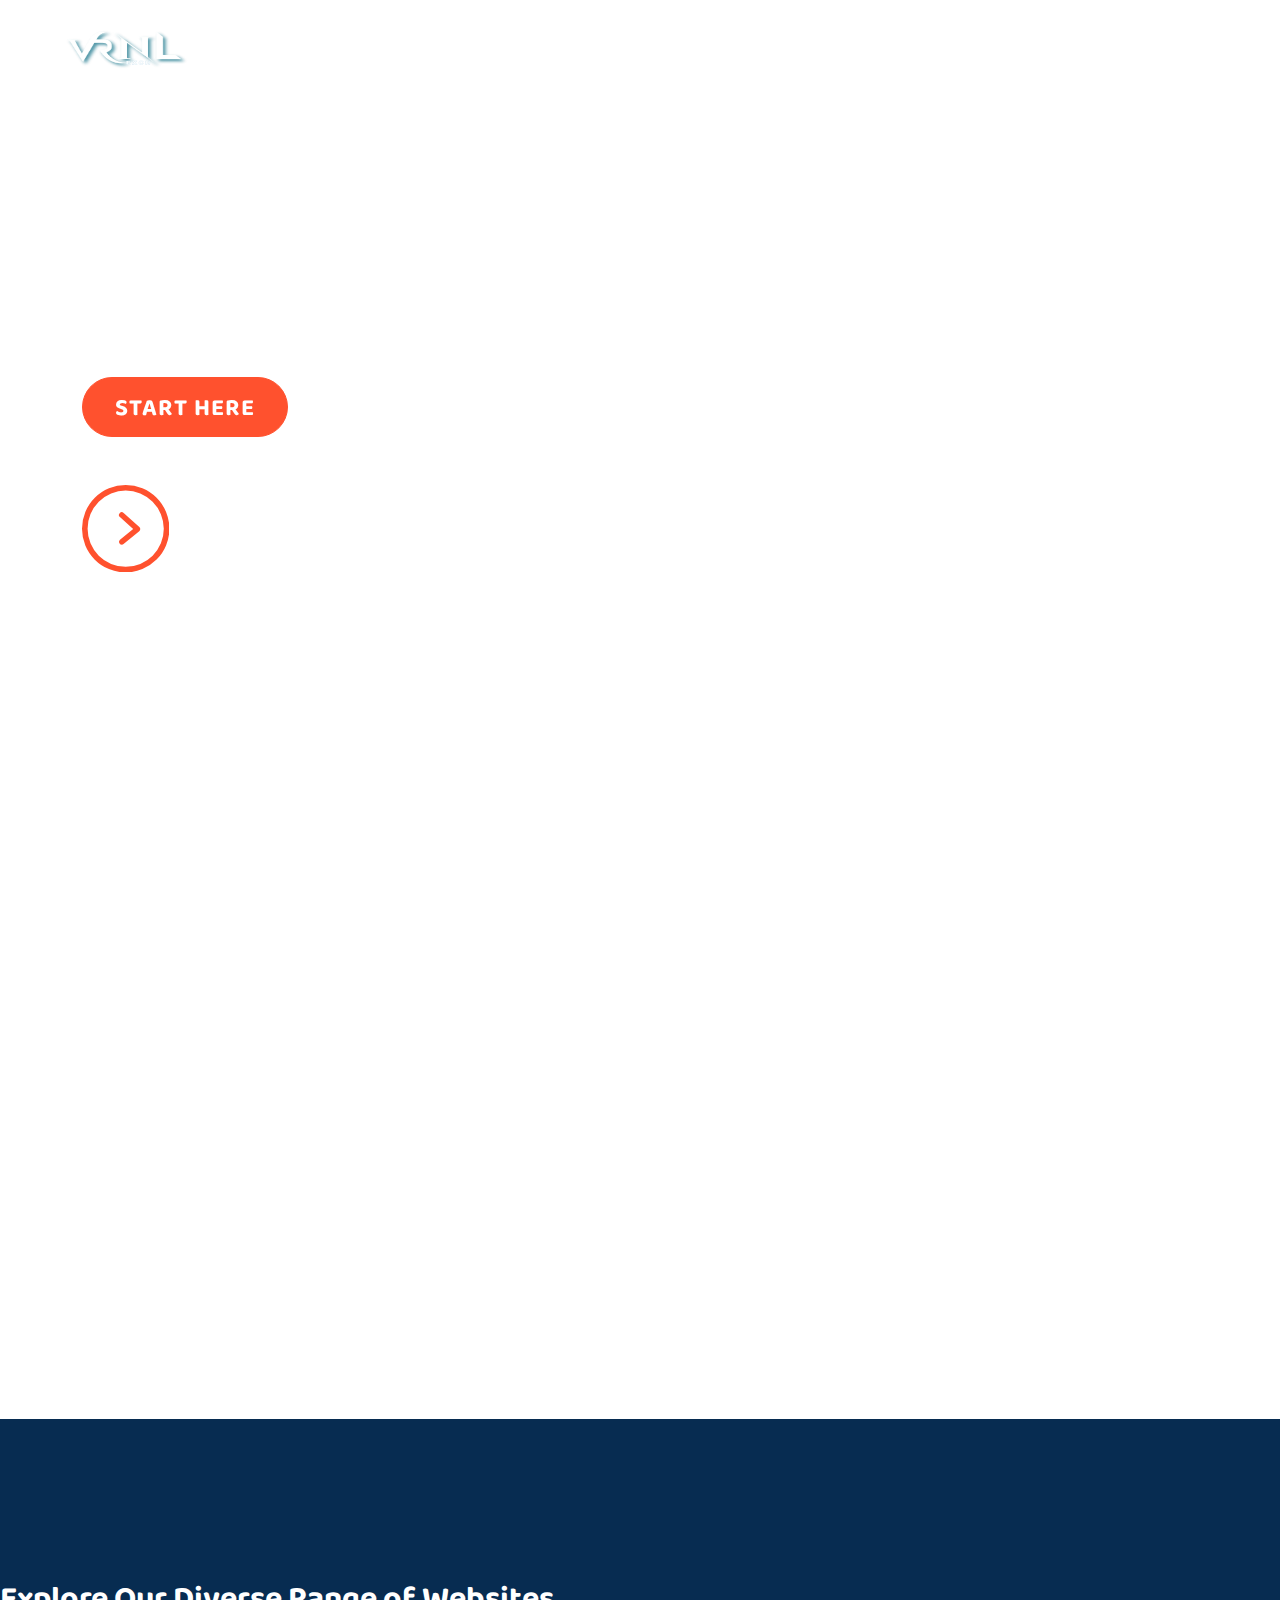
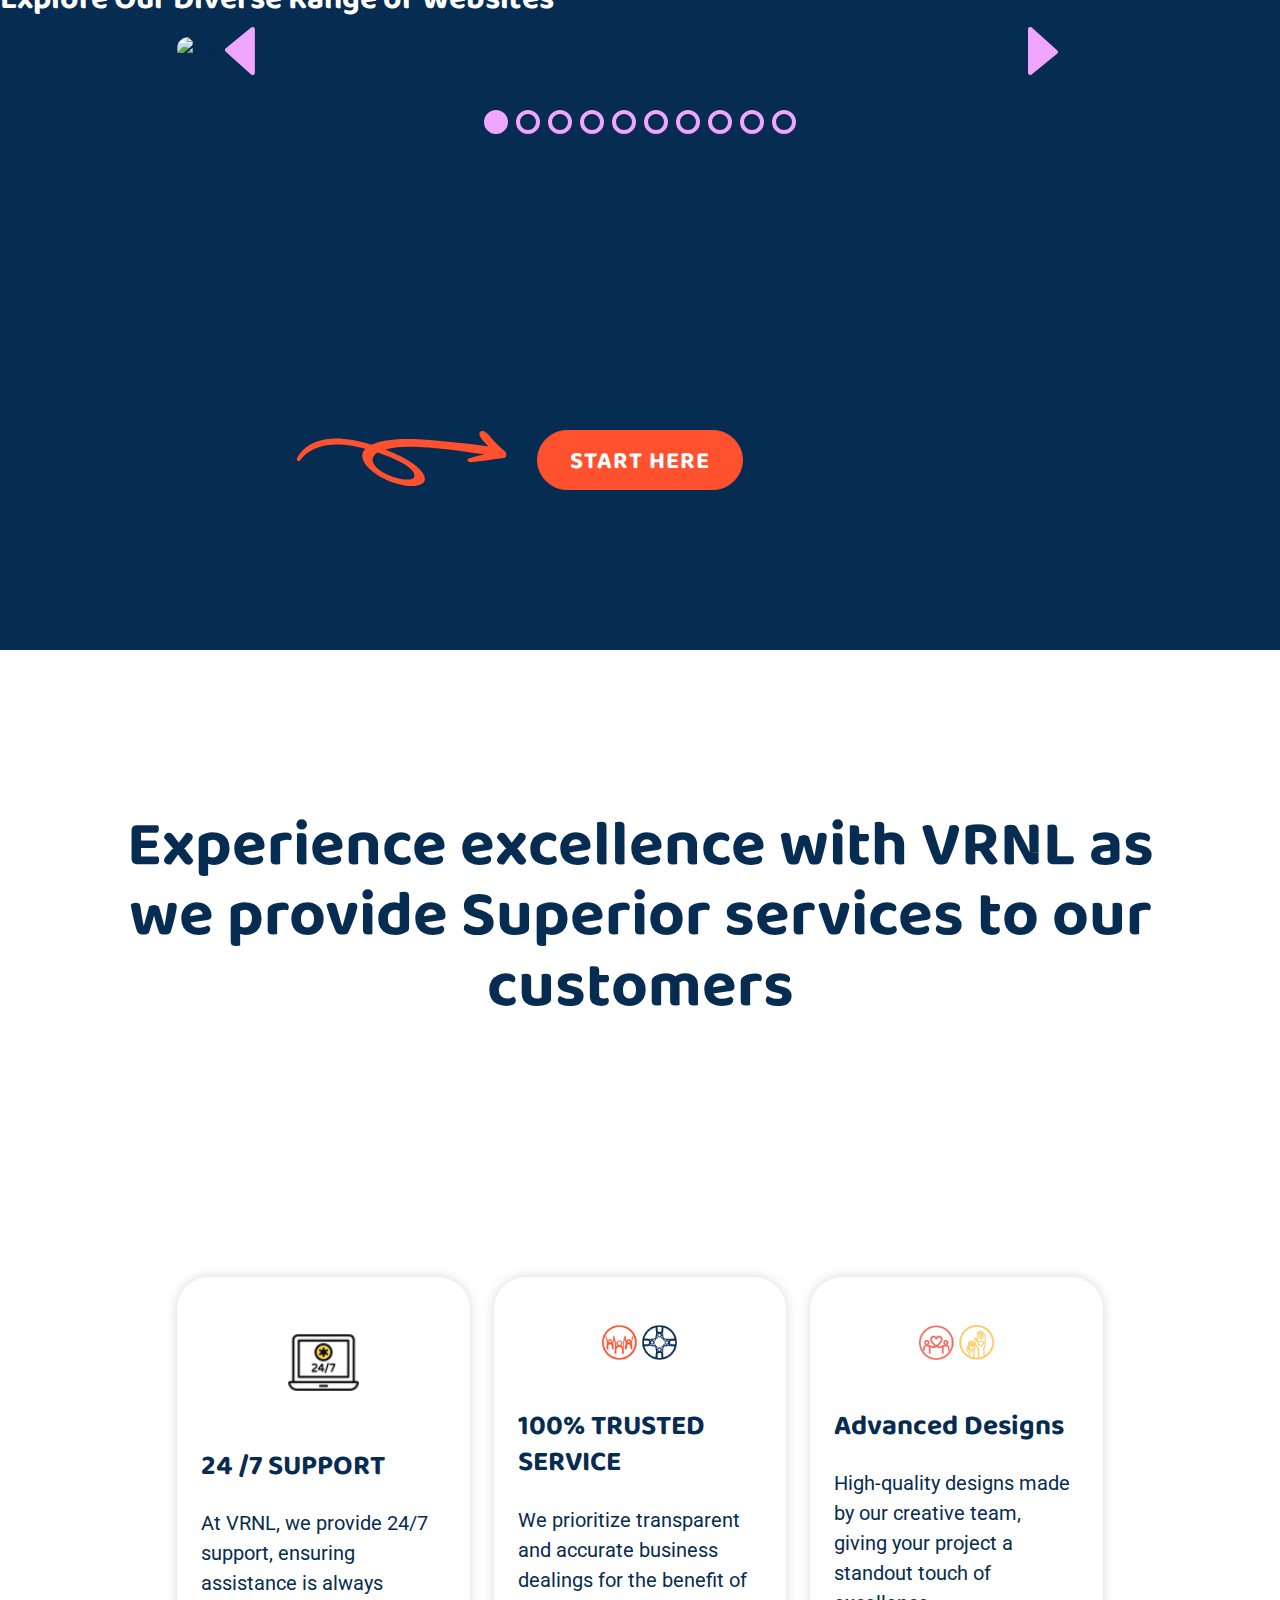
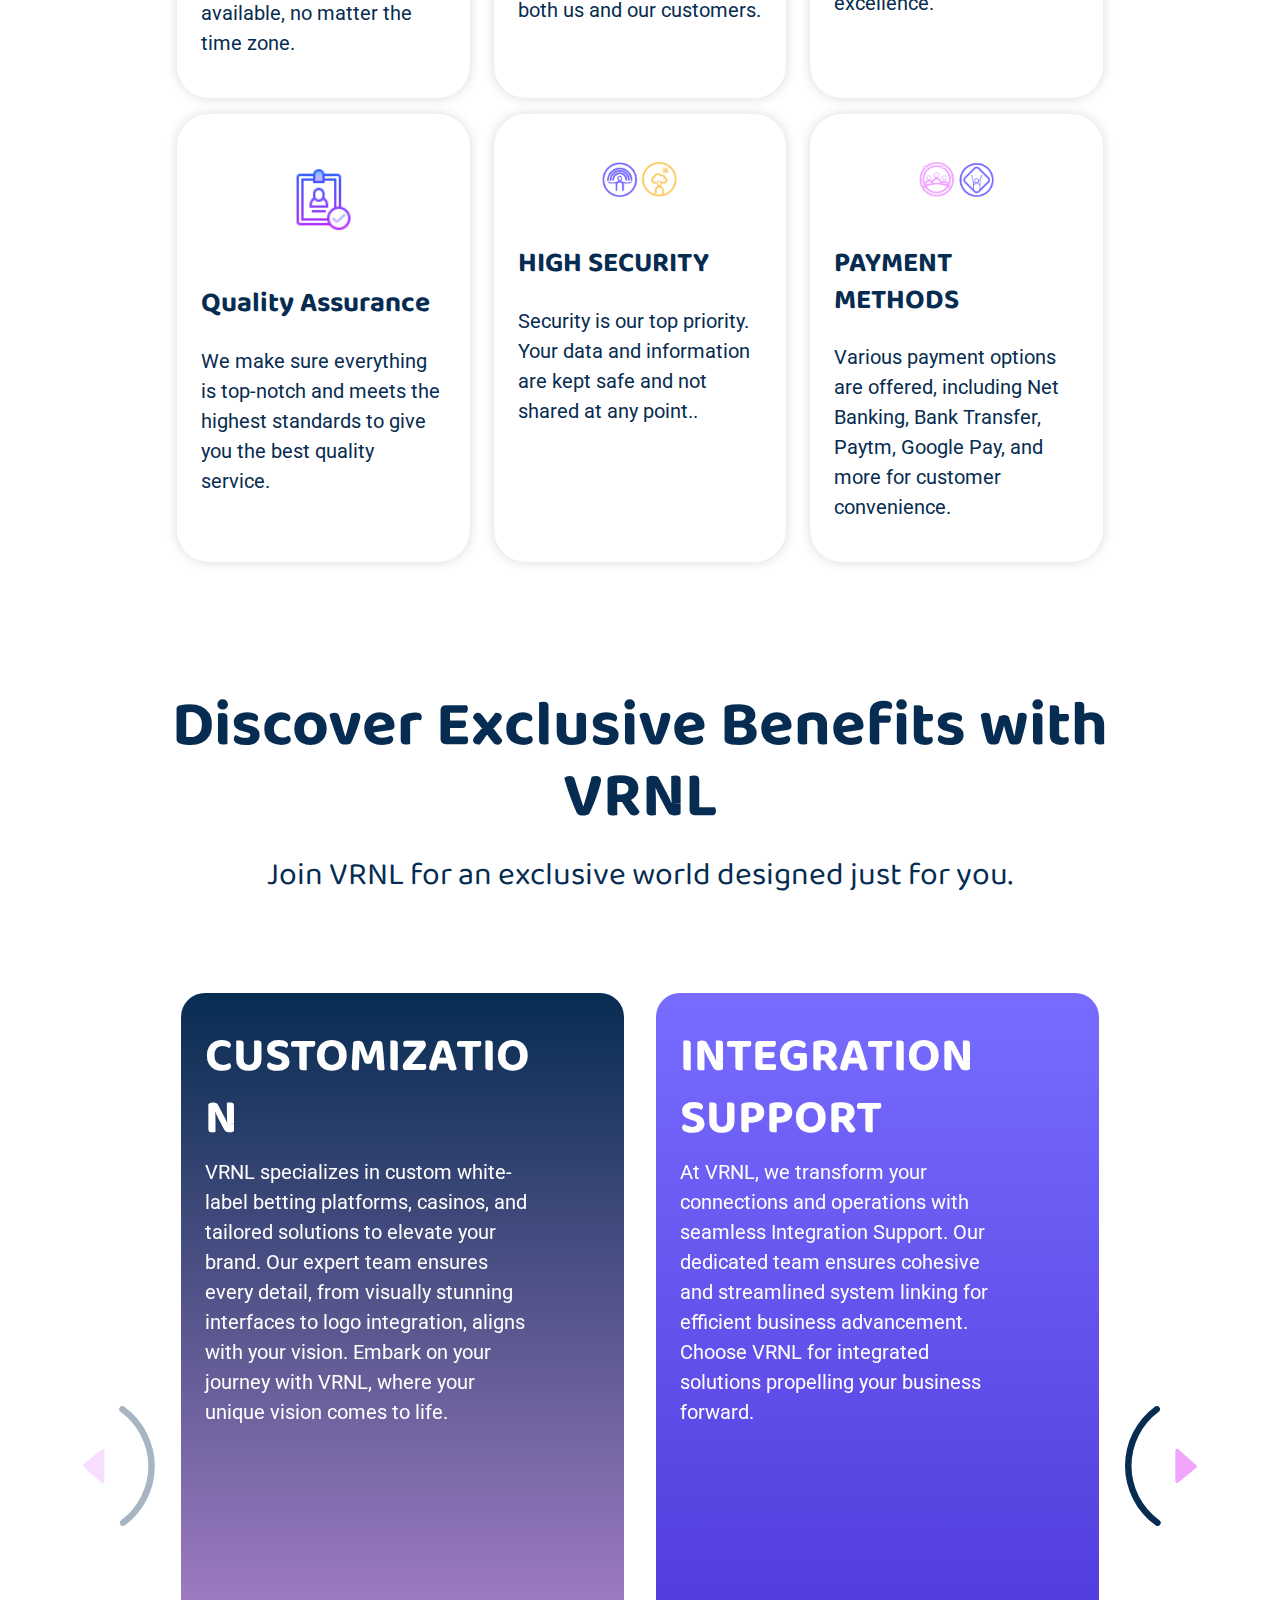
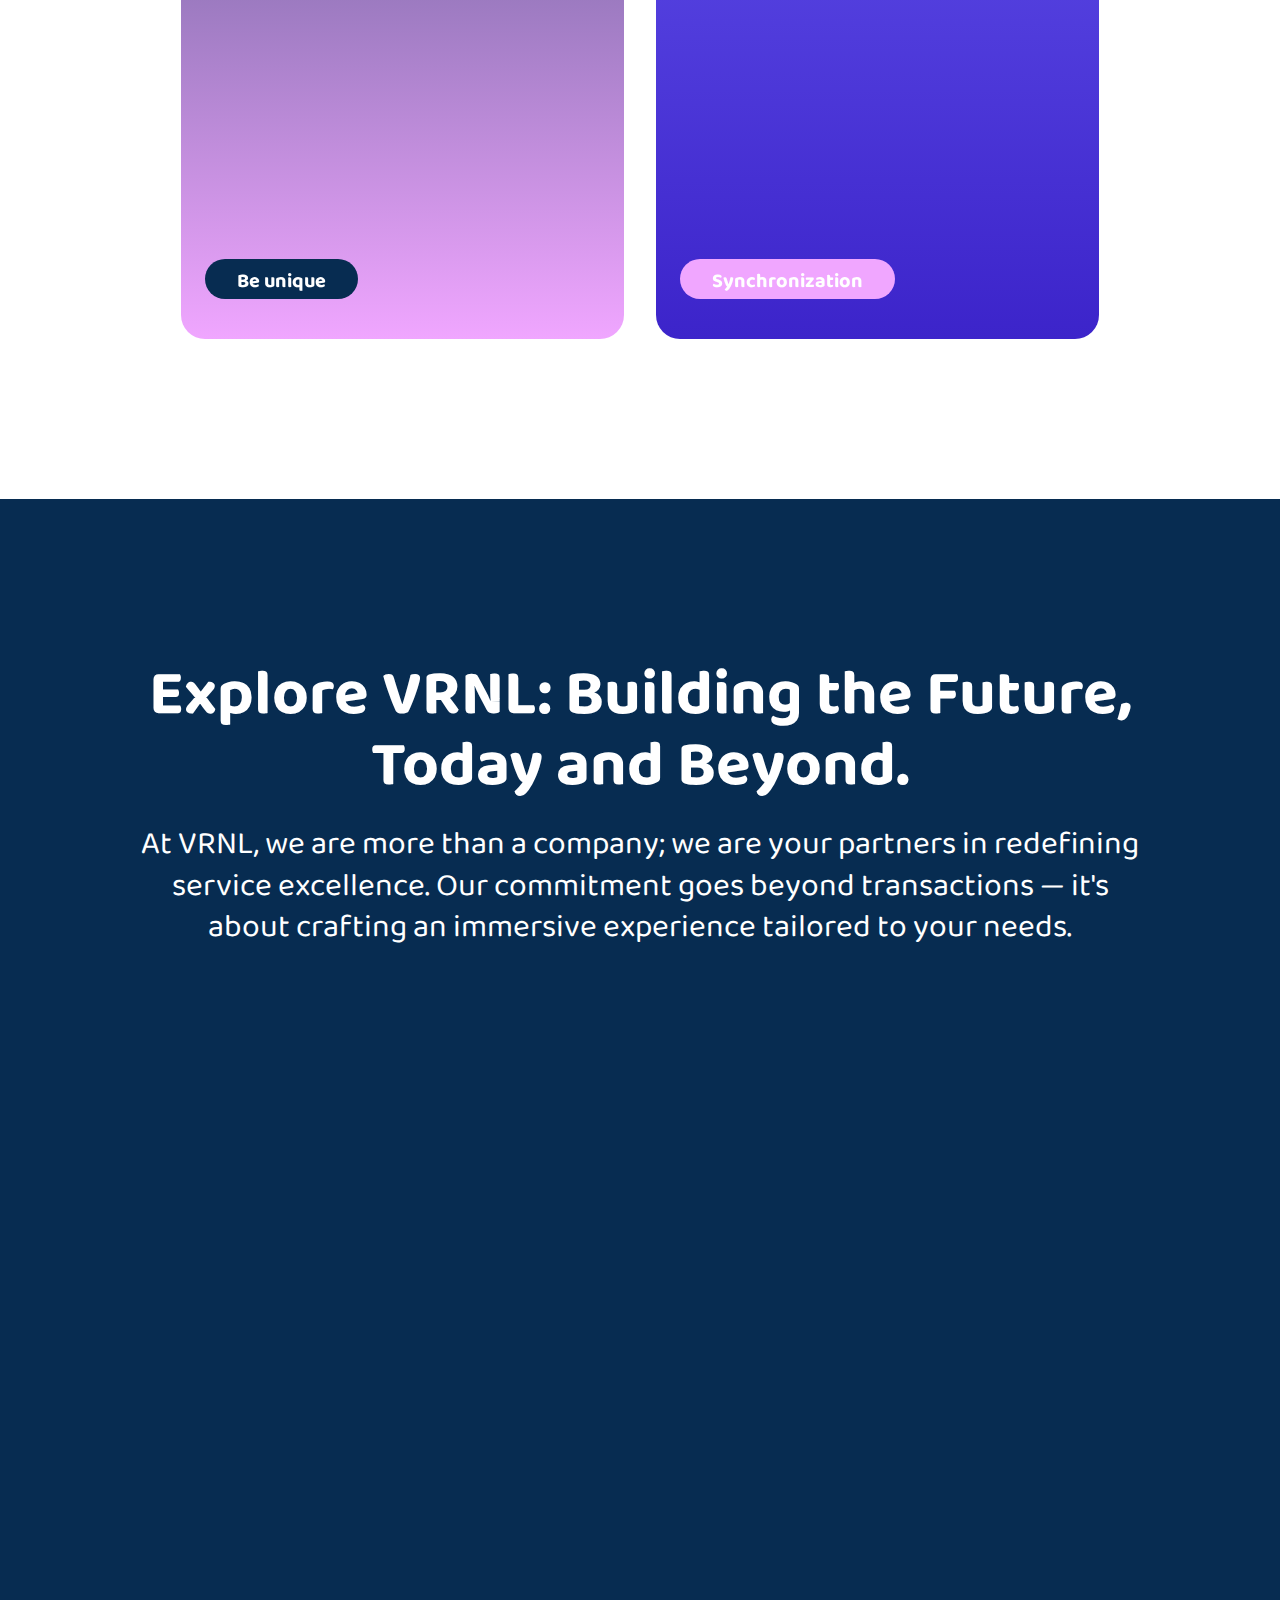
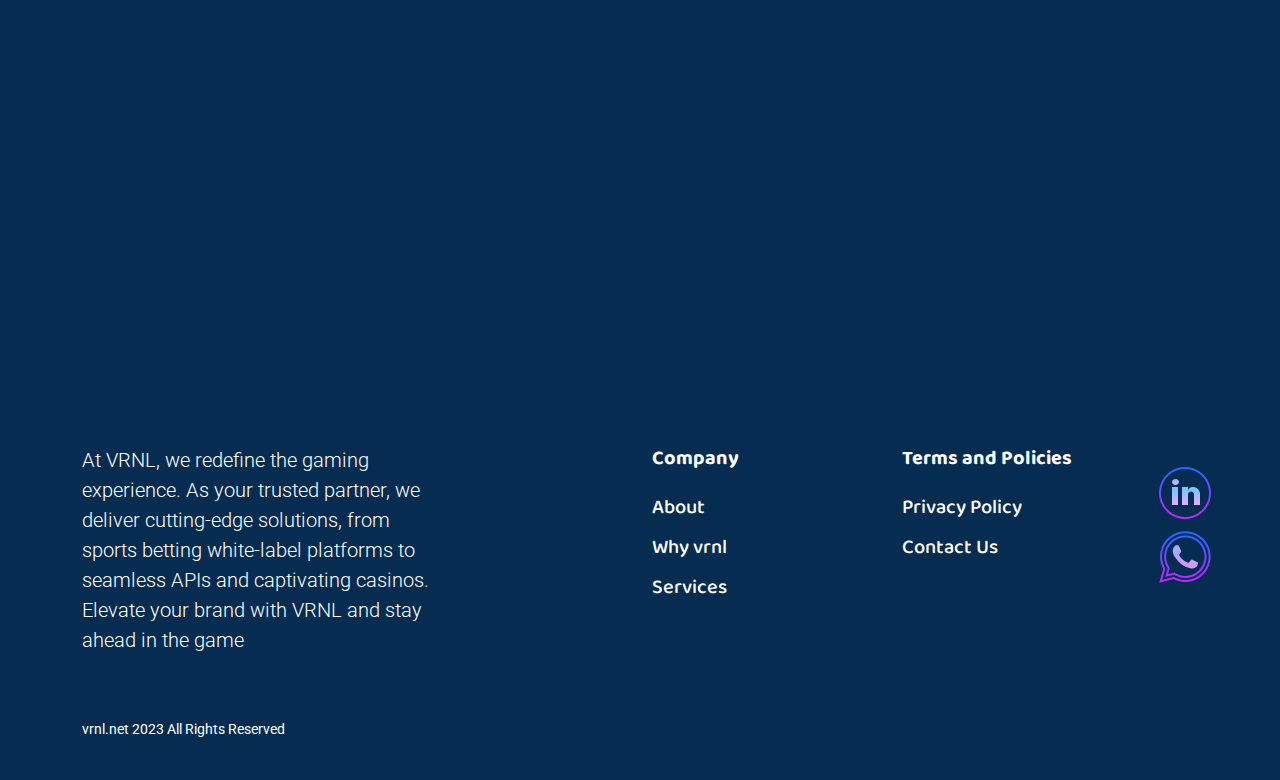
<file: why.html>
<!DOCTYPE html><html lang="en-US"><head>
	<meta charset="UTF-8">
	<meta name="viewport" content="width=device-width, initial-scale=1">	
	<link rel="profile" href="https://gmpg.org/xfn/11">	
	<!-- Google Fonts -->
	<link rel="preconnect" href="https://fonts.googleapis.com">
	<link rel="preconnect" href="https://fonts.gstatic.com" crossorigin="">
	<link href="https://fonts.googleapis.com/css2?family=Baloo+Thambi+2:wght@400;500;700&amp;family=Roboto:wght@300;700&amp;display=swap" rel="stylesheet">

	<!-- / Google Fonts -->	
	<meta name="robots" content="index, follow, max-image-preview:large, max-snippet:-1, max-video-preview:-1">

	<!-- This site is optimized with the Yoast SEO plugin v21.5 - https://yoast.com/wordpress/plugins/seo/ -->
	<title>choose VRNL for Unmatched in white-label sports betting, advanced APIs, and premier casino experiences in India, blending cutting-edge tech with gaming expertise for unparalleled success.</title>
	<meta name="description" content="Play your own game and get your game designer jobs at Aristocrat and bring joy to life through the power of play, wherever you are.">
	<link rel="canonical" href="https://www.aristocrat.com/life-at-aristocrat/">
	<meta property="og:locale" content="en_US">
	<meta property="og:type" content="article">
	<meta property="og:title" content="Game designer jobs &amp; life at Aristocrat Leisure Limited">
	<meta property="og:description" content="Play your own game and get your game designer jobs at Aristocrat and bring joy to life through the power of play, wherever you are.">
	<meta property="og:url" content="https://www.aristocrat.com/life-at-aristocrat/">
	<meta property="og:site_name" content="Aristocrat">
	<meta property="article:modified_time" content="2023-10-02T02:07:29+00:00">
	<meta property="og:image" content="images/life-at-aristocrat.jpg.optimal.jpg">
	<meta property="og:image:width" content="1200">
	<meta property="og:image:height" content="627">
	<meta property="og:image:type" content="image/jpeg">
	<meta name="twitter:card" content="summary_large_image">
	
	<!-- / Yoast SEO plugin. -->



<style>
img.wp-smiley,
img.emoji {
	display: inline !important;
	border: none !important;
	box-shadow: none !important;
	height: 1em !important;
	width: 1em !important;
	margin: 0 0.07em !important;
	vertical-align: -0.1em !important;
	background: none !important;
	padding: 0 !important;
}
.block_widget_cards-wrapper .card-image {
    max-width: 75px !important;
}
</style>
	<link rel="stylesheet" id="wp-block-library-css" href="css/style.min.css" media="all">
<style id="classic-theme-styles-inline-css">
/*! This file is auto-generated */
.wp-block-button__link{color:#fff;background-color:#32373c;border-radius:9999px;box-shadow:none;text-decoration:none;padding:calc(.667em + 2px) calc(1.333em + 2px);font-size:1.125em}.wp-block-file__button{background:#32373c;color:#fff;text-decoration:none}
</style>
<style id="global-styles-inline-css">
body{--wp--preset--color--black: #000000;--wp--preset--color--cyan-bluish-gray: #abb8c3;--wp--preset--color--white: #ffffff;--wp--preset--color--pale-pink: #f78da7;--wp--preset--color--vivid-red: #cf2e2e;--wp--preset--color--luminous-vivid-orange: #ff6900;--wp--preset--color--luminous-vivid-amber: #fcb900;--wp--preset--color--light-green-cyan: #7bdcb5;--wp--preset--color--vivid-green-cyan: #00d084;--wp--preset--color--pale-cyan-blue: #8ed1fc;--wp--preset--color--vivid-cyan-blue: #0693e3;--wp--preset--color--vivid-purple: #9b51e0;--wp--preset--gradient--vivid-cyan-blue-to-vivid-purple: linear-gradient(135deg,rgba(6,147,227,1) 0%,rgb(155,81,224) 100%);--wp--preset--gradient--light-green-cyan-to-vivid-green-cyan: linear-gradient(135deg,rgb(122,220,180) 0%,rgb(0,208,130) 100%);--wp--preset--gradient--luminous-vivid-amber-to-luminous-vivid-orange: linear-gradient(135deg,rgba(252,185,0,1) 0%,rgba(255,105,0,1) 100%);--wp--preset--gradient--luminous-vivid-orange-to-vivid-red: linear-gradient(135deg,rgba(255,105,0,1) 0%,rgb(207,46,46) 100%);--wp--preset--gradient--very-light-gray-to-cyan-bluish-gray: linear-gradient(135deg,rgb(238,238,238) 0%,rgb(169,184,195) 100%);--wp--preset--gradient--cool-to-warm-spectrum: linear-gradient(135deg,rgb(74,234,220) 0%,rgb(151,120,209) 20%,rgb(207,42,186) 40%,rgb(238,44,130) 60%,rgb(251,105,98) 80%,rgb(254,248,76) 100%);--wp--preset--gradient--blush-light-purple: linear-gradient(135deg,rgb(255,206,236) 0%,rgb(152,150,240) 100%);--wp--preset--gradient--blush-bordeaux: linear-gradient(135deg,rgb(254,205,165) 0%,rgb(254,45,45) 50%,rgb(107,0,62) 100%);--wp--preset--gradient--luminous-dusk: linear-gradient(135deg,rgb(255,203,112) 0%,rgb(199,81,192) 50%,rgb(65,88,208) 100%);--wp--preset--gradient--pale-ocean: linear-gradient(135deg,rgb(255,245,203) 0%,rgb(182,227,212) 50%,rgb(51,167,181) 100%);--wp--preset--gradient--electric-grass: linear-gradient(135deg,rgb(202,248,128) 0%,rgb(113,206,126) 100%);--wp--preset--gradient--midnight: linear-gradient(135deg,rgb(2,3,129) 0%,rgb(40,116,252) 100%);--wp--preset--font-size--small: 13px;--wp--preset--font-size--medium: 20px;--wp--preset--font-size--large: 36px;--wp--preset--font-size--x-large: 42px;--wp--preset--spacing--20: 0.44rem;--wp--preset--spacing--30: 0.67rem;--wp--preset--spacing--40: 1rem;--wp--preset--spacing--50: 1.5rem;--wp--preset--spacing--60: 2.25rem;--wp--preset--spacing--70: 3.38rem;--wp--preset--spacing--80: 5.06rem;--wp--preset--shadow--natural: 6px 6px 9px rgba(0, 0, 0, 0.2);--wp--preset--shadow--deep: 12px 12px 50px rgba(0, 0, 0, 0.4);--wp--preset--shadow--sharp: 6px 6px 0px rgba(0, 0, 0, 0.2);--wp--preset--shadow--outlined: 6px 6px 0px -3px rgba(255, 255, 255, 1), 6px 6px rgba(0, 0, 0, 1);--wp--preset--shadow--crisp: 6px 6px 0px rgba(0, 0, 0, 1);}:where(.is-layout-flex){gap: 0.5em;}:where(.is-layout-grid){gap: 0.5em;}body .is-layout-flow > .alignleft{float: left;margin-inline-start: 0;margin-inline-end: 2em;}body .is-layout-flow > .alignright{float: right;margin-inline-start: 2em;margin-inline-end: 0;}body .is-layout-flow > .aligncenter{margin-left: auto !important;margin-right: auto !important;}body .is-layout-constrained > .alignleft{float: left;margin-inline-start: 0;margin-inline-end: 2em;}body .is-layout-constrained > .alignright{float: right;margin-inline-start: 2em;margin-inline-end: 0;}body .is-layout-constrained > .aligncenter{margin-left: auto !important;margin-right: auto !important;}body .is-layout-constrained > :where(:not(.alignleft):not(.alignright):not(.alignfull)){max-width: var(--wp--style--global--content-size);margin-left: auto !important;margin-right: auto !important;}body .is-layout-constrained > .alignwide{max-width: var(--wp--style--global--wide-size);}body .is-layout-flex{display: flex;}body .is-layout-flex{flex-wrap: wrap;align-items: center;}body .is-layout-flex > *{margin: 0;}body .is-layout-grid{display: grid;}body .is-layout-grid > *{margin: 0;}:where(.wp-block-columns.is-layout-flex){gap: 2em;}:where(.wp-block-columns.is-layout-grid){gap: 2em;}:where(.wp-block-post-template.is-layout-flex){gap: 1.25em;}:where(.wp-block-post-template.is-layout-grid){gap: 1.25em;}.has-black-color{color: var(--wp--preset--color--black) !important;}.has-cyan-bluish-gray-color{color: var(--wp--preset--color--cyan-bluish-gray) !important;}.has-white-color{color: var(--wp--preset--color--white) !important;}.has-pale-pink-color{color: var(--wp--preset--color--pale-pink) !important;}.has-vivid-red-color{color: var(--wp--preset--color--vivid-red) !important;}.has-luminous-vivid-orange-color{color: var(--wp--preset--color--luminous-vivid-orange) !important;}.has-luminous-vivid-amber-color{color: var(--wp--preset--color--luminous-vivid-amber) !important;}.has-light-green-cyan-color{color: var(--wp--preset--color--light-green-cyan) !important;}.has-vivid-green-cyan-color{color: var(--wp--preset--color--vivid-green-cyan) !important;}.has-pale-cyan-blue-color{color: var(--wp--preset--color--pale-cyan-blue) !important;}.has-vivid-cyan-blue-color{color: var(--wp--preset--color--vivid-cyan-blue) !important;}.has-vivid-purple-color{color: var(--wp--preset--color--vivid-purple) !important;}.has-black-background-color{background-color: var(--wp--preset--color--black) !important;}.has-cyan-bluish-gray-background-color{background-color: var(--wp--preset--color--cyan-bluish-gray) !important;}.has-white-background-color{background-color: var(--wp--preset--color--white) !important;}.has-pale-pink-background-color{background-color: var(--wp--preset--color--pale-pink) !important;}.has-vivid-red-background-color{background-color: var(--wp--preset--color--vivid-red) !important;}.has-luminous-vivid-orange-background-color{background-color: var(--wp--preset--color--luminous-vivid-orange) !important;}.has-luminous-vivid-amber-background-color{background-color: var(--wp--preset--color--luminous-vivid-amber) !important;}.has-light-green-cyan-background-color{background-color: var(--wp--preset--color--light-green-cyan) !important;}.has-vivid-green-cyan-background-color{background-color: var(--wp--preset--color--vivid-green-cyan) !important;}.has-pale-cyan-blue-background-color{background-color: var(--wp--preset--color--pale-cyan-blue) !important;}.has-vivid-cyan-blue-background-color{background-color: var(--wp--preset--color--vivid-cyan-blue) !important;}.has-vivid-purple-background-color{background-color: var(--wp--preset--color--vivid-purple) !important;}.has-black-border-color{border-color: var(--wp--preset--color--black) !important;}.has-cyan-bluish-gray-border-color{border-color: var(--wp--preset--color--cyan-bluish-gray) !important;}.has-white-border-color{border-color: var(--wp--preset--color--white) !important;}.has-pale-pink-border-color{border-color: var(--wp--preset--color--pale-pink) !important;}.has-vivid-red-border-color{border-color: var(--wp--preset--color--vivid-red) !important;}.has-luminous-vivid-orange-border-color{border-color: var(--wp--preset--color--luminous-vivid-orange) !important;}.has-luminous-vivid-amber-border-color{border-color: var(--wp--preset--color--luminous-vivid-amber) !important;}.has-light-green-cyan-border-color{border-color: var(--wp--preset--color--light-green-cyan) !important;}.has-vivid-green-cyan-border-color{border-color: var(--wp--preset--color--vivid-green-cyan) !important;}.has-pale-cyan-blue-border-color{border-color: var(--wp--preset--color--pale-cyan-blue) !important;}.has-vivid-cyan-blue-border-color{border-color: var(--wp--preset--color--vivid-cyan-blue) !important;}.has-vivid-purple-border-color{border-color: var(--wp--preset--color--vivid-purple) !important;}.has-vivid-cyan-blue-to-vivid-purple-gradient-background{background: var(--wp--preset--gradient--vivid-cyan-blue-to-vivid-purple) !important;}.has-light-green-cyan-to-vivid-green-cyan-gradient-background{background: var(--wp--preset--gradient--light-green-cyan-to-vivid-green-cyan) !important;}.has-luminous-vivid-amber-to-luminous-vivid-orange-gradient-background{background: var(--wp--preset--gradient--luminous-vivid-amber-to-luminous-vivid-orange) !important;}.has-luminous-vivid-orange-to-vivid-red-gradient-background{background: var(--wp--preset--gradient--luminous-vivid-orange-to-vivid-red) !important;}.has-very-light-gray-to-cyan-bluish-gray-gradient-background{background: var(--wp--preset--gradient--very-light-gray-to-cyan-bluish-gray) !important;}.has-cool-to-warm-spectrum-gradient-background{background: var(--wp--preset--gradient--cool-to-warm-spectrum) !important;}.has-blush-light-purple-gradient-background{background: var(--wp--preset--gradient--blush-light-purple) !important;}.has-blush-bordeaux-gradient-background{background: var(--wp--preset--gradient--blush-bordeaux) !important;}.has-luminous-dusk-gradient-background{background: var(--wp--preset--gradient--luminous-dusk) !important;}.has-pale-ocean-gradient-background{background: var(--wp--preset--gradient--pale-ocean) !important;}.has-electric-grass-gradient-background{background: var(--wp--preset--gradient--electric-grass) !important;}.has-midnight-gradient-background{background: var(--wp--preset--gradient--midnight) !important;}.has-small-font-size{font-size: var(--wp--preset--font-size--small) !important;}.has-medium-font-size{font-size: var(--wp--preset--font-size--medium) !important;}.has-large-font-size{font-size: var(--wp--preset--font-size--large) !important;}.has-x-large-font-size{font-size: var(--wp--preset--font-size--x-large) !important;}
.wp-block-navigation a:where(:not(.wp-element-button)){color: inherit;}
:where(.wp-block-post-template.is-layout-flex){gap: 1.25em;}:where(.wp-block-post-template.is-layout-grid){gap: 1.25em;}
:where(.wp-block-columns.is-layout-flex){gap: 2em;}:where(.wp-block-columns.is-layout-grid){gap: 2em;}
.wp-block-pullquote{font-size: 1.5em;line-height: 1.6;}
</style>
<link rel="stylesheet" id="contact-form-7-css" href="css/styles.css" media="all">
<link rel="stylesheet" id="theme-style-css" href="css/bundle.css" media="all">
<link rel="stylesheet" id="font-awesome-official-css" href="css/all.css" media="all" crossorigin="anonymous">
<link rel="stylesheet" id="moove_gdpr_frontend-css" href="css/gdpr-main-nf.css" media="all">
<style id="moove_gdpr_frontend-inline-css">
				#moove_gdpr_cookie_modal .moove-gdpr-modal-content .moove-gdpr-tab-main h3.tab-title, 
				#moove_gdpr_cookie_modal .moove-gdpr-modal-content .moove-gdpr-tab-main span.tab-title,
				#moove_gdpr_cookie_modal .moove-gdpr-modal-content .moove-gdpr-modal-left-content #moove-gdpr-menu li a, 
				#moove_gdpr_cookie_modal .moove-gdpr-modal-content .moove-gdpr-modal-left-content #moove-gdpr-menu li button,
				#moove_gdpr_cookie_modal .moove-gdpr-modal-content .moove-gdpr-modal-left-content .moove-gdpr-branding-cnt a,
				#moove_gdpr_cookie_modal .moove-gdpr-modal-content .moove-gdpr-modal-footer-content .moove-gdpr-button-holder a.mgbutton, 
				#moove_gdpr_cookie_modal .moove-gdpr-modal-content .moove-gdpr-modal-footer-content .moove-gdpr-button-holder button.mgbutton,
				#moove_gdpr_cookie_modal .cookie-switch .cookie-slider:after, 
				#moove_gdpr_cookie_modal .cookie-switch .slider:after, 
				#moove_gdpr_cookie_modal .switch .cookie-slider:after, 
				#moove_gdpr_cookie_modal .switch .slider:after,
				#moove_gdpr_cookie_info_bar .moove-gdpr-info-bar-container .moove-gdpr-info-bar-content p, 
				#moove_gdpr_cookie_info_bar .moove-gdpr-info-bar-container .moove-gdpr-info-bar-content p a,
				#moove_gdpr_cookie_info_bar .moove-gdpr-info-bar-container .moove-gdpr-info-bar-content a.mgbutton, 
				#moove_gdpr_cookie_info_bar .moove-gdpr-info-bar-container .moove-gdpr-info-bar-content button.mgbutton,
				#moove_gdpr_cookie_modal .moove-gdpr-modal-content .moove-gdpr-tab-main .moove-gdpr-tab-main-content h1, 
				#moove_gdpr_cookie_modal .moove-gdpr-modal-content .moove-gdpr-tab-main .moove-gdpr-tab-main-content h2, 
				#moove_gdpr_cookie_modal .moove-gdpr-modal-content .moove-gdpr-tab-main .moove-gdpr-tab-main-content h3, 
				#moove_gdpr_cookie_modal .moove-gdpr-modal-content .moove-gdpr-tab-main .moove-gdpr-tab-main-content h4, 
				#moove_gdpr_cookie_modal .moove-gdpr-modal-content .moove-gdpr-tab-main .moove-gdpr-tab-main-content h5, 
				#moove_gdpr_cookie_modal .moove-gdpr-modal-content .moove-gdpr-tab-main .moove-gdpr-tab-main-content h6,
				#moove_gdpr_cookie_modal .moove-gdpr-modal-content.moove_gdpr_modal_theme_v2 .moove-gdpr-modal-title .tab-title,
				#moove_gdpr_cookie_modal .moove-gdpr-modal-content.moove_gdpr_modal_theme_v2 .moove-gdpr-tab-main h3.tab-title, 
				#moove_gdpr_cookie_modal .moove-gdpr-modal-content.moove_gdpr_modal_theme_v2 .moove-gdpr-tab-main span.tab-title,
				#moove_gdpr_cookie_modal .moove-gdpr-modal-content.moove_gdpr_modal_theme_v2 .moove-gdpr-branding-cnt a {
				 	font-weight: inherit				}
			#moove_gdpr_cookie_modal,#moove_gdpr_cookie_info_bar,.gdpr_cookie_settings_shortcode_content{font-family:inherit}#moove_gdpr_save_popup_settings_button{background-color:#373737;color:#fff}#moove_gdpr_save_popup_settings_button:hover{background-color:#000}#moove_gdpr_cookie_info_bar .moove-gdpr-info-bar-container .moove-gdpr-info-bar-content a.mgbutton,#moove_gdpr_cookie_info_bar .moove-gdpr-info-bar-container .moove-gdpr-info-bar-content button.mgbutton{background-color:#1f20aa}#moove_gdpr_cookie_modal .moove-gdpr-modal-content .moove-gdpr-modal-footer-content .moove-gdpr-button-holder a.mgbutton,#moove_gdpr_cookie_modal .moove-gdpr-modal-content .moove-gdpr-modal-footer-content .moove-gdpr-button-holder button.mgbutton,.gdpr_cookie_settings_shortcode_content .gdpr-shr-button.button-green{background-color:#1f20aa;border-color:#1f20aa}#moove_gdpr_cookie_modal .moove-gdpr-modal-content .moove-gdpr-modal-footer-content .moove-gdpr-button-holder a.mgbutton:hover,#moove_gdpr_cookie_modal .moove-gdpr-modal-content .moove-gdpr-modal-footer-content .moove-gdpr-button-holder button.mgbutton:hover,.gdpr_cookie_settings_shortcode_content .gdpr-shr-button.button-green:hover{background-color:#fff;color:#1f20aa}#moove_gdpr_cookie_modal .moove-gdpr-modal-content .moove-gdpr-modal-close i,#moove_gdpr_cookie_modal .moove-gdpr-modal-content .moove-gdpr-modal-close span.gdpr-icon{background-color:#1f20aa;border:1px solid #1f20aa}#moove_gdpr_cookie_info_bar span.change-settings-button.focus-g,#moove_gdpr_cookie_info_bar span.change-settings-button:focus,#moove_gdpr_cookie_info_bar button.change-settings-button.focus-g,#moove_gdpr_cookie_info_bar button.change-settings-button:focus{-webkit-box-shadow:0 0 1px 3px #1f20aa;-moz-box-shadow:0 0 1px 3px #1f20aa;box-shadow:0 0 1px 3px #1f20aa}#moove_gdpr_cookie_modal .moove-gdpr-modal-content .moove-gdpr-modal-close i:hover,#moove_gdpr_cookie_modal .moove-gdpr-modal-content .moove-gdpr-modal-close span.gdpr-icon:hover,#moove_gdpr_cookie_info_bar span[data-href]>u.change-settings-button{color:#1f20aa}#moove_gdpr_cookie_modal .moove-gdpr-modal-content .moove-gdpr-modal-left-content #moove-gdpr-menu li.menu-item-selected a span.gdpr-icon,#moove_gdpr_cookie_modal .moove-gdpr-modal-content .moove-gdpr-modal-left-content #moove-gdpr-menu li.menu-item-selected button span.gdpr-icon{color:inherit}#moove_gdpr_cookie_modal .moove-gdpr-modal-content .moove-gdpr-modal-left-content #moove-gdpr-menu li a span.gdpr-icon,#moove_gdpr_cookie_modal .moove-gdpr-modal-content .moove-gdpr-modal-left-content #moove-gdpr-menu li button span.gdpr-icon{color:inherit}#moove_gdpr_cookie_modal .gdpr-acc-link{line-height:0;font-size:0;color:transparent;position:absolute}#moove_gdpr_cookie_modal .moove-gdpr-modal-content .moove-gdpr-modal-close:hover i,#moove_gdpr_cookie_modal .moove-gdpr-modal-content .moove-gdpr-modal-left-content #moove-gdpr-menu li a,#moove_gdpr_cookie_modal .moove-gdpr-modal-content .moove-gdpr-modal-left-content #moove-gdpr-menu li button,#moove_gdpr_cookie_modal .moove-gdpr-modal-content .moove-gdpr-modal-left-content #moove-gdpr-menu li button i,#moove_gdpr_cookie_modal .moove-gdpr-modal-content .moove-gdpr-modal-left-content #moove-gdpr-menu li a i,#moove_gdpr_cookie_modal .moove-gdpr-modal-content .moove-gdpr-tab-main .moove-gdpr-tab-main-content a:hover,#moove_gdpr_cookie_info_bar.moove-gdpr-dark-scheme .moove-gdpr-info-bar-container .moove-gdpr-info-bar-content a.mgbutton:hover,#moove_gdpr_cookie_info_bar.moove-gdpr-dark-scheme .moove-gdpr-info-bar-container .moove-gdpr-info-bar-content button.mgbutton:hover,#moove_gdpr_cookie_info_bar.moove-gdpr-dark-scheme .moove-gdpr-info-bar-container .moove-gdpr-info-bar-content a:hover,#moove_gdpr_cookie_info_bar.moove-gdpr-dark-scheme .moove-gdpr-info-bar-container .moove-gdpr-info-bar-content button:hover,#moove_gdpr_cookie_info_bar.moove-gdpr-dark-scheme .moove-gdpr-info-bar-container .moove-gdpr-info-bar-content span.change-settings-button:hover,#moove_gdpr_cookie_info_bar.moove-gdpr-dark-scheme .moove-gdpr-info-bar-container .moove-gdpr-info-bar-content button.change-settings-button:hover,#moove_gdpr_cookie_info_bar.moove-gdpr-dark-scheme .moove-gdpr-info-bar-container .moove-gdpr-info-bar-content u.change-settings-button:hover,#moove_gdpr_cookie_info_bar span[data-href]>u.change-settings-button,#moove_gdpr_cookie_info_bar.moove-gdpr-dark-scheme .moove-gdpr-info-bar-container .moove-gdpr-info-bar-content a.mgbutton.focus-g,#moove_gdpr_cookie_info_bar.moove-gdpr-dark-scheme .moove-gdpr-info-bar-container .moove-gdpr-info-bar-content button.mgbutton.focus-g,#moove_gdpr_cookie_info_bar.moove-gdpr-dark-scheme .moove-gdpr-info-bar-container .moove-gdpr-info-bar-content a.focus-g,#moove_gdpr_cookie_info_bar.moove-gdpr-dark-scheme .moove-gdpr-info-bar-container .moove-gdpr-info-bar-content button.focus-g,#moove_gdpr_cookie_info_bar.moove-gdpr-dark-scheme .moove-gdpr-info-bar-container .moove-gdpr-info-bar-content a.mgbutton:focus,#moove_gdpr_cookie_info_bar.moove-gdpr-dark-scheme .moove-gdpr-info-bar-container .moove-gdpr-info-bar-content button.mgbutton:focus,#moove_gdpr_cookie_info_bar.moove-gdpr-dark-scheme .moove-gdpr-info-bar-container .moove-gdpr-info-bar-content a:focus,#moove_gdpr_cookie_info_bar.moove-gdpr-dark-scheme .moove-gdpr-info-bar-container .moove-gdpr-info-bar-content button:focus,#moove_gdpr_cookie_info_bar.moove-gdpr-dark-scheme .moove-gdpr-info-bar-container .moove-gdpr-info-bar-content span.change-settings-button.focus-g,span.change-settings-button:focus,button.change-settings-button.focus-g,button.change-settings-button:focus,#moove_gdpr_cookie_info_bar.moove-gdpr-dark-scheme .moove-gdpr-info-bar-container .moove-gdpr-info-bar-content u.change-settings-button.focus-g,#moove_gdpr_cookie_info_bar.moove-gdpr-dark-scheme .moove-gdpr-info-bar-container .moove-gdpr-info-bar-content u.change-settings-button:focus{color:#1f20aa}#moove_gdpr_cookie_modal.gdpr_lightbox-hide{display:none}
</style>
<link rel="stylesheet" id="font-awesome-official-v4shim-css" href="css/v4-shims.css" media="all" crossorigin="anonymous">
<script src="js/jquery.min.js" id="jquery-core-js"></script>
<script src="js/jquery-migrate.min.js" id="jquery-migrate-js"></script>
<link rel="https://api.w.org/" href="https://www.aristocrat.com/wp-json/"><link rel="alternate" type="application/json" href="https://www.aristocrat.com/wp-json/wp/v2/pages/12"><link rel="EditURI" type="application/rsd+xml" title="RSD" href="https://www.aristocrat.com/xmlrpc.php?rsd">
<meta name="generator" content="WordPress 6.3.2">
<link rel="shortlink" href="https://www.aristocrat.com/?p=12">
<link rel="alternate" type="application/json+oembed" href="https://www.aristocrat.com/wp-json/oembed/1.0/embed?url=https%3A%2F%2Fwww.aristocrat.com%2Flife-at-aristocrat%2F">
<link rel="alternate" type="text/xml+oembed" href="https://www.aristocrat.com/wp-json/oembed/1.0/embed?url=https%3A%2F%2Fwww.aristocrat.com%2Flife-at-aristocrat%2F&amp;format=xml">
<link rel="icon" href="images/cropped-Favicon-logo-1-32x32.png" sizes="32x32">
<link rel="icon" href="images/cropped-Favicon-logo-1-192x192.png" sizes="192x192">
<link rel="apple-touch-icon" href="images/cropped-Favicon-logo-1-180x180.png">
<meta name="msapplication-TileImage" content="https://s25652.pcdn.co/wp-content/uploads/2021/11/cropped-Favicon-logo-1-270x270.png">
</head>

<body class="page-template-default page page-id-12 page-life-at-aristocrat no-js">

<div id="page-load"></div>

<div class="site-wrap">



  <header class="navbar navbar-fixed navbar-hs">

    <div class="navbar-content d-flex">

      <div class="logo-wrapper">
        <a href="/index.html" class="site-logo">
          <img src="images/logo VRNL.webp" style=" width: 126px;
          height: 40px;">
        </a>
      </div>

      <div class="nav-wrapper">
        <nav>
          <div class="nav-toggler">
            <h3 class="visually-hidden">Site Main Navigation</h3>
            <span></span>
            <span></span>
            <span></span>
          </div>
          <div class="nav-dropdown">
            <div class="menu">
              <ul id="primary-menu" class="menu">
                <li id="menu-item-20" class="menu-item menu-item-type-post_type menu-item-object-page menu-item-20"><a
                    href="/index.html">Home</a></li>
                    <li id="menu-item-20" class="menu-item menu-item-type-post_type menu-item-object-page menu-item-20"><a
                      href="/about.html">About Us</a></li>
                <li id="menu-item-519" class="menu-item menu-item-type-post_type menu-item-object-page menu-item-519">
                  <a href="/why.html">Why Vrnl</a></li>
                <li id="menu-item-19" class="menu-item menu-item-type-post_type menu-item-object-page menu-item-19"><a
                    href="/serv.html">Services</a></li>



              </ul>
            </div>
          </div>
        </nav>
      </div>



    </div>

  </header>
<main id="primary" class="site-main">


    <h1 class="visually-hidden">Life at Aristocrat</h1>
<section class="block_hero_video-wrapper has-video-mobile ">






  <div class="block-shared-hero-video-container video-desktop d-none d-lg-block">
    
    <div class="block-shared-hero-video-content">

      <div class="container-lg">
        
        <div class="row">
          
          <div class="col-lg-7 col-xl-6">                                  
                        
            
            
            <div class="play-hide">

                      
                              
                 
                  
                  
                                                           
                    <div class="content-layout-item block_hero-header">
                      <h2>Why Choose VRNL?
                      </h2>
                    </div>


                  

                               
              
              
            </div><!-- /.play-hide -->



            <!-- <video id="myVideo" width="640" height="360" controls>
              <source src="images\Cricket _ Sports _ Background Video _ No Copyright _ Free Stock Footage (online-video-cutter.com).mp4" type="video/mp4">
              Your browser does not support the video tag.
            </video>            -->

            <div class="play-hide">

              <a class="btn btn-secondary mt-4" href="/contact-us.html" target="_blank">
                
                START HERE
              </a>

            </div>

            

                           
            <div class="play-pause-buttons mt-4 mt-lg-5">
            
              <span class="video-play">              
                <svg xmlns="http://www.w3.org/2000/svg" viewBox="0 0 156.08 156.08" fill="#ff512e">
                  <path d="M78 156.08a78 78 0 1 1 78-78 78.13 78.13 0 0 1-78 78ZM78 10a68 68 0 1 0 68 68 68.11 68.11 0 0 0-68-68Z"></path>
                  <path d="M71 106.59a5 5 0 0 1-3.17-8.86l23.49-19.3-23.65-21.11a5 5 0 1 1 6.66-7.46l28 25a5 5 0 0 1-.16 7.6l-28 23a5 5 0 0 1-3.17 1.13Z"></path>
                </svg>
              </span>

              <span class="video-pause">
                <svg xmlns="http://www.w3.org/2000/svg" viewBox="0 0 156.08 156.08" fill="#ff512e">
                  <path d="M78 156.08a78 78 0 1 1 78-78 78.13 78.13 0 0 1-78 78ZM78 10a68 68 0 1 0 68 68 68.11 68.11 0 0 0-68-68Z"></path>
                  <path d="M66.82 100.63a5 5 0 0 1-5-5v-36a5 5 0 1 1 10 0v36a5 5 0 0 1-5 5Zm25 0a5 5 0 0 1-5-5v-36a5 5 0 1 1 10 0v36a5 5 0 0 1-5 5Z"></path>
                </svg>
              </span>

            </div><!-- /#play_button -->
            


          </div><!-- /.col -->

        </div><!-- /.row -->

      </div><!-- /.container-lg -->

    </div><!-- /.block_hero_video-container -->


    
            

      <div class="vimeo-iframe-wrapper">
        
        <iframe src="https://player.vimeo.com/video/640232475?controls=0&amp;loop=1?autopause=1" frameborder="0" allow="autoplay; fullscreen" allowfullscreen="" title="Life at Aristocrat - Careers Video Desktop"></iframe>

      </div><!-- /.vimeo-iframe-wrapper -->
              
      


  </div><!-- /.block-shared-hero-video-container .video-desktop -->



</section><!-- block_hero_video-wrapper -->



<section class="block_text-wrapper section   ">


  <div class="container-lg">
    
    
     


            
    <div class="block-text-layout">
      
              
                             
          
          <div class="text-center mb-4 mb-lg-5 anim-zoom-out">
            <h2>Distinguish your brand with our customizable white label solutions. VRNL provides a platform for success, <br>
<em>allowing you to launch and manage your sports betting venture with ease.</em></h2>
          </div>
        
        
        
                     

    </div><!-- /.block-text-layout -->
        
  </div>

</section>


<section class="block_gallery-wrapper section darker-theme ">
  <h2 class="image-heading"> Explore Our Diverse Range of Websites</h2>
  <div class="container-lg block_tabs_slider anim-zoom-out2">
   

       


    <div class="row justify-content-center">
      <div class="col-12 col-xl-10">
    
        <div class="block_gallery-swiper-container swiper-container">
         
<div class="swiper-wrapper">

            
                  
            <div class="swiper-slide ">        
              <a href="https://skyexch.vrnlexch.com/#/dash">
              <img alt="Skyexch" class="web-image" > 
            </a>        

            </div>
                  
            <div class="swiper-slide">        
              
              <a href="https://velki.vrnlexch.com/#/home">
                <img  alt="Velki" class="web-image1" >   
              </a>
                        

            </div>
                  
            <div class="swiper-slide">        
              
              <a href="https://9bazi.vrnlexch.com/#/dash">
              <img  alt="9bazi" class="web-image2">              
            </a>
            </div>
                  
            <div class="swiper-slide">        
              
              <a href="https://gullybet.vrnlexch.com/#/home/hot">
              <img  class="web-image3" alt="Gullybet">              
            </a>
            </div>
            <div class="swiper-slide">        
              <a href="https://babu88.vrnlexch.com/#/home">
             
              <img class="web-image4" alt="Babu88">              
            </a>
            </div>
            <div class="swiper-slide">        
              <a href="https://aura.vrnlexch.com/#/home">
             
              <img  class="web-image5" alt="Aura444">              
</a>
            </div>
            <div class="swiper-slide">        
              
              <a href="https://diamond.vrnlexch.com/#/home">
              <img  class="web-image6" alt="Diamond">              
</a>
            </div>
            <div class="swiper-slide">        
              
              <a href="https://lotus.vrnlexch.com/#/">
              <img class="web-image7" alt="Lotus">              
</a>
            </div>
            <div class="swiper-slide">        
              
              <a href="https://lcexch.vrnlexch.com/#/">
              <img class="web-image8" alt="Lcexch">              
</a>
            </div>
                  
            <div class="swiper-slide">        
              
              <a href="https://skyexch.vrnlexch.com/#/dash">
              <img  alt="World777" class="web-image9" >              
</a>
            </div>
            
          </div><!-- .swiper-wrapper -->
          

          <!-- If we need pagination -->
          <div class="swiper-pagination"></div>


          <!-- If we need navigation buttons -->
          <div class="swiper-button-prev d-none d-lg-block"><svg xmlns="http://www.w3.org/2000/svg" viewBox="0 0 33 53"><path style="fill:#f0a6ff;stroke:#f0a6ff;stroke-linecap:round;stroke-linejoin:round;stroke-width:5px" d="m30.5 2.5-28 23 28 25v-48z"></path></svg></div>
          <div class="swiper-button-next d-none d-lg-block"><svg xmlns="http://www.w3.org/2000/svg" viewBox="0 0 33 53"><path style="fill:#f0a6ff;stroke:#f0a6ff;stroke-linecap:round;stroke-linejoin:round;stroke-width:5px" d="m2.5 50.5 28-23-28-25v48z"></path></svg></div>

        </div><!-- .swiper-container -->
      </div>
    </div>

  </div>

</section>
<!-- /.block_talent_cards_slider-wrapper -->


<section class="block_text-wrapper section pt-0  darker-theme ">


  <div class="container-lg">
    
    
     


            
    <div class="block-text-layout">
      
              
                             
          
          <div class="text-center mb-4 mb-lg-5 custom-exclamation-mark anim-zoom-out">
            <h2>Start your journey today with VRNL</h2>
          </div>
        
        
        
              
                             

                        
              <div class="text-center mb-4 mb-lg-5 custom-wiggled-arrow">
                <a class="btn-secondary btn" href="/contact-us.html" target="_blank">START HERE</a>
              </div>
              
            
        
        
                     

    </div><!-- /.block-text-layout -->
        
  </div>

</section>



<section class="block_widget_cards-wrapper section ">

  <div class="container-lg">


    
	<div class="block_header text-center mb-5">
	  
	  <h2 class="display-3 mb-0" id="">Experience excellence with VRNL as we provide Superior services to our customers</h2>
	  
	   

	</div><!-- /block_header -->

   
    
        <div class="row justify-content-center">
      
      <div class="col-12 col-lg-12 col-xl-10 col-xxl-9">
        
        <div class="row">
            
                    <div class="col-12 col-md-6 col-lg-4 my-2">

            <div class="widget-card h-100 px-4 anim-fade-in-up-quicker">
              
              

                <div class="image-wrapper text-center">
                  <img src="images\icons8-24-7-support-66.png " alt="corporate social responsibility" class="card-image w-100 py-5">
                </div>

                              

              
                
                <h3 class="mb-0">24 /7 SUPPORT</h3>

                 


              
                
                <div class="py-4">
                  <p>At VRNL, we provide 24/7 support, ensuring assistance is always available, no matter the time zone.</p>

                </div>

                 

            </div>
                    
          </div>
                    <div class="col-12 col-md-6 col-lg-4 my-2">

            <div class="widget-card h-100 px-4 anim-fade-in-up-quicker">
              
              

                <div class="image-wrapper text-center">
                  <img src="images/widget-people-first.png" alt="" class="card-image w-100 py-5">
                </div>

                              

              
                
                <h3 class="mb-0">100% TRUSTED SERVICE</h3>

                 


              
                
                <div class="py-4">
                  <p>We prioritize transparent and accurate business dealings for the benefit of both us and our customers.</p>

                </div>

                 

            </div>
                    
          </div>
                    <div class="col-12 col-md-6 col-lg-4 my-2">

            <div class="widget-card h-100 px-4 anim-fade-in-up-quicker">
              
              

                <div class="image-wrapper text-center">
                  <img src="images/widget-giving-back.png" alt="" class="card-image w-100 py-5">
                </div>

                              

              
                
                <h3 class="mb-0">Advanced Designs</h3>

                 


              
                
                <div class="py-4">
                  <p>High-quality designs made by our creative team, giving your project a standout touch of excellence.</p>

                </div>

                 

            </div>
                    
          </div>
                    <div class="col-12 col-md-6 col-lg-4 my-2">

            <div class="widget-card h-100 px-4 anim-fade-in-up-quicker">
              
              

                <div class="image-wrapper text-center">
                  <img src="images\icons8-id-verified-64.png" alt="" class="card-image w-100 py-5">
                </div>

                              

              
                
                <h3 class="mb-0">Quality Assurance</h3>

                 


              
                
                <div class="py-4">
                  <p>We make sure everything is top-notch and meets the highest standards to give you the best quality service.</p>

                </div>

                 

            </div>
                    
          </div>
                    <div class="col-12 col-md-6 col-lg-4 my-2">

            <div class="widget-card h-100 px-4 anim-fade-in-up-quicker">
              
              

                <div class="image-wrapper text-center">
                  <img src="images/widget-health-and-wellbeing.png" alt="" class="card-image w-100 py-5">
                </div>

                              

              
                
                <h3 class="mb-0">HIGH SECURITY</h3>

                 


              
                
                <div class="py-4">
                  <p>Security is our top priority. Your data and information are kept safe and not shared at any point..</p>

                </div>

                 

            </div>
                    
          </div>
                    <div class="col-12 col-md-6 col-lg-4 my-2">

            <div class="widget-card h-100 px-4 anim-fade-in-up-quicker">
              
              

                <div class="image-wrapper text-center">
                  <img src="images/widget-diversity-and-inclusion.png" alt="" class="card-image w-100 py-5">
                </div>

                              

              
                
                <h3 class="mb-0">PAYMENT METHODS</h3>

                 


              
                
                <div class="py-4">
                  <p>Various payment options are offered, including Net Banking, Bank Transfer, Paytm, Google Pay, and more for customer convenience.</p>

                </div>

                 

            </div>
                    
          </div>
          
        </div>

      </div>

    </div>
    
  </div>

</section>






<script type="text/javascript">
  
  jQuery(function( $ ) {

    gsap.registerEffect({
      name:"counter",
      extendTimeline:true,
      
      defaults:{      
        duration:0.5,
        ease:"power1.out",
      },  

      effect: (targets, config) => {
        let tl = gsap.timeline()
        let num = targets[0].innerText.replace(/\,/g,'')
        targets[0].innerText = num
        
        tl.to(targets, {duration:config.duration, 
          innerText:config.end, 
          //snap:{innerText:config.increment},
          modifiers:{
           innerText:function(innerText){
             return  gsap.utils.snap(config.increment, innerText).toString().replace(/\B(?=(\d{3})+(?!\d))/g, "");
           }
          },
          ease:config.ease}, 0)
        return tl
      }
    })

    const tl = gsap.timeline({
      scrollTrigger: {
        trigger: ".block_counter-wrapper",
        start: "400 bottom"
      }
    });

    
      
      tl.from("#ct-item-1", {opacity:0, scaleX: 0, scaleY: 0})
      .from("#ct-border-1", {opacity:0, width:0})    
      tl.counter("#ct-count-1", {end:980, increment:1}, "-=0.5")

      
      tl.from("#ct-item-2", {opacity:0, scaleX: 0, scaleY: 0})
      .from("#ct-border-2", {opacity:0, width:0})    
      tl.counter("#ct-count-2", {end:65, increment:1}, "-=0.5")

      
      tl.from("#ct-item-3", {opacity:0, scaleX: 0, scaleY: 0})
      .from("#ct-border-3", {opacity:0, width:0})    
      tl.counter("#ct-count-3", {end:1, increment:1}, "-=0.5")

      
      tl.from("#ct-item-4", {opacity:0, scaleX: 0, scaleY: 0})
      .from("#ct-border-4", {opacity:0, width:0})    
      tl.counter("#ct-count-4", {end:7, increment:1}, "-=0.5")

          
  });

</script>



<section class="block_core_values_cards_slider-wrapper section  ">

  
  <div class="container-lg">    
    
	<div class="block_header text-center mb-5">
	  
	  <h2 class="display-3 mb-0" id="">Discover Exclusive Benefits with VRNL</h2>
	  
	  	  	
	  	<h3 class="h2 fw-normal mt-4 mb-0" style="text-align: center;">Join VRNL for an exclusive world designed just for you.</h3>

	   

	</div><!-- /block_header -->

  
  </div>
  

  <div class="container-lg my-swiper block_core_values_cards_slider-container-lg pt-2 pt-lg-5">

        <div class="row justify-content-center">
      
      <div class="col-12 col-lg-12 col-xl-11 col-xxl-10">

        <div class="block_core_values_cards_slider">
        
          <div class="block_core_values_cards_slider-swiper-container swiper-container">

            <div class="swiper-wrapper">

                    
              <div class="swiper-slide">
                
                <div class="card">
              
                  <div class="card-body" style="
                      background:#f0a6ff;
                        background: linear-gradient(0deg, #f0a6ff 0%,#072c51 100%);">

                    <div class="row h-100">                   
                      
                      <div class="col-12 card-content d-flex align-content-between flex-wrap">

                        <div class="card-text">
                          

                            <div class="col-12 col-lg-10">

                              <h3 class="h2 mb-1 mb-xl-2 card-title">
                                
                                CUSTOMIZATION

                              </h3>                          

                            </div>

                            
                          

                            <div class="col-12 col-lg-10 card-copy">

                              <p>VRNL specializes in custom white-label betting platforms, casinos, and tailored solutions to elevate your brand. Our expert team ensures every detail, from visually stunning interfaces to logo integration, aligns with your vision. Embark on your journey with VRNL, where your unique vision comes to life.</p>
                            

                            </div>

                                                    </div>


                        <div class="card-cta">  
                                                      
                            <div class="svg-code-wrapper">
                                
                              <svg xmlns="http://www.w3.org/2000/svg" xmlns:xlink="http://www.w3.org/1999/xlink" viewBox="0 0 479.98 554.23">
	<defs>
		<style>
			.player-connected-a,.player-connected-fill-b,.player-connected-fill-c{fill:none;}
			.player-connected-fill-b{stroke:#072c51;stroke-width:10px;}
			.player-connected-fill-b,.player-connected-fill-c{stroke-linecap:round;stroke-linejoin:round;}
			.player-connected-fill-c{stroke:#fff;stroke-width:12px;}
			.player-connected-fill-d{clip-path:url(life-at-aristocrat.html#a);}</style>

		<clipPath transform="translate(-6.21)">
			<rect class="player-connected-fill-a draw_me" y="1.87" width="553.78" height="553.78"></rect>
		</clipPath>
	</defs>

	<polygon class="player-connected-fill-b draw_me" points="419.45 338.81 429.21 358.6 451.05 361.77 435.25 377.17 438.98 398.91 419.45 388.64 399.93 398.91 403.65 377.17 387.86 361.77 409.69 358.6 419.45 338.81"></polygon>
	<polygon class="player-connected-fill-b draw_me" points="89.39 338.81 99.16 358.6 120.99 361.77 105.19 377.17 108.92 398.91 89.39 388.64 69.87 398.91 73.6 377.17 57.8 361.77 79.63 358.6 89.39 338.81"></polygon>
	<path class="player-connected-fill-c draw_me" d="M480.19,90.71A270.34,270.34,0,0,0,283.32,6C133.59,6,12.21,127.38,12.21,277.11S133.59,548.23,283.32,548.23a270.37,270.37,0,0,0,196-83.77" transform="translate(-6.21)"></path>
	<g class="player-connected-fill-d draw_me">
		<path class="player-connected-fill-c draw_me" d="M202.06,383.94v61.89c0,.52-52,16.32-75.41,29.26m300.23,0h0c-23.37-12.94-75.38-28.8-75.38-29.3V381.25m31.89-122.63c5.06-25.31,11.75-84.8-33.52-115v0a28,28,0,0,0,8-20.26,2.69,2.69,0,0,0-3-2.47c-.55,0-57.22,6.43-84.45.81S211.7,137.19,205.37,159h0a41.1,41.1,0,0,0-26.84,15.18c-12.36,15.19-16.16,39.5-11.23,72.05.29,4.19.87,8.31,1.56,12.56M323.14,409a95.08,95.08,0,0,1-21.41,11h0a74.74,74.74,0,0,1-50,0c-40.35-14.32-64.29-54.5-69.15-85.85v0a3.55,3.55,0,0,0-3.23-3c-1.95,0-8.81-3-17.29-32.95-6.73-23.41-3.84-31.88-1.55-34.85v0a7.57,7.57,0,0,1,6.72-2.81h1.16a3.58,3.58,0,0,0,3.76-3.31c0-.53,4.17-50.93,34-69.09,14.93-9.09,34.11-8.75,57,1,47.09,20.18,81.67,18.71,102.85,14,24.22,17.81,17.21,46.4,15.61,51.92v.68l0,0a3.63,3.63,0,0,0,.55,3.36,3.53,3.53,0,0,0,3.16,1.34,8.61,8.61,0,0,1,8,2.76c2.21,3,5,11.51-1.55,34.85-8.49,30-15.4,32.82-17.29,32.95v0a3.46,3.46,0,0,0-3.36,3.29h0a109.28,109.28,0,0,1-19.34,47" transform="translate(-6.21)"></path>
	</g>
</svg>                      

                            </div>

                          

                          
                          
                            <h4 class="subheading" style="background:#072c51">Be unique</h4>

                                                    </div>  
                      
                      </div><!-- /.card-content -->                      

                    </div><!-- /.row -->  

                  </div><!-- /.card-body -->

                </div><!-- /.card -->

              </div><!-- /.swiper-slide -->
                    
              <div class="swiper-slide">
                
                <div class="card">
              
                  <div class="card-body" style="
                      background:#3c24ca;
                        background: linear-gradient(0deg, #3c24ca 0%,#786cff 100%);">

                    <div class="row h-100">                   
                      
                      <div class="col-12 card-content d-flex align-content-between flex-wrap">

                        <div class="card-text">
                          

                            <div class="col-12 col-lg-10">

                              <h3 class="h2 mb-1 mb-xl-2 card-title">INTEGRATION SUPPORT</h3>                          

                            </div>

                            
                          

                            <div class="col-12 col-lg-10 card-copy">

                              <p>At VRNL, we transform your connections and operations with seamless Integration Support. Our dedicated team ensures cohesive and streamlined system linking for efficient business advancement. Choose VRNL for integrated solutions propelling your business forward.</p>
                            

                            </div>

                                                    </div>


                        <div class="card-cta">  
                                                      
                            <div class="svg-code-wrapper">
                                
                              <svg xmlns="http://www.w3.org/2000/svg" viewBox="0 0 479.98 554.23">
	<defs>
		<style>
			.people-first-a,.people-first-b,.people-first-c{fill:none;stroke-linecap:round;stroke-linejoin:round;}
			.people-first-a,.people-first-b{stroke:#fff;}
			.people-first-a{stroke-width:12px;}
			.people-first-b,.people-first-c{stroke-width:10px;}
			.people-first-c{stroke:#f0a6ff;}
		</style>
	</defs>
	<path class="draw_me people-first-a" d="M474,90.71A270.34,270.34,0,0,0,277.11,6C127.38,6,6,127.38,6,277.11S127.38,548.23,277.11,548.23a270.33,270.33,0,0,0,196-83.77"></path>
	<path class="draw_me people-first-b" d="M266.65,250.14c-9.82-20.73-6.17-43.36,9.06-58.6L314.29,153a53.73,53.73,0,0,1,76,0l9.81,9.82a53.7,53.7,0,0,1,0,76l-38.58,38.58a50.13,50.13,0,0,1-56.34,10.13,22.55,22.55,0,0,1-5.95-4.3"></path>
	<path class="draw_me people-first-b" d="M280.27,236.45c-3.89-9.8-.62-20.65,6-27.28l45.42-45.42a32.55,32.55,0,0,1,46,0l11.55,11.56a32.55,32.55,0,0,1,0,46l-45.42,45.42c-6.63,6.63-12.46,10.62-24.38,7.91,0,0-5.19-1.92-7.47-3.82"></path>
	<path class="draw_me people-first-b" d="M243.82,275.08a28.37,28.37,0,0,0-4.62-2.46A50.15,50.15,0,0,0,184,283.26l-38,38a54.57,54.57,0,0,0,0,77.19l8.59,8.58a54.57,54.57,0,0,0,77.19,0l38-38a50.13,50.13,0,0,0,10.64-55.21s-2.11-4.69-3.63-6.22"></path>
	<path class="draw_me people-first-b" d="M231.59,288.51c-1.69-1.52-6.15-2.65-6.15-2.65a28.24,28.24,0,0,0-23.85,8L156.9,338.55a33.58,33.58,0,0,0,0,47.48L167,396.14a33.56,33.56,0,0,0,47.47,0l44.7-44.7a28.27,28.27,0,0,0,8-23.85l-1-4.22a15.5,15.5,0,0,0-2.6-4.43"></path>
	<path class="draw_me people-first-b" d="M259.64,274.17l-27.09,27.09a11.84,11.84,0,0,0-1.76,14.8,11.67,11.67,0,0,0,18,1.89l28.47-28.47a3.26,3.26,0,0,0-.25-4.83L263.92,274A3.2,3.2,0,0,0,259.64,274.17Z"></path><path class="draw_me people-first-b" d="M301.42,232.39l-26.28,26.28a4.08,4.08,0,0,0-.27,5.46l9.56,11.72a4.17,4.17,0,0,0,6.17.31l27.76-27.76a11.65,11.65,0,0,0-.46-16.9C313.21,227.28,305.88,227.93,301.42,232.39Z"></path>
	<line class="draw_me people-first-c" x1="173.7" y1="182.36" x2="216.1" y2="216.89"></line><line class="draw_me people-first-c" x1="228.95" y1="170.66" x2="233.29" y2="204.68"></line><line class="draw_me people-first-c" x1="172.95" y1="237.25" x2="207.23" y2="238.21"></line>
	<line class="draw_me people-first-c" x1="366.34" y1="372.05" x2="326.28" y2="334.83"></line><line class="draw_me people-first-c" x1="310.44" y1="380.12" x2="308.33" y2="345.89"></line><line class="draw_me people-first-c" x1="370.66" y1="317.33" x2="336.52" y2="314.13"></line>
</svg>                      

                            </div>

                          

                          
                          
                            <h4 class="subheading" style="background:#f0a6ff">
                              Synchronization</h4>

                                                    </div>  
                      
                      </div><!-- /.card-content -->                      

                    </div><!-- /.row -->  

                  </div><!-- /.card-body -->

                </div><!-- /.card -->

              </div><!-- /.swiper-slide -->
                    
              <div class="swiper-slide">
                
                <div class="card">
              
                  <div class="card-body" style="
                      background:#ff6564;
                        background: linear-gradient(0deg, #ff6564 0%,#ffc858 100%);">

                    <div class="row h-100">                   
                      
                      <div class="col-12 card-content d-flex align-content-between flex-wrap">

                        <div class="card-text">
                          

                            <div class="col-12 col-lg-10">

                              <h3 class="h2 mb-1 mb-xl-2 card-title">
                                
                                MAINTENANCE

                              </h3>                          

                            </div>

                            
                          

                            <div class="col-12 col-lg-10 card-copy">

                              <p>At VRNL, we're not just a solution; we're your partner in seamless integration. Our dedicated Integration Support ensures a fluid connection of your systems, enhancing operational efficiency. Choose VRNL to propel your business forward with integrated solutions.</p>
                            

                            </div>

                                                    </div>


                        <div class="card-cta">  
                                                      
                            <div class="svg-code-wrapper">
                                
                              <svg xmlns="http://www.w3.org/2000/svg" viewBox="0 0 479.98 554.23">
	<defs>
		<style>
			.our-shared-success-a,.our-shared-success-b,.our-shared-success-c{fill:none;stroke-linecap:round;stroke-linejoin:round;}
			.our-shared-success-a,.our-shared-success-b{stroke:#fff;}
			.our-shared-success-a{stroke-width:12px;}
			.our-shared-success-b,.our-shared-success-c{stroke-width:10px;}
			.our-shared-success-c{stroke:#3c24ca;}
		</style>
	</defs>
	<path class="draw_me our-shared-success-a" d="M474,90.71A270.34,270.34,0,0,0,277.11,6C127.38,6,6,127.38,6,277.11S127.38,548.23,277.11,548.23a270.33,270.33,0,0,0,196-83.77"></path>
	<circle class="draw_me our-shared-success-b" cx="276.1" cy="129.66" r="23.09"></circle>
	<circle class="draw_me our-shared-success-b" cx="276.1" cy="422.75" r="23.09"></circle>
	<circle class="draw_me our-shared-success-b" cx="422.64" cy="276.21" r="23.09"></circle>
	<circle class="draw_me our-shared-success-b" cx="129.56" cy="276.21" r="23.09"></circle>
	<line class="draw_me our-shared-success-c" x1="276.1" y1="164.82" x2="276.1" y2="240.55"></line>
	<line class="draw_me our-shared-success-c" x1="276.1" y1="312.9" x2="276.1" y2="388.62"></line>
	<line class="draw_me our-shared-success-c" x1="164.2" y1="276.72" x2="239.93" y2="276.72"></line>
	<line class="draw_me our-shared-success-c" x1="312.27" y1="276.72" x2="388" y2="276.72"></line>
	<line class="draw_me our-shared-success-c" x1="196.97" y1="355.85" x2="250.52" y2="302.3"></line>
	<line class="draw_me our-shared-success-c" x1="301.68" y1="251.15" x2="355.23" y2="197.6"></line>
	<line class="draw_me our-shared-success-c" x1="355.23" y1="355.85" x2="301.68" y2="302.3"></line>
	<line class="draw_me our-shared-success-c" x1="250.52" y1="251.15" x2="196.97" y2="197.6"></line>
	<path class="draw_me our-shared-success-b" d="M414.94,245.28a144.34,144.34,0,0,0-19-46"></path>
	<path class="draw_me our-shared-success-b" d="M131.85,308.8a144.11,144.11,0,0,0,19.2,45.95"></path>
	<path class="draw_me our-shared-success-b" d="M396.78,352.78a144.24,144.24,0,0,0,19.12-45.94"></path>
	<path class="draw_me our-shared-success-b" d="M151.7,197.52a144,144,0,0,0-18.92,46.07"></path>
	<path class="draw_me our-shared-success-b" d="M396.78,352.78a144.24,144.24,0,0,0,19.12-45.94"></path>
	<path class="draw_me our-shared-success-b" d="M151.7,197.52a144,144,0,0,0-18.92,46.07"></path>
	<path class="draw_me our-shared-success-b" d="M307.65,416a144.11,144.11,0,0,0,46-18.88"></path>
	<path class="draw_me our-shared-success-b" d="M244.71,132.8a144.45,144.45,0,0,0-46,19.1"></path>
	<path class="draw_me our-shared-success-b" d="M200.79,398a144.31,144.31,0,0,0,46,19"></path>
	<path class="draw_me our-shared-success-b" d="M355.33,152.48a144.19,144.19,0,0,0-46.12-18.78"></path>
	<circle class="draw_me our-shared-success-b" cx="379.72" cy="172.59" r="23.09"></circle>
	<circle class="draw_me our-shared-success-b" cx="172.48" cy="379.83" r="23.09"></circle>
	<circle class="draw_me our-shared-success-b" cx="379.72" cy="379.83" r="23.09"></circle>
	<circle class="draw_me our-shared-success-b" cx="172.48" cy="172.59" r="23.09"></circle>
	<circle class="draw_me our-shared-success-b" cx="276.1" cy="277.11" r="23.09"></circle>
</svg>                      

                            </div>

                          

                          
                          
                            <h4 class="subheading" style="background:#3c24ca">
                              Upkeep</h4>

                                                    </div>  
                      
                      </div><!-- /.card-content -->                      

                    </div><!-- /.row -->  

                  </div><!-- /.card-body -->

                </div><!-- /.card -->

              </div><!-- /.swiper-slide -->
                    
              <div class="swiper-slide">
                
                <div class="card">
              
                  <div class="card-body" style="
                      background:#786cff;
                        background: linear-gradient(0deg, #786cff 0%,#8cdd83 100%);">

                    <div class="row h-100">                   
                      
                      <div class="col-12 card-content d-flex align-content-between flex-wrap">

                        <div class="card-text">
                          

                            <div class="col-12 col-lg-10">

                              <h3 class="h2 mb-1 mb-xl-2 card-title">
                                
                                Odds

                              </h3>                          

                            </div>

                            
                          

                            <div class="col-12 col-lg-10 card-copy">

                              <p>Stay ahead of the competition with our advanced odds management services . We provide real-time odds adjustments, risk management, and market analysis to help you optimize your sports betting offerings and enhance players' experiences.</p>
                            

                            </div>

                                                    </div>


                        <div class="card-cta">  
                                                      
                            <div class="svg-code-wrapper">
                                
                              <svg xmlns="http://www.w3.org/2000/svg" viewBox="0 0 479.98 554.23">
	<defs>
		<style>
			.best-practice-a,.best-practice-b,.best-practice-c{fill:none;stroke-linecap:round;stroke-linejoin:round;}
			.best-practice-a,.best-practice-b{stroke:#fff;}
			.best-practice-a{stroke-width:12px;}
			.best-practice-b,.best-practice-c{stroke-width:10px;}
			.best-practice-c{stroke:#8cdd83;}
		</style>
	</defs>
	<path class="draw_me best-practice-a" d="M474,90.71A270.34,270.34,0,0,0,277.11,6C127.38,6,6,127.38,6,277.11S127.38,548.23,277.11,548.23a270.33,270.33,0,0,0,196-83.77"></path>
	<path class="draw_me best-practice-b" d="M298.6,290.27c-4-4-12.61.66-17.26-2-10.61-5.32-8.62-3.32-11.29-11.95-2-7.3-9.29-1.33-13.27-6.63l-4.64-6.63c-3.32-4.64-6.63-.66-11.29-2.65-5.31-2.65-10.61-6.63-13.93-1.33-1.33,2-10,17.26-11.95,18.57-3.32,2-6.63,3.33-6.63,7.31,0,8.62-1.33,12.6,2,15.26,11.29,8.63,9.3,7.31,9.3,13.28,0,7.3,13.27,7.3,14.59,13.93,4.64,28.53,4.64,21.9,1.33,33.85-2.65,7.3,7.31,6,6,13.27-2.66,13.94-4.65,8.62,12.6,26.54,3.32,4,11.94,2.65,11.94-4,0-13.94,1.33-10.61-6-19.91a5.89,5.89,0,0,1,2-8.62c2-1.33,6.63-2.65,7.3-4.64C284.66,343.38,282,350,281.34,332.76c10,3.32,8.62,3.32,15.27-4.64,2.65-3.33,0-15.27,2-19.25l4-8.62c2.65-4-.66-6.67-4-10Z"></path>
	<path class="draw_me best-practice-b" d="M430.72,227.56c-4.64-2-8-3.32-10.61,0-3.32,3.32-5.31,6.63-9.29,5.31-5.32-1.33-11.95-2-11.95-8,0-4-4-6.63-8-6-19.91,5.31-12.6,4.64-28.53,4.64-6,0-6,5.31-7.3,10.61-1.34,7.31-19.25,10-18.58,18.58,3.32,28.53-1.33,19.9,17.92,37.16,7.3,6.63,20.56-10.61,29.2,0,2.65,2.65,6,2,9.95,2v15.93a9.34,9.34,0,0,0,1.33,4c8.62,11.94,8,8.62,2.65,22.56-2.65,6.63,5.32,7.3,4,13.27l-.66,3.32c-1.33,7.31,8,6.64,8,13.94"></path>
	<path class="draw_me best-practice-b" d="M385.9,156.89c-11.95,8.62,11.28,15.26-5.31,23.89-4.65,2.65-4.65,9.29-.66,11.94a68.48,68.48,0,0,1,7.3,5.31c17.26,7.31,24.55,12.61,29.2,7.31,1.33-1.33,3.32-2,4.64-2.65"></path>
	<path class="draw_me best-practice-b" d="M130.27,218.34c11.94,29.86,4.64,21.24,29.86,35.18,4,2,9.29,0,10-4.64,4-13.94,4-20.57,10.61-20.57,23.23,0,13.94,2,37.17-10.61,6-3.32,1.33-9.3,6.63-12.61,27.87-19.24,17.25-13.93,39.81-20.56,4-1.33,6-6,4.64-10-4-8.62,15.27-20.56,2-25.87-27.87-11.95-20.56-10.62-38.48-10.62a9.34,9.34,0,0,0-4,1.33c-18.58,13.94-11.29,12.61-39.16,4.64"></path><circle class="draw_me best-practice-b" cx="279.73" cy="273.51" r="159.26"></circle>
	<path class="draw_me best-practice-c" d="M430.73,158a161.09,161.09,0,0,0-59.36-53.66"></path>
</svg>                      

                            </div>

                          

                          
                          
                            <h4 class="subheading" style="background:#8cdd83">Optimize Betting Odds</h4>

                                                    </div>  
                      
                      </div><!-- /.card-content -->                      

                    </div><!-- /.row -->  

                  </div><!-- /.card-body -->

                </div><!-- /.card -->

              </div><!-- /.swiper-slide -->
              
            </div><!-- /.swiper-wrapper -->    
          
          </div><!-- /.swiper-container -->          

          <div class="swiper-button-next block_core_values_cards_slider-button-next d-none d-lg-block"><svg xmlns="http://www.w3.org/2000/svg" viewBox="0 0 110.5 184.59">
	<path class="triangle" d="M80 65.24a2.5 2.5 0 0 1 1.66.64l28 25a2.52 2.52 0 0 1-.07 3.82l-28 23a2.5 2.5 0 0 1-4.09-1.93v-48a2.5 2.5 0 0 1 1.5-2.31 2.56 2.56 0 0 1 1-.22Z" transform="translate(0 .37)"></path>
	<path d="M48.86-.37a5 5 0 0 1 3 9 103.06 103.06 0 0 0 .51 166.22 5 5 0 0 1-4.87 8.74 5.18 5.18 0 0 1-1-.74A113 113 0 0 1 45.89.61a5 5 0 0 1 2.97-.98Z" transform="translate(0 .37)" style="fill:#fff"></path>
</svg></div><!-- /.swiper-button-next --> 
          
          <div class="swiper-button-prev block_core_values_cards_slider-button-prev d-none d-lg-block"><svg xmlns="http://www.w3.org/2000/svg" viewBox="0 0 110.5 184.59">
	<path class="triangle" d="M30.5 118.61a2.48 2.48 0 0 1-1.66-.64L.84 93A2.48 2.48 0 0 1 0 91.06a2.54 2.54 0 0 1 .91-1.88l28-23A2.5 2.5 0 0 1 33 68.11v48a2.49 2.49 0 0 1-1.48 2.28 2.4 2.4 0 0 1-1.02.22Z" transform="translate(0 .37)"></path>
	<path d="M61.64 184.22a5 5 0 0 1-3-9 103.52 103.52 0 0 0 41.86-82.9A103.42 103.42 0 0 0 58.13 9 5 5 0 0 1 63 .27 4.75 4.75 0 0 1 64 1a113.47 113.47 0 0 1 46.5 91.32 113.54 113.54 0 0 1-45.89 90.92 5 5 0 0 1-2.97.98Z" transform="translate(0 .37)" style="fill:#fff"></path>
</svg></div><!-- /.swiper-button-prev --> 

        </div><!-- /.block_cards_slider -->

      </div>

    </div>
    
  </div><!-- /.container-lg -->  

</section>


<section class="block_talent_cards_slider-wrapper section darker-theme ">

  
  <div class="container-lg">    
    
	<div class="block_header text-center mb-5">
	  
	  <h2 class="display-3 mb-0" id="">Explore VRNL: Building the Future, Today and Beyond.</h2>
	  
	  	  	
	  	<h3 class="h2 fw-normal mt-4 mb-0">At VRNL, we are more than a company; we are your partners in redefining service excellence. Our commitment goes beyond transactions — it's about crafting an immersive experience tailored to your needs.</h3>

	   

	</div><!-- /block_header -->

  
  </div>
  

  <div class="container-lg block_talent_cards_slider-container-lg">

        <div class="block_talent_cards_slider anim-fade-in-up">
    
      <div class="block_talent_cards_slider-swiper-container swiper-container">

        <div class="swiper-wrapper">

                
          <div class="swiper-slide">
            
            <div class="card">
          
              <div class="card-body">

                

                  <div class="image-wrapper text-center">
                    <img src="images/Claire-Mileto.png" alt="game designer" class="w-100 card-image ">
                  </div>

                  
                <div class="row">                   
                  
                  <div class="col-12 card-content">
                    
                    

                      <div class="col-12">

                        <!-- <h3 class="h2 mb-1 mb-xl-2 card-title">
                          
                          Claire Mileto

                        </h3>                           -->

                      </div>

                      
                    
                      
                      <div class="col-12">
                        
                        <h4 class="mb-2 mb-xl-3 fw-normal card-subheading">
                          
                          Venturing into the World of Sports Betting

                        </h4> 

                      </div>

                        

                    

                      <div class="col-12 card-copy">

                        <p>“For ten years, our dynamic company has been dedicated to sports betting. We started this journey a decade ago to bring together the worlds of sports and wagering. Our focus goes beyond just serving clients – we're here to build lasting partnerships.”</p>
                            

                      </div>

                                        
                  </div><!-- /.card-content -->                      

                </div><!-- /.row -->                                                                                

              </div><!-- /.card-body -->

            </div><!-- /.card -->

          </div><!-- /.swiper-slide -->
                
          <div class="swiper-slide">
            
            <div class="card">
          
              <div class="card-body">

                

                  <div class="image-wrapper text-center">
                    <img src="images/Yoav-Ecker-1.png" alt="" class="w-100 card-image ">
                  </div>

                  
                <div class="row">                   
                  
                  <div class="col-12 card-content">
                    
                    

                      <div class="col-12">

                        <!-- <h3 class="h2 mb-1 mb-xl-2 card-title">
                          
                          Yoav Ecker

                        </h3>                           -->

                      </div>

                      
                    
                      
                      <div class="col-12">
                        
                        <h4 class="mb-2 mb-xl-3 fw-normal card-subheading">
                          
                          Revolutionizing the Betting Experience

                        </h4> 

                      </div>

                        

                    

                      <div class="col-12 card-copy">

                        <p>“
                          Driven by a love for sports and innovation, our journey began with a simple goal: create a secure and exciting platform for enthusiasts. We're dedicated to making every player's experience smooth, whether you're a seasoned pro or a newcomer exploring the field.”</p>
                            

                      </div>

                                        
                  </div><!-- /.card-content -->                      

                </div><!-- /.row -->                                                                                

              </div><!-- /.card-body -->

            </div><!-- /.card -->

          </div><!-- /.swiper-slide -->
                
          <div class="swiper-slide">
            
            <div class="card">
          
              <div class="card-body">

                

                  <div class="image-wrapper text-center">
                    <img src="images/Erica-Stien.png" alt="" class="w-100 card-image ">
                  </div>

                  
                <div class="row">                   
                  
                  <div class="col-12 card-content">
                    
                    

                      <div class="col-12">
<!-- 
                        <h3 class="h2 mb-1 mb-xl-2 card-title">
                          
                          Erica Stien

                        </h3>                           -->

                      </div>

                      
                    
                      
                      <div class="col-12">
                        
                        <h4 class="mb-2 mb-xl-3 fw-normal card-subheading">
                          
                          Networked through API 

                        </h4> 

                      </div>

                        

                    

                      <div class="col-12 card-copy">

                        <p>“We enhance our services through smooth API integration. This customization effortlessly connects your chosen platform to your business units, ensuring a seamless flow of information and operations.”</p>
                            

                      </div>

                                        
                  </div><!-- /.card-content -->                      

                </div><!-- /.row -->                                                                                

              </div><!-- /.card-body -->

            </div><!-- /.card -->

          </div><!-- /.swiper-slide -->
                
          <div class="swiper-slide">
            
            <div class="card">
          
              <div class="card-body">

                

                  <div class="image-wrapper text-center">
                    <img src="images/Shirshendu-Penday.png" alt="" class="w-100 card-image ">
                  </div>

                  
                <div class="row">                   
                  
                  <div class="col-12 card-content">
                    
                    

                      <div class="col-12">

                                        

                      </div>

                      
                    
                      
                      <div class="col-12">
                        
                        <h4 class="mb-2 mb-xl-3 fw-normal card-subheading">
                          
                          Leveraging We are more than an organization

                        </h4> 

                      </div>

                        

                    

                      <div class="col-12 card-copy">

                        <p>“We operate as a close-knit family, placing significance on expertise and relationship-building. Each member's thoughts and contributions are valued. Our team includes experts, some recognized in the sports community, who generously share their wealth of knowledge and experience with our clients, fostering a collaborative and enriching environment.”</p>
                            

                      </div>

                                        
                  </div><!-- /.card-content -->                      

                </div><!-- /.row -->                                                                                

              </div><!-- /.card-body -->

            </div><!-- /.card -->

          </div><!-- /.swiper-slide -->
                
         
          
        </div><!-- /.swiper-wrapper -->    
      
      </div><!-- /.swiper-container -->          

      <div class="swiper-button-next block_talent_cards_slider-button-next d-none d-lg-block"><svg xmlns="http://www.w3.org/2000/svg" viewBox="0 0 110.5 184.59">
	<path class="triangle" d="M80 65.24a2.5 2.5 0 0 1 1.66.64l28 25a2.52 2.52 0 0 1-.07 3.82l-28 23a2.5 2.5 0 0 1-4.09-1.93v-48a2.5 2.5 0 0 1 1.5-2.31 2.56 2.56 0 0 1 1-.22Z" transform="translate(0 .37)"></path>
	<path d="M48.86-.37a5 5 0 0 1 3 9 103.06 103.06 0 0 0 .51 166.22 5 5 0 0 1-4.87 8.74 5.18 5.18 0 0 1-1-.74A113 113 0 0 1 45.89.61a5 5 0 0 1 2.97-.98Z" transform="translate(0 .37)" style="fill:#fff"></path>
</svg></div><!-- /.swiper-button-next --> 
      
      <div class="swiper-button-prev block_talent_cards_slider-button-prev d-none d-lg-block"><svg xmlns="http://www.w3.org/2000/svg" viewBox="0 0 110.5 184.59">
	<path class="triangle" d="M30.5 118.61a2.48 2.48 0 0 1-1.66-.64L.84 93A2.48 2.48 0 0 1 0 91.06a2.54 2.54 0 0 1 .91-1.88l28-23A2.5 2.5 0 0 1 33 68.11v48a2.49 2.49 0 0 1-1.48 2.28 2.4 2.4 0 0 1-1.02.22Z" transform="translate(0 .37)"></path>
	<path d="M61.64 184.22a5 5 0 0 1-3-9 103.52 103.52 0 0 0 41.86-82.9A103.42 103.42 0 0 0 58.13 9 5 5 0 0 1 63 .27 4.75 4.75 0 0 1 64 1a113.47 113.47 0 0 1 46.5 91.32 113.54 113.54 0 0 1-45.89 90.92 5 5 0 0 1-2.97.98Z" transform="translate(0 .37)" style="fill:#fff"></path>
</svg></div><!-- /.swiper-button-prev --> 

    </div><!-- /.block_cards_slider -->
    
  </div><!-- /.container-lg -->  

</section>


    

</main>

</div><!-- .site-wrap -->

<footer class="bg-primary text-white">

	<h3 class="visually-hidden">Site Footer</h3>
	
	<div class="container-lg">

		<div class="row justify-content-between">
			
			<div class="col-12 col-lg-4 d-none d-lg-block lead">
				
				<p>At VRNL, we redefine the gaming experience. As your trusted partner, we deliver cutting-edge solutions, from sports betting white-label platforms to seamless APIs and captivating casinos. Elevate your brand with VRNL and stay ahead in the game</p>
				
			</div>			

			<div class="col-12 col-lg-6">				

				<div class="row justify-content-between g-0">

					<div class="footer-mb-nav col-12 col-lg-5 mb-3">

						<div class="d-lg-none pb-2">
							<a class="h3 text-white" data-bs-toggle="collapse" href="#collapseMenu1" role="button" aria-expanded="false" aria-controls="collapseMenu1">
								Company							</a>
						</div>
						
						<div class="collapse d-lg-block pb-3" id="collapseMenu1">
							
							<h4 class="h5 d-none d-lg-block">						
								Company						
							</h4>

							<div class="menu-company-container"><ul id="footer-menu-1" class="menu list-unstyled mb-0"><li id="menu-item-407" class="menu-item menu-item-type-post_type menu-item-object-page menu-item-407"><a href="/about.html">About</a></li>
<li id="menu-item-152" class="menu-item menu-item-type-post_type menu-item-object-page menu-item-152"><a href="/why.html">Why vrnl</a></li>
<li id="menu-item-1133" class="menu-item menu-item-type-custom menu-item-object-custom menu-item-1133"><a target="_blank" rel="noopener" href="/serv.html">Services</a></li>
<!-- <li id="menu-item-153" class="menu-item menu-item-type-post_type menu-item-object-page menu-item-153"><a href="https://www.aristocrat.com/news/">Latest News</a></li>
<li id="menu-item-154" class="menu-item menu-item-type-post_type menu-item-object-page menu-item-154"><a href="https://www.aristocrat.com/resources/">Resources</a></li> -->
</ul></div>						</div>

					</div>

					<div class="footer-mb-nav col-12 col-lg-5 mb-3">

						<div class="d-lg-none pb-2">
							<a class="h3 text-white" data-bs-toggle="collapse" href="#collapseMenu2" role="button" aria-expanded="false" aria-controls="collapseMenu2">
								Terms and Policies							</a>
						</div>
						
						<div class="collapse d-lg-block pb-3" id="collapseMenu2">
							
							<h4 class="h5 d-none d-lg-block">						
								Terms and Policies						
							</h4>

							<div class="menu-terms-and-policies-container"><ul id="footer-menu-2" class="menu list-unstyled mb-0">

<li id="menu-item-170" class="menu-item menu-item-type-post_type menu-item-object-page menu-item-170"><a href="/privacy.html" target="_blank">Privacy Policy</a></li>
<li id="menu-item-171" class="menu-item menu-item-type-post_type menu-item-object-page menu-item-171"><a href="/contact-us.html">Contact Us</a></li>
</ul></div>						</div>
					</div>

					<div class="col-1 mt-3">
					
						<a class="linkedin" href="https://www.linkedin.com/company/aristocrat/" title="LinkedIn" data-title="LinkedIn" target="_blank" rel="noopener">
              <img src="images/icons8-linkedin-64.png">       
                  			</a>			
              <a class="linkedin" href="https://www.linkedin.com/company/aristocrat/" title="LinkedIn" data-title="LinkedIn" target="_blank" rel="noopener">
                   
                <img src="images/icons8-whatsapp-64.png">               			</a>												
                    

					</div>					

				</div><!-- /.row -->	

			</div>
			
		</div><!-- /.row -->		
		
		<div class="site-info mt-5 small">
      vrnl.net 2023 All Rights Reserved		
		</div><!-- /.site-info -->

	</div><!-- /.container-lg -->
			
</footer>



  <!--copyscapeskip-->

  <!-- #moove_gdpr_cookie_info_bar -->
  <!--/copyscapeskip-->
<link rel="stylesheet" id="block_hero_video-stylesheet-css" href="css/block_hero_video.css" media="all">
<link rel="stylesheet" id="block_text-stylesheet-css" href="css/block_text.css" media="all">
<link rel="stylesheet" id="block_talent_cards_slider-stylesheet-css" href="css/block_talent_cards_slider.css" media="all">
<link rel="stylesheet" id="block_widget_cards-stylesheet-css" href="css/block_widget_cards.css" media="all">
<link rel="stylesheet" id="block_counter-stylesheet-css" href="css/block_counter.css" media="all">
<link rel="stylesheet" id="block_core_values_cards_slider-stylesheet-css" href="css/block_core_values_cards_slider.css" media="all">
<link rel="stylesheet" id="block_gallery-stylesheet-css" href="css/block_gallery.css" media="all">
<script src="js/index_1.js" id="swv-js"></script>
<script id="contact-form-7-js-extra">
var wpcf7 = {"api":{"root":"https:\/\/www.aristocrat.com\/wp-json\/","namespace":"contact-form-7\/v1"},"cached":"1"};
</script>
<script src="js/index.js" id="contact-form-7-js"></script>
<script src="js/swiper-bundle.min.js" id="swiper-js"></script>
<script src="js/player.js" id="vimeo-player-js"></script>
<script src="js/gsap.min.js" id="gsap-js"></script>
<script src="js/ScrollTrigger.min.js" id="scroll-trigger-js"></script>
<script src="js/DrawSVGPlugin.min.js" id="draw-svg-js"></script>
<script id="theme-script-js-extra">
var ajax = {"nonce":"7d5a2625c8","url":"https:\/\/www.aristocrat.com\/wp-admin\/admin-ajax.php","post":"life-at-aristocrat"};
</script>
<script src="js/bundle.js" id="theme-script-js"></script>
<script id="moove_gdpr_frontend-js-extra">
var moove_frontend_gdpr_scripts = {"ajaxurl":"https:\/\/www.aristocrat.com\/wp-admin\/admin-ajax.php","post_id":"12","plugin_dir":"https:\/\/s25652.pcdn.co\/wp-content\/plugins\/gdpr-cookie-compliance","show_icons":"all","is_page":"1","ajax_cookie_removal":"false","strict_init":"1","enabled_default":{"third_party":0,"advanced":0},"geo_location":"false","force_reload":"false","is_single":"","hide_save_btn":"false","current_user":"0","cookie_expiration":"365","script_delay":"2000","close_btn_action":"1","close_btn_rdr":"","scripts_defined":"{\"cache\":true,\"header\":\"\",\"body\":\"\",\"footer\":\"\",\"thirdparty\":{\"header\":\"\",\"body\":\"\",\"footer\":\"\"},\"advanced\":{\"header\":\"<!-- Google Tag Manager -->\\r\\n<script data-gdpr>(function(w,d,s,l,i){w[l]=w[l]||[];w[l].push({'gtm.start':\\r\\nnew Date().getTime(),event:'gtm.js'});var f=d.getElementsByTagName(s)[0],\\r\\nj=d.createElement(s),dl=l!='dataLayer'?'&l='+l:'';j.async=true;j.src=\\r\\n'https:\\\/\\\/www.googletagmanager.com\\\/gtm.js?id='+i+dl;f.parentNode.insertBefore(j,f);\\r\\n})(window,document,'script','dataLayer','GTM-5L4FKXL');<\\\/script>\\r\\n<!-- End Google Tag Manager -->\\r\\n\\r\\n<script data-gdpr type='text\\\/javascript'>\\r\\npiAId = '1025621';\\r\\npiCId = '58037';\\r\\npiHostname = 'info.aristocrat.com';\\r\\n\\r\\n(function() {\\r\\n\\tfunction async_load(){\\r\\n\\t\\tvar s = document.createElement('script'); s.type = 'text\\\/javascript';\\r\\n\\t\\ts.src = ('https:' == document.location.protocol ? 'https:\\\/\\\/' : 'http:\\\/\\\/') + piHostname + '\\\/pd.js';\\r\\n\\t\\tvar c = document.getElementsByTagName('script')[0]; c.parentNode.insertBefore(s, c);\\r\\n\\t}\\r\\n\\tif(window.attachEvent) { window.attachEvent('onload', async_load); }\\r\\n\\telse { window.addEventListener('load', async_load, false); }\\r\\n})();\\r\\n<\\\/script>\",\"body\":\"<!-- Google Tag Manager (noscript) -->\\r\\n<noscript><iframe src=\\\"https:\\\/\\\/www.googletagmanager.com\\\/ns.html?id=GTM-5L4FKXL\\\"\\r\\nheight=\\\"0\\\" width=\\\"0\\\" style=\\\"display:none;visibility:hidden\\\"><\\\/iframe><\\\/noscript>\\r\\n<!-- End Google Tag Manager (noscript) -->\",\"footer\":\"\"}}","gdpr_scor":"true","wp_lang":""};
</script>
<script src="js/main.js" id="moove_gdpr_frontend-js"></script>
<script id="moove_gdpr_frontend-js-after">
var gdpr_consent__strict = "false"
var gdpr_consent__thirdparty = "false"
var gdpr_consent__advanced = "false"
var gdpr_consent__cookies = ""
</script>
<script src="js/block_hero_video.js" id="block_hero_video-javascript-js"></script>
<script src="js/block_talent_cards_slider.js" id="block_talent_cards_slider-javascript-js"></script>
<script src="js/block_core_values_cards_slider.js" id="block_core_values_cards_slider-javascript-js"></script>
<script src="js/block_gallery.js" id="block_gallery-javascript-js"></script>



</body></html>
</file>
<file: css/styles.css>
.wpcf7 .screen-reader-response {
	position: absolute;
	overflow: hidden;
	clip: rect(1px, 1px, 1px, 1px);
	clip-path: inset(50%);
	height: 1px;
	width: 1px;
	margin: -1px;
	padding: 0;
	border: 0;
	word-wrap: normal !important;
}

.wpcf7 form .wpcf7-response-output {
	margin: 2em 0.5em 1em;
	padding: 0.2em 1em;
	border: 2px solid #00a0d2; /* Blue */
}

.wpcf7 form.init .wpcf7-response-output,
.wpcf7 form.resetting .wpcf7-response-output,
.wpcf7 form.submitting .wpcf7-response-output {
	display: none;
}

.wpcf7 form.sent .wpcf7-response-output {
	border-color: #46b450; /* Green */
}

.wpcf7 form.failed .wpcf7-response-output,
.wpcf7 form.aborted .wpcf7-response-output {
	border-color: #dc3232; /* Red */
}

.wpcf7 form.spam .wpcf7-response-output {
	border-color: #f56e28; /* Orange */
}

.wpcf7 form.invalid .wpcf7-response-output,
.wpcf7 form.unaccepted .wpcf7-response-output,
.wpcf7 form.payment-required .wpcf7-response-output {
	border-color: #ffb900; /* Yellow */
}

.wpcf7-form-control-wrap {
	position: relative;
}

.wpcf7-not-valid-tip {
	color: #dc3232; /* Red */
	font-size: 1em;
	font-weight: normal;
	display: block;
}

.use-floating-validation-tip .wpcf7-not-valid-tip {
	position: relative;
	top: -2ex;
	left: 1em;
	z-index: 100;
	border: 1px solid #dc3232;
	background: #fff;
	padding: .2em .8em;
	width: 24em;
}

.wpcf7-list-item {
	display: inline-block;
	margin: 0 0 0 1em;
}

.wpcf7-list-item-label::before,
.wpcf7-list-item-label::after {
	content: " ";
}

.wpcf7-spinner {
	visibility: hidden;
	display: inline-block;
	background-color: #23282d; /* Dark Gray 800 */
	opacity: 0.75;
	width: 24px;
	height: 24px;
	border: none;
	border-radius: 100%;
	padding: 0;
	margin: 0 24px;
	position: relative;
}

form.submitting .wpcf7-spinner {
	visibility: visible;
}

.wpcf7-spinner::before {
	content: '';
	position: absolute;
	background-color: #fbfbfc; /* Light Gray 100 */
	top: 4px;
	left: 4px;
	width: 6px;
	height: 6px;
	border: none;
	border-radius: 100%;
	transform-origin: 8px 8px;
	animation-name: spin;
	animation-duration: 1000ms;
	animation-timing-function: linear;
	animation-iteration-count: infinite;
}

@media (prefers-reduced-motion: reduce) {
	.wpcf7-spinner::before {
		animation-name: blink;
		animation-duration: 2000ms;
	}
}

@keyframes spin {
	from {
		transform: rotate(0deg);
	}

	to {
		transform: rotate(360deg);
	}
}

@keyframes blink {
	from {
		opacity: 0;
	}

	50% {
		opacity: 1;
	}

	to {
		opacity: 0;
	}
}

.wpcf7 input[type="file"] {
	cursor: pointer;
}

.wpcf7 input[type="file"]:disabled {
	cursor: default;
}

.wpcf7 .wpcf7-submit:disabled {
	cursor: not-allowed;
}

.wpcf7 input[type="url"],
.wpcf7 input[type="email"],
.wpcf7 input[type="tel"] {
	direction: ltr;
}

.wpcf7-reflection > output {
	display: list-item;
	list-style: none;
}

.wpcf7-reflection > output[hidden] {
	display: none;
}
</file>
<file: css/style.min.css>
@charset "UTF-8";
.wp-block-archives {
  box-sizing: border-box;
}
.wp-block-archives-dropdown label {
  display: block;
}
.wp-block-avatar {
  line-height: 0;
}
.wp-block-avatar,
.wp-block-avatar img {
  box-sizing: border-box;
}
.wp-block-avatar.aligncenter {
  text-align: center;
}
.wp-block-audio {
  box-sizing: border-box;
}
.wp-block-audio figcaption {
  margin-bottom: 1em;
  margin-top: 0.5em;
}
.wp-block-audio audio {
  min-width: 300px;
  width: 100%;
}
.wp-block-button__link {
  box-sizing: border-box;
  cursor: pointer;
  display: inline-block;
  text-align: center;
  word-break: break-word;
}
.wp-block-button__link.aligncenter {
  text-align: center;
}
.wp-block-button__link.alignright {
  text-align: right;
}
:where(.wp-block-button__link) {
  border-radius: 9999px;
  box-shadow: none;
  padding: calc(0.667em + 2px) calc(1.333em + 2px);
  text-decoration: none;
}
.wp-block-button[style*="text-decoration"] .wp-block-button__link {
  text-decoration: inherit;
}
.wp-block-buttons > .wp-block-button.has-custom-width {
  max-width: none;
}
.wp-block-buttons > .wp-block-button.has-custom-width .wp-block-button__link {
  width: 100%;
}
.wp-block-buttons
  > .wp-block-button.has-custom-font-size
  .wp-block-button__link {
  font-size: inherit;
}
.wp-block-buttons > .wp-block-button.wp-block-button__width-25 {
  width: calc(25% - var(--wp--style--block-gap, 0.5em) * 0.75);
}
.wp-block-buttons > .wp-block-button.wp-block-button__width-50 {
  width: calc(50% - var(--wp--style--block-gap, 0.5em) * 0.5);
}
.wp-block-buttons > .wp-block-button.wp-block-button__width-75 {
  width: calc(75% - var(--wp--style--block-gap, 0.5em) * 0.25);
}
.wp-block-buttons > .wp-block-button.wp-block-button__width-100 {
  flex-basis: 100%;
  width: 100%;
}
.wp-block-buttons.is-vertical > .wp-block-button.wp-block-button__width-25 {
  width: 25%;
}
.wp-block-buttons.is-vertical > .wp-block-button.wp-block-button__width-50 {
  width: 50%;
}
.wp-block-buttons.is-vertical > .wp-block-button.wp-block-button__width-75 {
  width: 75%;
}
.wp-block-button.is-style-squared,
.wp-block-button__link.wp-block-button.is-style-squared {
  border-radius: 0;
}
.wp-block-button.no-border-radius,
.wp-block-button__link.no-border-radius {
  border-radius: 0 !important;
}
.wp-block-button .wp-block-button__link.is-style-outline,
.wp-block-button.is-style-outline > .wp-block-button__link {
  border: 2px solid;
  padding: 0.667em 1.333em;
}
.wp-block-button .wp-block-button__link.is-style-outline:not(.has-text-color),
.wp-block-button.is-style-outline
  > .wp-block-button__link:not(.has-text-color) {
  color: currentColor;
}
.wp-block-button .wp-block-button__link.is-style-outline:not(.has-background),
.wp-block-button.is-style-outline
  > .wp-block-button__link:not(.has-background) {
  background-color: transparent;
  background-image: none;
}
.wp-block-button .wp-block-button__link:where(.has-border-color) {
  border-width: initial;
}
.wp-block-button .wp-block-button__link:where([style*="border-top-color"]) {
  border-top-width: medium;
}
.wp-block-button .wp-block-button__link:where([style*="border-right-color"]) {
  border-right-width: medium;
}
.wp-block-button .wp-block-button__link:where([style*="border-bottom-color"]) {
  border-bottom-width: medium;
}
.wp-block-button .wp-block-button__link:where([style*="border-left-color"]) {
  border-left-width: medium;
}
.wp-block-button .wp-block-button__link:where([style*="border-style"]) {
  border-width: initial;
}
.wp-block-button .wp-block-button__link:where([style*="border-top-style"]) {
  border-top-width: medium;
}
.wp-block-button .wp-block-button__link:where([style*="border-right-style"]) {
  border-right-width: medium;
}
.wp-block-button .wp-block-button__link:where([style*="border-bottom-style"]) {
  border-bottom-width: medium;
}
.wp-block-button .wp-block-button__link:where([style*="border-left-style"]) {
  border-left-width: medium;
}
.wp-block-buttons.is-vertical {
  flex-direction: column;
}
.wp-block-buttons.is-vertical > .wp-block-button:last-child {
  margin-bottom: 0;
}
.wp-block-buttons > .wp-block-button {
  display: inline-block;
  margin: 0;
}
.wp-block-buttons.is-content-justification-left {
  justify-content: flex-start;
}
.wp-block-buttons.is-content-justification-left.is-vertical {
  align-items: flex-start;
}
.wp-block-buttons.is-content-justification-center {
  justify-content: center;
}
.wp-block-buttons.is-content-justification-center.is-vertical {
  align-items: center;
}
.wp-block-buttons.is-content-justification-right {
  justify-content: flex-end;
}
.wp-block-buttons.is-content-justification-right.is-vertical {
  align-items: flex-end;
}
.wp-block-buttons.is-content-justification-space-between {
  justify-content: space-between;
}
.wp-block-buttons.aligncenter {
  text-align: center;
}
.wp-block-buttons:not(
    .is-content-justification-space-between,
    .is-content-justification-right,
    .is-content-justification-left,
    .is-content-justification-center
  )
  .wp-block-button.aligncenter {
  margin-left: auto;
  margin-right: auto;
  width: 100%;
}
.wp-block-buttons[style*="text-decoration"] .wp-block-button,
.wp-block-buttons[style*="text-decoration"] .wp-block-button__link {
  text-decoration: inherit;
}
.wp-block-buttons.has-custom-font-size .wp-block-button__link {
  font-size: inherit;
}
.wp-block-button.aligncenter,
.wp-block-calendar {
  text-align: center;
}
.wp-block-calendar td,
.wp-block-calendar th {
  border: 1px solid;
  padding: 0.25em;
}
.wp-block-calendar th {
  font-weight: 400;
}
.wp-block-calendar caption {
  background-color: inherit;
}
.wp-block-calendar table {
  border-collapse: collapse;
  width: 100%;
}
.wp-block-calendar table:where(:not(.has-text-color)) {
  color: #40464d;
}
.wp-block-calendar table:where(:not(.has-text-color)) td,
.wp-block-calendar table:where(:not(.has-text-color)) th {
  border-color: #ddd;
}
.wp-block-calendar table.has-background th {
  background-color: inherit;
}
.wp-block-calendar table.has-text-color th {
  color: inherit;
}
:where(.wp-block-calendar table:not(.has-background) th) {
  background: #ddd;
}
.wp-block-categories {
  box-sizing: border-box;
}
.wp-block-categories.alignleft {
  margin-right: 2em;
}
.wp-block-categories.alignright {
  margin-left: 2em;
}
.wp-block-categories.wp-block-categories-dropdown.aligncenter {
  text-align: center;
}
.wp-block-code {
  box-sizing: border-box;
}
.wp-block-code code {
  display: block;
  font-family: inherit;
  overflow-wrap: break-word;
  white-space: pre-wrap;
}
.wp-block-columns {
  align-items: normal !important;
  box-sizing: border-box;
  display: flex;
  flex-wrap: wrap !important;
}
@media (min-width: 782px) {
  .wp-block-columns {
    flex-wrap: nowrap !important;
  }
}
.wp-block-columns.are-vertically-aligned-top {
  align-items: flex-start;
}
.wp-block-columns.are-vertically-aligned-center {
  align-items: center;
}
.wp-block-columns.are-vertically-aligned-bottom {
  align-items: flex-end;
}
@media (max-width: 781px) {
  .wp-block-columns:not(.is-not-stacked-on-mobile) > .wp-block-column {
    flex-basis: 100% !important;
  }
}
@media (min-width: 782px) {
  .wp-block-columns:not(.is-not-stacked-on-mobile) > .wp-block-column {
    flex-basis: 0;
    flex-grow: 1;
  }
  .wp-block-columns:not(.is-not-stacked-on-mobile)
    > .wp-block-column[style*="flex-basis"] {
    flex-grow: 0;
  }
}
.wp-block-columns.is-not-stacked-on-mobile {
  flex-wrap: nowrap !important;
}
.wp-block-columns.is-not-stacked-on-mobile > .wp-block-column {
  flex-basis: 0;
  flex-grow: 1;
}
.wp-block-columns.is-not-stacked-on-mobile
  > .wp-block-column[style*="flex-basis"] {
  flex-grow: 0;
}
:where(.wp-block-columns) {
  margin-bottom: 1.75em;
}
:where(.wp-block-columns.has-background) {
  padding: 1.25em 2.375em;
}
.wp-block-column {
  flex-grow: 1;
  min-width: 0;
  overflow-wrap: break-word;
  word-break: break-word;
}
.wp-block-column.is-vertically-aligned-top {
  align-self: flex-start;
}
.wp-block-column.is-vertically-aligned-center {
  align-self: center;
}
.wp-block-column.is-vertically-aligned-bottom {
  align-self: flex-end;
}
.wp-block-column.is-vertically-aligned-bottom,
.wp-block-column.is-vertically-aligned-center,
.wp-block-column.is-vertically-aligned-top {
  width: 100%;
}
.wp-block-post-comments {
  box-sizing: border-box;
}
.wp-block-post-comments .alignleft {
  float: left;
}
.wp-block-post-comments .alignright {
  float: right;
}
.wp-block-post-comments .navigation:after {
  clear: both;
  content: "";
  display: table;
}
.wp-block-post-comments .commentlist {
  clear: both;
  list-style: none;
  margin: 0;
  padding: 0;
}
.wp-block-post-comments .commentlist .comment {
  min-height: 2.25em;
  padding-left: 3.25em;
}
.wp-block-post-comments .commentlist .comment p {
  font-size: 1em;
  line-height: 1.8;
  margin: 1em 0;
}
.wp-block-post-comments .commentlist .children {
  list-style: none;
  margin: 0;
  padding: 0;
}
.wp-block-post-comments .comment-author {
  line-height: 1.5;
}
.wp-block-post-comments .comment-author .avatar {
  border-radius: 1.5em;
  display: block;
  float: left;
  height: 2.5em;
  margin-right: 0.75em;
  margin-top: 0.5em;
  width: 2.5em;
}
.wp-block-post-comments .comment-author cite {
  font-style: normal;
}
.wp-block-post-comments .comment-meta {
  font-size: 0.875em;
  line-height: 1.5;
}
.wp-block-post-comments .comment-meta b {
  font-weight: 400;
}
.wp-block-post-comments .comment-meta .comment-awaiting-moderation {
  display: block;
  margin-bottom: 1em;
  margin-top: 1em;
}
.wp-block-post-comments .comment-body .commentmetadata {
  font-size: 0.875em;
}
.wp-block-post-comments .comment-form-author label,
.wp-block-post-comments .comment-form-comment label,
.wp-block-post-comments .comment-form-email label,
.wp-block-post-comments .comment-form-url label {
  display: block;
  margin-bottom: 0.25em;
}
.wp-block-post-comments
  .comment-form
  input:not([type="submit"]):not([type="checkbox"]),
.wp-block-post-comments .comment-form textarea {
  box-sizing: border-box;
  display: block;
  width: 100%;
}
.wp-block-post-comments .comment-form-cookies-consent {
  display: flex;
  gap: 0.25em;
}
.wp-block-post-comments
  .comment-form-cookies-consent
  #wp-comment-cookies-consent {
  margin-top: 0.35em;
}
.wp-block-post-comments .comment-reply-title {
  margin-bottom: 0;
}
.wp-block-post-comments .comment-reply-title :where(small) {
  font-size: var(--wp--preset--font-size--medium, smaller);
  margin-left: 0.5em;
}
.wp-block-post-comments .reply {
  font-size: 0.875em;
  margin-bottom: 1.4em;
}
.wp-block-post-comments input:not([type="submit"]),
.wp-block-post-comments textarea {
  border: 1px solid #949494;
  font-family: inherit;
  font-size: 1em;
}
.wp-block-post-comments input:not([type="submit"]):not([type="checkbox"]),
.wp-block-post-comments textarea {
  padding: calc(0.667em + 2px);
}
:where(.wp-block-post-comments input[type="submit"]) {
  border: none;
}
.wp-block-comments-pagination > .wp-block-comments-pagination-next,
.wp-block-comments-pagination > .wp-block-comments-pagination-numbers,
.wp-block-comments-pagination > .wp-block-comments-pagination-previous {
  margin-bottom: 0.5em;
  margin-right: 0.5em;
}
.wp-block-comments-pagination > .wp-block-comments-pagination-next:last-child,
.wp-block-comments-pagination
  > .wp-block-comments-pagination-numbers:last-child,
.wp-block-comments-pagination
  > .wp-block-comments-pagination-previous:last-child {
  margin-right: 0;
}
.wp-block-comments-pagination .wp-block-comments-pagination-previous-arrow {
  display: inline-block;
  margin-right: 1ch;
}
.wp-block-comments-pagination
  .wp-block-comments-pagination-previous-arrow:not(.is-arrow-chevron) {
  transform: scaleX(1);
}
.wp-block-comments-pagination .wp-block-comments-pagination-next-arrow {
  display: inline-block;
  margin-left: 1ch;
}
.wp-block-comments-pagination
  .wp-block-comments-pagination-next-arrow:not(.is-arrow-chevron) {
  transform: scaleX(1);
}
.wp-block-comments-pagination.aligncenter {
  justify-content: center;
}
.wp-block-comment-template {
  box-sizing: border-box;
  list-style: none;
  margin-bottom: 0;
  max-width: 100%;
  padding: 0;
}
.wp-block-comment-template li {
  clear: both;
}
.wp-block-comment-template ol {
  list-style: none;
  margin-bottom: 0;
  max-width: 100%;
  padding-left: 2rem;
}
.wp-block-comment-template.alignleft {
  float: left;
}
.wp-block-comment-template.aligncenter {
  margin-left: auto;
  margin-right: auto;
  width: -moz-fit-content;
  width: fit-content;
}
.wp-block-comment-template.alignright {
  float: right;
}
.wp-block-cover,
.wp-block-cover-image {
  align-items: center;
  background-position: 50%;
  box-sizing: border-box;
  display: flex;
  justify-content: center;
  min-height: 430px;
  overflow: hidden;
  overflow: clip;
  padding: 1em;
  position: relative;
}
.wp-block-cover .has-background-dim:not([class*="-background-color"]),
.wp-block-cover-image .has-background-dim:not([class*="-background-color"]),
.wp-block-cover-image.has-background-dim:not([class*="-background-color"]),
.wp-block-cover.has-background-dim:not([class*="-background-color"]) {
  background-color: #000;
}
.wp-block-cover .has-background-dim.has-background-gradient,
.wp-block-cover-image .has-background-dim.has-background-gradient {
  background-color: transparent;
}
.wp-block-cover-image.has-background-dim:before,
.wp-block-cover.has-background-dim:before {
  background-color: inherit;
  content: "";
}
.wp-block-cover .wp-block-cover__background,
.wp-block-cover .wp-block-cover__gradient-background,
.wp-block-cover-image .wp-block-cover__background,
.wp-block-cover-image .wp-block-cover__gradient-background,
.wp-block-cover-image.has-background-dim:not(.has-background-gradient):before,
.wp-block-cover.has-background-dim:not(.has-background-gradient):before {
  bottom: 0;
  left: 0;
  opacity: 0.5;
  position: absolute;
  right: 0;
  top: 0;
  z-index: 1;
}
.wp-block-cover-image.has-background-dim.has-background-dim-10
  .wp-block-cover__background,
.wp-block-cover-image.has-background-dim.has-background-dim-10
  .wp-block-cover__gradient-background,
.wp-block-cover-image.has-background-dim.has-background-dim-10:not(
    .has-background-gradient
  ):before,
.wp-block-cover.has-background-dim.has-background-dim-10
  .wp-block-cover__background,
.wp-block-cover.has-background-dim.has-background-dim-10
  .wp-block-cover__gradient-background,
.wp-block-cover.has-background-dim.has-background-dim-10:not(
    .has-background-gradient
  ):before {
  opacity: 0.1;
}
.wp-block-cover-image.has-background-dim.has-background-dim-20
  .wp-block-cover__background,
.wp-block-cover-image.has-background-dim.has-background-dim-20
  .wp-block-cover__gradient-background,
.wp-block-cover-image.has-background-dim.has-background-dim-20:not(
    .has-background-gradient
  ):before,
.wp-block-cover.has-background-dim.has-background-dim-20
  .wp-block-cover__background,
.wp-block-cover.has-background-dim.has-background-dim-20
  .wp-block-cover__gradient-background,
.wp-block-cover.has-background-dim.has-background-dim-20:not(
    .has-background-gradient
  ):before {
  opacity: 0.2;
}
.wp-block-cover-image.has-background-dim.has-background-dim-30
  .wp-block-cover__background,
.wp-block-cover-image.has-background-dim.has-background-dim-30
  .wp-block-cover__gradient-background,
.wp-block-cover-image.has-background-dim.has-background-dim-30:not(
    .has-background-gradient
  ):before,
.wp-block-cover.has-background-dim.has-background-dim-30
  .wp-block-cover__background,
.wp-block-cover.has-background-dim.has-background-dim-30
  .wp-block-cover__gradient-background,
.wp-block-cover.has-background-dim.has-background-dim-30:not(
    .has-background-gradient
  ):before {
  opacity: 0.3;
}
.wp-block-cover-image.has-background-dim.has-background-dim-40
  .wp-block-cover__background,
.wp-block-cover-image.has-background-dim.has-background-dim-40
  .wp-block-cover__gradient-background,
.wp-block-cover-image.has-background-dim.has-background-dim-40:not(
    .has-background-gradient
  ):before,
.wp-block-cover.has-background-dim.has-background-dim-40
  .wp-block-cover__background,
.wp-block-cover.has-background-dim.has-background-dim-40
  .wp-block-cover__gradient-background,
.wp-block-cover.has-background-dim.has-background-dim-40:not(
    .has-background-gradient
  ):before {
  opacity: 0.4;
}
.wp-block-cover-image.has-background-dim.has-background-dim-50
  .wp-block-cover__background,
.wp-block-cover-image.has-background-dim.has-background-dim-50
  .wp-block-cover__gradient-background,
.wp-block-cover-image.has-background-dim.has-background-dim-50:not(
    .has-background-gradient
  ):before,
.wp-block-cover.has-background-dim.has-background-dim-50
  .wp-block-cover__background,
.wp-block-cover.has-background-dim.has-background-dim-50
  .wp-block-cover__gradient-background,
.wp-block-cover.has-background-dim.has-background-dim-50:not(
    .has-background-gradient
  ):before {
  opacity: 0.5;
}
.wp-block-cover-image.has-background-dim.has-background-dim-60
  .wp-block-cover__background,
.wp-block-cover-image.has-background-dim.has-background-dim-60
  .wp-block-cover__gradient-background,
.wp-block-cover-image.has-background-dim.has-background-dim-60:not(
    .has-background-gradient
  ):before,
.wp-block-cover.has-background-dim.has-background-dim-60
  .wp-block-cover__background,
.wp-block-cover.has-background-dim.has-background-dim-60
  .wp-block-cover__gradient-background,
.wp-block-cover.has-background-dim.has-background-dim-60:not(
    .has-background-gradient
  ):before {
  opacity: 0.6;
}
.wp-block-cover-image.has-background-dim.has-background-dim-70
  .wp-block-cover__background,
.wp-block-cover-image.has-background-dim.has-background-dim-70
  .wp-block-cover__gradient-background,
.wp-block-cover-image.has-background-dim.has-background-dim-70:not(
    .has-background-gradient
  ):before,
.wp-block-cover.has-background-dim.has-background-dim-70
  .wp-block-cover__background,
.wp-block-cover.has-background-dim.has-background-dim-70
  .wp-block-cover__gradient-background,
.wp-block-cover.has-background-dim.has-background-dim-70:not(
    .has-background-gradient
  ):before {
  opacity: 0.7;
}
.wp-block-cover-image.has-background-dim.has-background-dim-80
  .wp-block-cover__background,
.wp-block-cover-image.has-background-dim.has-background-dim-80
  .wp-block-cover__gradient-background,
.wp-block-cover-image.has-background-dim.has-background-dim-80:not(
    .has-background-gradient
  ):before,
.wp-block-cover.has-background-dim.has-background-dim-80
  .wp-block-cover__background,
.wp-block-cover.has-background-dim.has-background-dim-80
  .wp-block-cover__gradient-background,
.wp-block-cover.has-background-dim.has-background-dim-80:not(
    .has-background-gradient
  ):before {
  opacity: 0.8;
}
.wp-block-cover-image.has-background-dim.has-background-dim-90
  .wp-block-cover__background,
.wp-block-cover-image.has-background-dim.has-background-dim-90
  .wp-block-cover__gradient-background,
.wp-block-cover-image.has-background-dim.has-background-dim-90:not(
    .has-background-gradient
  ):before,
.wp-block-cover.has-background-dim.has-background-dim-90
  .wp-block-cover__background,
.wp-block-cover.has-background-dim.has-background-dim-90
  .wp-block-cover__gradient-background,
.wp-block-cover.has-background-dim.has-background-dim-90:not(
    .has-background-gradient
  ):before {
  opacity: 0.9;
}
.wp-block-cover-image.has-background-dim.has-background-dim-100
  .wp-block-cover__background,
.wp-block-cover-image.has-background-dim.has-background-dim-100
  .wp-block-cover__gradient-background,
.wp-block-cover-image.has-background-dim.has-background-dim-100:not(
    .has-background-gradient
  ):before,
.wp-block-cover.has-background-dim.has-background-dim-100
  .wp-block-cover__background,
.wp-block-cover.has-background-dim.has-background-dim-100
  .wp-block-cover__gradient-background,
.wp-block-cover.has-background-dim.has-background-dim-100:not(
    .has-background-gradient
  ):before {
  opacity: 1;
}
.wp-block-cover
  .wp-block-cover__background.has-background-dim.has-background-dim-0,
.wp-block-cover
  .wp-block-cover__gradient-background.has-background-dim.has-background-dim-0,
.wp-block-cover-image
  .wp-block-cover__background.has-background-dim.has-background-dim-0,
.wp-block-cover-image
  .wp-block-cover__gradient-background.has-background-dim.has-background-dim-0 {
  opacity: 0;
}
.wp-block-cover
  .wp-block-cover__background.has-background-dim.has-background-dim-10,
.wp-block-cover
  .wp-block-cover__gradient-background.has-background-dim.has-background-dim-10,
.wp-block-cover-image
  .wp-block-cover__background.has-background-dim.has-background-dim-10,
.wp-block-cover-image
  .wp-block-cover__gradient-background.has-background-dim.has-background-dim-10 {
  opacity: 0.1;
}
.wp-block-cover
  .wp-block-cover__background.has-background-dim.has-background-dim-20,
.wp-block-cover
  .wp-block-cover__gradient-background.has-background-dim.has-background-dim-20,
.wp-block-cover-image
  .wp-block-cover__background.has-background-dim.has-background-dim-20,
.wp-block-cover-image
  .wp-block-cover__gradient-background.has-background-dim.has-background-dim-20 {
  opacity: 0.2;
}
.wp-block-cover
  .wp-block-cover__background.has-background-dim.has-background-dim-30,
.wp-block-cover
  .wp-block-cover__gradient-background.has-background-dim.has-background-dim-30,
.wp-block-cover-image
  .wp-block-cover__background.has-background-dim.has-background-dim-30,
.wp-block-cover-image
  .wp-block-cover__gradient-background.has-background-dim.has-background-dim-30 {
  opacity: 0.3;
}
.wp-block-cover
  .wp-block-cover__background.has-background-dim.has-background-dim-40,
.wp-block-cover
  .wp-block-cover__gradient-background.has-background-dim.has-background-dim-40,
.wp-block-cover-image
  .wp-block-cover__background.has-background-dim.has-background-dim-40,
.wp-block-cover-image
  .wp-block-cover__gradient-background.has-background-dim.has-background-dim-40 {
  opacity: 0.4;
}
.wp-block-cover
  .wp-block-cover__background.has-background-dim.has-background-dim-50,
.wp-block-cover
  .wp-block-cover__gradient-background.has-background-dim.has-background-dim-50,
.wp-block-cover-image
  .wp-block-cover__background.has-background-dim.has-background-dim-50,
.wp-block-cover-image
  .wp-block-cover__gradient-background.has-background-dim.has-background-dim-50 {
  opacity: 0.5;
}
.wp-block-cover
  .wp-block-cover__background.has-background-dim.has-background-dim-60,
.wp-block-cover
  .wp-block-cover__gradient-background.has-background-dim.has-background-dim-60,
.wp-block-cover-image
  .wp-block-cover__background.has-background-dim.has-background-dim-60,
.wp-block-cover-image
  .wp-block-cover__gradient-background.has-background-dim.has-background-dim-60 {
  opacity: 0.6;
}
.wp-block-cover
  .wp-block-cover__background.has-background-dim.has-background-dim-70,
.wp-block-cover
  .wp-block-cover__gradient-background.has-background-dim.has-background-dim-70,
.wp-block-cover-image
  .wp-block-cover__background.has-background-dim.has-background-dim-70,
.wp-block-cover-image
  .wp-block-cover__gradient-background.has-background-dim.has-background-dim-70 {
  opacity: 0.7;
}
.wp-block-cover
  .wp-block-cover__background.has-background-dim.has-background-dim-80,
.wp-block-cover
  .wp-block-cover__gradient-background.has-background-dim.has-background-dim-80,
.wp-block-cover-image
  .wp-block-cover__background.has-background-dim.has-background-dim-80,
.wp-block-cover-image
  .wp-block-cover__gradient-background.has-background-dim.has-background-dim-80 {
  opacity: 0.8;
}
.wp-block-cover
  .wp-block-cover__background.has-background-dim.has-background-dim-90,
.wp-block-cover
  .wp-block-cover__gradient-background.has-background-dim.has-background-dim-90,
.wp-block-cover-image
  .wp-block-cover__background.has-background-dim.has-background-dim-90,
.wp-block-cover-image
  .wp-block-cover__gradient-background.has-background-dim.has-background-dim-90 {
  opacity: 0.9;
}
.wp-block-cover
  .wp-block-cover__background.has-background-dim.has-background-dim-100,
.wp-block-cover
  .wp-block-cover__gradient-background.has-background-dim.has-background-dim-100,
.wp-block-cover-image
  .wp-block-cover__background.has-background-dim.has-background-dim-100,
.wp-block-cover-image
  .wp-block-cover__gradient-background.has-background-dim.has-background-dim-100 {
  opacity: 1;
}
.wp-block-cover-image.alignleft,
.wp-block-cover-image.alignright,
.wp-block-cover.alignleft,
.wp-block-cover.alignright {
  max-width: 420px;
  width: 100%;
}
.wp-block-cover-image:after,
.wp-block-cover:after {
  content: "";
  display: block;
  font-size: 0;
  min-height: inherit;
}
@supports (position: sticky) {
  .wp-block-cover-image:after,
  .wp-block-cover:after {
    content: none;
  }
}
.wp-block-cover-image.aligncenter,
.wp-block-cover-image.alignleft,
.wp-block-cover-image.alignright,
.wp-block-cover.aligncenter,
.wp-block-cover.alignleft,
.wp-block-cover.alignright {
  display: flex;
}
.wp-block-cover .wp-block-cover__inner-container,
.wp-block-cover-image .wp-block-cover__inner-container {
  color: inherit;
  width: 100%;
  z-index: 1;
}
.wp-block-cover h1:not(.has-text-color),
.wp-block-cover h2:not(.has-text-color),
.wp-block-cover h3:not(.has-text-color),
.wp-block-cover h4:not(.has-text-color),
.wp-block-cover h5:not(.has-text-color),
.wp-block-cover h6:not(.has-text-color),
.wp-block-cover p:not(.has-text-color),
.wp-block-cover-image h1:not(.has-text-color),
.wp-block-cover-image h2:not(.has-text-color),
.wp-block-cover-image h3:not(.has-text-color),
.wp-block-cover-image h4:not(.has-text-color),
.wp-block-cover-image h5:not(.has-text-color),
.wp-block-cover-image h6:not(.has-text-color),
.wp-block-cover-image p:not(.has-text-color) {
  color: inherit;
}
.wp-block-cover-image.is-position-top-left,
.wp-block-cover.is-position-top-left {
  align-items: flex-start;
  justify-content: flex-start;
}
.wp-block-cover-image.is-position-top-center,
.wp-block-cover.is-position-top-center {
  align-items: flex-start;
  justify-content: center;
}
.wp-block-cover-image.is-position-top-right,
.wp-block-cover.is-position-top-right {
  align-items: flex-start;
  justify-content: flex-end;
}
.wp-block-cover-image.is-position-center-left,
.wp-block-cover.is-position-center-left {
  align-items: center;
  justify-content: flex-start;
}
.wp-block-cover-image.is-position-center-center,
.wp-block-cover.is-position-center-center {
  align-items: center;
  justify-content: center;
}
.wp-block-cover-image.is-position-center-right,
.wp-block-cover.is-position-center-right {
  align-items: center;
  justify-content: flex-end;
}
.wp-block-cover-image.is-position-bottom-left,
.wp-block-cover.is-position-bottom-left {
  align-items: flex-end;
  justify-content: flex-start;
}
.wp-block-cover-image.is-position-bottom-center,
.wp-block-cover.is-position-bottom-center {
  align-items: flex-end;
  justify-content: center;
}
.wp-block-cover-image.is-position-bottom-right,
.wp-block-cover.is-position-bottom-right {
  align-items: flex-end;
  justify-content: flex-end;
}
.wp-block-cover-image.has-custom-content-position.has-custom-content-position
  .wp-block-cover__inner-container,
.wp-block-cover.has-custom-content-position.has-custom-content-position
  .wp-block-cover__inner-container {
  margin: 0;
  width: auto;
}
.wp-block-cover .wp-block-cover__image-background,
.wp-block-cover video.wp-block-cover__video-background,
.wp-block-cover-image .wp-block-cover__image-background,
.wp-block-cover-image video.wp-block-cover__video-background {
  border: none;
  bottom: 0;
  box-shadow: none;
  height: 100%;
  left: 0;
  margin: 0;
  max-height: none;
  max-width: none;
  object-fit: cover;
  outline: none;
  padding: 0;
  position: absolute;
  right: 0;
  top: 0;
  width: 100%;
}
.wp-block-cover-image.has-parallax,
.wp-block-cover.has-parallax,
.wp-block-cover__image-background.has-parallax,
video.wp-block-cover__video-background.has-parallax {
  background-attachment: fixed;
  background-repeat: no-repeat;
  background-size: cover;
}
@supports (-webkit-touch-callout: inherit) {
  .wp-block-cover-image.has-parallax,
  .wp-block-cover.has-parallax,
  .wp-block-cover__image-background.has-parallax,
  video.wp-block-cover__video-background.has-parallax {
    background-attachment: scroll;
  }
}
@media (prefers-reduced-motion: reduce) {
  .wp-block-cover-image.has-parallax,
  .wp-block-cover.has-parallax,
  .wp-block-cover__image-background.has-parallax,
  video.wp-block-cover__video-background.has-parallax {
    background-attachment: scroll;
  }
}
.wp-block-cover-image.is-repeated,
.wp-block-cover.is-repeated,
.wp-block-cover__image-background.is-repeated,
video.wp-block-cover__video-background.is-repeated {
  background-repeat: repeat;
  background-size: auto;
}
.wp-block-cover__image-background,
.wp-block-cover__video-background {
  z-index: 0;
}
.wp-block-cover-image-text,
.wp-block-cover-image-text a,
.wp-block-cover-image-text a:active,
.wp-block-cover-image-text a:focus,
.wp-block-cover-image-text a:hover,
.wp-block-cover-text,
.wp-block-cover-text a,
.wp-block-cover-text a:active,
.wp-block-cover-text a:focus,
.wp-block-cover-text a:hover,
section.wp-block-cover-image h2,
section.wp-block-cover-image h2 a,
section.wp-block-cover-image h2 a:active,
section.wp-block-cover-image h2 a:focus,
section.wp-block-cover-image h2 a:hover {
  color: #fff;
}
.wp-block-cover-image .wp-block-cover.has-left-content {
  justify-content: flex-start;
}
.wp-block-cover-image .wp-block-cover.has-right-content {
  justify-content: flex-end;
}
.wp-block-cover-image.has-left-content .wp-block-cover-image-text,
.wp-block-cover.has-left-content .wp-block-cover-text,
section.wp-block-cover-image.has-left-content > h2 {
  margin-left: 0;
  text-align: left;
}
.wp-block-cover-image.has-right-content .wp-block-cover-image-text,
.wp-block-cover.has-right-content .wp-block-cover-text,
section.wp-block-cover-image.has-right-content > h2 {
  margin-right: 0;
  text-align: right;
}
.wp-block-cover .wp-block-cover-text,
.wp-block-cover-image .wp-block-cover-image-text,
section.wp-block-cover-image > h2 {
  font-size: 2em;
  line-height: 1.25;
  margin-bottom: 0;
  max-width: 840px;
  padding: 0.44em;
  text-align: center;
  z-index: 1;
}
:where(.wp-block-cover-image:not(.has-text-color)),
:where(.wp-block-cover:not(.has-text-color)) {
  color: #fff;
}
:where(.wp-block-cover-image.is-light:not(.has-text-color)),
:where(.wp-block-cover.is-light:not(.has-text-color)) {
  color: #000;
}
.wp-block-details {
  box-sizing: border-box;
  overflow: hidden;
}
.wp-block-details summary {
  cursor: pointer;
}
.wp-block-details > :not(summary) {
  margin-block-end: 0;
  margin-block-start: var(--wp--style--block-gap);
}
.wp-block-details > :last-child {
  margin-bottom: 0;
}
.wp-block-embed.alignleft,
.wp-block-embed.alignright,
.wp-block[data-align="left"] > [data-type="core/embed"],
.wp-block[data-align="right"] > [data-type="core/embed"] {
  max-width: 360px;
  width: 100%;
}
.wp-block-embed.alignleft .wp-block-embed__wrapper,
.wp-block-embed.alignright .wp-block-embed__wrapper,
.wp-block[data-align="left"]
  > [data-type="core/embed"]
  .wp-block-embed__wrapper,
.wp-block[data-align="right"]
  > [data-type="core/embed"]
  .wp-block-embed__wrapper {
  min-width: 280px;
}
.wp-block-cover .wp-block-embed {
  min-height: 240px;
  min-width: 320px;
}
.wp-block-embed {
  overflow-wrap: break-word;
}
.wp-block-embed figcaption {
  margin-bottom: 1em;
  margin-top: 0.5em;
}
.wp-block-embed iframe {
  max-width: 100%;
}
.wp-block-embed__wrapper {
  position: relative;
}
.wp-embed-responsive .wp-has-aspect-ratio .wp-block-embed__wrapper:before {
  content: "";
  display: block;
  padding-top: 50%;
}
.wp-embed-responsive .wp-has-aspect-ratio iframe {
  bottom: 0;
  height: 100%;
  left: 0;
  position: absolute;
  right: 0;
  top: 0;
  width: 100%;
}
.wp-embed-responsive .wp-embed-aspect-21-9 .wp-block-embed__wrapper:before {
  padding-top: 42.85%;
}
.wp-embed-responsive .wp-embed-aspect-18-9 .wp-block-embed__wrapper:before {
  padding-top: 50%;
}
.wp-embed-responsive .wp-embed-aspect-16-9 .wp-block-embed__wrapper:before {
  padding-top: 56.25%;
}
.wp-embed-responsive .wp-embed-aspect-4-3 .wp-block-embed__wrapper:before {
  padding-top: 75%;
}
.wp-embed-responsive .wp-embed-aspect-1-1 .wp-block-embed__wrapper:before {
  padding-top: 100%;
}
.wp-embed-responsive .wp-embed-aspect-9-16 .wp-block-embed__wrapper:before {
  padding-top: 177.77%;
}
.wp-embed-responsive .wp-embed-aspect-1-2 .wp-block-embed__wrapper:before {
  padding-top: 200%;
}
.wp-block-file:not(.wp-element-button) {
  font-size: 0.8em;
}
.wp-block-file.aligncenter {
  text-align: center;
}
.wp-block-file.alignright {
  text-align: right;
}
.wp-block-file * + .wp-block-file__button {
  margin-left: 0.75em;
}
:where(.wp-block-file) {
  margin-bottom: 1.5em;
}
.wp-block-file__embed {
  margin-bottom: 1em;
}
:where(.wp-block-file__button) {
  border-radius: 2em;
  display: inline-block;
  padding: 0.5em 1em;
}
:where(.wp-block-file__button):is(a):active,
:where(.wp-block-file__button):is(a):focus,
:where(.wp-block-file__button):is(a):hover,
:where(.wp-block-file__button):is(a):visited {
  box-shadow: none;
  color: #fff;
  opacity: 0.85;
  text-decoration: none;
}
.blocks-gallery-grid:not(.has-nested-images),
.wp-block-gallery:not(.has-nested-images) {
  display: flex;
  flex-wrap: wrap;
  list-style-type: none;
  margin: 0;
  padding: 0;
}
.blocks-gallery-grid:not(.has-nested-images) .blocks-gallery-image,
.blocks-gallery-grid:not(.has-nested-images) .blocks-gallery-item,
.wp-block-gallery:not(.has-nested-images) .blocks-gallery-image,
.wp-block-gallery:not(.has-nested-images) .blocks-gallery-item {
  display: flex;
  flex-direction: column;
  flex-grow: 1;
  justify-content: center;
  margin: 0 1em 1em 0;
  position: relative;
  width: calc(50% - 1em);
}
.blocks-gallery-grid:not(.has-nested-images)
  .blocks-gallery-image:nth-of-type(2n),
.blocks-gallery-grid:not(.has-nested-images)
  .blocks-gallery-item:nth-of-type(2n),
.wp-block-gallery:not(.has-nested-images) .blocks-gallery-image:nth-of-type(2n),
.wp-block-gallery:not(.has-nested-images) .blocks-gallery-item:nth-of-type(2n) {
  margin-right: 0;
}
.blocks-gallery-grid:not(.has-nested-images) .blocks-gallery-image figure,
.blocks-gallery-grid:not(.has-nested-images) .blocks-gallery-item figure,
.wp-block-gallery:not(.has-nested-images) .blocks-gallery-image figure,
.wp-block-gallery:not(.has-nested-images) .blocks-gallery-item figure {
  align-items: flex-end;
  display: flex;
  height: 100%;
  justify-content: flex-start;
  margin: 0;
}
.blocks-gallery-grid:not(.has-nested-images) .blocks-gallery-image img,
.blocks-gallery-grid:not(.has-nested-images) .blocks-gallery-item img,
.wp-block-gallery:not(.has-nested-images) .blocks-gallery-image img,
.wp-block-gallery:not(.has-nested-images) .blocks-gallery-item img {
  display: block;
  height: auto;
  max-width: 100%;
  width: auto;
}
.blocks-gallery-grid:not(.has-nested-images) .blocks-gallery-image figcaption,
.blocks-gallery-grid:not(.has-nested-images) .blocks-gallery-item figcaption,
.wp-block-gallery:not(.has-nested-images) .blocks-gallery-image figcaption,
.wp-block-gallery:not(.has-nested-images) .blocks-gallery-item figcaption {
  background: linear-gradient(
    0deg,
    rgba(0, 0, 0, 0.7),
    rgba(0, 0, 0, 0.3) 70%,
    transparent
  );
  bottom: 0;
  box-sizing: border-box;
  color: #fff;
  font-size: 0.8em;
  margin: 0;
  max-height: 100%;
  overflow: auto;
  padding: 3em 0.77em 0.7em;
  position: absolute;
  text-align: center;
  width: 100%;
  z-index: 2;
}
.blocks-gallery-grid:not(.has-nested-images)
  .blocks-gallery-image
  figcaption
  img,
.blocks-gallery-grid:not(.has-nested-images)
  .blocks-gallery-item
  figcaption
  img,
.wp-block-gallery:not(.has-nested-images) .blocks-gallery-image figcaption img,
.wp-block-gallery:not(.has-nested-images) .blocks-gallery-item figcaption img {
  display: inline;
}
.blocks-gallery-grid:not(.has-nested-images) figcaption,
.wp-block-gallery:not(.has-nested-images) figcaption {
  flex-grow: 1;
}
.blocks-gallery-grid:not(.has-nested-images).is-cropped .blocks-gallery-image a,
.blocks-gallery-grid:not(.has-nested-images).is-cropped
  .blocks-gallery-image
  img,
.blocks-gallery-grid:not(.has-nested-images).is-cropped .blocks-gallery-item a,
.blocks-gallery-grid:not(.has-nested-images).is-cropped
  .blocks-gallery-item
  img,
.wp-block-gallery:not(.has-nested-images).is-cropped .blocks-gallery-image a,
.wp-block-gallery:not(.has-nested-images).is-cropped .blocks-gallery-image img,
.wp-block-gallery:not(.has-nested-images).is-cropped .blocks-gallery-item a,
.wp-block-gallery:not(.has-nested-images).is-cropped .blocks-gallery-item img {
  flex: 1;
  height: 100%;
  object-fit: cover;
  width: 100%;
}
.blocks-gallery-grid:not(.has-nested-images).columns-1 .blocks-gallery-image,
.blocks-gallery-grid:not(.has-nested-images).columns-1 .blocks-gallery-item,
.wp-block-gallery:not(.has-nested-images).columns-1 .blocks-gallery-image,
.wp-block-gallery:not(.has-nested-images).columns-1 .blocks-gallery-item {
  margin-right: 0;
  width: 100%;
}
@media (min-width: 600px) {
  .blocks-gallery-grid:not(.has-nested-images).columns-3 .blocks-gallery-image,
  .blocks-gallery-grid:not(.has-nested-images).columns-3 .blocks-gallery-item,
  .wp-block-gallery:not(.has-nested-images).columns-3 .blocks-gallery-image,
  .wp-block-gallery:not(.has-nested-images).columns-3 .blocks-gallery-item {
    margin-right: 1em;
    width: calc(33.33333% - 0.66667em);
  }
  .blocks-gallery-grid:not(.has-nested-images).columns-4 .blocks-gallery-image,
  .blocks-gallery-grid:not(.has-nested-images).columns-4 .blocks-gallery-item,
  .wp-block-gallery:not(.has-nested-images).columns-4 .blocks-gallery-image,
  .wp-block-gallery:not(.has-nested-images).columns-4 .blocks-gallery-item {
    margin-right: 1em;
    width: calc(25% - 0.75em);
  }
  .blocks-gallery-grid:not(.has-nested-images).columns-5 .blocks-gallery-image,
  .blocks-gallery-grid:not(.has-nested-images).columns-5 .blocks-gallery-item,
  .wp-block-gallery:not(.has-nested-images).columns-5 .blocks-gallery-image,
  .wp-block-gallery:not(.has-nested-images).columns-5 .blocks-gallery-item {
    margin-right: 1em;
    width: calc(20% - 0.8em);
  }
  .blocks-gallery-grid:not(.has-nested-images).columns-6 .blocks-gallery-image,
  .blocks-gallery-grid:not(.has-nested-images).columns-6 .blocks-gallery-item,
  .wp-block-gallery:not(.has-nested-images).columns-6 .blocks-gallery-image,
  .wp-block-gallery:not(.has-nested-images).columns-6 .blocks-gallery-item {
    margin-right: 1em;
    width: calc(16.66667% - 0.83333em);
  }
  .blocks-gallery-grid:not(.has-nested-images).columns-7 .blocks-gallery-image,
  .blocks-gallery-grid:not(.has-nested-images).columns-7 .blocks-gallery-item,
  .wp-block-gallery:not(.has-nested-images).columns-7 .blocks-gallery-image,
  .wp-block-gallery:not(.has-nested-images).columns-7 .blocks-gallery-item {
    margin-right: 1em;
    width: calc(14.28571% - 0.85714em);
  }
  .blocks-gallery-grid:not(.has-nested-images).columns-8 .blocks-gallery-image,
  .blocks-gallery-grid:not(.has-nested-images).columns-8 .blocks-gallery-item,
  .wp-block-gallery:not(.has-nested-images).columns-8 .blocks-gallery-image,
  .wp-block-gallery:not(.has-nested-images).columns-8 .blocks-gallery-item {
    margin-right: 1em;
    width: calc(12.5% - 0.875em);
  }
  .blocks-gallery-grid:not(.has-nested-images).columns-1
    .blocks-gallery-image:nth-of-type(1n),
  .blocks-gallery-grid:not(.has-nested-images).columns-1
    .blocks-gallery-item:nth-of-type(1n),
  .blocks-gallery-grid:not(.has-nested-images).columns-2
    .blocks-gallery-image:nth-of-type(2n),
  .blocks-gallery-grid:not(.has-nested-images).columns-2
    .blocks-gallery-item:nth-of-type(2n),
  .blocks-gallery-grid:not(.has-nested-images).columns-3
    .blocks-gallery-image:nth-of-type(3n),
  .blocks-gallery-grid:not(.has-nested-images).columns-3
    .blocks-gallery-item:nth-of-type(3n),
  .blocks-gallery-grid:not(.has-nested-images).columns-4
    .blocks-gallery-image:nth-of-type(4n),
  .blocks-gallery-grid:not(.has-nested-images).columns-4
    .blocks-gallery-item:nth-of-type(4n),
  .blocks-gallery-grid:not(.has-nested-images).columns-5
    .blocks-gallery-image:nth-of-type(5n),
  .blocks-gallery-grid:not(.has-nested-images).columns-5
    .blocks-gallery-item:nth-of-type(5n),
  .blocks-gallery-grid:not(.has-nested-images).columns-6
    .blocks-gallery-image:nth-of-type(6n),
  .blocks-gallery-grid:not(.has-nested-images).columns-6
    .blocks-gallery-item:nth-of-type(6n),
  .blocks-gallery-grid:not(.has-nested-images).columns-7
    .blocks-gallery-image:nth-of-type(7n),
  .blocks-gallery-grid:not(.has-nested-images).columns-7
    .blocks-gallery-item:nth-of-type(7n),
  .blocks-gallery-grid:not(.has-nested-images).columns-8
    .blocks-gallery-image:nth-of-type(8n),
  .blocks-gallery-grid:not(.has-nested-images).columns-8
    .blocks-gallery-item:nth-of-type(8n),
  .wp-block-gallery:not(.has-nested-images).columns-1
    .blocks-gallery-image:nth-of-type(1n),
  .wp-block-gallery:not(.has-nested-images).columns-1
    .blocks-gallery-item:nth-of-type(1n),
  .wp-block-gallery:not(.has-nested-images).columns-2
    .blocks-gallery-image:nth-of-type(2n),
  .wp-block-gallery:not(.has-nested-images).columns-2
    .blocks-gallery-item:nth-of-type(2n),
  .wp-block-gallery:not(.has-nested-images).columns-3
    .blocks-gallery-image:nth-of-type(3n),
  .wp-block-gallery:not(.has-nested-images).columns-3
    .blocks-gallery-item:nth-of-type(3n),
  .wp-block-gallery:not(.has-nested-images).columns-4
    .blocks-gallery-image:nth-of-type(4n),
  .wp-block-gallery:not(.has-nested-images).columns-4
    .blocks-gallery-item:nth-of-type(4n),
  .wp-block-gallery:not(.has-nested-images).columns-5
    .blocks-gallery-image:nth-of-type(5n),
  .wp-block-gallery:not(.has-nested-images).columns-5
    .blocks-gallery-item:nth-of-type(5n),
  .wp-block-gallery:not(.has-nested-images).columns-6
    .blocks-gallery-image:nth-of-type(6n),
  .wp-block-gallery:not(.has-nested-images).columns-6
    .blocks-gallery-item:nth-of-type(6n),
  .wp-block-gallery:not(.has-nested-images).columns-7
    .blocks-gallery-image:nth-of-type(7n),
  .wp-block-gallery:not(.has-nested-images).columns-7
    .blocks-gallery-item:nth-of-type(7n),
  .wp-block-gallery:not(.has-nested-images).columns-8
    .blocks-gallery-image:nth-of-type(8n),
  .wp-block-gallery:not(.has-nested-images).columns-8
    .blocks-gallery-item:nth-of-type(8n) {
    margin-right: 0;
  }
}
.blocks-gallery-grid:not(.has-nested-images) .blocks-gallery-image:last-child,
.blocks-gallery-grid:not(.has-nested-images) .blocks-gallery-item:last-child,
.wp-block-gallery:not(.has-nested-images) .blocks-gallery-image:last-child,
.wp-block-gallery:not(.has-nested-images) .blocks-gallery-item:last-child {
  margin-right: 0;
}
.blocks-gallery-grid:not(.has-nested-images).alignleft,
.blocks-gallery-grid:not(.has-nested-images).alignright,
.wp-block-gallery:not(.has-nested-images).alignleft,
.wp-block-gallery:not(.has-nested-images).alignright {
  max-width: 420px;
  width: 100%;
}
.blocks-gallery-grid:not(.has-nested-images).aligncenter
  .blocks-gallery-item
  figure,
.wp-block-gallery:not(.has-nested-images).aligncenter
  .blocks-gallery-item
  figure {
  justify-content: center;
}
.wp-block-gallery:not(.is-cropped) .blocks-gallery-item {
  align-self: flex-start;
}
figure.wp-block-gallery.has-nested-images {
  align-items: normal;
}
.wp-block-gallery.has-nested-images
  figure.wp-block-image:not(#individual-image) {
  margin: 0;
  width: calc(50% - var(--wp--style--unstable-gallery-gap, 16px) / 2);
}
.wp-block-gallery.has-nested-images figure.wp-block-image {
  box-sizing: border-box;
  display: flex;
  flex-direction: column;
  flex-grow: 1;
  justify-content: center;
  max-width: 100%;
  position: relative;
}
.wp-block-gallery.has-nested-images figure.wp-block-image > a,
.wp-block-gallery.has-nested-images figure.wp-block-image > div {
  flex-direction: column;
  flex-grow: 1;
  margin: 0;
}
.wp-block-gallery.has-nested-images figure.wp-block-image img {
  display: block;
  height: auto;
  max-width: 100% !important;
  width: auto;
}
.wp-block-gallery.has-nested-images figure.wp-block-image figcaption {
  background: linear-gradient(
    0deg,
    rgba(0, 0, 0, 0.7),
    rgba(0, 0, 0, 0.3) 70%,
    transparent
  );
  bottom: 0;
  box-sizing: border-box;
  color: #fff;
  font-size: 13px;
  left: 0;
  margin-bottom: 0;
  max-height: 60%;
  overflow: auto;
  padding: 0 8px 8px;
  position: absolute;
  text-align: center;
  width: 100%;
}
.wp-block-gallery.has-nested-images figure.wp-block-image figcaption img {
  display: inline;
}
.wp-block-gallery.has-nested-images figure.wp-block-image figcaption a {
  color: inherit;
}
.wp-block-gallery.has-nested-images
  figure.wp-block-image.has-custom-border
  img {
  box-sizing: border-box;
}
.wp-block-gallery.has-nested-images figure.wp-block-image.has-custom-border > a,
.wp-block-gallery.has-nested-images
  figure.wp-block-image.has-custom-border
  > div,
.wp-block-gallery.has-nested-images figure.wp-block-image.is-style-rounded > a,
.wp-block-gallery.has-nested-images
  figure.wp-block-image.is-style-rounded
  > div {
  flex: 1 1 auto;
}
.wp-block-gallery.has-nested-images
  figure.wp-block-image.has-custom-border
  figcaption,
.wp-block-gallery.has-nested-images
  figure.wp-block-image.is-style-rounded
  figcaption {
  background: none;
  color: inherit;
  flex: initial;
  margin: 0;
  padding: 10px 10px 9px;
  position: relative;
}
.wp-block-gallery.has-nested-images figcaption {
  flex-basis: 100%;
  flex-grow: 1;
  text-align: center;
}
.wp-block-gallery.has-nested-images:not(.is-cropped)
  figure.wp-block-image:not(#individual-image) {
  margin-bottom: auto;
  margin-top: 0;
}
.wp-block-gallery.has-nested-images.is-cropped
  figure.wp-block-image:not(#individual-image) {
  align-self: inherit;
}
.wp-block-gallery.has-nested-images.is-cropped
  figure.wp-block-image:not(#individual-image)
  > a,
.wp-block-gallery.has-nested-images.is-cropped
  figure.wp-block-image:not(#individual-image)
  > div:not(.components-drop-zone) {
  display: flex;
}
.wp-block-gallery.has-nested-images.is-cropped
  figure.wp-block-image:not(#individual-image)
  a,
.wp-block-gallery.has-nested-images.is-cropped
  figure.wp-block-image:not(#individual-image)
  img {
  flex: 1 0 0%;
  height: 100%;
  object-fit: cover;
  width: 100%;
}
.wp-block-gallery.has-nested-images.columns-1
  figure.wp-block-image:not(#individual-image) {
  width: 100%;
}
@media (min-width: 600px) {
  .wp-block-gallery.has-nested-images.columns-3
    figure.wp-block-image:not(#individual-image) {
    width: calc(
      33.33333% - var(--wp--style--unstable-gallery-gap, 16px) * 0.66667
    );
  }
  .wp-block-gallery.has-nested-images.columns-4
    figure.wp-block-image:not(#individual-image) {
    width: calc(25% - var(--wp--style--unstable-gallery-gap, 16px) * 0.75);
  }
  .wp-block-gallery.has-nested-images.columns-5
    figure.wp-block-image:not(#individual-image) {
    width: calc(20% - var(--wp--style--unstable-gallery-gap, 16px) * 0.8);
  }
  .wp-block-gallery.has-nested-images.columns-6
    figure.wp-block-image:not(#individual-image) {
    width: calc(
      16.66667% - var(--wp--style--unstable-gallery-gap, 16px) * 0.83333
    );
  }
  .wp-block-gallery.has-nested-images.columns-7
    figure.wp-block-image:not(#individual-image) {
    width: calc(
      14.28571% - var(--wp--style--unstable-gallery-gap, 16px) * 0.85714
    );
  }
  .wp-block-gallery.has-nested-images.columns-8
    figure.wp-block-image:not(#individual-image) {
    width: calc(12.5% - var(--wp--style--unstable-gallery-gap, 16px) * 0.875);
  }
  .wp-block-gallery.has-nested-images.columns-default
    figure.wp-block-image:not(#individual-image) {
    width: calc(
      33.33% - var(--wp--style--unstable-gallery-gap, 16px) * 0.66667
    );
  }
  .wp-block-gallery.has-nested-images.columns-default
    figure.wp-block-image:not(#individual-image):first-child:nth-last-child(2),
  .wp-block-gallery.has-nested-images.columns-default
    figure.wp-block-image:not(#individual-image):first-child:nth-last-child(2)
    ~ figure.wp-block-image:not(#individual-image) {
    width: calc(50% - var(--wp--style--unstable-gallery-gap, 16px) * 0.5);
  }
  .wp-block-gallery.has-nested-images.columns-default
    figure.wp-block-image:not(#individual-image):first-child:last-child {
    width: 100%;
  }
}
.wp-block-gallery.has-nested-images.alignleft,
.wp-block-gallery.has-nested-images.alignright {
  max-width: 420px;
  width: 100%;
}
.wp-block-gallery.has-nested-images.aligncenter {
  justify-content: center;
}
.wp-block-group {
  box-sizing: border-box;
}
h1.has-background,
h2.has-background,
h3.has-background,
h4.has-background,
h5.has-background,
h6.has-background {
  padding: 1.25em 2.375em;
}
.wp-block-image img {
  box-sizing: border-box;
  height: auto;
  max-width: 100%;
  vertical-align: bottom;
}
.wp-block-image[style*="border-radius"] img,
.wp-block-image[style*="border-radius"] > a {
  border-radius: inherit;
}
.wp-block-image.has-custom-border img {
  box-sizing: border-box;
}
.wp-block-image.aligncenter {
  text-align: center;
}
.wp-block-image.alignfull img,
.wp-block-image.alignwide img {
  height: auto;
  width: 100%;
}
.wp-block-image .aligncenter,
.wp-block-image .alignleft,
.wp-block-image .alignright,
.wp-block-image.aligncenter,
.wp-block-image.alignleft,
.wp-block-image.alignright {
  display: table;
}
.wp-block-image .aligncenter > figcaption,
.wp-block-image .alignleft > figcaption,
.wp-block-image .alignright > figcaption,
.wp-block-image.aligncenter > figcaption,
.wp-block-image.alignleft > figcaption,
.wp-block-image.alignright > figcaption {
  caption-side: bottom;
  display: table-caption;
}
.wp-block-image .alignleft {
  float: left;
  margin: 0.5em 1em 0.5em 0;
}
.wp-block-image .alignright {
  float: right;
  margin: 0.5em 0 0.5em 1em;
}
.wp-block-image .aligncenter {
  margin-left: auto;
  margin-right: auto;
}
.wp-block-image figcaption {
  margin-bottom: 1em;
  margin-top: 0.5em;
}
.wp-block-image .is-style-rounded img,
.wp-block-image.is-style-circle-mask img,
.wp-block-image.is-style-rounded img {
  border-radius: 9999px;
}
@supports ((-webkit-mask-image: none) or (mask-image: none)) or
  (-webkit-mask-image: none) {
  .wp-block-image.is-style-circle-mask img {
    border-radius: 0;
    -webkit-mask-image: url('data:image/svg+xml;utf8,<svg viewBox="0 0 100 100" xmlns="http://www.w3.org/2000/svg"><circle cx="50" cy="50" r="50"/></svg>');
    mask-image: url('data:image/svg+xml;utf8,<svg viewBox="0 0 100 100" xmlns="http://www.w3.org/2000/svg"><circle cx="50" cy="50" r="50"/></svg>');
    mask-mode: alpha;
    -webkit-mask-position: center;
    mask-position: center;
    -webkit-mask-repeat: no-repeat;
    mask-repeat: no-repeat;
    -webkit-mask-size: contain;
    mask-size: contain;
  }
}
.wp-block-image :where(.has-border-color) {
  border-style: solid;
}
.wp-block-image :where([style*="border-top-color"]) {
  border-top-style: solid;
}
.wp-block-image :where([style*="border-right-color"]) {
  border-right-style: solid;
}
.wp-block-image :where([style*="border-bottom-color"]) {
  border-bottom-style: solid;
}
.wp-block-image :where([style*="border-left-color"]) {
  border-left-style: solid;
}
.wp-block-image :where([style*="border-width"]) {
  border-style: solid;
}
.wp-block-image :where([style*="border-top-width"]) {
  border-top-style: solid;
}
.wp-block-image :where([style*="border-right-width"]) {
  border-right-style: solid;
}
.wp-block-image :where([style*="border-bottom-width"]) {
  border-bottom-style: solid;
}
.wp-block-image :where([style*="border-left-width"]) {
  border-left-style: solid;
}
.wp-block-image figure {
  margin: 0;
}
.wp-lightbox-container .img-container {
  position: relative;
}
.wp-lightbox-container button {
  background: none;
  border: none;
  cursor: zoom-in;
  height: 100%;
  position: absolute;
  width: 100%;
  z-index: 100;
}
.wp-lightbox-container button:focus-visible {
  outline: 5px auto #212121;
  outline: 5px auto -webkit-focus-ring-color;
  outline-offset: 5px;
}
.wp-lightbox-overlay {
  height: 100vh;
  left: 0;
  overflow: hidden;
  position: fixed;
  top: 0;
  visibility: hidden;
  width: 100vw;
  z-index: 100000;
}
.wp-lightbox-overlay .close-button {
  cursor: pointer;
  padding: 0;
  position: absolute;
  right: 12.5px;
  top: 12.5px;
  z-index: 5000000;
}
.wp-lightbox-overlay .wp-block-image {
  align-items: center;
  box-sizing: border-box;
  display: flex;
  flex-direction: column;
  height: 100%;
  justify-content: center;
  position: absolute;
  width: 100%;
  z-index: 3000000;
}
.wp-lightbox-overlay .wp-block-image figcaption {
  display: none;
}
.wp-lightbox-overlay .wp-block-image img {
  max-height: 100%;
  max-width: 100%;
  width: auto;
}
.wp-lightbox-overlay button {
  background: none;
  border: none;
}
.wp-lightbox-overlay .scrim {
  background-color: #fff;
  height: 100%;
  opacity: 0.9;
  position: absolute;
  width: 100%;
  z-index: 2000000;
}
.wp-lightbox-overlay.fade.active {
  animation: turn-on-visibility 0.25s both;
  visibility: visible;
}
.wp-lightbox-overlay.fade.active img {
  animation: turn-on-visibility 0.3s both;
}
.wp-lightbox-overlay.fade.hideanimationenabled:not(.active) {
  animation: turn-off-visibility 0.3s both;
}
.wp-lightbox-overlay.fade.hideanimationenabled:not(.active) img {
  animation: turn-off-visibility 0.25s both;
}
.wp-lightbox-overlay.zoom img {
  height: var(--lightbox-image-max-height);
  position: absolute;
  transform-origin: top left;
  width: var(--lightbox-image-max-width);
}
.wp-lightbox-overlay.zoom.active {
  opacity: 1;
  visibility: visible;
}
.wp-lightbox-overlay.zoom.active .wp-block-image img {
  animation: lightbox-zoom-in 0.4s forwards;
}
@media (prefers-reduced-motion) {
  .wp-lightbox-overlay.zoom.active .wp-block-image img {
    animation: turn-on-visibility 0.4s both;
  }
}
.wp-lightbox-overlay.zoom.active .scrim {
  animation: turn-on-visibility 0.4s forwards;
}
.wp-lightbox-overlay.zoom.hideanimationenabled:not(.active)
  .wp-block-image
  img {
  animation: lightbox-zoom-out 0.4s forwards;
}
@media (prefers-reduced-motion) {
  .wp-lightbox-overlay.zoom.hideanimationenabled:not(.active)
    .wp-block-image
    img {
    animation: turn-off-visibility 0.4s both;
  }
}
.wp-lightbox-overlay.zoom.hideanimationenabled:not(.active) .scrim {
  animation: turn-off-visibility 0.4s forwards;
}
html.has-lightbox-open {
  overflow: hidden;
}
@keyframes turn-on-visibility {
  0% {
    opacity: 0;
  }
  to {
    opacity: 1;
  }
}
@keyframes turn-off-visibility {
  0% {
    opacity: 1;
    visibility: visible;
  }
  99% {
    opacity: 0;
    visibility: visible;
  }
  to {
    opacity: 0;
    visibility: hidden;
  }
}
@keyframes lightbox-zoom-in {
  0% {
    left: var(--lightbox-initial-left-position);
    top: var(--lightbox-initial-top-position);
    transform: scale(var(--lightbox-scale-width), var(--lightbox-scale-height));
  }
  to {
    left: var(--lightbox-target-left-position);
    top: var(--lightbox-target-top-position);
    transform: scale(1);
  }
}
@keyframes lightbox-zoom-out {
  0% {
    left: var(--lightbox-target-left-position);
    top: var(--lightbox-target-top-position);
    transform: scale(1);
    visibility: visible;
  }
  99% {
    visibility: visible;
  }
  to {
    left: var(--lightbox-initial-left-position);
    top: var(--lightbox-initial-top-position);
    transform: scale(var(--lightbox-scale-width), var(--lightbox-scale-height));
  }
}
ol.wp-block-latest-comments {
  box-sizing: border-box;
  margin-left: 0;
}
:where(
    .wp-block-latest-comments:not(
        [style*="line-height"] .wp-block-latest-comments__comment
      )
  ) {
  line-height: 1.1;
}
:where(
    .wp-block-latest-comments:not(
        [style*="line-height"] .wp-block-latest-comments__comment-excerpt p
      )
  ) {
  line-height: 1.8;
}
.has-dates :where(.wp-block-latest-comments:not([style*="line-height"])),
.has-excerpts :where(.wp-block-latest-comments:not([style*="line-height"])) {
  line-height: 1.5;
}
.wp-block-latest-comments .wp-block-latest-comments {
  padding-left: 0;
}
.wp-block-latest-comments__comment {
  list-style: none;
  margin-bottom: 1em;
}
.has-avatars .wp-block-latest-comments__comment {
  list-style: none;
  min-height: 2.25em;
}
.has-avatars
  .wp-block-latest-comments__comment
  .wp-block-latest-comments__comment-excerpt,
.has-avatars
  .wp-block-latest-comments__comment
  .wp-block-latest-comments__comment-meta {
  margin-left: 3.25em;
}
.wp-block-latest-comments__comment-excerpt p {
  font-size: 0.875em;
  margin: 0.36em 0 1.4em;
}
.wp-block-latest-comments__comment-date {
  display: block;
  font-size: 0.75em;
}
.wp-block-latest-comments .avatar,
.wp-block-latest-comments__comment-avatar {
  border-radius: 1.5em;
  display: block;
  float: left;
  height: 2.5em;
  margin-right: 0.75em;
  width: 2.5em;
}
.wp-block-latest-comments[class*="-font-size"] a,
.wp-block-latest-comments[style*="font-size"] a {
  font-size: inherit;
}
.wp-block-latest-posts {
  box-sizing: border-box;
}
.wp-block-latest-posts.alignleft {
  margin-right: 2em;
}
.wp-block-latest-posts.alignright {
  margin-left: 2em;
}
.wp-block-latest-posts.wp-block-latest-posts__list {
  list-style: none;
  padding-left: 0;
}
.wp-block-latest-posts.wp-block-latest-posts__list li {
  clear: both;
}
.wp-block-latest-posts.is-grid {
  display: flex;
  flex-wrap: wrap;
  padding: 0;
}
.wp-block-latest-posts.is-grid li {
  margin: 0 1.25em 1.25em 0;
  width: 100%;
}
@media (min-width: 600px) {
  .wp-block-latest-posts.columns-2 li {
    width: calc(50% - 0.625em);
  }
  .wp-block-latest-posts.columns-2 li:nth-child(2n) {
    margin-right: 0;
  }
  .wp-block-latest-posts.columns-3 li {
    width: calc(33.33333% - 0.83333em);
  }
  .wp-block-latest-posts.columns-3 li:nth-child(3n) {
    margin-right: 0;
  }
  .wp-block-latest-posts.columns-4 li {
    width: calc(25% - 0.9375em);
  }
  .wp-block-latest-posts.columns-4 li:nth-child(4n) {
    margin-right: 0;
  }
  .wp-block-latest-posts.columns-5 li {
    width: calc(20% - 1em);
  }
  .wp-block-latest-posts.columns-5 li:nth-child(5n) {
    margin-right: 0;
  }
  .wp-block-latest-posts.columns-6 li {
    width: calc(16.66667% - 1.04167em);
  }
  .wp-block-latest-posts.columns-6 li:nth-child(6n) {
    margin-right: 0;
  }
}
.wp-block-latest-posts__post-author,
.wp-block-latest-posts__post-date {
  display: block;
  font-size: 0.8125em;
}
.wp-block-latest-posts__post-excerpt {
  margin-bottom: 1em;
  margin-top: 0.5em;
}
.wp-block-latest-posts__featured-image a {
  display: inline-block;
}
.wp-block-latest-posts__featured-image img {
  height: auto;
  max-width: 100%;
  width: auto;
}
.wp-block-latest-posts__featured-image.alignleft {
  float: left;
  margin-right: 1em;
}
.wp-block-latest-posts__featured-image.alignright {
  float: right;
  margin-left: 1em;
}
.wp-block-latest-posts__featured-image.aligncenter {
  margin-bottom: 1em;
  text-align: center;
}
ol,
ul {
  box-sizing: border-box;
}
ol.has-background,
ul.has-background {
  padding: 1.25em 2.375em;
}
.wp-block-media-text {
  box-sizing: border-box;
  /*!rtl:begin:ignore*/
  direction: ltr;
  /*!rtl:end:ignore*/
  display: grid;
  grid-template-columns: 50% 1fr;
  grid-template-rows: auto;
}
.wp-block-media-text.has-media-on-the-right {
  grid-template-columns: 1fr 50%;
}
.wp-block-media-text.is-vertically-aligned-top .wp-block-media-text__content,
.wp-block-media-text.is-vertically-aligned-top .wp-block-media-text__media {
  align-self: start;
}
.wp-block-media-text .wp-block-media-text__content,
.wp-block-media-text .wp-block-media-text__media,
.wp-block-media-text.is-vertically-aligned-center .wp-block-media-text__content,
.wp-block-media-text.is-vertically-aligned-center .wp-block-media-text__media {
  align-self: center;
}
.wp-block-media-text.is-vertically-aligned-bottom .wp-block-media-text__content,
.wp-block-media-text.is-vertically-aligned-bottom .wp-block-media-text__media {
  align-self: end;
}
.wp-block-media-text .wp-block-media-text__media {
  /*!rtl:begin:ignore*/
  grid-column: 1;
  grid-row: 1;
  /*!rtl:end:ignore*/
  margin: 0;
}
.wp-block-media-text .wp-block-media-text__content {
  direction: ltr;
  /*!rtl:begin:ignore*/
  grid-column: 2;
  grid-row: 1;
  /*!rtl:end:ignore*/
  padding: 0 8%;
  word-break: break-word;
}
.wp-block-media-text.has-media-on-the-right .wp-block-media-text__media {
  /*!rtl:begin:ignore*/
  grid-column: 2;
  grid-row: 1;
  /*!rtl:end:ignore*/
}
.wp-block-media-text.has-media-on-the-right .wp-block-media-text__content {
  /*!rtl:begin:ignore*/
  grid-column: 1;
  grid-row: 1;
  /*!rtl:end:ignore*/
}
.wp-block-media-text__media img,
.wp-block-media-text__media video {
  height: auto;
  max-width: unset;
  vertical-align: middle;
  width: 100%;
}
.wp-block-media-text.is-image-fill .wp-block-media-text__media {
  background-size: cover;
  height: 100%;
  min-height: 250px;
}
.wp-block-media-text.is-image-fill .wp-block-media-text__media > a {
  display: block;
  height: 100%;
}
.wp-block-media-text.is-image-fill .wp-block-media-text__media img {
  clip: rect(0, 0, 0, 0);
  border: 0;
  height: 1px;
  margin: -1px;
  overflow: hidden;
  padding: 0;
  position: absolute;
  width: 1px;
}
@media (max-width: 600px) {
  .wp-block-media-text.is-stacked-on-mobile {
    grid-template-columns: 100% !important;
  }
  .wp-block-media-text.is-stacked-on-mobile .wp-block-media-text__media {
    grid-column: 1;
    grid-row: 1;
  }
  .wp-block-media-text.is-stacked-on-mobile .wp-block-media-text__content {
    grid-column: 1;
    grid-row: 2;
  }
}
.wp-block-navigation {
  --navigation-layout-justification-setting: flex-start;
  --navigation-layout-direction: row;
  --navigation-layout-wrap: wrap;
  --navigation-layout-justify: flex-start;
  --navigation-layout-align: center;
  position: relative;
}
.wp-block-navigation ul {
  margin-bottom: 0;
  margin-left: 0;
  margin-top: 0;
  padding-left: 0;
}
.wp-block-navigation ul,
.wp-block-navigation ul li {
  list-style: none;
  padding: 0;
}
.wp-block-navigation .wp-block-navigation-item {
  align-items: center;
  display: flex;
  position: relative;
}
.wp-block-navigation
  .wp-block-navigation-item
  .wp-block-navigation__submenu-container:empty {
  display: none;
}
.wp-block-navigation .wp-block-navigation-item__content {
  display: block;
}
.wp-block-navigation
  .wp-block-navigation-item__content.wp-block-navigation-item__content {
  color: inherit;
}
.wp-block-navigation.has-text-decoration-underline
  .wp-block-navigation-item__content,
.wp-block-navigation.has-text-decoration-underline
  .wp-block-navigation-item__content:active,
.wp-block-navigation.has-text-decoration-underline
  .wp-block-navigation-item__content:focus {
  text-decoration: underline;
}
.wp-block-navigation.has-text-decoration-line-through
  .wp-block-navigation-item__content,
.wp-block-navigation.has-text-decoration-line-through
  .wp-block-navigation-item__content:active,
.wp-block-navigation.has-text-decoration-line-through
  .wp-block-navigation-item__content:focus {
  text-decoration: line-through;
}
.wp-block-navigation:where(:not([class*="has-text-decoration"])) a {
  text-decoration: none;
}
.wp-block-navigation:where(:not([class*="has-text-decoration"])) a:active,
.wp-block-navigation:where(:not([class*="has-text-decoration"])) a:focus {
  text-decoration: none;
}
.wp-block-navigation .wp-block-navigation__submenu-icon {
  align-self: center;
  background-color: inherit;
  border: none;
  color: currentColor;
  display: inline-block;
  font-size: inherit;
  height: 0.6em;
  line-height: 0;
  margin-left: 0.25em;
  padding: 0;
  width: 0.6em;
}
.wp-block-navigation .wp-block-navigation__submenu-icon svg {
  stroke: currentColor;
  display: inline-block;
  height: inherit;
  margin-top: 0.075em;
  width: inherit;
}
.wp-block-navigation.is-vertical {
  --navigation-layout-direction: column;
  --navigation-layout-justify: initial;
  --navigation-layout-align: flex-start;
}
.wp-block-navigation.no-wrap {
  --navigation-layout-wrap: nowrap;
}
.wp-block-navigation.items-justified-center {
  --navigation-layout-justification-setting: center;
  --navigation-layout-justify: center;
}
.wp-block-navigation.items-justified-center.is-vertical {
  --navigation-layout-align: center;
}
.wp-block-navigation.items-justified-right {
  --navigation-layout-justification-setting: flex-end;
  --navigation-layout-justify: flex-end;
}
.wp-block-navigation.items-justified-right.is-vertical {
  --navigation-layout-align: flex-end;
}
.wp-block-navigation.items-justified-space-between {
  --navigation-layout-justification-setting: space-between;
  --navigation-layout-justify: space-between;
}
.wp-block-navigation .has-child .wp-block-navigation__submenu-container {
  align-items: normal;
  background-color: inherit;
  color: inherit;
  display: flex;
  flex-direction: column;
  height: 0;
  left: -1px;
  opacity: 0;
  overflow: hidden;
  position: absolute;
  top: 100%;
  transition: opacity 0.1s linear;
  visibility: hidden;
  width: 0;
  z-index: 2;
}
.wp-block-navigation
  .has-child
  .wp-block-navigation__submenu-container
  > .wp-block-navigation-item
  > .wp-block-navigation-item__content {
  display: flex;
  flex-grow: 1;
}
.wp-block-navigation
  .has-child
  .wp-block-navigation__submenu-container
  > .wp-block-navigation-item
  > .wp-block-navigation-item__content
  .wp-block-navigation__submenu-icon {
  margin-left: auto;
  margin-right: 0;
}
.wp-block-navigation
  .has-child
  .wp-block-navigation__submenu-container
  .wp-block-navigation-item__content {
  margin: 0;
}
@media (min-width: 782px) {
  .wp-block-navigation
    .has-child
    .wp-block-navigation__submenu-container
    .wp-block-navigation__submenu-container {
    left: 100%;
    top: -1px;
  }
  .wp-block-navigation
    .has-child
    .wp-block-navigation__submenu-container
    .wp-block-navigation__submenu-container:before {
    background: transparent;
    content: "";
    display: block;
    height: 100%;
    position: absolute;
    right: 100%;
    width: 0.5em;
  }
  .wp-block-navigation
    .has-child
    .wp-block-navigation__submenu-container
    .wp-block-navigation__submenu-icon {
    margin-right: 0.25em;
  }
  .wp-block-navigation
    .has-child
    .wp-block-navigation__submenu-container
    .wp-block-navigation__submenu-icon
    svg {
    transform: rotate(-90deg);
  }
}
.wp-block-navigation
  .has-child:not(.open-on-click):hover
  > .wp-block-navigation__submenu-container {
  height: auto;
  min-width: 200px;
  opacity: 1;
  overflow: visible;
  visibility: visible;
  width: auto;
}
.wp-block-navigation
  .has-child:not(.open-on-click):not(.open-on-hover-click):focus-within
  > .wp-block-navigation__submenu-container {
  height: auto;
  min-width: 200px;
  opacity: 1;
  overflow: visible;
  visibility: visible;
  width: auto;
}
.wp-block-navigation
  .has-child
  .wp-block-navigation-submenu__toggle[aria-expanded="true"]
  ~ .wp-block-navigation__submenu-container {
  height: auto;
  min-width: 200px;
  opacity: 1;
  overflow: visible;
  visibility: visible;
  width: auto;
}
.wp-block-navigation.has-background
  .has-child
  .wp-block-navigation__submenu-container {
  left: 0;
  top: 100%;
}
@media (min-width: 782px) {
  .wp-block-navigation.has-background
    .has-child
    .wp-block-navigation__submenu-container
    .wp-block-navigation__submenu-container {
    left: 100%;
    top: 0;
  }
}
.wp-block-navigation-submenu {
  display: flex;
  position: relative;
}
.wp-block-navigation-submenu .wp-block-navigation__submenu-icon svg {
  stroke: currentColor;
}
button.wp-block-navigation-item__content {
  background-color: transparent;
  border: none;
  color: currentColor;
  font-family: inherit;
  font-size: inherit;
  font-style: inherit;
  font-weight: inherit;
  line-height: inherit;
  text-align: left;
  text-transform: inherit;
}
.wp-block-navigation-submenu__toggle {
  cursor: pointer;
}
.wp-block-navigation-item.open-on-click .wp-block-navigation-submenu__toggle {
  padding-right: 0.85em;
}
.wp-block-navigation-item.open-on-click
  .wp-block-navigation-submenu__toggle
  + .wp-block-navigation__submenu-icon {
  margin-left: -0.6em;
  pointer-events: none;
}
.wp-block-navigation .wp-block-page-list,
.wp-block-navigation__container,
.wp-block-navigation__responsive-close,
.wp-block-navigation__responsive-container,
.wp-block-navigation__responsive-container-content,
.wp-block-navigation__responsive-dialog {
  gap: inherit;
}
:where(
    .wp-block-navigation.has-background
      .wp-block-navigation-item
      a:not(.wp-element-button)
  ),
:where(
    .wp-block-navigation.has-background
      .wp-block-navigation-submenu
      a:not(.wp-element-button)
  ) {
  padding: 0.5em 1em;
}
:where(
    .wp-block-navigation
      .wp-block-navigation__submenu-container
      .wp-block-navigation-item
      a:not(.wp-element-button)
  ),
:where(
    .wp-block-navigation
      .wp-block-navigation__submenu-container
      .wp-block-navigation-submenu
      a:not(.wp-element-button)
  ),
:where(
    .wp-block-navigation
      .wp-block-navigation__submenu-container
      .wp-block-navigation-submenu
      button.wp-block-navigation-item__content
  ),
:where(
    .wp-block-navigation
      .wp-block-navigation__submenu-container
      .wp-block-pages-list__item
      button.wp-block-navigation-item__content
  ) {
  padding: 0.5em 1em;
}
.wp-block-navigation.items-justified-right
  .wp-block-navigation__container
  .has-child
  .wp-block-navigation__submenu-container,
.wp-block-navigation.items-justified-right
  .wp-block-page-list
  > .has-child
  .wp-block-navigation__submenu-container,
.wp-block-navigation.items-justified-space-between
  .wp-block-page-list
  > .has-child:last-child
  .wp-block-navigation__submenu-container,
.wp-block-navigation.items-justified-space-between
  > .wp-block-navigation__container
  > .has-child:last-child
  .wp-block-navigation__submenu-container {
  left: auto;
  right: 0;
}
.wp-block-navigation.items-justified-right
  .wp-block-navigation__container
  .has-child
  .wp-block-navigation__submenu-container
  .wp-block-navigation__submenu-container,
.wp-block-navigation.items-justified-right
  .wp-block-page-list
  > .has-child
  .wp-block-navigation__submenu-container
  .wp-block-navigation__submenu-container,
.wp-block-navigation.items-justified-space-between
  .wp-block-page-list
  > .has-child:last-child
  .wp-block-navigation__submenu-container
  .wp-block-navigation__submenu-container,
.wp-block-navigation.items-justified-space-between
  > .wp-block-navigation__container
  > .has-child:last-child
  .wp-block-navigation__submenu-container
  .wp-block-navigation__submenu-container {
  left: -1px;
  right: -1px;
}
@media (min-width: 782px) {
  .wp-block-navigation.items-justified-right
    .wp-block-navigation__container
    .has-child
    .wp-block-navigation__submenu-container
    .wp-block-navigation__submenu-container,
  .wp-block-navigation.items-justified-right
    .wp-block-page-list
    > .has-child
    .wp-block-navigation__submenu-container
    .wp-block-navigation__submenu-container,
  .wp-block-navigation.items-justified-space-between
    .wp-block-page-list
    > .has-child:last-child
    .wp-block-navigation__submenu-container
    .wp-block-navigation__submenu-container,
  .wp-block-navigation.items-justified-space-between
    > .wp-block-navigation__container
    > .has-child:last-child
    .wp-block-navigation__submenu-container
    .wp-block-navigation__submenu-container {
    left: auto;
    right: 100%;
  }
}
.wp-block-navigation:not(.has-background)
  .wp-block-navigation__submenu-container {
  background-color: #fff;
  border: 1px solid rgba(0, 0, 0, 0.15);
  color: #000;
}
.wp-block-navigation__container {
  align-items: var(--navigation-layout-align, initial);
  display: flex;
  flex-direction: var(--navigation-layout-direction, initial);
  flex-wrap: var(--navigation-layout-wrap, wrap);
  justify-content: var(--navigation-layout-justify, initial);
  list-style: none;
  margin: 0;
  padding-left: 0;
}
.wp-block-navigation__container .is-responsive {
  display: none;
}
.wp-block-navigation__container:only-child,
.wp-block-page-list:only-child {
  flex-grow: 1;
}
@keyframes overlay-menu__fade-in-animation {
  0% {
    opacity: 0;
    transform: translateY(0.5em);
  }
  to {
    opacity: 1;
    transform: translateY(0);
  }
}
.wp-block-navigation__responsive-container {
  bottom: 0;
  display: none;
  left: 0;
  position: fixed;
  right: 0;
  top: 0;
}
.wp-block-navigation__responsive-container .wp-block-navigation-link a {
  color: inherit;
}
.wp-block-navigation__responsive-container
  .wp-block-navigation__responsive-container-content {
  align-items: var(--navigation-layout-align, initial);
  display: flex;
  flex-direction: var(--navigation-layout-direction, initial);
  flex-wrap: var(--navigation-layout-wrap, wrap);
  justify-content: var(--navigation-layout-justify, initial);
}
.wp-block-navigation__responsive-container:not(.is-menu-open.is-menu-open) {
  background-color: inherit !important;
  color: inherit !important;
}
.wp-block-navigation__responsive-container.is-menu-open {
  animation: overlay-menu__fade-in-animation 0.1s ease-out;
  animation-fill-mode: forwards;
  background-color: inherit;
  display: flex;
  flex-direction: column;
  overflow: auto;
  padding: var(--wp--style--root--padding-top, 2rem)
    var(--wp--style--root--padding-right, 2rem)
    var(--wp--style--root--padding-bottom, 2rem)
    var(--wp--style--root--padding-left, 2rem);
  z-index: 100000;
}
@media (prefers-reduced-motion: reduce) {
  .wp-block-navigation__responsive-container.is-menu-open {
    animation-delay: 0s;
    animation-duration: 1ms;
  }
}
.wp-block-navigation__responsive-container.is-menu-open
  .wp-block-navigation__responsive-container-content {
  align-items: var(--navigation-layout-justification-setting, inherit);
  display: flex;
  flex-direction: column;
  flex-wrap: nowrap;
  overflow: visible;
  padding-top: calc(2rem + 24px);
}
.wp-block-navigation__responsive-container.is-menu-open
  .wp-block-navigation__responsive-container-content,
.wp-block-navigation__responsive-container.is-menu-open
  .wp-block-navigation__responsive-container-content
  .wp-block-navigation__container,
.wp-block-navigation__responsive-container.is-menu-open
  .wp-block-navigation__responsive-container-content
  .wp-block-page-list {
  justify-content: flex-start;
}
.wp-block-navigation__responsive-container.is-menu-open
  .wp-block-navigation__responsive-container-content
  .wp-block-navigation__submenu-icon {
  display: none;
}
.wp-block-navigation__responsive-container.is-menu-open
  .wp-block-navigation__responsive-container-content
  .has-child
  .wp-block-navigation__submenu-container {
  border: none;
  height: auto;
  min-width: 200px;
  opacity: 1;
  overflow: initial;
  padding-left: 2rem;
  padding-right: 2rem;
  position: static;
  visibility: visible;
  width: auto;
}
.wp-block-navigation__responsive-container.is-menu-open
  .wp-block-navigation__responsive-container-content
  .wp-block-navigation__container,
.wp-block-navigation__responsive-container.is-menu-open
  .wp-block-navigation__responsive-container-content
  .wp-block-navigation__submenu-container {
  gap: inherit;
}
.wp-block-navigation__responsive-container.is-menu-open
  .wp-block-navigation__responsive-container-content
  .wp-block-navigation__submenu-container {
  padding-top: var(--wp--style--block-gap, 2em);
}
.wp-block-navigation__responsive-container.is-menu-open
  .wp-block-navigation__responsive-container-content
  .wp-block-navigation-item__content {
  padding: 0;
}
.wp-block-navigation__responsive-container.is-menu-open
  .wp-block-navigation__responsive-container-content
  .wp-block-navigation-item,
.wp-block-navigation__responsive-container.is-menu-open
  .wp-block-navigation__responsive-container-content
  .wp-block-navigation__container,
.wp-block-navigation__responsive-container.is-menu-open
  .wp-block-navigation__responsive-container-content
  .wp-block-page-list {
  align-items: var(--navigation-layout-justification-setting, initial);
  display: flex;
  flex-direction: column;
}
.wp-block-navigation__responsive-container.is-menu-open
  .wp-block-navigation-item,
.wp-block-navigation__responsive-container.is-menu-open
  .wp-block-navigation-item
  .wp-block-navigation__submenu-container,
.wp-block-navigation__responsive-container.is-menu-open .wp-block-page-list {
  background: transparent !important;
  color: inherit !important;
}
.wp-block-navigation__responsive-container.is-menu-open
  .wp-block-navigation__submenu-container.wp-block-navigation__submenu-container.wp-block-navigation__submenu-container.wp-block-navigation__submenu-container {
  left: auto;
  right: auto;
}
@media (min-width: 600px) {
  .wp-block-navigation__responsive-container:not(.hidden-by-default):not(
      .is-menu-open
    ) {
    background-color: inherit;
    display: block;
    position: relative;
    width: 100%;
    z-index: auto;
  }
  .wp-block-navigation__responsive-container:not(.hidden-by-default):not(
      .is-menu-open
    )
    .wp-block-navigation__responsive-container-close {
    display: none;
  }
  .wp-block-navigation__responsive-container.is-menu-open
    .wp-block-navigation__submenu-container.wp-block-navigation__submenu-container.wp-block-navigation__submenu-container.wp-block-navigation__submenu-container {
    left: 0;
  }
}
.wp-block-navigation:not(.has-background)
  .wp-block-navigation__responsive-container.is-menu-open {
  background-color: #fff;
  color: #000;
}
.wp-block-navigation__toggle_button_label {
  font-size: 1rem;
  font-weight: 700;
}
.wp-block-navigation__responsive-container-close,
.wp-block-navigation__responsive-container-open {
  background: transparent;
  border: none;
  color: currentColor;
  cursor: pointer;
  margin: 0;
  padding: 0;
  text-transform: inherit;
  vertical-align: middle;
}
.wp-block-navigation__responsive-container-close svg,
.wp-block-navigation__responsive-container-open svg {
  fill: currentColor;
  display: block;
  height: 24px;
  pointer-events: none;
  width: 24px;
}
.wp-block-navigation__responsive-container-open {
  display: flex;
}
.wp-block-navigation__responsive-container-open.wp-block-navigation__responsive-container-open.wp-block-navigation__responsive-container-open {
  font-family: inherit;
  font-size: inherit;
  font-weight: inherit;
}
@media (min-width: 600px) {
  .wp-block-navigation__responsive-container-open:not(.always-shown) {
    display: none;
  }
}
.wp-block-navigation__responsive-container-close {
  position: absolute;
  right: 0;
  top: 0;
  z-index: 2;
}
.wp-block-navigation__responsive-container-close.wp-block-navigation__responsive-container-close.wp-block-navigation__responsive-container-close {
  font-family: inherit;
  font-size: inherit;
  font-weight: inherit;
}
.wp-block-navigation__responsive-close {
  width: 100%;
}
.has-modal-open .wp-block-navigation__responsive-close {
  margin-left: auto;
  margin-right: auto;
  max-width: var(--wp--style--global--wide-size, 100%);
}
.wp-block-navigation__responsive-close:focus {
  outline: none;
}
.is-menu-open .wp-block-navigation__responsive-close,
.is-menu-open .wp-block-navigation__responsive-container-content,
.is-menu-open .wp-block-navigation__responsive-dialog {
  box-sizing: border-box;
}
.wp-block-navigation__responsive-dialog {
  position: relative;
}
.has-modal-open
  .admin-bar
  .is-menu-open
  .wp-block-navigation__responsive-dialog {
  margin-top: 46px;
}
@media (min-width: 782px) {
  .has-modal-open
    .admin-bar
    .is-menu-open
    .wp-block-navigation__responsive-dialog {
    margin-top: 32px;
  }
}
html.has-modal-open {
  overflow: hidden;
}
.wp-block-navigation .wp-block-navigation-item__label {
  overflow-wrap: break-word;
  word-break: normal;
}
.wp-block-navigation .wp-block-navigation-item__description {
  display: none;
}
.wp-block-navigation .wp-block-page-list {
  align-items: var(--navigation-layout-align, initial);
  background-color: inherit;
  display: flex;
  flex-direction: var(--navigation-layout-direction, initial);
  flex-wrap: var(--navigation-layout-wrap, wrap);
  justify-content: var(--navigation-layout-justify, initial);
}
.wp-block-navigation .wp-block-navigation-item {
  background-color: inherit;
}
.is-small-text {
  font-size: 0.875em;
}
.is-regular-text {
  font-size: 1em;
}
.is-large-text {
  font-size: 2.25em;
}
.is-larger-text {
  font-size: 3em;
}
.has-drop-cap:not(:focus):first-letter {
  float: left;
  font-size: 8.4em;
  font-style: normal;
  font-weight: 100;
  line-height: 0.68;
  margin: 0.05em 0.1em 0 0;
  text-transform: uppercase;
}
body.rtl .has-drop-cap:not(:focus):first-letter {
  float: none;
  margin-left: 0.1em;
}
p.has-drop-cap.has-background {
  overflow: hidden;
}
p.has-background {
  padding: 1.25em 2.375em;
}
:where(p.has-text-color:not(.has-link-color)) a {
  color: inherit;
}
.wp-block-post-author {
  display: flex;
  flex-wrap: wrap;
}
.wp-block-post-author__byline {
  font-size: 0.5em;
  margin-bottom: 0;
  margin-top: 0;
  width: 100%;
}
.wp-block-post-author__avatar {
  margin-right: 1em;
}
.wp-block-post-author__bio {
  font-size: 0.7em;
  margin-bottom: 0.7em;
}
.wp-block-post-author__content {
  flex-basis: 0;
  flex-grow: 1;
}
.wp-block-post-author__name {
  margin: 0;
}
.wp-block-post-comments-form {
  box-sizing: border-box;
}
.wp-block-post-comments-form[style*="font-weight"]
  :where(.comment-reply-title) {
  font-weight: inherit;
}
.wp-block-post-comments-form[style*="font-family"]
  :where(.comment-reply-title) {
  font-family: inherit;
}
.wp-block-post-comments-form[class*="-font-size"] :where(.comment-reply-title),
.wp-block-post-comments-form[style*="font-size"] :where(.comment-reply-title) {
  font-size: inherit;
}
.wp-block-post-comments-form[style*="line-height"]
  :where(.comment-reply-title) {
  line-height: inherit;
}
.wp-block-post-comments-form[style*="font-style"] :where(.comment-reply-title) {
  font-style: inherit;
}
.wp-block-post-comments-form[style*="letter-spacing"]
  :where(.comment-reply-title) {
  letter-spacing: inherit;
}
.wp-block-post-comments-form input[type="submit"] {
  box-shadow: none;
  cursor: pointer;
  display: inline-block;
  overflow-wrap: break-word;
  text-align: center;
}
.wp-block-post-comments-form input:not([type="submit"]),
.wp-block-post-comments-form textarea {
  border: 1px solid #949494;
  font-family: inherit;
  font-size: 1em;
}
.wp-block-post-comments-form input:not([type="submit"]):not([type="checkbox"]),
.wp-block-post-comments-form textarea {
  padding: calc(0.667em + 2px);
}
.wp-block-post-comments-form
  .comment-form
  input:not([type="submit"]):not([type="checkbox"]):not([type="hidden"]),
.wp-block-post-comments-form .comment-form textarea {
  box-sizing: border-box;
  display: block;
  width: 100%;
}
.wp-block-post-comments-form .comment-form-author label,
.wp-block-post-comments-form .comment-form-email label,
.wp-block-post-comments-form .comment-form-url label {
  display: block;
  margin-bottom: 0.25em;
}
.wp-block-post-comments-form .comment-form-cookies-consent {
  display: flex;
  gap: 0.25em;
}
.wp-block-post-comments-form
  .comment-form-cookies-consent
  #wp-comment-cookies-consent {
  margin-top: 0.35em;
}
.wp-block-post-comments-form .comment-reply-title {
  margin-bottom: 0;
}
.wp-block-post-comments-form .comment-reply-title :where(small) {
  font-size: var(--wp--preset--font-size--medium, smaller);
  margin-left: 0.5em;
}
.wp-block-post-date {
  box-sizing: border-box;
}
:where(.wp-block-post-excerpt) {
  margin-bottom: var(--wp--style--block-gap);
  margin-top: var(--wp--style--block-gap);
}
.wp-block-post-excerpt__excerpt {
  margin-bottom: 0;
  margin-top: 0;
}
.wp-block-post-excerpt__more-text {
  margin-bottom: 0;
  margin-top: var(--wp--style--block-gap);
}
.wp-block-post-excerpt__more-link {
  display: inline-block;
}
.wp-block-post-featured-image {
  margin-left: 0;
  margin-right: 0;
}
.wp-block-post-featured-image a {
  display: block;
  height: 100%;
}
.wp-block-post-featured-image img {
  box-sizing: border-box;
  height: auto;
  max-width: 100%;
  vertical-align: bottom;
  width: 100%;
}
.wp-block-post-featured-image.alignfull img,
.wp-block-post-featured-image.alignwide img {
  width: 100%;
}
.wp-block-post-featured-image
  .wp-block-post-featured-image__overlay.has-background-dim {
  background-color: #000;
  inset: 0;
  position: absolute;
}
.wp-block-post-featured-image {
  position: relative;
}
.wp-block-post-featured-image
  .wp-block-post-featured-image__overlay.has-background-gradient {
  background-color: transparent;
}
.wp-block-post-featured-image
  .wp-block-post-featured-image__overlay.has-background-dim-0 {
  opacity: 0;
}
.wp-block-post-featured-image
  .wp-block-post-featured-image__overlay.has-background-dim-10 {
  opacity: 0.1;
}
.wp-block-post-featured-image
  .wp-block-post-featured-image__overlay.has-background-dim-20 {
  opacity: 0.2;
}
.wp-block-post-featured-image
  .wp-block-post-featured-image__overlay.has-background-dim-30 {
  opacity: 0.3;
}
.wp-block-post-featured-image
  .wp-block-post-featured-image__overlay.has-background-dim-40 {
  opacity: 0.4;
}
.wp-block-post-featured-image
  .wp-block-post-featured-image__overlay.has-background-dim-50 {
  opacity: 0.5;
}
.wp-block-post-featured-image
  .wp-block-post-featured-image__overlay.has-background-dim-60 {
  opacity: 0.6;
}
.wp-block-post-featured-image
  .wp-block-post-featured-image__overlay.has-background-dim-70 {
  opacity: 0.7;
}
.wp-block-post-featured-image
  .wp-block-post-featured-image__overlay.has-background-dim-80 {
  opacity: 0.8;
}
.wp-block-post-featured-image
  .wp-block-post-featured-image__overlay.has-background-dim-90 {
  opacity: 0.9;
}
.wp-block-post-featured-image
  .wp-block-post-featured-image__overlay.has-background-dim-100 {
  opacity: 1;
}
.wp-block-post-navigation-link .wp-block-post-navigation-link__arrow-previous {
  display: inline-block;
  margin-right: 1ch;
}
.wp-block-post-navigation-link
  .wp-block-post-navigation-link__arrow-previous:not(.is-arrow-chevron) {
  transform: scaleX(1);
}
.wp-block-post-navigation-link .wp-block-post-navigation-link__arrow-next {
  display: inline-block;
  margin-left: 1ch;
}
.wp-block-post-navigation-link
  .wp-block-post-navigation-link__arrow-next:not(.is-arrow-chevron) {
  transform: scaleX(1);
}
.wp-block-post-terms {
  box-sizing: border-box;
}
.wp-block-post-terms .wp-block-post-terms__separator {
  white-space: pre-wrap;
}
.wp-block-post-time-to-read,
.wp-block-post-title {
  box-sizing: border-box;
}
.wp-block-post-title {
  word-break: break-word;
}
.wp-block-post-title a {
  display: inline-block;
}
.wp-block-preformatted {
  white-space: pre-wrap;
}
.wp-block-preformatted.has-background {
  padding: 1.25em 2.375em;
}
.wp-block-pullquote {
  box-sizing: border-box;
  overflow-wrap: break-word;
  padding: 3em 0;
  text-align: center;
}
.wp-block-pullquote blockquote,
.wp-block-pullquote cite,
.wp-block-pullquote p {
  color: inherit;
}
.wp-block-pullquote.alignleft,
.wp-block-pullquote.alignright {
  max-width: 420px;
}
.wp-block-pullquote cite,
.wp-block-pullquote footer {
  position: relative;
}
.wp-block-pullquote .has-text-color a {
  color: inherit;
}
:where(.wp-block-pullquote) {
  margin: 0 0 1em;
}
.wp-block-pullquote.has-text-align-left blockquote {
  text-align: left;
}
.wp-block-pullquote.has-text-align-right blockquote {
  text-align: right;
}
.wp-block-pullquote.is-style-solid-color {
  border: none;
}
.wp-block-pullquote.is-style-solid-color blockquote {
  margin-left: auto;
  margin-right: auto;
  max-width: 60%;
}
.wp-block-pullquote.is-style-solid-color blockquote p {
  font-size: 2em;
  margin-bottom: 0;
  margin-top: 0;
}
.wp-block-pullquote.is-style-solid-color blockquote cite {
  font-style: normal;
  text-transform: none;
}
.wp-block-pullquote cite {
  color: inherit;
}
.wp-block-post-template {
  list-style: none;
  margin-bottom: 0;
  margin-top: 0;
  max-width: 100%;
  padding: 0;
}
.wp-block-post-template.wp-block-post-template {
  background: none;
}
.wp-block-post-template.is-flex-container {
  display: flex;
  flex-direction: row;
  flex-wrap: wrap;
  gap: 1.25em;
}
.wp-block-post-template.is-flex-container > li {
  margin: 0;
  width: 100%;
}
@media (min-width: 600px) {
  .wp-block-post-template.is-flex-container.is-flex-container.columns-2 > li {
    width: calc(50% - 0.625em);
  }
  .wp-block-post-template.is-flex-container.is-flex-container.columns-3 > li {
    width: calc(33.33333% - 0.83333em);
  }
  .wp-block-post-template.is-flex-container.is-flex-container.columns-4 > li {
    width: calc(25% - 0.9375em);
  }
  .wp-block-post-template.is-flex-container.is-flex-container.columns-5 > li {
    width: calc(20% - 1em);
  }
  .wp-block-post-template.is-flex-container.is-flex-container.columns-6 > li {
    width: calc(16.66667% - 1.04167em);
  }
}
@media (max-width: 600px) {
  .wp-block-post-template-is-layout-grid.wp-block-post-template-is-layout-grid.wp-block-post-template-is-layout-grid.wp-block-post-template-is-layout-grid {
    grid-template-columns: 1fr;
  }
}
.wp-block-query-pagination > .wp-block-query-pagination-next,
.wp-block-query-pagination > .wp-block-query-pagination-numbers,
.wp-block-query-pagination > .wp-block-query-pagination-previous {
  margin-bottom: 0.5em;
  margin-right: 0.5em;
}
.wp-block-query-pagination > .wp-block-query-pagination-next:last-child,
.wp-block-query-pagination > .wp-block-query-pagination-numbers:last-child,
.wp-block-query-pagination > .wp-block-query-pagination-previous:last-child {
  margin-right: 0;
}
.wp-block-query-pagination.is-content-justification-space-between
  > .wp-block-query-pagination-next:last-of-type {
  margin-inline-start: auto;
}
.wp-block-query-pagination.is-content-justification-space-between
  > .wp-block-query-pagination-previous:first-child {
  margin-inline-end: auto;
}
.wp-block-query-pagination .wp-block-query-pagination-previous-arrow {
  display: inline-block;
  margin-right: 1ch;
}
.wp-block-query-pagination
  .wp-block-query-pagination-previous-arrow:not(.is-arrow-chevron) {
  transform: scaleX(1);
}
.wp-block-query-pagination .wp-block-query-pagination-next-arrow {
  display: inline-block;
  margin-left: 1ch;
}
.wp-block-query-pagination
  .wp-block-query-pagination-next-arrow:not(.is-arrow-chevron) {
  transform: scaleX(1);
}
.wp-block-query-pagination.aligncenter {
  justify-content: center;
}
.wp-block-query-title,
.wp-block-quote {
  box-sizing: border-box;
}
.wp-block-quote {
  overflow-wrap: break-word;
}
.wp-block-quote.is-large:where(:not(.is-style-plain)),
.wp-block-quote.is-style-large:where(:not(.is-style-plain)) {
  margin-bottom: 1em;
  padding: 0 1em;
}
.wp-block-quote.is-large:where(:not(.is-style-plain)) p,
.wp-block-quote.is-style-large:where(:not(.is-style-plain)) p {
  font-size: 1.5em;
  font-style: italic;
  line-height: 1.6;
}
.wp-block-quote.is-large:where(:not(.is-style-plain)) cite,
.wp-block-quote.is-large:where(:not(.is-style-plain)) footer,
.wp-block-quote.is-style-large:where(:not(.is-style-plain)) cite,
.wp-block-quote.is-style-large:where(:not(.is-style-plain)) footer {
  font-size: 1.125em;
  text-align: right;
}
.wp-block-read-more {
  display: block;
  width: -moz-fit-content;
  width: fit-content;
}
.wp-block-read-more:not([style*="text-decoration"]),
.wp-block-read-more:not([style*="text-decoration"]):active,
.wp-block-read-more:not([style*="text-decoration"]):focus {
  text-decoration: none;
}
ul.wp-block-rss {
  list-style: none;
  padding: 0;
}
ul.wp-block-rss.wp-block-rss {
  box-sizing: border-box;
}
ul.wp-block-rss.alignleft {
  margin-right: 2em;
}
ul.wp-block-rss.alignright {
  margin-left: 2em;
}
ul.wp-block-rss.is-grid {
  display: flex;
  flex-wrap: wrap;
  list-style: none;
  padding: 0;
}
ul.wp-block-rss.is-grid li {
  margin: 0 1em 1em 0;
  width: 100%;
}
@media (min-width: 600px) {
  ul.wp-block-rss.columns-2 li {
    width: calc(50% - 1em);
  }
  ul.wp-block-rss.columns-3 li {
    width: calc(33.33333% - 1em);
  }
  ul.wp-block-rss.columns-4 li {
    width: calc(25% - 1em);
  }
  ul.wp-block-rss.columns-5 li {
    width: calc(20% - 1em);
  }
  ul.wp-block-rss.columns-6 li {
    width: calc(16.66667% - 1em);
  }
}
.wp-block-rss__item-author,
.wp-block-rss__item-publish-date {
  display: block;
  font-size: 0.8125em;
}
.wp-block-search__button {
  margin-left: 10px;
  word-break: normal;
}
.wp-block-search__button.has-icon {
  line-height: 0;
}
.wp-block-search__button svg {
  fill: currentColor;
  min-height: 24px;
  min-width: 24px;
  vertical-align: text-bottom;
}
:where(.wp-block-search__button) {
  border: 1px solid #ccc;
  padding: 6px 10px;
}
.wp-block-search__inside-wrapper {
  display: flex;
  flex: auto;
  flex-wrap: nowrap;
  max-width: 100%;
}
.wp-block-search__label {
  width: 100%;
}
.wp-block-search__input {
  -webkit-appearance: initial;
  appearance: none;
  border: 1px solid #949494;
  flex-grow: 1;
  margin-left: 0;
  margin-right: 0;
  min-width: 3rem;
  padding: 8px;
  text-decoration: unset !important;
}
.wp-block-search.wp-block-search__button-only .wp-block-search__button {
  margin-left: 0;
}
:where(.wp-block-search__button-inside .wp-block-search__inside-wrapper) {
  border: 1px solid #949494;
  box-sizing: border-box;
  padding: 4px;
}
:where(.wp-block-search__button-inside .wp-block-search__inside-wrapper)
  .wp-block-search__input {
  border: none;
  border-radius: 0;
  padding: 0 4px;
}
:where(.wp-block-search__button-inside .wp-block-search__inside-wrapper)
  .wp-block-search__input:focus {
  outline: none;
}
:where(.wp-block-search__button-inside .wp-block-search__inside-wrapper)
  :where(.wp-block-search__button) {
  padding: 4px 8px;
}
.wp-block-search.aligncenter .wp-block-search__inside-wrapper {
  margin: auto;
}
.wp-block-search__button-behavior-expand .wp-block-search__inside-wrapper {
  min-width: 0 !important;
  transition-property: width;
}
.wp-block-search__button-behavior-expand .wp-block-search__input {
  flex-basis: 100%;
  transition-duration: 0.3s;
}
.wp-block-search__button-behavior-expand.wp-block-search__searchfield-hidden,
.wp-block-search__button-behavior-expand.wp-block-search__searchfield-hidden
  .wp-block-search__inside-wrapper {
  overflow: hidden;
}
.wp-block-search__button-behavior-expand.wp-block-search__searchfield-hidden
  .wp-block-search__input {
  border-left-width: 0 !important;
  border-right-width: 0 !important;
  flex-basis: 0;
  flex-grow: 0;
  margin: 0;
  min-width: 0 !important;
  padding-left: 0 !important;
  padding-right: 0 !important;
  width: 0 !important;
}
.wp-block[data-align="right"]
  .wp-block-search__button-behavior-expand
  .wp-block-search__inside-wrapper {
  float: right;
}
.wp-block-separator {
  border: 1px solid;
  border-left: none;
  border-right: none;
}
.wp-block-separator.is-style-dots {
  background: none !important;
  border: none;
  height: auto;
  line-height: 1;
  text-align: center;
}
.wp-block-separator.is-style-dots:before {
  color: currentColor;
  content: "···";
  font-family: serif;
  font-size: 1.5em;
  letter-spacing: 2em;
  padding-left: 2em;
}
.wp-block-site-logo {
  box-sizing: border-box;
  line-height: 0;
}
.wp-block-site-logo a {
  display: inline-block;
}
.wp-block-site-logo.is-default-size img {
  height: auto;
  width: 120px;
}
.wp-block-site-logo img {
  height: auto;
  max-width: 100%;
}
.wp-block-site-logo a,
.wp-block-site-logo img {
  border-radius: inherit;
}
.wp-block-site-logo.aligncenter {
  margin-left: auto;
  margin-right: auto;
  text-align: center;
}
.wp-block-site-logo.is-style-rounded {
  border-radius: 9999px;
}
.wp-block-site-title a {
  color: inherit;
}
.wp-block-social-links {
  background: none;
  box-sizing: border-box;
  margin-left: 0;
  padding-left: 0;
  padding-right: 0;
  text-indent: 0;
}
.wp-block-social-links .wp-social-link a,
.wp-block-social-links .wp-social-link a:hover {
  border-bottom: 0;
  box-shadow: none;
  text-decoration: none;
}
.wp-block-social-links .wp-social-link a {
  padding: 0.25em;
}
.wp-block-social-links .wp-social-link svg {
  height: 1em;
  width: 1em;
}
.wp-block-social-links .wp-social-link span:not(.screen-reader-text) {
  font-size: 0.65em;
  margin-left: 0.5em;
  margin-right: 0.5em;
}
.wp-block-social-links.has-small-icon-size {
  font-size: 16px;
}
.wp-block-social-links,
.wp-block-social-links.has-normal-icon-size {
  font-size: 24px;
}
.wp-block-social-links.has-large-icon-size {
  font-size: 36px;
}
.wp-block-social-links.has-huge-icon-size {
  font-size: 48px;
}
.wp-block-social-links.aligncenter {
  display: flex;
  justify-content: center;
}
.wp-block-social-links.alignright {
  justify-content: flex-end;
}
.wp-block-social-link {
  border-radius: 9999px;
  display: block;
  height: auto;
  transition: transform 0.1s ease;
}
@media (prefers-reduced-motion: reduce) {
  .wp-block-social-link {
    transition-delay: 0s;
    transition-duration: 0s;
  }
}
.wp-block-social-link a {
  align-items: center;
  display: flex;
  line-height: 0;
  transition: transform 0.1s ease;
}
.wp-block-social-link:hover {
  transform: scale(1.1);
}
.wp-block-social-links .wp-block-social-link .wp-block-social-link-anchor,
.wp-block-social-links .wp-block-social-link .wp-block-social-link-anchor svg,
.wp-block-social-links
  .wp-block-social-link
  .wp-block-social-link-anchor:active,
.wp-block-social-links .wp-block-social-link .wp-block-social-link-anchor:hover,
.wp-block-social-links
  .wp-block-social-link
  .wp-block-social-link-anchor:visited {
  fill: currentColor;
  color: currentColor;
}
.wp-block-social-links:not(.is-style-logos-only) .wp-social-link {
  background-color: #f0f0f0;
  color: #444;
}
.wp-block-social-links:not(.is-style-logos-only) .wp-social-link-amazon {
  background-color: #f90;
  color: #fff;
}
.wp-block-social-links:not(.is-style-logos-only) .wp-social-link-bandcamp {
  background-color: #1ea0c3;
  color: #fff;
}
.wp-block-social-links:not(.is-style-logos-only) .wp-social-link-behance {
  background-color: #0757fe;
  color: #fff;
}
.wp-block-social-links:not(.is-style-logos-only) .wp-social-link-codepen {
  background-color: #1e1f26;
  color: #fff;
}
.wp-block-social-links:not(.is-style-logos-only) .wp-social-link-deviantart {
  background-color: #02e49b;
  color: #fff;
}
.wp-block-social-links:not(.is-style-logos-only) .wp-social-link-dribbble {
  background-color: #e94c89;
  color: #fff;
}
.wp-block-social-links:not(.is-style-logos-only) .wp-social-link-dropbox {
  background-color: #4280ff;
  color: #fff;
}
.wp-block-social-links:not(.is-style-logos-only) .wp-social-link-etsy {
  background-color: #f45800;
  color: #fff;
}
.wp-block-social-links:not(.is-style-logos-only) .wp-social-link-facebook {
  background-color: #1778f2;
  color: #fff;
}
.wp-block-social-links:not(.is-style-logos-only) .wp-social-link-fivehundredpx {
  background-color: #000;
  color: #fff;
}
.wp-block-social-links:not(.is-style-logos-only) .wp-social-link-flickr {
  background-color: #0461dd;
  color: #fff;
}
.wp-block-social-links:not(.is-style-logos-only) .wp-social-link-foursquare {
  background-color: #e65678;
  color: #fff;
}
.wp-block-social-links:not(.is-style-logos-only) .wp-social-link-github {
  background-color: #24292d;
  color: #fff;
}
.wp-block-social-links:not(.is-style-logos-only) .wp-social-link-goodreads {
  background-color: #eceadd;
  color: #382110;
}
.wp-block-social-links:not(.is-style-logos-only) .wp-social-link-google {
  background-color: #ea4434;
  color: #fff;
}
.wp-block-social-links:not(.is-style-logos-only) .wp-social-link-instagram {
  background-color: #f00075;
  color: #fff;
}
.wp-block-social-links:not(.is-style-logos-only) .wp-social-link-lastfm {
  background-color: #e21b24;
  color: #fff;
}
.wp-block-social-links:not(.is-style-logos-only) .wp-social-link-linkedin {
  background-color: #0d66c2;
  color: #fff;
}
.wp-block-social-links:not(.is-style-logos-only) .wp-social-link-mastodon {
  background-color: #3288d4;
  color: #fff;
}
.wp-block-social-links:not(.is-style-logos-only) .wp-social-link-medium {
  background-color: #02ab6c;
  color: #fff;
}
.wp-block-social-links:not(.is-style-logos-only) .wp-social-link-meetup {
  background-color: #f6405f;
  color: #fff;
}
.wp-block-social-links:not(.is-style-logos-only) .wp-social-link-patreon {
  background-color: #ff424d;
  color: #fff;
}
.wp-block-social-links:not(.is-style-logos-only) .wp-social-link-pinterest {
  background-color: #e60122;
  color: #fff;
}
.wp-block-social-links:not(.is-style-logos-only) .wp-social-link-pocket {
  background-color: #ef4155;
  color: #fff;
}
.wp-block-social-links:not(.is-style-logos-only) .wp-social-link-reddit {
  background-color: #ff4500;
  color: #fff;
}
.wp-block-social-links:not(.is-style-logos-only) .wp-social-link-skype {
  background-color: #0478d7;
  color: #fff;
}
.wp-block-social-links:not(.is-style-logos-only) .wp-social-link-snapchat {
  stroke: #000;
  background-color: #fefc00;
  color: #fff;
}
.wp-block-social-links:not(.is-style-logos-only) .wp-social-link-soundcloud {
  background-color: #ff5600;
  color: #fff;
}
.wp-block-social-links:not(.is-style-logos-only) .wp-social-link-spotify {
  background-color: #1bd760;
  color: #fff;
}
.wp-block-social-links:not(.is-style-logos-only) .wp-social-link-telegram {
  background-color: #2aabee;
  color: #fff;
}
.wp-block-social-links:not(.is-style-logos-only) .wp-social-link-tiktok {
  background-color: #000;
  color: #fff;
}
.wp-block-social-links:not(.is-style-logos-only) .wp-social-link-tumblr {
  background-color: #011835;
  color: #fff;
}
.wp-block-social-links:not(.is-style-logos-only) .wp-social-link-twitch {
  background-color: #6440a4;
  color: #fff;
}
.wp-block-social-links:not(.is-style-logos-only) .wp-social-link-twitter {
  background-color: #1da1f2;
  color: #fff;
}
.wp-block-social-links:not(.is-style-logos-only) .wp-social-link-vimeo {
  background-color: #1eb7ea;
  color: #fff;
}
.wp-block-social-links:not(.is-style-logos-only) .wp-social-link-vk {
  background-color: #4680c2;
  color: #fff;
}
.wp-block-social-links:not(.is-style-logos-only) .wp-social-link-wordpress {
  background-color: #3499cd;
  color: #fff;
}
.wp-block-social-links:not(.is-style-logos-only) .wp-social-link-whatsapp {
  background-color: #25d366;
  color: #fff;
}
.wp-block-social-links:not(.is-style-logos-only) .wp-social-link-yelp {
  background-color: #d32422;
  color: #fff;
}
.wp-block-social-links:not(.is-style-logos-only) .wp-social-link-youtube {
  background-color: red;
  color: #fff;
}
.wp-block-social-links.is-style-logos-only .wp-social-link {
  background: none;
}
.wp-block-social-links.is-style-logos-only .wp-social-link a {
  padding: 0;
}
.wp-block-social-links.is-style-logos-only .wp-social-link svg {
  height: 1.25em;
  width: 1.25em;
}
.wp-block-social-links.is-style-logos-only .wp-social-link-amazon {
  color: #f90;
}
.wp-block-social-links.is-style-logos-only .wp-social-link-bandcamp {
  color: #1ea0c3;
}
.wp-block-social-links.is-style-logos-only .wp-social-link-behance {
  color: #0757fe;
}
.wp-block-social-links.is-style-logos-only .wp-social-link-codepen {
  color: #1e1f26;
}
.wp-block-social-links.is-style-logos-only .wp-social-link-deviantart {
  color: #02e49b;
}
.wp-block-social-links.is-style-logos-only .wp-social-link-dribbble {
  color: #e94c89;
}
.wp-block-social-links.is-style-logos-only .wp-social-link-dropbox {
  color: #4280ff;
}
.wp-block-social-links.is-style-logos-only .wp-social-link-etsy {
  color: #f45800;
}
.wp-block-social-links.is-style-logos-only .wp-social-link-facebook {
  color: #1778f2;
}
.wp-block-social-links.is-style-logos-only .wp-social-link-fivehundredpx {
  color: #000;
}
.wp-block-social-links.is-style-logos-only .wp-social-link-flickr {
  color: #0461dd;
}
.wp-block-social-links.is-style-logos-only .wp-social-link-foursquare {
  color: #e65678;
}
.wp-block-social-links.is-style-logos-only .wp-social-link-github {
  color: #24292d;
}
.wp-block-social-links.is-style-logos-only .wp-social-link-goodreads {
  color: #382110;
}
.wp-block-social-links.is-style-logos-only .wp-social-link-google {
  color: #ea4434;
}
.wp-block-social-links.is-style-logos-only .wp-social-link-instagram {
  color: #f00075;
}
.wp-block-social-links.is-style-logos-only .wp-social-link-lastfm {
  color: #e21b24;
}
.wp-block-social-links.is-style-logos-only .wp-social-link-linkedin {
  color: #0d66c2;
}
.wp-block-social-links.is-style-logos-only .wp-social-link-mastodon {
  color: #3288d4;
}
.wp-block-social-links.is-style-logos-only .wp-social-link-medium {
  color: #02ab6c;
}
.wp-block-social-links.is-style-logos-only .wp-social-link-meetup {
  color: #f6405f;
}
.wp-block-social-links.is-style-logos-only .wp-social-link-patreon {
  color: #ff424d;
}
.wp-block-social-links.is-style-logos-only .wp-social-link-pinterest {
  color: #e60122;
}
.wp-block-social-links.is-style-logos-only .wp-social-link-pocket {
  color: #ef4155;
}
.wp-block-social-links.is-style-logos-only .wp-social-link-reddit {
  color: #ff4500;
}
.wp-block-social-links.is-style-logos-only .wp-social-link-skype {
  color: #0478d7;
}
.wp-block-social-links.is-style-logos-only .wp-social-link-snapchat {
  stroke: #000;
  color: #fff;
}
.wp-block-social-links.is-style-logos-only .wp-social-link-soundcloud {
  color: #ff5600;
}
.wp-block-social-links.is-style-logos-only .wp-social-link-spotify {
  color: #1bd760;
}
.wp-block-social-links.is-style-logos-only .wp-social-link-telegram {
  color: #2aabee;
}
.wp-block-social-links.is-style-logos-only .wp-social-link-tiktok {
  color: #000;
}
.wp-block-social-links.is-style-logos-only .wp-social-link-tumblr {
  color: #011835;
}
.wp-block-social-links.is-style-logos-only .wp-social-link-twitch {
  color: #6440a4;
}
.wp-block-social-links.is-style-logos-only .wp-social-link-twitter {
  color: #1da1f2;
}
.wp-block-social-links.is-style-logos-only .wp-social-link-vimeo {
  color: #1eb7ea;
}
.wp-block-social-links.is-style-logos-only .wp-social-link-vk {
  color: #4680c2;
}
.wp-block-social-links.is-style-logos-only .wp-social-link-whatsapp {
  color: #25d366;
}
.wp-block-social-links.is-style-logos-only .wp-social-link-wordpress {
  color: #3499cd;
}
.wp-block-social-links.is-style-logos-only .wp-social-link-yelp {
  color: #d32422;
}
.wp-block-social-links.is-style-logos-only .wp-social-link-youtube {
  color: red;
}
.wp-block-social-links.is-style-pill-shape .wp-social-link {
  width: auto;
}
.wp-block-social-links.is-style-pill-shape .wp-social-link a {
  padding-left: 0.66667em;
  padding-right: 0.66667em;
}
.wp-block-social-links:not(.has-icon-color):not(.has-icon-background-color)
  .wp-social-link-snapchat
  .wp-block-social-link-label {
  color: #000;
}
.wp-block-spacer {
  clear: both;
}
.wp-block-tag-cloud {
  box-sizing: border-box;
}
.wp-block-tag-cloud.aligncenter {
  justify-content: center;
  text-align: center;
}
.wp-block-tag-cloud.alignfull {
  padding-left: 1em;
  padding-right: 1em;
}
.wp-block-tag-cloud a {
  display: inline-block;
  margin-right: 5px;
}
.wp-block-tag-cloud span {
  display: inline-block;
  margin-left: 5px;
  text-decoration: none;
}
.wp-block-tag-cloud.is-style-outline {
  display: flex;
  flex-wrap: wrap;
  gap: 1ch;
}
.wp-block-tag-cloud.is-style-outline a {
  border: 1px solid;
  font-size: unset !important;
  margin-right: 0;
  padding: 1ch 2ch;
  text-decoration: none !important;
}
.wp-block-table {
  overflow-x: auto;
}
.wp-block-table table {
  border-collapse: collapse;
  width: 100%;
}
.wp-block-table thead {
  border-bottom: 3px solid;
}
.wp-block-table tfoot {
  border-top: 3px solid;
}
.wp-block-table td,
.wp-block-table th {
  border: 1px solid;
  padding: 0.5em;
}
.wp-block-table .has-fixed-layout {
  table-layout: fixed;
  width: 100%;
}
.wp-block-table .has-fixed-layout td,
.wp-block-table .has-fixed-layout th {
  word-break: break-word;
}
.wp-block-table.aligncenter,
.wp-block-table.alignleft,
.wp-block-table.alignright {
  display: table;
  width: auto;
}
.wp-block-table.aligncenter td,
.wp-block-table.aligncenter th,
.wp-block-table.alignleft td,
.wp-block-table.alignleft th,
.wp-block-table.alignright td,
.wp-block-table.alignright th {
  word-break: break-word;
}
.wp-block-table .has-subtle-light-gray-background-color {
  background-color: #f3f4f5;
}
.wp-block-table .has-subtle-pale-green-background-color {
  background-color: #e9fbe5;
}
.wp-block-table .has-subtle-pale-blue-background-color {
  background-color: #e7f5fe;
}
.wp-block-table .has-subtle-pale-pink-background-color {
  background-color: #fcf0ef;
}
.wp-block-table.is-style-stripes {
  background-color: transparent;
  border-bottom: 1px solid #f0f0f0;
  border-collapse: inherit;
  border-spacing: 0;
}
.wp-block-table.is-style-stripes tbody tr:nth-child(odd) {
  background-color: #f0f0f0;
}
.wp-block-table.is-style-stripes.has-subtle-light-gray-background-color
  tbody
  tr:nth-child(odd) {
  background-color: #f3f4f5;
}
.wp-block-table.is-style-stripes.has-subtle-pale-green-background-color
  tbody
  tr:nth-child(odd) {
  background-color: #e9fbe5;
}
.wp-block-table.is-style-stripes.has-subtle-pale-blue-background-color
  tbody
  tr:nth-child(odd) {
  background-color: #e7f5fe;
}
.wp-block-table.is-style-stripes.has-subtle-pale-pink-background-color
  tbody
  tr:nth-child(odd) {
  background-color: #fcf0ef;
}
.wp-block-table.is-style-stripes td,
.wp-block-table.is-style-stripes th {
  border-color: transparent;
}
.wp-block-table .has-border-color td,
.wp-block-table .has-border-color th,
.wp-block-table .has-border-color tr,
.wp-block-table .has-border-color > * {
  border-color: inherit;
}
.wp-block-table table[style*="border-top-color"] tr:first-child,
.wp-block-table table[style*="border-top-color"] tr:first-child td,
.wp-block-table table[style*="border-top-color"] tr:first-child th,
.wp-block-table table[style*="border-top-color"] > *,
.wp-block-table table[style*="border-top-color"] > * td,
.wp-block-table table[style*="border-top-color"] > * th {
  border-top-color: inherit;
}
.wp-block-table table[style*="border-top-color"] tr:not(:first-child) {
  border-top-color: currentColor;
}
.wp-block-table table[style*="border-right-color"] td:last-child,
.wp-block-table table[style*="border-right-color"] th,
.wp-block-table table[style*="border-right-color"] tr,
.wp-block-table table[style*="border-right-color"] > * {
  border-right-color: inherit;
}
.wp-block-table table[style*="border-bottom-color"] tr:last-child,
.wp-block-table table[style*="border-bottom-color"] tr:last-child td,
.wp-block-table table[style*="border-bottom-color"] tr:last-child th,
.wp-block-table table[style*="border-bottom-color"] > *,
.wp-block-table table[style*="border-bottom-color"] > * td,
.wp-block-table table[style*="border-bottom-color"] > * th {
  border-bottom-color: inherit;
}
.wp-block-table table[style*="border-bottom-color"] tr:not(:last-child) {
  border-bottom-color: currentColor;
}
.wp-block-table table[style*="border-left-color"] td:first-child,
.wp-block-table table[style*="border-left-color"] th,
.wp-block-table table[style*="border-left-color"] tr,
.wp-block-table table[style*="border-left-color"] > * {
  border-left-color: inherit;
}
.wp-block-table table[style*="border-style"] td,
.wp-block-table table[style*="border-style"] th,
.wp-block-table table[style*="border-style"] tr,
.wp-block-table table[style*="border-style"] > * {
  border-style: inherit;
}
.wp-block-table table[style*="border-width"] td,
.wp-block-table table[style*="border-width"] th,
.wp-block-table table[style*="border-width"] tr,
.wp-block-table table[style*="border-width"] > * {
  border-style: inherit;
  border-width: inherit;
}
:where(.wp-block-term-description) {
  margin-bottom: var(--wp--style--block-gap);
  margin-top: var(--wp--style--block-gap);
}
.wp-block-term-description p {
  margin-bottom: 0;
  margin-top: 0;
}
.wp-block-text-columns,
.wp-block-text-columns.aligncenter {
  display: flex;
}
.wp-block-text-columns .wp-block-column {
  margin: 0 1em;
  padding: 0;
}
.wp-block-text-columns .wp-block-column:first-child {
  margin-left: 0;
}
.wp-block-text-columns .wp-block-column:last-child {
  margin-right: 0;
}
.wp-block-text-columns.columns-2 .wp-block-column {
  width: 50%;
}
.wp-block-text-columns.columns-3 .wp-block-column {
  width: 33.33333%;
}
.wp-block-text-columns.columns-4 .wp-block-column {
  width: 25%;
}
pre.wp-block-verse {
  overflow: auto;
  white-space: pre-wrap;
}
:where(pre.wp-block-verse) {
  font-family: inherit;
}
.wp-block-video {
  box-sizing: border-box;
}
.wp-block-video video {
  width: 100%;
}
@supports (position: sticky) {
  .wp-block-video [poster] {
    object-fit: cover;
  }
}
.wp-block-video.aligncenter {
  text-align: center;
}
.wp-block-video figcaption {
  margin-bottom: 1em;
  margin-top: 0.5em;
}
.editor-styles-wrapper,
.entry-content {
  counter-reset: footnotes;
}
a[data-fn].fn {
  counter-increment: footnotes;
  display: inline-flex;
  font-size: smaller;
  text-decoration: none;
  text-indent: -9999999px;
  vertical-align: super;
}
a[data-fn].fn:after {
  content: "[" counter(footnotes) "]";
  float: left;
  text-indent: 0;
}
.wp-element-button {
  cursor: pointer;
}
:root {
  --wp--preset--font-size--normal: 16px;
  --wp--preset--font-size--huge: 42px;
}
:root .has-very-light-gray-background-color {
  background-color: #eee;
}
:root .has-very-dark-gray-background-color {
  background-color: #313131;
}
:root .has-very-light-gray-color {
  color: #eee;
}
:root .has-very-dark-gray-color {
  color: #313131;
}
:root .has-vivid-green-cyan-to-vivid-cyan-blue-gradient-background {
  background: linear-gradient(135deg, #00d084, #0693e3);
}
:root .has-purple-crush-gradient-background {
  background: linear-gradient(135deg, #34e2e4, #4721fb 50%, #ab1dfe);
}
:root .has-hazy-dawn-gradient-background {
  background: linear-gradient(135deg, #faaca8, #dad0ec);
}
:root .has-subdued-olive-gradient-background {
  background: linear-gradient(135deg, #fafae1, #67a671);
}
:root .has-atomic-cream-gradient-background {
  background: linear-gradient(135deg, #fdd79a, #004a59);
}
:root .has-nightshade-gradient-background {
  background: linear-gradient(135deg, #330968, #31cdcf);
}
:root .has-midnight-gradient-background {
  background: linear-gradient(135deg, #020381, #2874fc);
}
.has-regular-font-size {
  font-size: 1em;
}
.has-larger-font-size {
  font-size: 2.625em;
}
.has-normal-font-size {
  font-size: var(--wp--preset--font-size--normal);
}
.has-huge-font-size {
  font-size: var(--wp--preset--font-size--huge);
}
.has-text-align-center {
  text-align: center;
}
.has-text-align-left {
  text-align: left;
}
.has-text-align-right {
  text-align: right;
}
#end-resizable-editor-section {
  display: none;
}
.aligncenter {
  clear: both;
}
.items-justified-left {
  justify-content: flex-start;
}
.items-justified-center {
  justify-content: center;
}
.items-justified-right {
  justify-content: flex-end;
}
.items-justified-space-between {
  justify-content: space-between;
}
.screen-reader-text {
  clip: rect(1px, 1px, 1px, 1px);
  word-wrap: normal !important;
  border: 0;
  -webkit-clip-path: inset(50%);
  clip-path: inset(50%);
  height: 1px;
  margin: -1px;
  overflow: hidden;
  padding: 0;
  position: absolute;
  width: 1px;
}
.screen-reader-text:focus {
  clip: auto !important;
  background-color: #ddd;
  -webkit-clip-path: none;
  clip-path: none;
  color: #444;
  display: block;
  font-size: 1em;
  height: auto;
  left: 5px;
  line-height: normal;
  padding: 15px 23px 14px;
  text-decoration: none;
  top: 5px;
  width: auto;
  z-index: 100000;
}
html :where(.has-border-color) {
  border-style: solid;
}
html :where([style*="border-top-color"]) {
  border-top-style: solid;
}
html :where([style*="border-right-color"]) {
  border-right-style: solid;
}
html :where([style*="border-bottom-color"]) {
  border-bottom-style: solid;
}
html :where([style*="border-left-color"]) {
  border-left-style: solid;
}
html :where([style*="border-width"]) {
  border-style: solid;
}
html :where([style*="border-top-width"]) {
  border-top-style: solid;
}
html :where([style*="border-right-width"]) {
  border-right-style: solid;
}
html :where([style*="border-bottom-width"]) {
  border-bottom-style: solid;
}
html :where([style*="border-left-width"]) {
  border-left-style: solid;
}
html :where(img[class*="wp-image-"]) {
  height: auto;
  max-width: 100%;
}
:where(figure) {
  margin: 0 0 1em;
}
html :where(.is-position-sticky) {
  --wp-admin--admin-bar--position-offset: var(
    --wp-admin--admin-bar--height,
    0px
  );
}
@media screen and (max-width: 600px) {
  html :where(.is-position-sticky) {
    --wp-admin--admin-bar--position-offset: 0px;
  }
}
</file>
